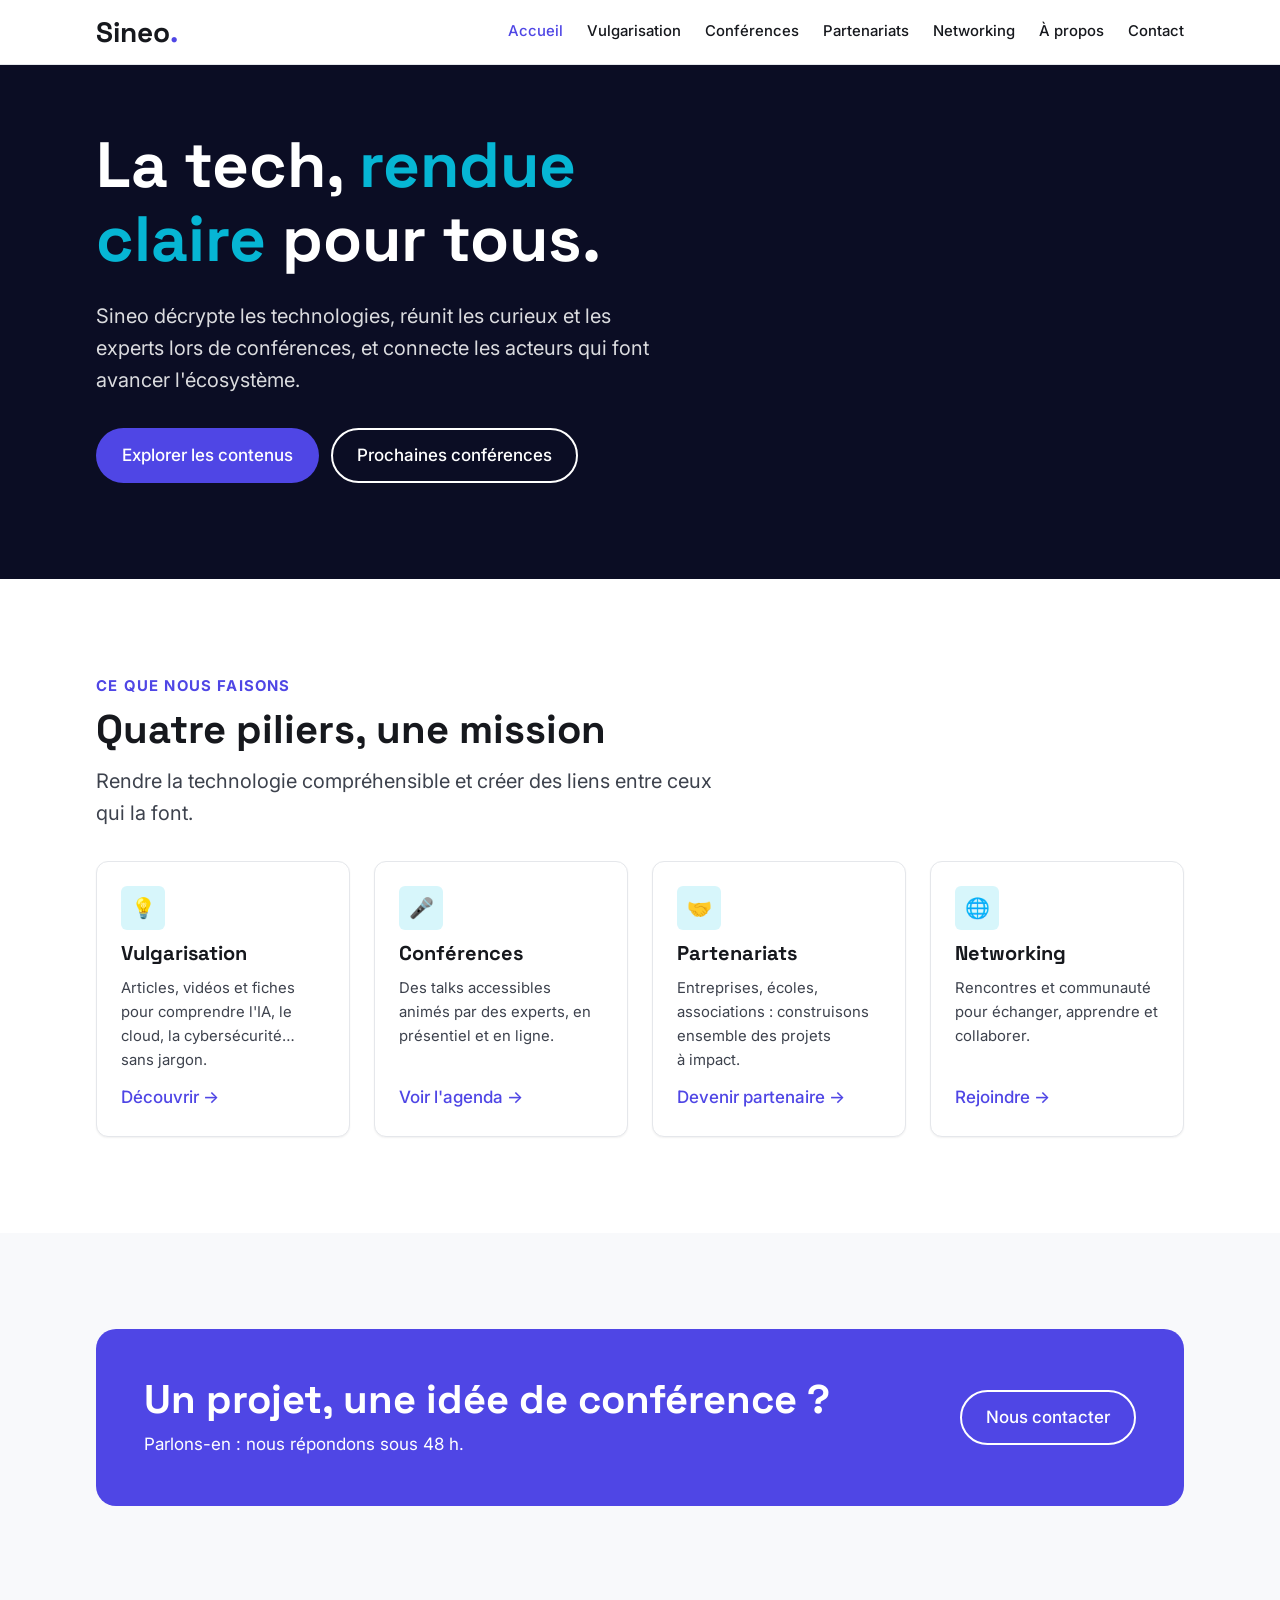
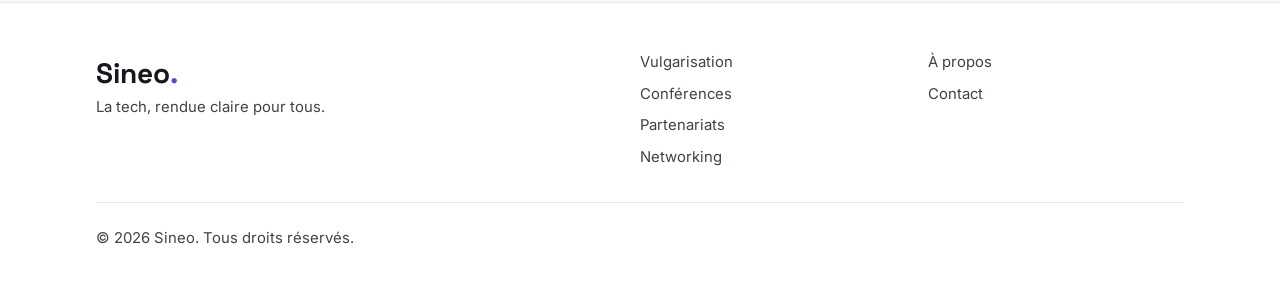
<file: index.html>
<!doctype html>
<html lang="fr">
<head>
  <meta charset="utf-8">
  <meta name="viewport" content="width=device-width, initial-scale=1">
  <title>Sineo — La tech, rendue claire</title>
  <meta name="description" content="Sineo rend la tech accessible : vulgarisation, conférences, partenariats et networking.">
  <meta name="theme-color" content="#0b0d24">
  <!-- i18n (plus tard) : <link rel="alternate" hreflang="en" href="/en/"> -->

  <link rel="preconnect" href="https://fonts.googleapis.com">
  <link rel="preconnect" href="https://fonts.gstatic.com" crossorigin>
  <link rel="stylesheet" href="https://fonts.googleapis.com/css2?family=Inter:wght@400;500;700&family=Space+Grotesk:wght@500;700&display=swap">

  <link rel="stylesheet" href="css/tokens.css">
  <link rel="stylesheet" href="css/base.css">
  <link rel="stylesheet" href="css/components.css">

  <script>document.documentElement.classList.add('js')</script>
  <script src="js/main.js" defer></script>
</head>
<body>
  <a class="skip-link" href="#contenu">Aller au contenu</a>

  <header class="site-header">
    <div class="container site-header__inner">
      <a class="logo" href="index.html">Sineo<span>.</span></a>

      <button class="nav-toggle" type="button" aria-expanded="false" aria-controls="site-nav">
        <span class="nav-toggle__bar" aria-hidden="true"></span>
        <span class="visually-hidden">Menu</span>
      </button>

      <nav id="site-nav" class="site-nav" aria-label="Navigation principale">
        <ul class="site-nav__list">
          <li><a class="site-nav__link" href="index.html" aria-current="page">Accueil</a></li>
          <li><a class="site-nav__link" href="vulgarisation.html">Vulgarisation</a></li>
          <li><a class="site-nav__link" href="conferences.html">Conférences</a></li>
          <li><a class="site-nav__link" href="partenariats.html">Partenariats</a></li>
          <li><a class="site-nav__link" href="networking.html">Networking</a></li>
          <li><a class="site-nav__link" href="a-propos.html">À propos</a></li>
          <li><a class="site-nav__link" href="contact.html">Contact</a></li>
        </ul>
      </nav>
    </div>
  </header>

  <main id="contenu">
    <!-- Hero -->
    <section class="hero">
      <div class="container">
        <h1 class="hero__title">La tech, <em>rendue claire</em> pour tous.</h1>
        <p class="hero__lead">
          Sineo décrypte les technologies, réunit les curieux et les experts
          lors de conférences, et connecte les acteurs qui font avancer l'écosystème.
        </p>
        <div class="hero__actions">
          <a class="btn btn--primary" href="vulgarisation.html">Explorer les contenus</a>
          <a class="btn btn--ghost" href="conferences.html">Prochaines conférences</a>
        </div>
      </div>
    </section>

    <!-- Piliers -->
    <section class="section" aria-labelledby="piliers-titre">
      <div class="container">
        <header class="section__header">
          <p class="section__eyebrow">Ce que nous faisons</p>
          <h2 id="piliers-titre" class="section__title">Quatre piliers, une mission</h2>
          <p class="section__lead">Rendre la technologie compréhensible et créer des liens entre ceux qui la font.</p>
        </header>

        <ul class="card-grid">
          <li>
            <article class="card">
              <div class="card__icon" aria-hidden="true">💡</div>
              <h3 class="card__title">Vulgarisation</h3>
              <p class="card__text">Articles, vidéos et fiches pour comprendre l'IA, le cloud, la cybersécurité… sans jargon.</p>
              <a class="card__link" href="vulgarisation.html">Découvrir →</a>
            </article>
          </li>
          <li>
            <article class="card">
              <div class="card__icon" aria-hidden="true">🎤</div>
              <h3 class="card__title">Conférences</h3>
              <p class="card__text">Des talks accessibles animés par des experts, en présentiel et en ligne.</p>
              <a class="card__link" href="conferences.html">Voir l'agenda →</a>
            </article>
          </li>
          <li>
            <article class="card">
              <div class="card__icon" aria-hidden="true">🤝</div>
              <h3 class="card__title">Partenariats</h3>
              <p class="card__text">Entreprises, écoles, associations : construisons ensemble des projets à impact.</p>
              <a class="card__link" href="partenariats.html">Devenir partenaire →</a>
            </article>
          </li>
          <li>
            <article class="card">
              <div class="card__icon" aria-hidden="true">🌐</div>
              <h3 class="card__title">Networking</h3>
              <p class="card__text">Rencontres et communauté pour échanger, apprendre et collaborer.</p>
              <a class="card__link" href="networking.html">Rejoindre →</a>
            </article>
          </li>
        </ul>
      </div>
    </section>

    <!-- À venir : chiffres clés, prochains événements, partenaires, témoignages (voir issue « Page : Accueil ») -->

    <!-- CTA -->
    <section class="section section--alt" aria-labelledby="cta-titre">
      <div class="container">
        <div class="cta">
          <div>
            <h2 id="cta-titre" class="cta__title">Un projet, une idée de conférence ?</h2>
            <p>Parlons-en : nous répondons sous 48 h.</p>
          </div>
          <a class="btn btn--ghost" href="contact.html">Nous contacter</a>
        </div>
      </div>
    </section>
  </main>

  <footer class="site-footer">
    <div class="container">
      <div class="site-footer__grid">
        <div>
          <a class="logo" href="index.html">Sineo<span>.</span></a>
          <p>La tech, rendue claire pour tous.</p>
        </div>
        <nav aria-label="Activités">
          <ul class="site-footer__list">
            <li><a href="vulgarisation.html">Vulgarisation</a></li>
            <li><a href="conferences.html">Conférences</a></li>
            <li><a href="partenariats.html">Partenariats</a></li>
            <li><a href="networking.html">Networking</a></li>
          </ul>
        </nav>
        <nav aria-label="Sineo">
          <ul class="site-footer__list">
            <li><a href="a-propos.html">À propos</a></li>
            <li><a href="contact.html">Contact</a></li>
          </ul>
        </nav>
      </div>
      <p class="site-footer__bottom">© <span id="year">2026</span> Sineo. Tous droits réservés.</p>
    </div>
  </footer>
</body>
</html>
</file>
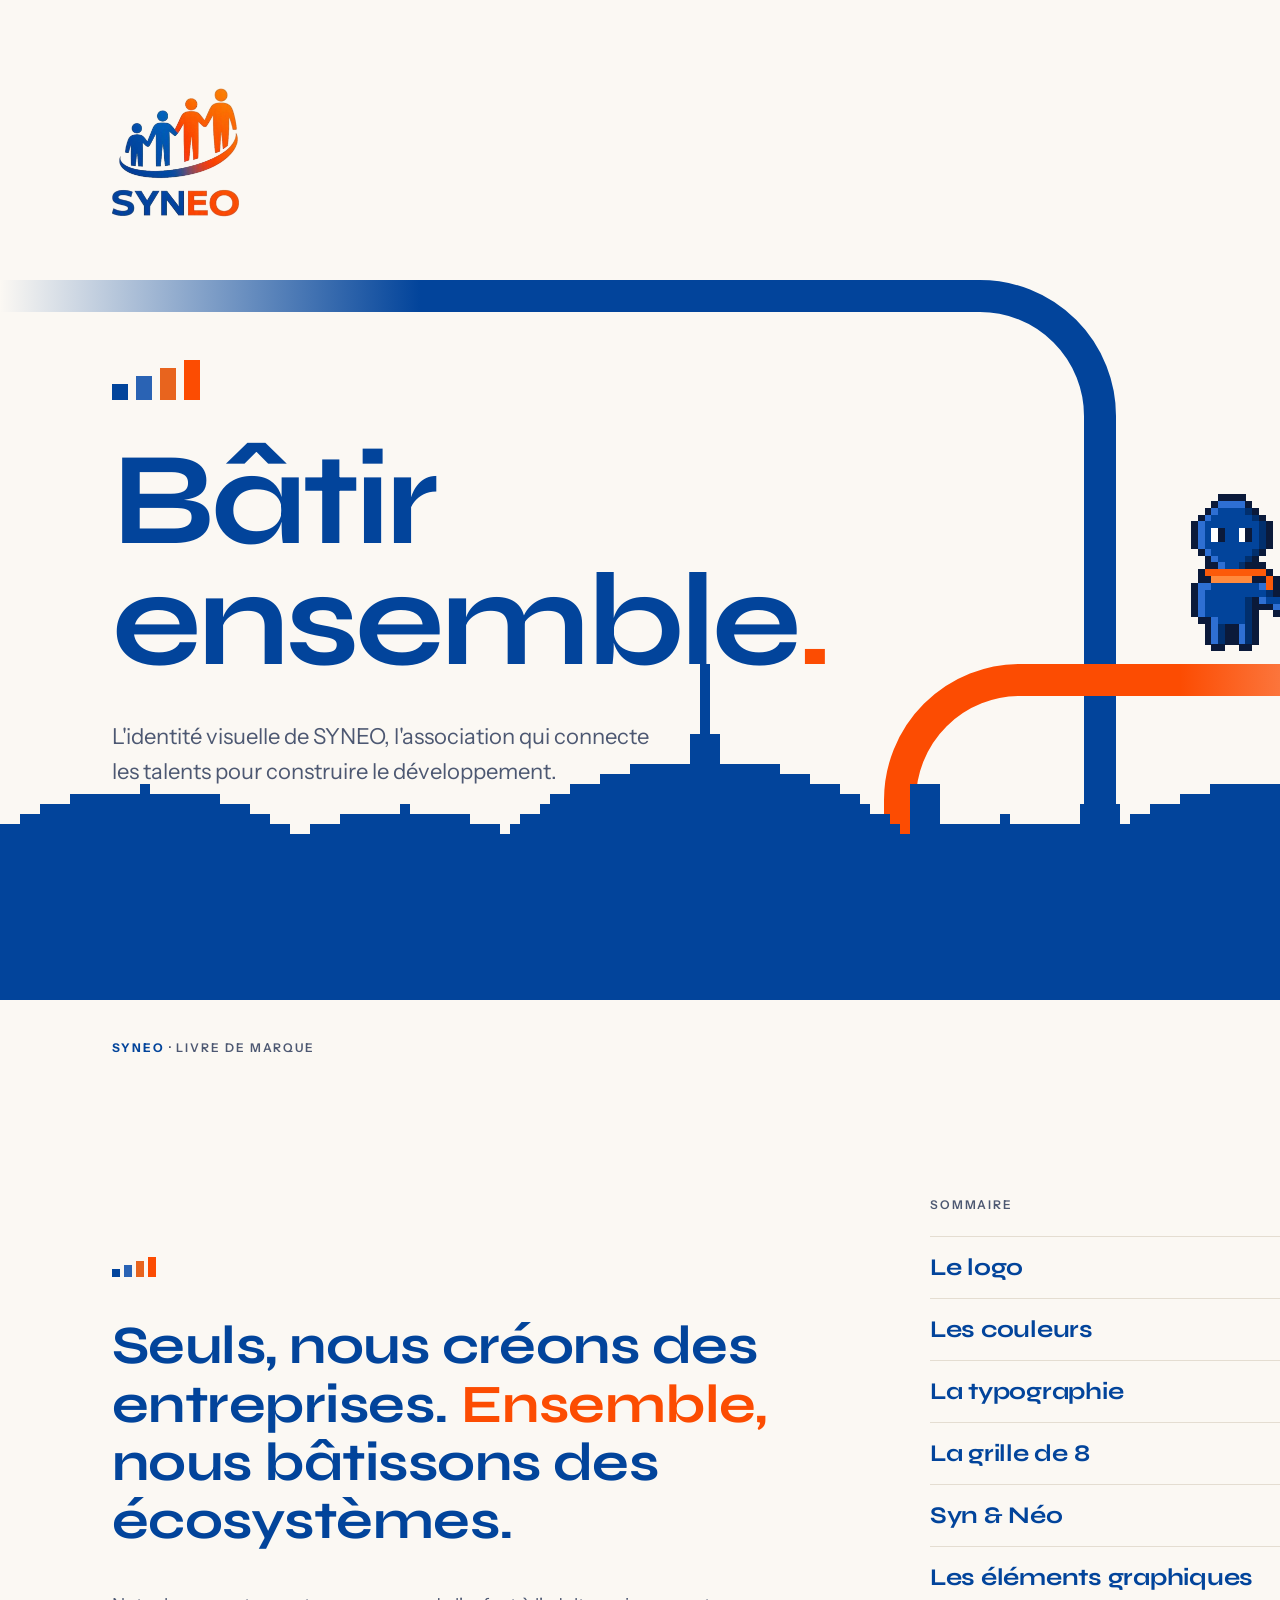
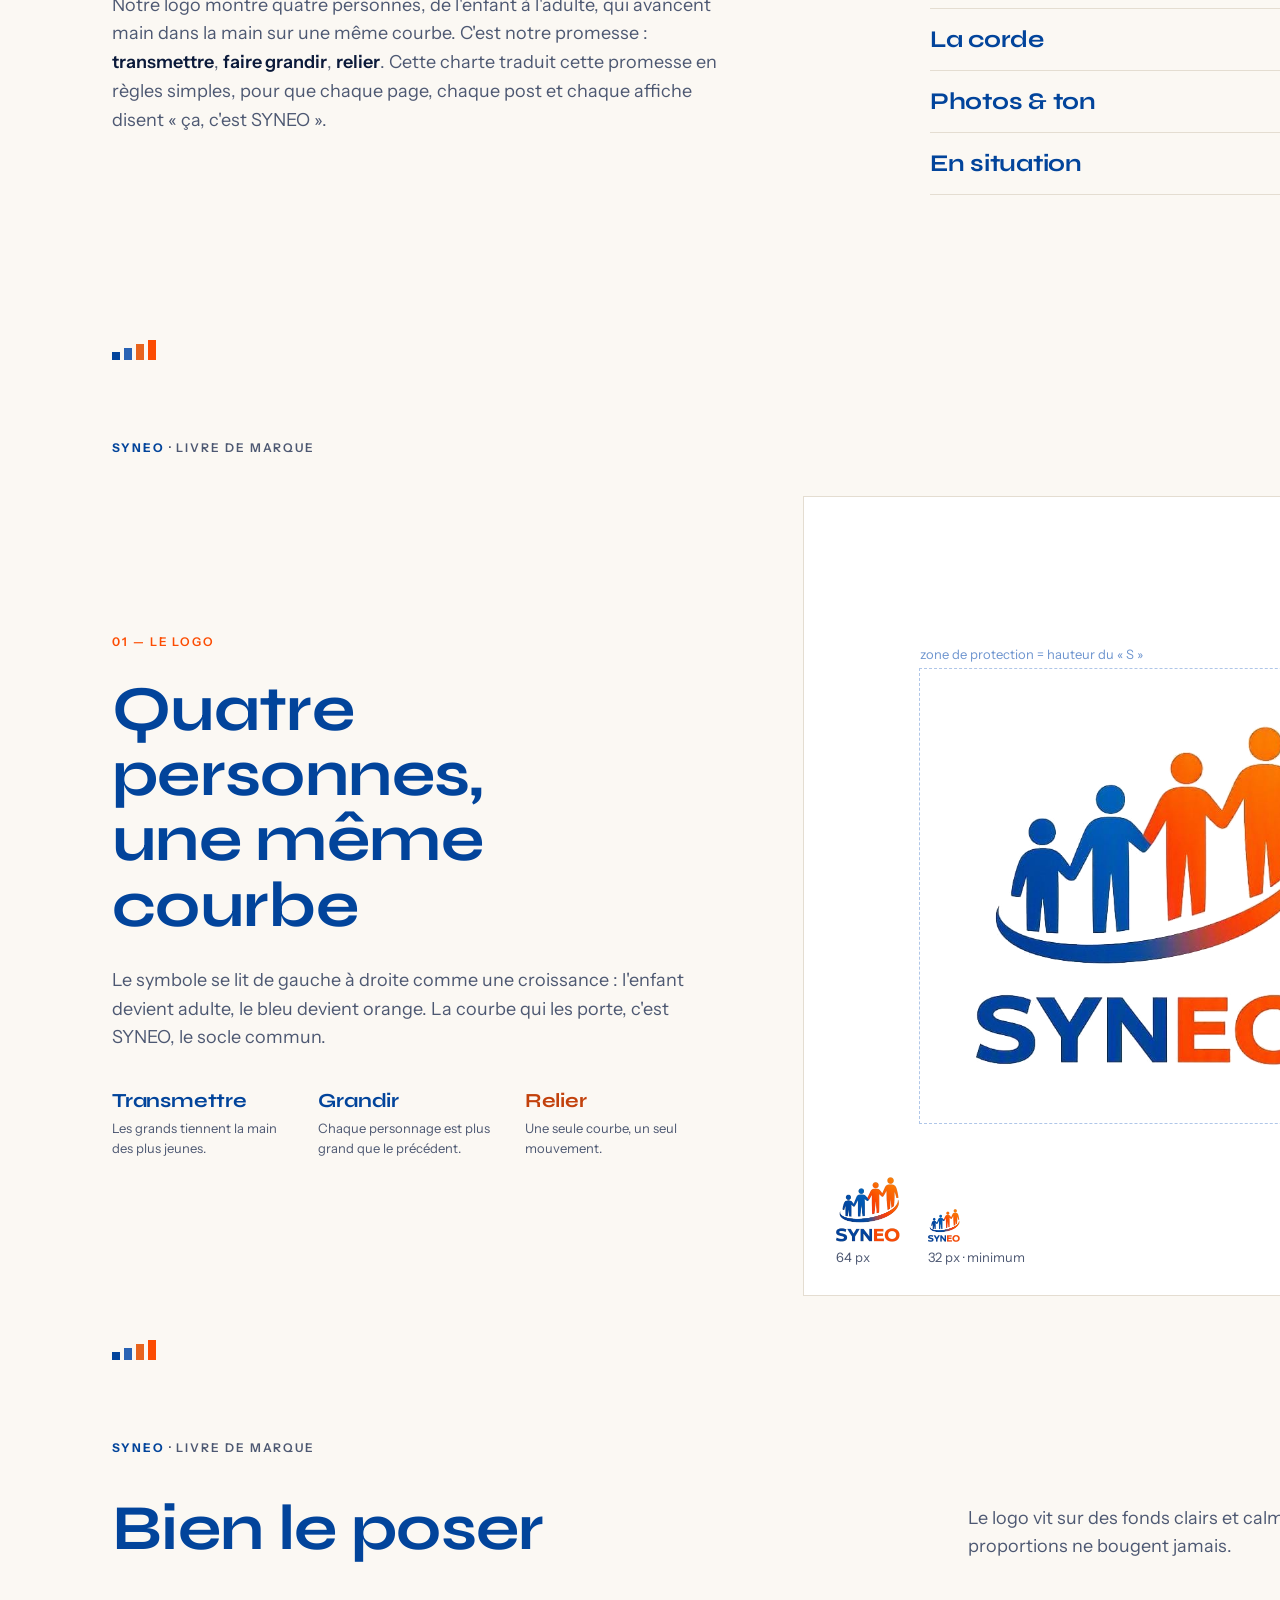
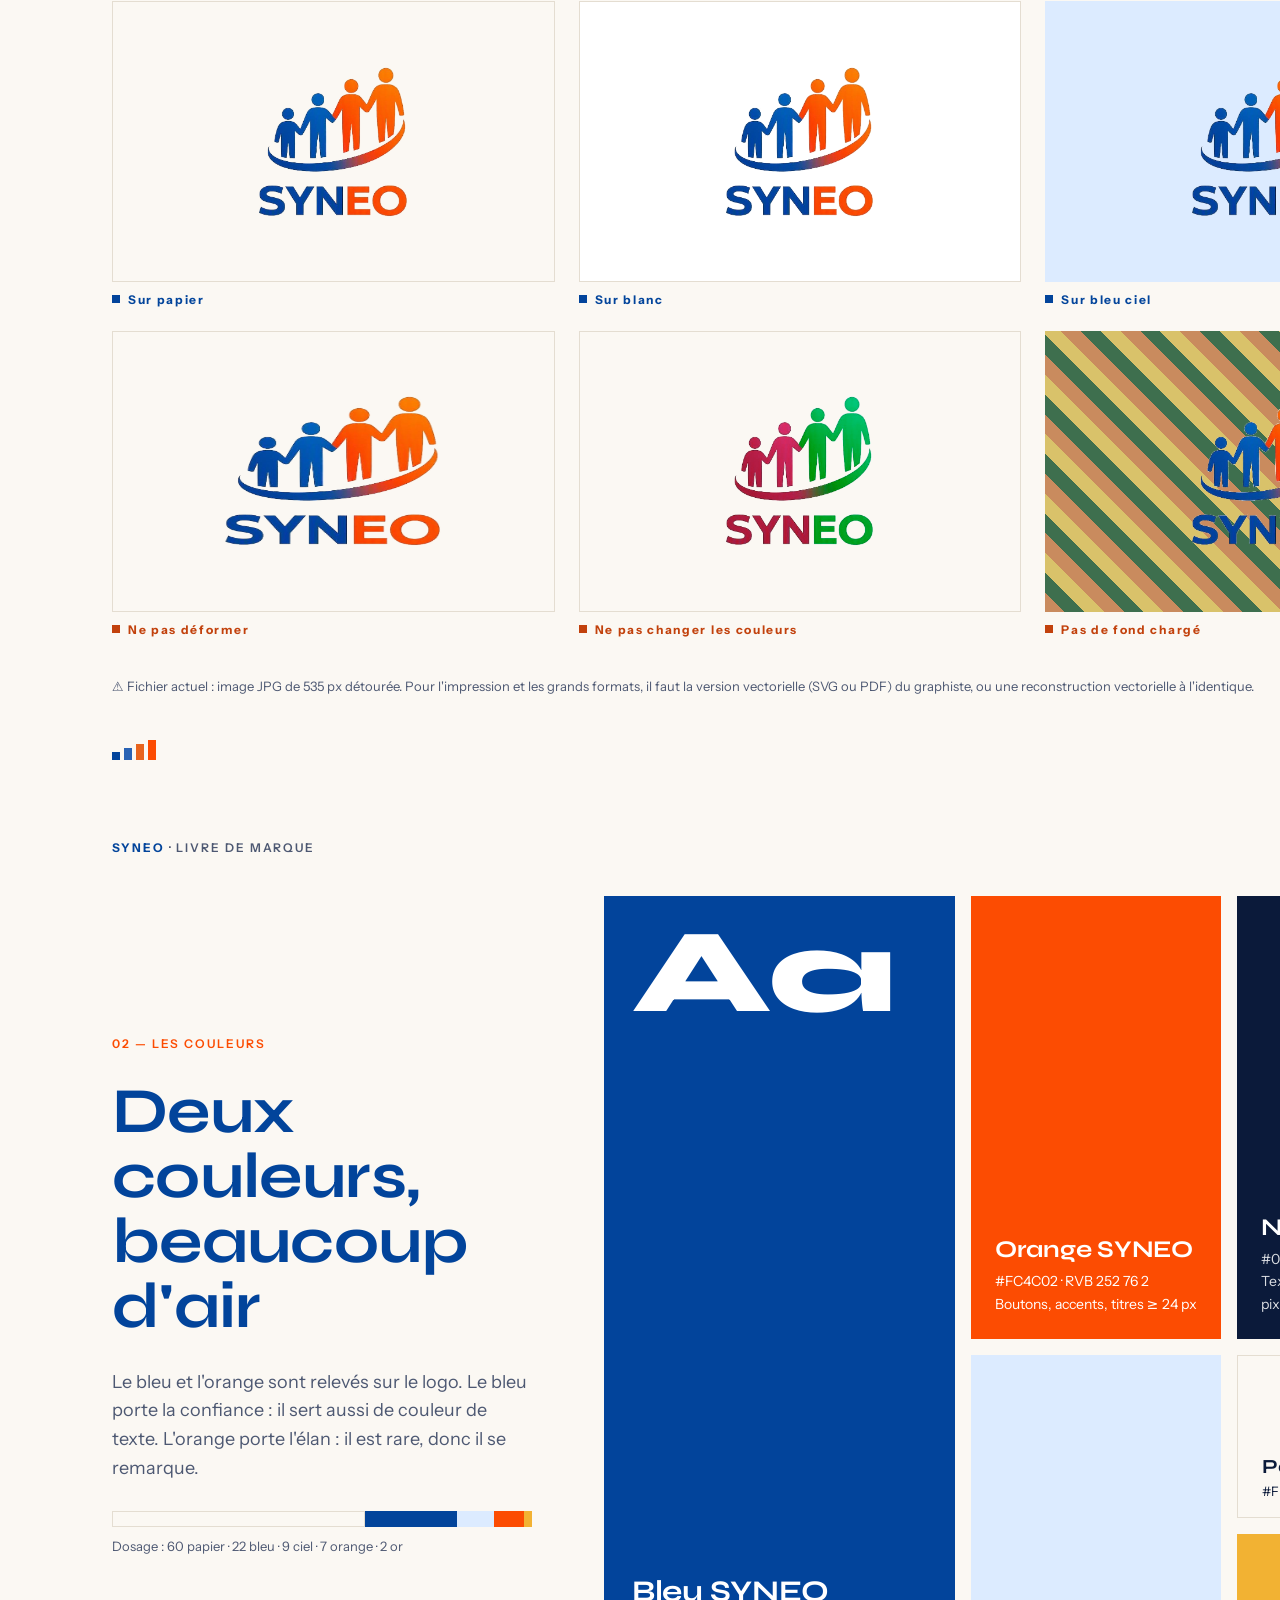
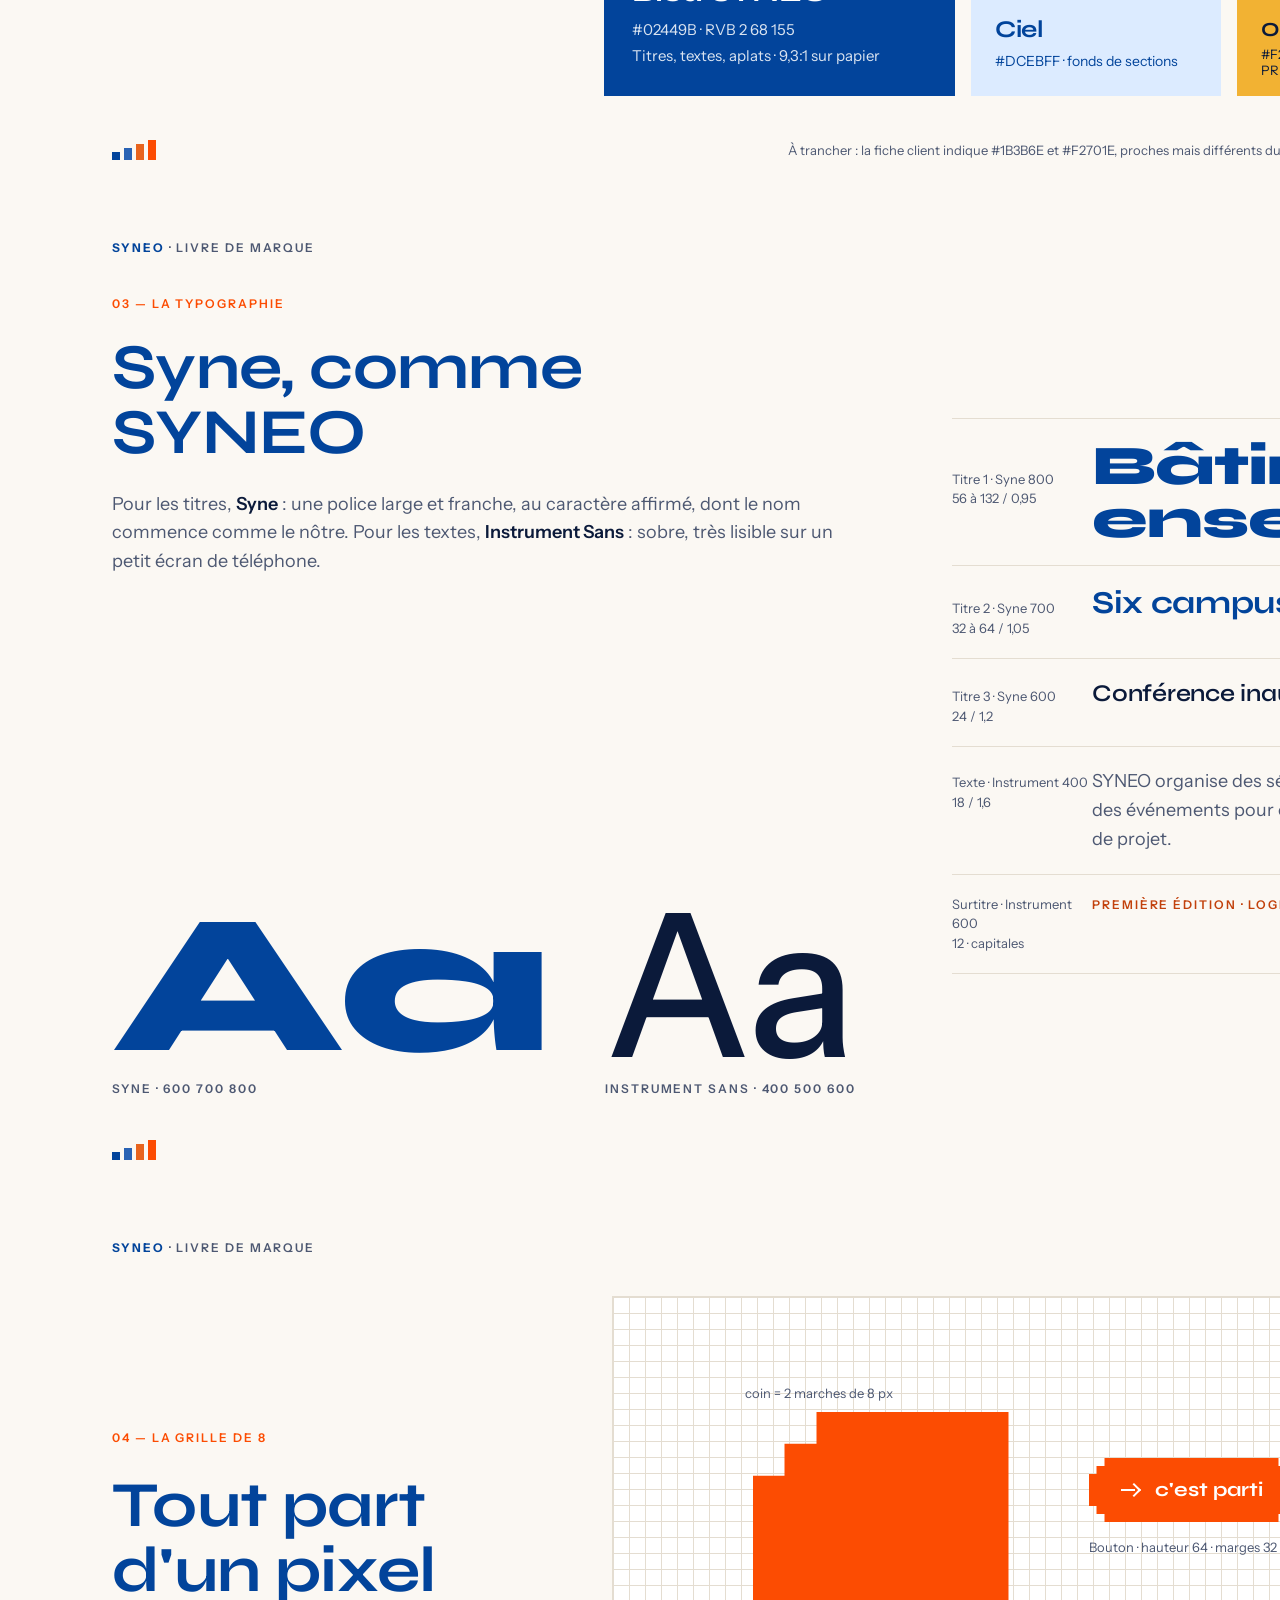
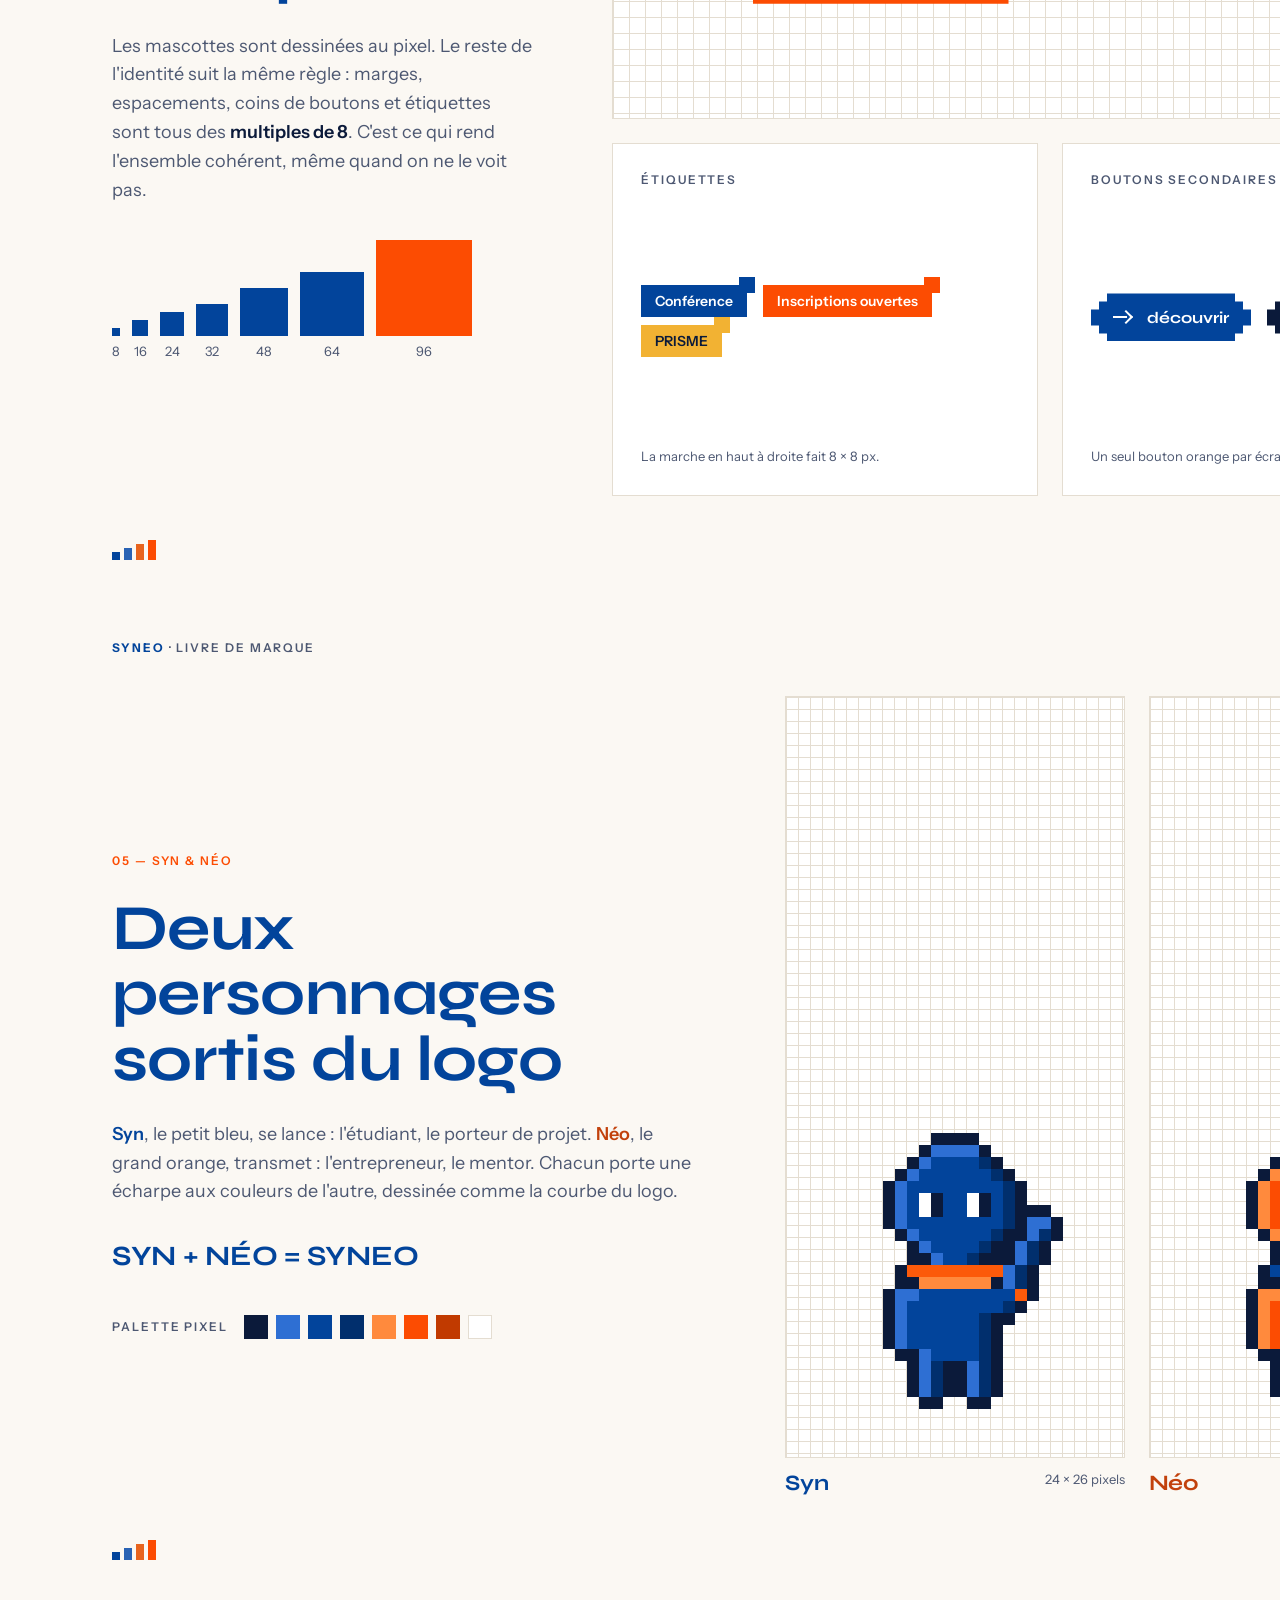
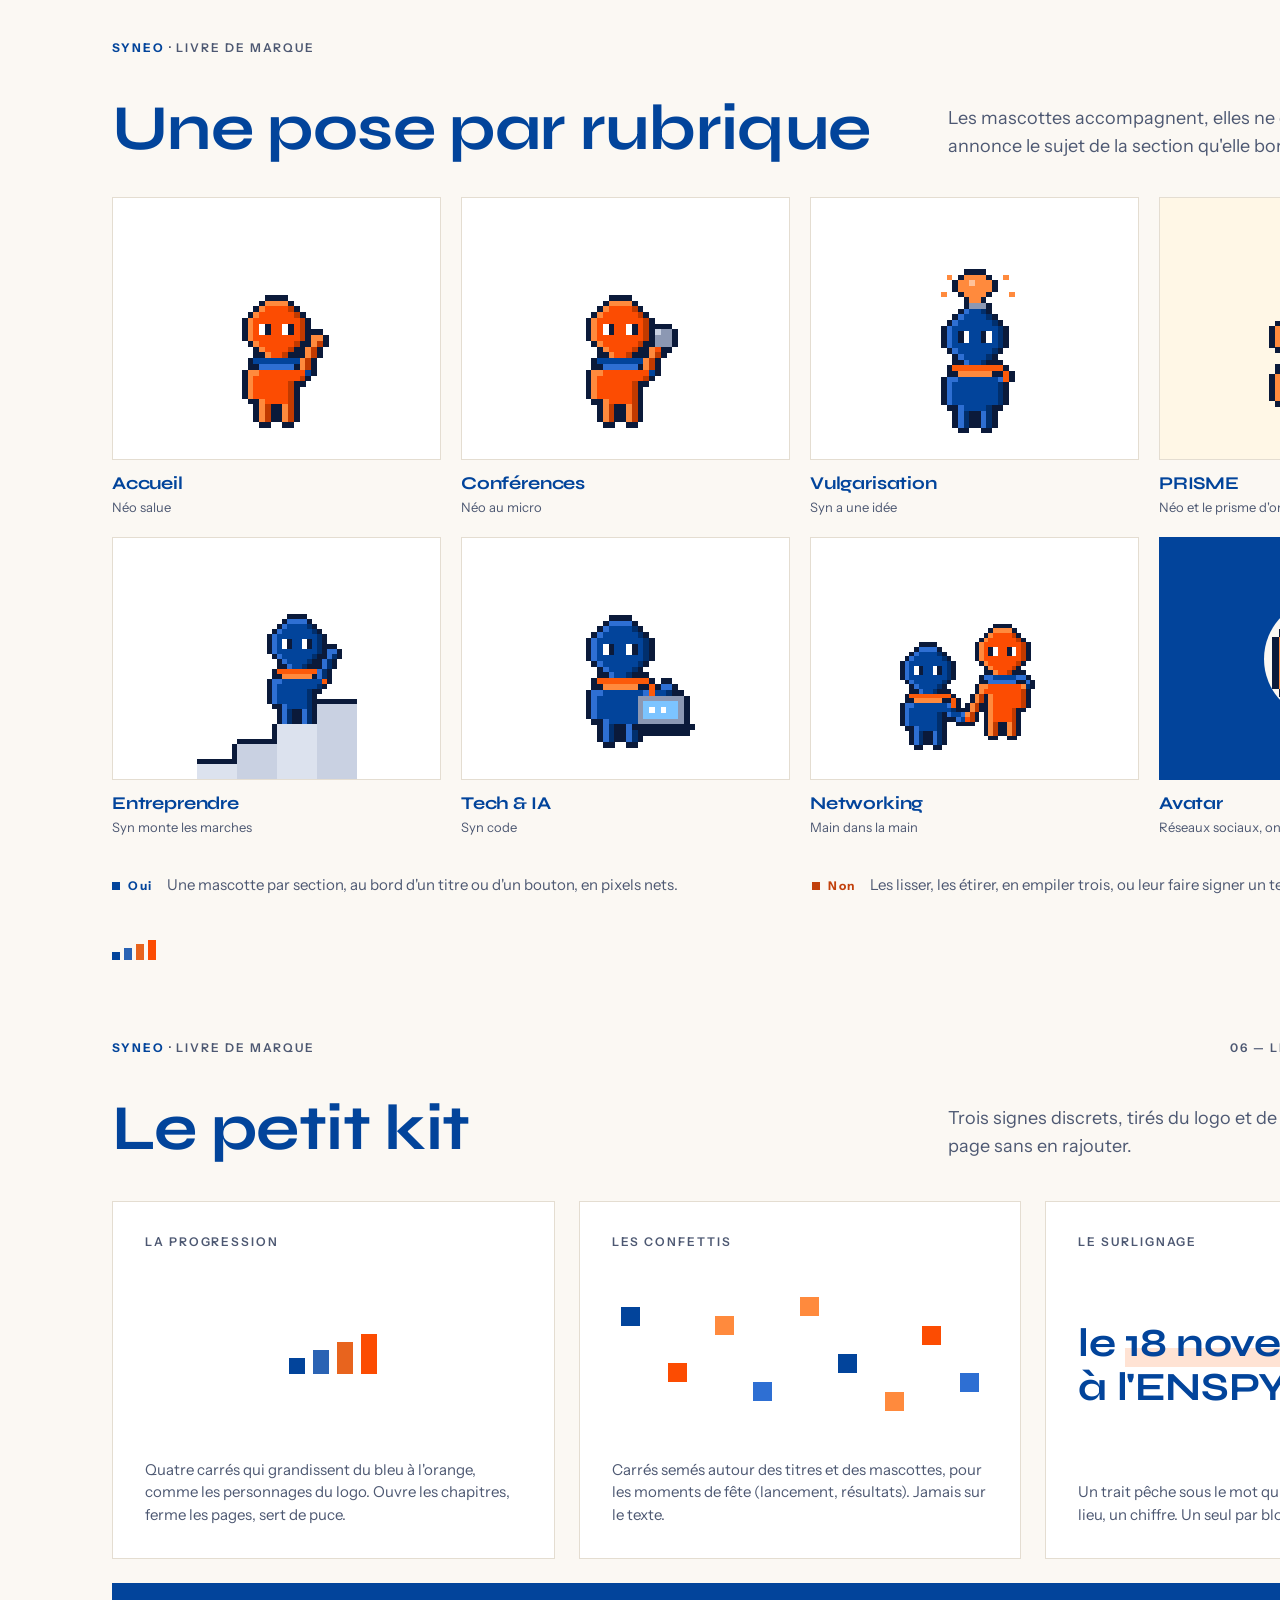
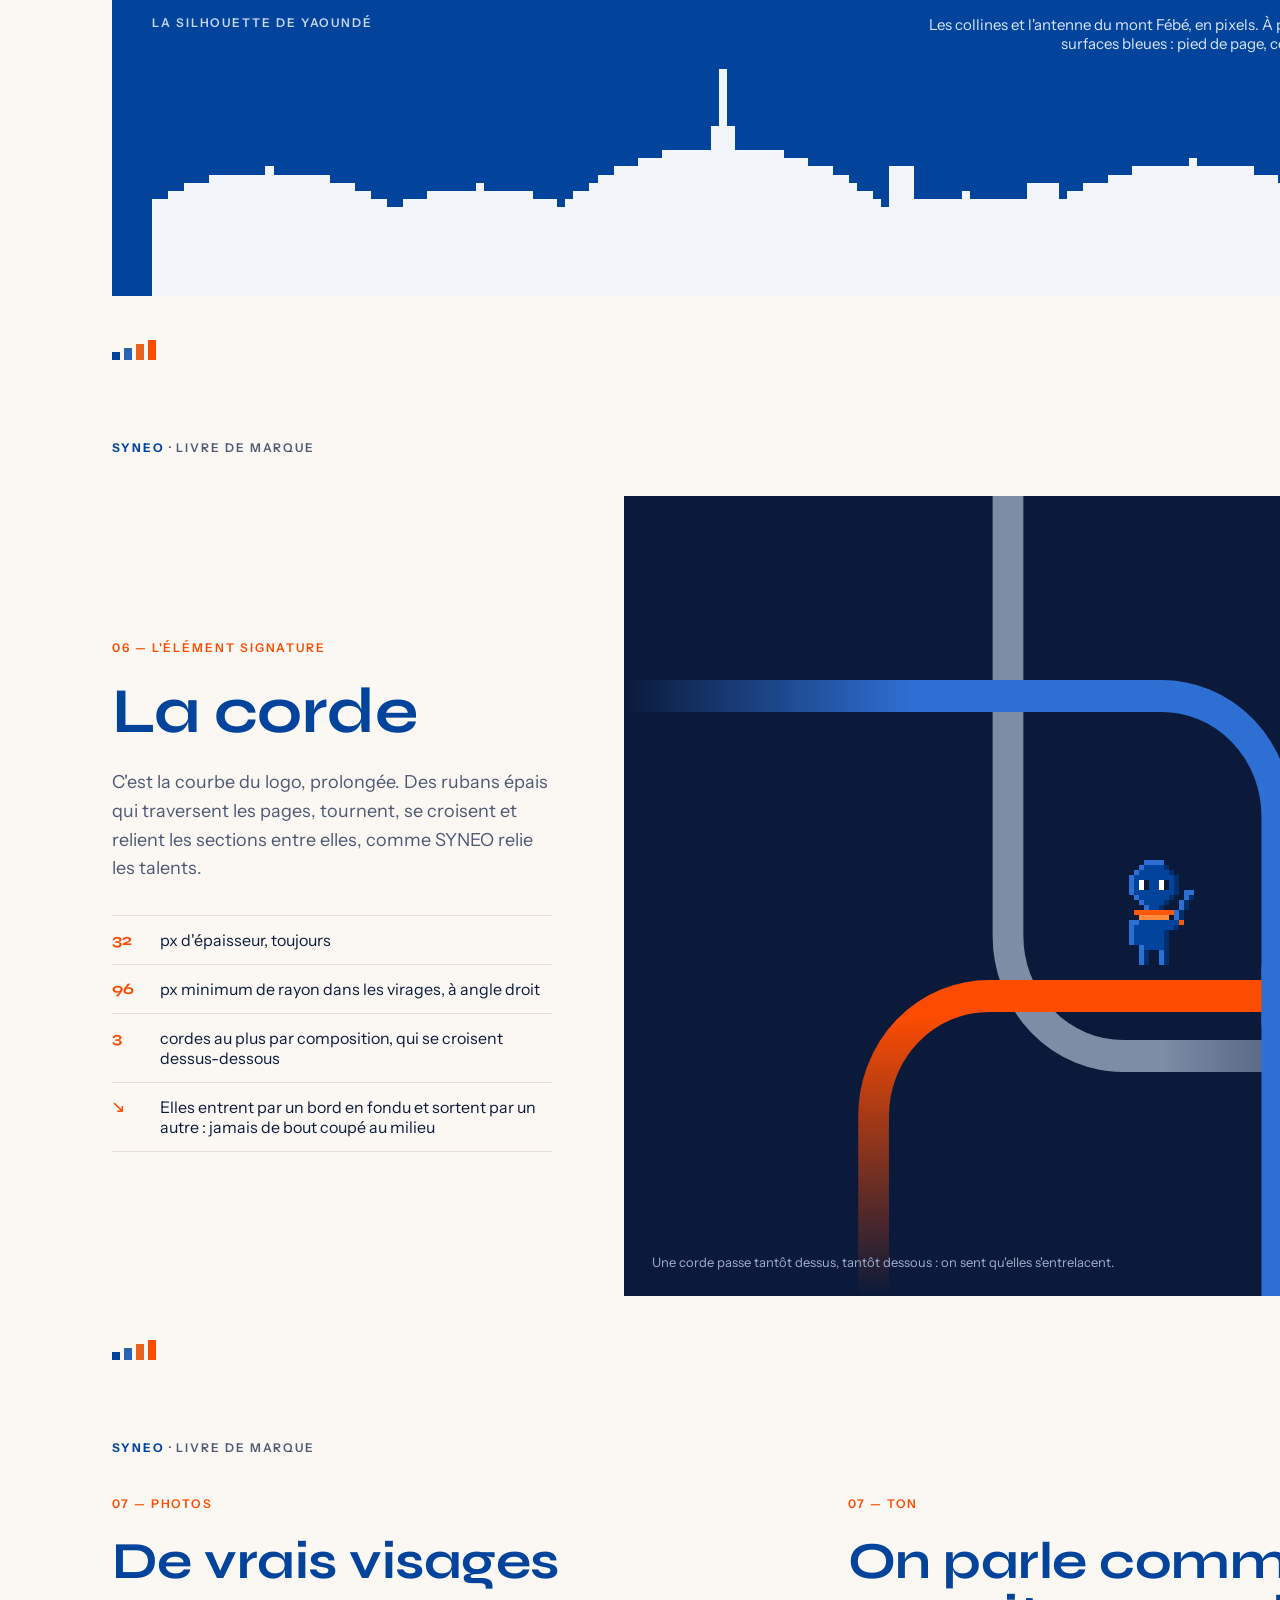
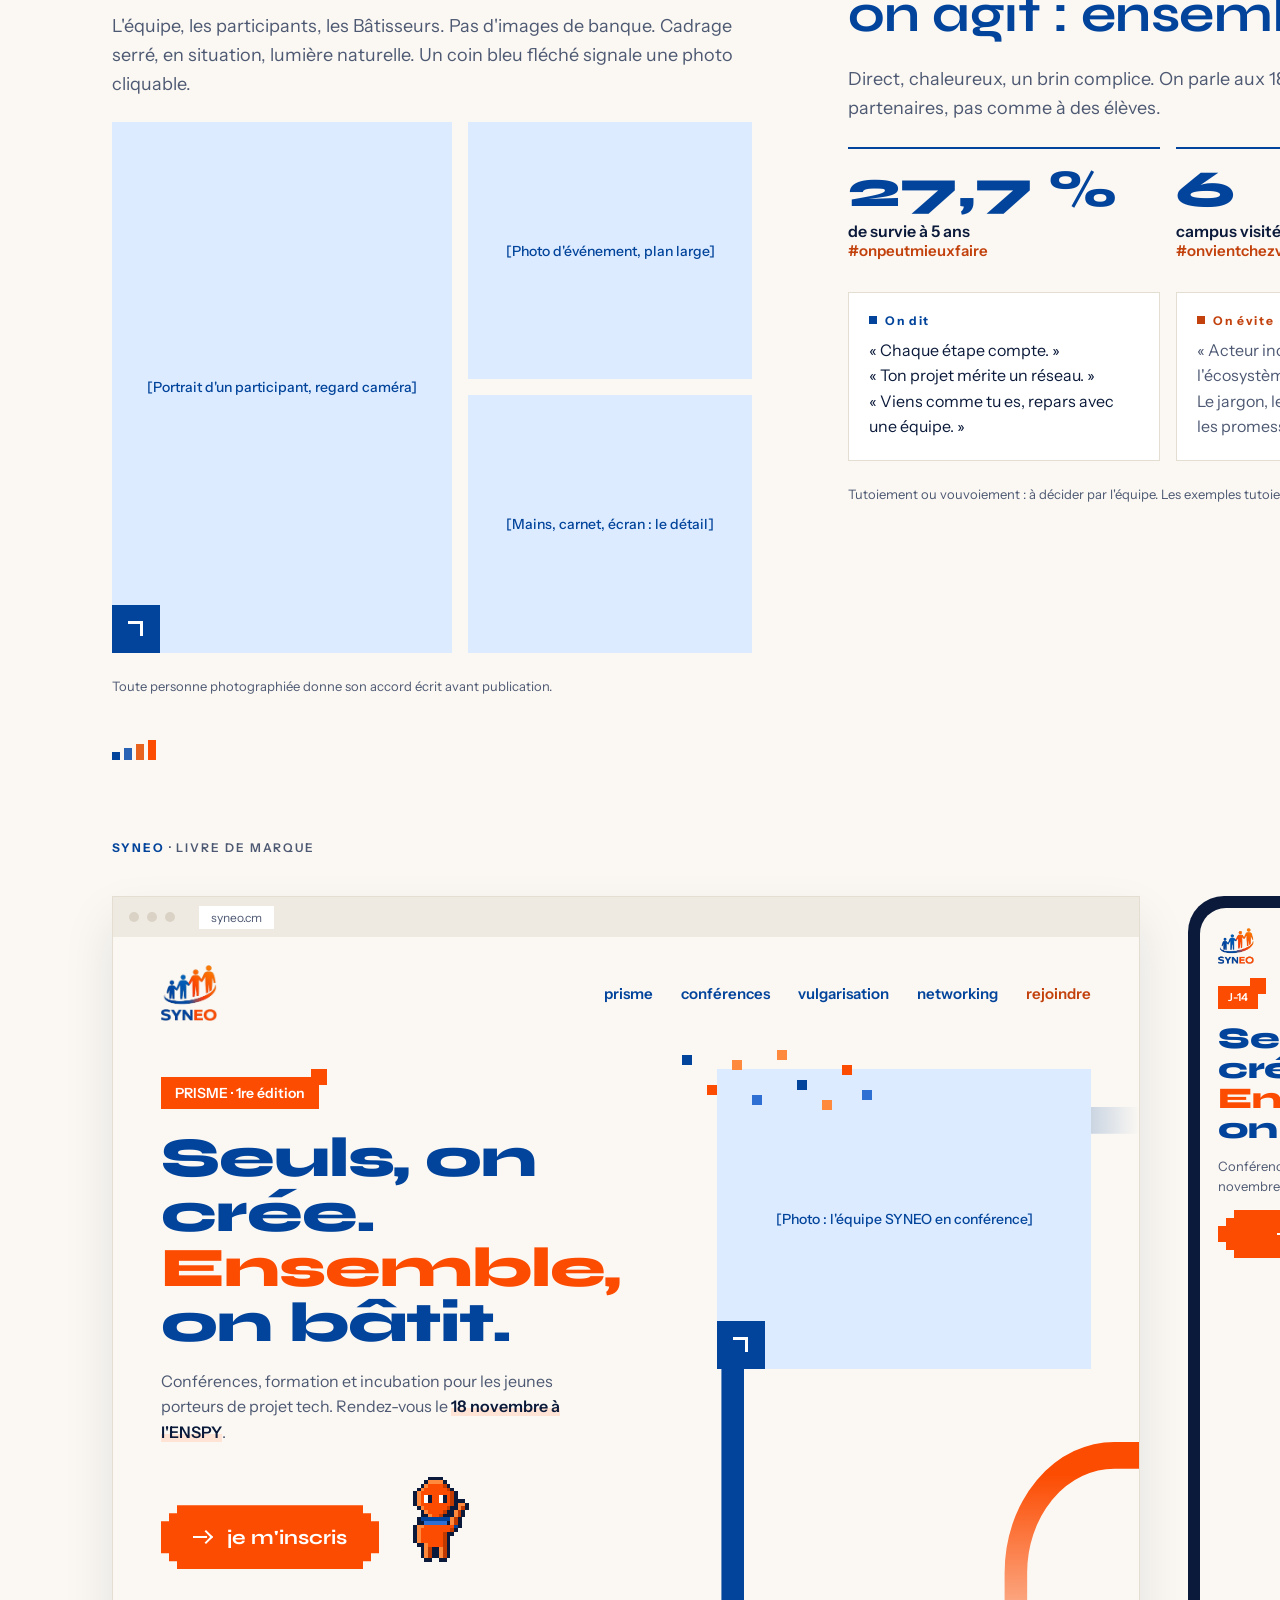
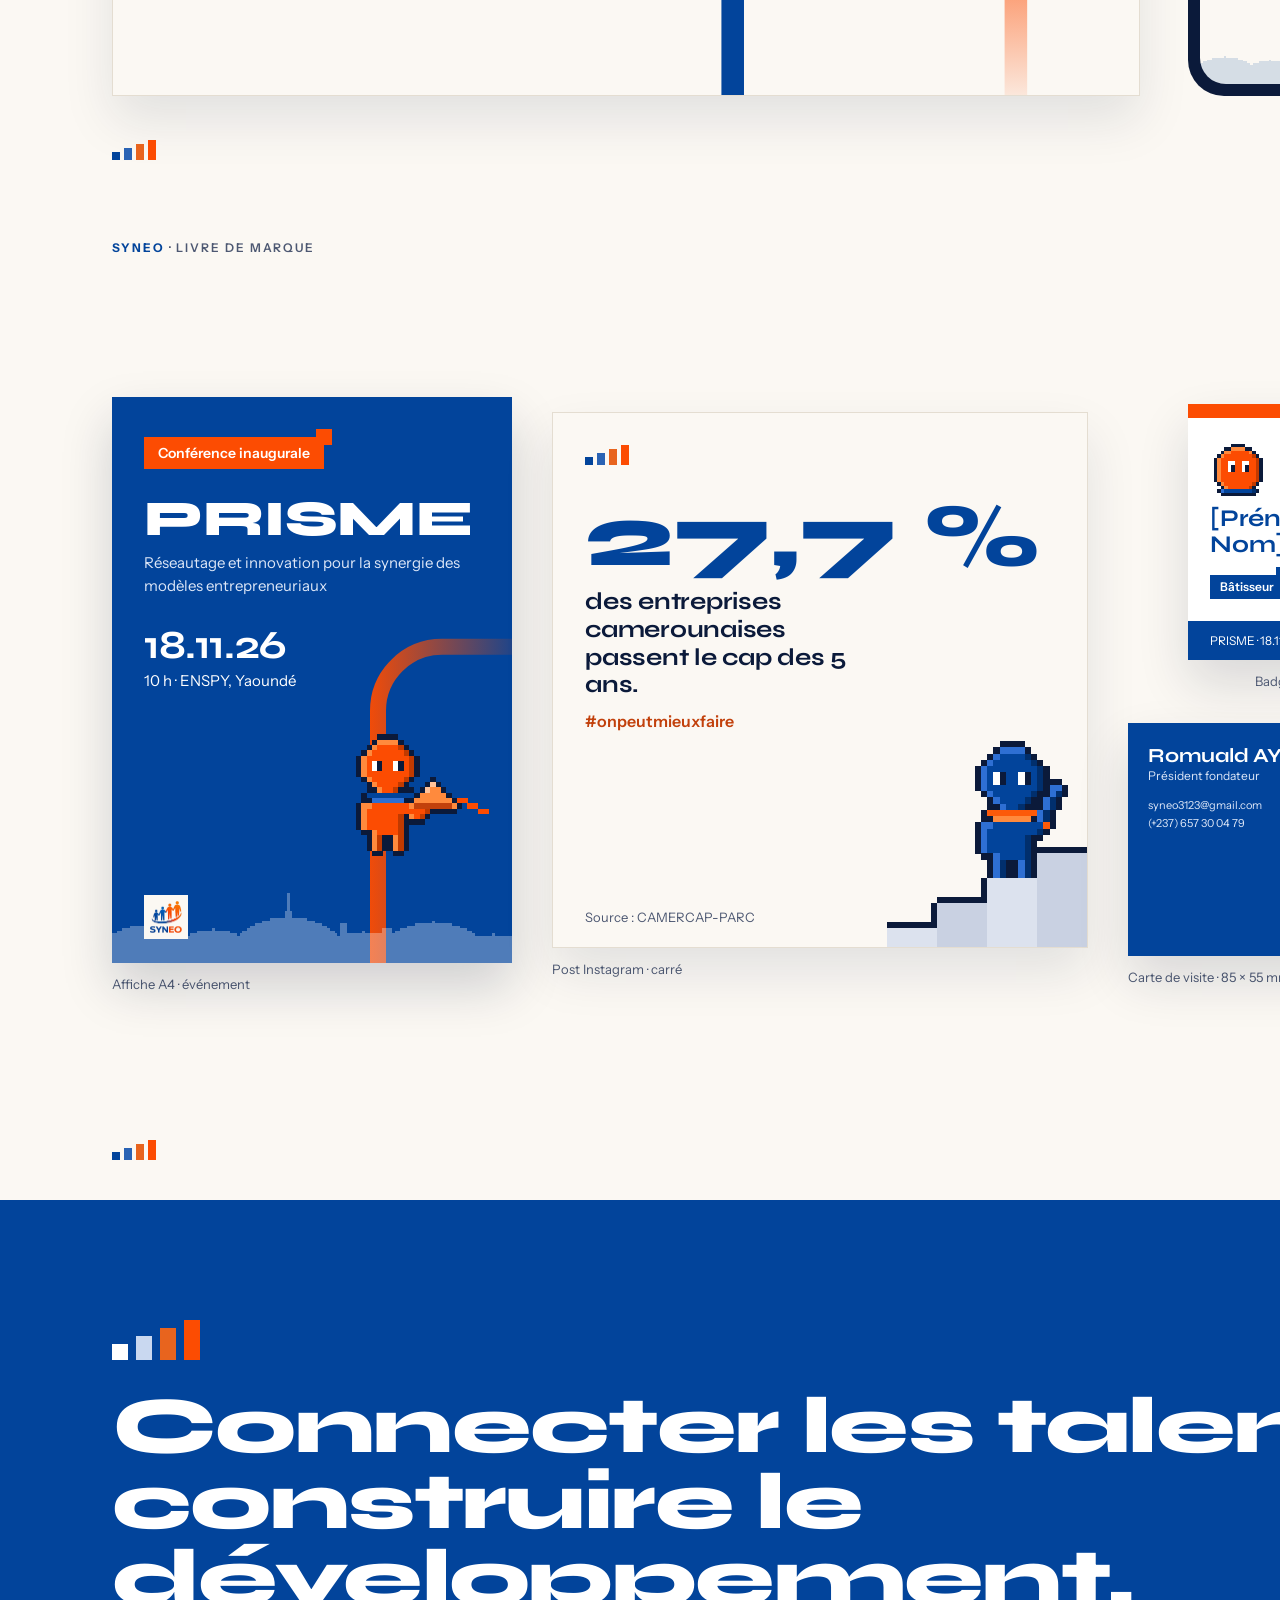
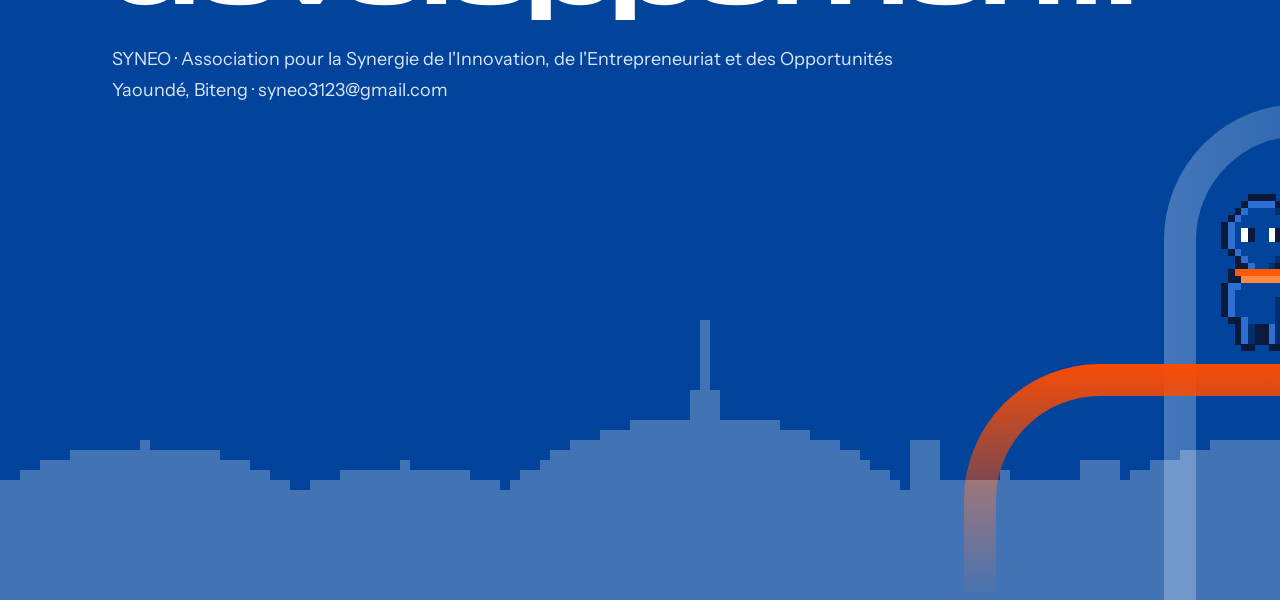
<file: docs/design/charte-v2.html>
<!doctype html>
<html lang="fr">
<head>
<meta charset="utf-8">
<title>SYNEO — Livre de marque v2</title>
<link rel="stylesheet" href="https://fonts.googleapis.com/css2?family=Syne:wght@500;600;700;800&amp;family=Instrument+Sans:ital,wght@0,400;0,500;0,600;0,700;1,400&amp;display=swap">
<style>
:root{
  --bleu:#02449B; --bleu-7:#2A63B4; --bleu-5:#6E95CF; --bleu-3:#AFC6E8; --ciel:#DCEBFF;
  --orange:#FC4C02; --orange-f:#C2410C; --peche:#FFE3D4;
  --nuit:#0B1A3A; --gris:#4D5872; --trait:#E4DDD1;
  --papier:#FBF8F3; --or:#F2B233; --blanc:#FFFFFF;
  --u:8px;
}
@page{size:1600px 1000px;margin:0}
*{box-sizing:border-box}
html,body{margin:0;background:#DAD5CC}
body{font-family:'Instrument Sans',system-ui,sans-serif;color:var(--nuit);-webkit-print-color-adjust:exact;print-color-adjust:exact}
.page{width:1600px;height:1000px;position:relative;overflow:hidden;background:var(--papier);page-break-after:always;break-after:page;margin:0 auto}
.in{position:absolute;inset:96px 112px 104px}
h1,h2,h3,.syne{font-family:Syne,sans-serif;font-weight:700;margin:0;letter-spacing:-.01em}
h2{font-size:64px;line-height:1.02;color:var(--bleu)}
h3{font-size:22px;color:var(--nuit)}
p{margin:0;font-size:18px;line-height:1.6;color:var(--gris)}
p strong{color:var(--nuit);font-weight:600}
img.px{image-rendering:pixelated;display:block}
.small{font-size:13px;line-height:1.5;color:var(--gris)}
.cap{font-size:12px;font-weight:600;letter-spacing:.16em;text-transform:uppercase;color:var(--gris)}
/* En-tête et pied de page courants */
.run{position:absolute;left:112px;right:112px;top:40px;display:flex;justify-content:space-between;align-items:center}
.run .cap b{color:var(--bleu)}
.foot{position:absolute;left:112px;right:112px;bottom:40px;display:flex;justify-content:space-between;align-items:flex-end}
/* La progression : 4 carrés qui grandissent, du bleu à l'orange */
.prog{display:inline-flex;align-items:flex-end;gap:4px}
.prog i{display:block}
.prog i:nth-child(1){width:8px;height:8px;background:var(--bleu)}
.prog i:nth-child(2){width:8px;height:12px;background:var(--bleu-7)}
.prog i:nth-child(3){width:8px;height:16px;background:#E8641E}
.prog i:nth-child(4){width:8px;height:20px;background:var(--orange)}
.prog.l i:nth-child(1){width:16px;height:16px}.prog.l i:nth-child(2){width:16px;height:24px}.prog.l i:nth-child(3){width:16px;height:32px}.prog.l i:nth-child(4){width:16px;height:40px}.prog.l{gap:8px}
/* Bouton : coins en escalier de 8 px */
.btn{display:inline-flex;align-items:center;gap:14px;height:64px;padding:0 32px;background:var(--orange);color:#fff;font-family:Syne,sans-serif;font-weight:700;font-size:20px;text-decoration:none;white-space:nowrap;
  clip-path:polygon(0 16px,8px 16px,8px 8px,16px 8px,16px 0,calc(100% - 16px) 0,calc(100% - 16px) 8px,calc(100% - 8px) 8px,calc(100% - 8px) 16px,100% 16px,100% calc(100% - 16px),calc(100% - 8px) calc(100% - 16px),calc(100% - 8px) calc(100% - 8px),calc(100% - 16px) calc(100% - 8px),calc(100% - 16px) 100%,16px 100%,16px calc(100% - 8px),8px calc(100% - 8px),8px calc(100% - 16px),0 calc(100% - 16px))}
.btn.b{background:var(--bleu)}
.btn.sm{height:48px;padding:0 22px;font-size:16px}
.arr{width:20px;height:14px;position:relative;display:inline-block}
.arr::before{content:"";position:absolute;left:0;top:6px;width:14px;height:2px;background:currentColor}
.arr::after{content:"";position:absolute;right:2px;top:2px;width:8px;height:8px;border-top:2px solid currentColor;border-right:2px solid currentColor;transform:rotate(45deg)}
/* Étiquette avec marche pixel */
.tag{position:relative;display:inline-block;background:var(--bleu);color:#fff;font-weight:600;font-size:14px;line-height:1;padding:9px 14px;margin:8px 16px 0 0}
.tag::before{content:"";position:absolute;right:-8px;top:-8px;width:8px;height:8px;background:inherit;box-shadow:-8px 0 0 0 var(--tc,var(--bleu))}
.tag::after{content:"";position:absolute;right:-8px;top:0;width:8px;height:8px;background:inherit}
.tag.o{background:var(--orange);--tc:var(--orange)}
.tag.g{background:var(--or);color:var(--nuit);--tc:var(--or)}
.rule{height:1px;background:var(--trait)}
.chip{width:100%;display:flex;flex-direction:column}
.grid-bg{background-image:linear-gradient(var(--trait) 1px,transparent 1px),linear-gradient(90deg,var(--trait) 1px,transparent 1px)}
.ok,.ko{font-size:12px;font-weight:700;letter-spacing:.14em;display:flex;align-items:center;gap:8px}
.ok{color:var(--bleu)}.ko{color:var(--orange-f)}
.ok::before,.ko::before{content:"";width:8px;height:8px;background:currentColor}
.corner-tab{position:absolute;left:0;bottom:0;width:48px;height:48px;background:var(--bleu)}
.corner-tab::after{content:"";position:absolute;left:16px;top:16px;width:12px;height:12px;border-top:3px solid #fff;border-right:3px solid #fff}
.ropes{position:absolute;inset:0;width:100%;height:100%;pointer-events:none}
.ropes path{fill:none;stroke-width:32}
.z{position:relative;z-index:1}
.ph{background:var(--ciel);position:relative;display:flex;align-items:center;justify-content:center;text-align:center;font-size:14px;font-weight:500;color:var(--bleu);padding:24px}
</style>
</head>
<body>

<!-- ================= 1. COUVERTURE ================= -->
<div class="page">
  <img src="../../assets/img/logo-syneo-transparent.png" alt="SYNEO" style="position:absolute;left:112px;top:88px;width:128px">
  <div class="cap" style="position:absolute;right:112px;top:104px;text-align:right">Livre de marque · v2<br><span style="color:var(--bleu)">Novembre 2026</span></div>
  <div class="z" style="position:absolute;left:112px;top:360px;width:820px">
    <div class="prog l" style="margin-bottom:40px"><i></i><i></i><i></i><i></i></div>
    <h1 style="font-size:132px;line-height:.92;color:var(--bleu);letter-spacing:-.03em">Bâtir<br>ensemble<span style="color:var(--orange)">.</span></h1>
    <p style="font-size:22px;margin-top:36px;max-width:560px">L'identité visuelle de SYNEO, l'association qui connecte les talents pour construire le développement.</p>
  </div>
  <svg class="ropes" viewBox="0 0 1600 1000" aria-hidden="true"><defs>
      <linearGradient id="fbc" gradientUnits="userSpaceOnUse" x1="0" y1="0" x2="420" y2="0"><stop offset="0" stop-color="#02449B" stop-opacity="0"/><stop offset="1" stop-color="#02449B"/></linearGradient>
      <linearGradient id="foc" gradientUnits="userSpaceOnUse" x1="1600" y1="0" x2="1180" y2="0"><stop offset="0" stop-color="#FC4C02" stop-opacity="0"/><stop offset="1" stop-color="#FC4C02"/></linearGradient>
      <linearGradient id="lgc" gradientUnits="userSpaceOnUse" x1="0" y1="0" x2="1600" y2="0"><stop offset="0" stop-color="#02449B"/><stop offset=".55" stop-color="#2A63B4"/><stop offset="1" stop-color="#FC4C02"/></linearGradient>
    </defs>
    <path d="M -20 296 H 980 A 120 120 0 0 1 1100 416 V 1040" stroke="url(#fbc)"/>
    <path d="M 1620 680 H 1020 A 120 120 0 0 0 900 800 V 1040" stroke="url(#foc)"/>
  </svg>
  <img class="px" src="../../assets/img/mascotte/duo-main-dans-la-main.svg" alt="Syn et Néo main dans la main, debout sur la corde" style="position:absolute;left:1150px;top:460px;width:300px">
  <div style="position:absolute;left:0;right:0;bottom:0">
    <img class="px" src="../../assets/img/mascotte/yaounde-bleu.svg" alt="" style="width:100%;height:auto">
    <div style="height:56px;background:var(--bleu)"></div>
  </div>
</div>

<!-- ================= 2. MANIFESTE ================= -->
<div class="page">
  <div class="run"><span class="cap"><b>SYNEO</b> · Livre de marque</span><span class="cap">Manifeste</span></div>
  <div class="in" style="display:grid;grid-template-columns:1.25fr 1fr;gap:120px">
    <div style="display:flex;flex-direction:column;justify-content:center;gap:40px">
      <div class="prog"><i></i><i></i><i></i><i></i></div>
      <p class="syne" style="font-size:54px;line-height:1.08;color:var(--bleu);font-weight:700">Seuls, nous créons des entreprises. <span style="color:var(--orange)">Ensemble,</span> nous bâtissons des écosystèmes.</p>
      <p style="max-width:620px">Notre logo montre quatre personnes, de l'enfant à l'adulte, qui avancent main dans la main sur une même courbe. C'est notre promesse : <strong>transmettre</strong>, <strong>faire grandir</strong>, <strong>relier</strong>. Cette charte traduit cette promesse en règles simples, pour que chaque page, chaque post et chaque affiche disent « ça, c'est SYNEO ».</p>
    </div>
    <div style="display:flex;flex-direction:column;justify-content:center">
      <div class="cap" style="margin-bottom:24px">Sommaire</div>
      <div style="display:flex;flex-direction:column">
        <div style="display:flex;justify-content:space-between;align-items:baseline;padding:16px 0;border-top:1px solid var(--trait)"><span class="syne" style="font-size:24px;color:var(--bleu)">Le logo</span><span class="cap">03</span></div>
        <div style="display:flex;justify-content:space-between;align-items:baseline;padding:16px 0;border-top:1px solid var(--trait)"><span class="syne" style="font-size:24px;color:var(--bleu)">Les couleurs</span><span class="cap">05</span></div>
        <div style="display:flex;justify-content:space-between;align-items:baseline;padding:16px 0;border-top:1px solid var(--trait)"><span class="syne" style="font-size:24px;color:var(--bleu)">La typographie</span><span class="cap">06</span></div>
        <div style="display:flex;justify-content:space-between;align-items:baseline;padding:16px 0;border-top:1px solid var(--trait)"><span class="syne" style="font-size:24px;color:var(--bleu)">La grille de 8</span><span class="cap">07</span></div>
        <div style="display:flex;justify-content:space-between;align-items:baseline;padding:16px 0;border-top:1px solid var(--trait)"><span class="syne" style="font-size:24px;color:var(--bleu)">Syn &amp; Néo</span><span class="cap">08</span></div>
        <div style="display:flex;justify-content:space-between;align-items:baseline;padding:16px 0;border-top:1px solid var(--trait)"><span class="syne" style="font-size:24px;color:var(--bleu)">Les éléments graphiques</span><span class="cap">10</span></div>
        <div style="display:flex;justify-content:space-between;align-items:baseline;padding:16px 0;border-top:1px solid var(--trait)"><span class="syne" style="font-size:24px;color:var(--bleu)">La corde</span><span class="cap">11</span></div>
        <div style="display:flex;justify-content:space-between;align-items:baseline;padding:16px 0;border-top:1px solid var(--trait)"><span class="syne" style="font-size:24px;color:var(--bleu)">Photos &amp; ton</span><span class="cap">12</span></div>
        <div style="display:flex;justify-content:space-between;align-items:baseline;padding:16px 0;border-top:1px solid var(--trait);border-bottom:1px solid var(--trait)"><span class="syne" style="font-size:24px;color:var(--bleu)">En situation</span><span class="cap">13</span></div>
      </div>
    </div>
  </div>
  <div class="foot"><div class="prog"><i></i><i></i><i></i><i></i></div><span class="cap">02</span></div>
</div>

<!-- ================= 3. LOGO ================= -->
<div class="page">
  <div class="run"><span class="cap"><b>SYNEO</b> · Livre de marque</span><span class="cap">01 — Le logo</span></div>
  <div class="in" style="display:grid;grid-template-columns:1fr 1.15fr;gap:96px">
    <div style="display:flex;flex-direction:column;justify-content:center;gap:28px">
      <span class="cap" style="color:var(--orange)">01 — Le logo</span>
      <h2>Quatre personnes,<br>une même courbe</h2>
      <p>Le symbole se lit de gauche à droite comme une croissance : l'enfant devient adulte, le bleu devient orange. La courbe qui les porte, c'est SYNEO, le socle commun.</p>
      <div style="display:grid;grid-template-columns:repeat(3,1fr);gap:24px;margin-top:8px">
        <div><div class="syne" style="font-size:20px;color:var(--bleu)">Transmettre</div><p class="small" style="margin-top:6px">Les grands tiennent la main des plus jeunes.</p></div>
        <div><div class="syne" style="font-size:20px;color:var(--bleu)">Grandir</div><p class="small" style="margin-top:6px">Chaque personnage est plus grand que le précédent.</p></div>
        <div><div class="syne" style="font-size:20px;color:var(--orange-f)">Relier</div><p class="small" style="margin-top:6px">Une seule courbe, un seul mouvement.</p></div>
      </div>
    </div>
    <div style="position:relative;display:flex;align-items:center;justify-content:center;background:var(--blanc);border:1px solid var(--trait)">
      <div style="position:relative;padding:56px;border:1px dashed var(--bleu-3)">
        <img src="../../assets/img/logo-syneo-transparent.png" alt="Logo SYNEO" style="width:340px;display:block">
        <span class="small" style="position:absolute;top:-24px;left:0;color:var(--bleu-5)">zone de protection = hauteur du « S »</span>
      </div>
      <div style="position:absolute;left:32px;bottom:28px;display:flex;align-items:flex-end;gap:28px">
        <div style="display:flex;flex-direction:column;gap:6px;align-items:flex-start"><img src="../../assets/img/logo-syneo-transparent.png" alt="" style="width:64px"><span class="small">64 px</span></div>
        <div style="display:flex;flex-direction:column;gap:6px;align-items:flex-start"><img src="../../assets/img/logo-syneo-transparent.png" alt="" style="width:32px"><span class="small">32 px · minimum</span></div>
      </div>
    </div>
  </div>
  <div class="foot"><div class="prog"><i></i><i></i><i></i><i></i></div><span class="cap">03</span></div>
</div>

<!-- ================= 4. LOGO USAGES ================= -->
<div class="page">
  <div class="run"><span class="cap"><b>SYNEO</b> · Livre de marque</span><span class="cap">01 — Le logo</span></div>
  <div class="in" style="display:flex;flex-direction:column;gap:40px">
    <div style="display:flex;justify-content:space-between;align-items:flex-end">
      <h2>Bien le poser</h2>
      <p style="max-width:520px">Le logo vit sur des fonds clairs et calmes. Ses couleurs et ses proportions ne bougent jamais.</p>
    </div>
    <div style="display:grid;grid-template-columns:repeat(3,1fr);grid-template-rows:1fr 1fr;gap:24px;flex:1">
      <div style="display:flex;flex-direction:column;gap:10px"><div style="flex:1;background:var(--papier);border:1px solid var(--trait);display:flex;align-items:center;justify-content:center"><img src="../../assets/img/logo-syneo-transparent.png" alt="" style="height:150px"></div><span class="ok">Sur papier</span></div>
      <div style="display:flex;flex-direction:column;gap:10px"><div style="flex:1;background:var(--blanc);border:1px solid var(--trait);display:flex;align-items:center;justify-content:center"><img src="../../assets/img/logo-syneo-transparent.png" alt="" style="height:150px"></div><span class="ok">Sur blanc</span></div>
      <div style="display:flex;flex-direction:column;gap:10px"><div style="flex:1;background:var(--ciel);display:flex;align-items:center;justify-content:center"><img src="../../assets/img/logo-syneo-transparent.png" alt="" style="height:150px"></div><span class="ok">Sur bleu ciel</span></div>
      <div style="display:flex;flex-direction:column;gap:10px"><div style="flex:1;background:var(--papier);border:1px solid var(--trait);display:flex;align-items:center;justify-content:center;overflow:hidden"><img src="../../assets/img/logo-syneo-transparent.png" alt="" style="height:150px;transform:scaleX(1.45)"></div><span class="ko">Ne pas déformer</span></div>
      <div style="display:flex;flex-direction:column;gap:10px"><div style="flex:1;background:var(--papier);border:1px solid var(--trait);display:flex;align-items:center;justify-content:center"><img src="../../assets/img/logo-syneo-transparent.png" alt="" style="height:150px;filter:hue-rotate(120deg)"></div><span class="ko">Ne pas changer les couleurs</span></div>
      <div style="display:flex;flex-direction:column;gap:10px"><div style="flex:1;background:repeating-linear-gradient(45deg,#C98B5E 0 14px,#3E6F4E 14px 28px,#D9C26A 28px 42px);display:flex;align-items:center;justify-content:center"><img src="../../assets/img/logo-syneo-transparent.png" alt="" style="height:150px"></div><span class="ko">Pas de fond chargé</span></div>
    </div>
    <p class="small">⚠ Fichier actuel : image JPG de 535 px détourée. Pour l'impression et les grands formats, il faut la version vectorielle (SVG ou PDF) du graphiste, ou une reconstruction vectorielle à l'identique.</p>
  </div>
  <div class="foot"><div class="prog"><i></i><i></i><i></i><i></i></div><span class="cap">04</span></div>
</div>

<!-- ================= 5. COULEURS ================= -->
<div class="page">
  <div class="run"><span class="cap"><b>SYNEO</b> · Livre de marque</span><span class="cap">02 — Les couleurs</span></div>
  <div class="in" style="display:grid;grid-template-columns:420px 1fr;gap:72px">
    <div style="display:flex;flex-direction:column;justify-content:center;gap:28px">
      <span class="cap" style="color:var(--orange)">02 — Les couleurs</span>
      <h2>Deux couleurs,<br>beaucoup d'air</h2>
      <p>Le bleu et l'orange sont relevés sur le logo. Le bleu porte la confiance : il sert aussi de couleur de texte. L'orange porte l'élan : il est rare, donc il se remarque.</p>
      <div>
        <div style="display:flex;height:16px"><div style="flex:60;background:var(--papier);border:1px solid var(--trait)"></div><div style="flex:22;background:var(--bleu)"></div><div style="flex:9;background:var(--ciel)"></div><div style="flex:7;background:var(--orange)"></div><div style="flex:2;background:var(--or)"></div></div>
        <p class="small" style="margin-top:10px">Dosage : 60 papier · 22 bleu · 9 ciel · 7 orange · 2 or</p>
      </div>
    </div>
    <div style="display:grid;grid-template-columns:1.4fr 1fr 1fr;grid-template-rows:1.3fr 1fr;gap:16px">
      <div style="grid-row:span 2;background:var(--bleu);color:#fff;padding:28px;display:flex;flex-direction:column;justify-content:space-between">
        <span class="syne" style="font-size:120px;line-height:.8;font-weight:800">Aa</span>
        <div><div class="syne" style="font-size:30px">Bleu SYNEO</div><div style="font-size:15px;opacity:.85;margin-top:8px;line-height:1.7">#02449B · RVB 2 68 155<br>Titres, textes, aplats · 9,3:1 sur papier</div></div>
      </div>
      <div style="background:var(--orange);color:#fff;padding:24px;display:flex;flex-direction:column;justify-content:flex-end"><div class="syne" style="font-size:24px">Orange SYNEO</div><div style="font-size:14px;margin-top:6px;line-height:1.6">#FC4C02 · RVB 252 76 2<br>Boutons, accents, titres ≥ 24 px</div></div>
      <div style="background:var(--nuit);color:#fff;padding:24px;display:flex;flex-direction:column;justify-content:flex-end"><div class="syne" style="font-size:24px">Nuit</div><div style="font-size:14px;margin-top:6px;line-height:1.6;opacity:.85">#0B1A3A · RVB 11 26 58<br>Texte courant, contour des pixels</div></div>
      <div style="background:var(--ciel);color:var(--bleu);padding:24px;display:flex;flex-direction:column;justify-content:flex-end"><div class="syne" style="font-size:24px">Ciel</div><div style="font-size:14px;margin-top:6px;line-height:1.6">#DCEBFF · fonds de sections</div></div>
      <div style="display:grid;grid-template-rows:1fr 1fr;gap:16px">
        <div style="background:var(--papier);border:1px solid var(--trait);color:var(--nuit);padding:18px 24px;display:flex;flex-direction:column;justify-content:flex-end"><div class="syne" style="font-size:20px">Papier</div><div style="font-size:13px;margin-top:4px">#FBF8F3 · fond principal</div></div>
        <div style="background:var(--or);color:var(--nuit);padding:18px 24px;display:flex;flex-direction:column;justify-content:flex-end"><div class="syne" style="font-size:20px">Or PRISME</div><div style="font-size:13px;margin-top:4px">#F2B233 · réservé au programme PRISME</div></div>
      </div>
    </div>
  </div>
  <div class="foot"><div class="prog"><i></i><i></i><i></i><i></i></div><span class="small">À trancher : la fiche client indique #1B3B6E et #F2701E, proches mais différents du logo. Cette charte suit le logo. · <span class="cap">05</span></span></div>
</div>

<!-- ================= 6. TYPOGRAPHIE ================= -->
<div class="page">
  <div class="run"><span class="cap"><b>SYNEO</b> · Livre de marque</span><span class="cap">03 — La typographie</span></div>
  <div class="in" style="display:grid;grid-template-columns:1fr 1fr;gap:96px">
    <div style="display:flex;flex-direction:column;justify-content:space-between">
      <div style="display:flex;flex-direction:column;gap:24px">
        <span class="cap" style="color:var(--orange)">03 — La typographie</span>
        <h2>Syne, comme<br>SYNEO</h2>
        <p>Pour les titres, <strong>Syne</strong> : une police large et franche, au caractère affirmé, dont le nom commence comme le nôtre. Pour les textes, <strong>Instrument Sans</strong> : sobre, très lisible sur un petit écran de téléphone.</p>
      </div>
      <div style="display:flex;gap:56px;align-items:flex-end">
        <div><div class="syne" style="font-size:200px;line-height:.8;color:var(--bleu);font-weight:800">Aa</div><div class="cap" style="margin-top:16px">Syne · 600 700 800</div></div>
        <div><div style="font-size:200px;line-height:.8;font-weight:500;color:var(--nuit)">Aa</div><div class="cap" style="margin-top:16px">Instrument Sans · 400 500 600</div></div>
      </div>
    </div>
    <div style="display:flex;flex-direction:column;justify-content:center;gap:0">
      <div style="padding:20px 0;border-top:1px solid var(--trait);display:grid;grid-template-columns:140px 1fr;align-items:baseline"><span class="small">Titre 1 · Syne 800<br>56 à 132 / 0,95</span><span class="syne" style="font-size:56px;line-height:.95;font-weight:800;color:var(--bleu);letter-spacing:-.02em">Bâtir ensemble</span></div>
      <div style="padding:20px 0;border-top:1px solid var(--trait);display:grid;grid-template-columns:140px 1fr;align-items:baseline"><span class="small">Titre 2 · Syne 700<br>32 à 64 / 1,05</span><span class="syne" style="font-size:32px;line-height:1.05;color:var(--bleu)">Six campus, une synergie</span></div>
      <div style="padding:20px 0;border-top:1px solid var(--trait);display:grid;grid-template-columns:140px 1fr;align-items:baseline"><span class="small">Titre 3 · Syne 600<br>24 / 1,2</span><span class="syne" style="font-size:24px;font-weight:600">Conférence inaugurale PRISME</span></div>
      <div style="padding:20px 0;border-top:1px solid var(--trait);display:grid;grid-template-columns:140px 1fr;align-items:baseline"><span class="small">Texte · Instrument 400<br>18 / 1,6</span><span style="font-size:18px;line-height:1.6;color:var(--gris)">SYNEO organise des séminaires, des formations et des événements pour équiper les jeunes porteurs de projet.</span></div>
      <div style="padding:20px 0;border-top:1px solid var(--trait);border-bottom:1px solid var(--trait);display:grid;grid-template-columns:140px 1fr;align-items:baseline"><span class="small">Surtitre · Instrument 600<br>12 · capitales</span><span class="cap" style="color:var(--orange-f)">Première édition · Logiciel &amp; IA</span></div>
    </div>
  </div>
  <div class="foot"><div class="prog"><i></i><i></i><i></i><i></i></div><span class="cap">06</span></div>
</div>

<!-- ================= 7. GRILLE DE 8 ================= -->
<div class="page">
  <div class="run"><span class="cap"><b>SYNEO</b> · Livre de marque</span><span class="cap">04 — La grille de 8</span></div>
  <div class="in" style="display:grid;grid-template-columns:420px 1fr;gap:80px">
    <div style="display:flex;flex-direction:column;justify-content:center;gap:28px">
      <span class="cap" style="color:var(--orange)">04 — La grille de 8</span>
      <h2>Tout part<br>d'un pixel</h2>
      <p>Les mascottes sont dessinées au pixel. Le reste de l'identité suit la même règle : marges, espacements, coins de boutons et étiquettes sont tous des <strong>multiples de 8</strong>. C'est ce qui rend l'ensemble cohérent, même quand on ne le voit pas.</p>
      <div style="display:flex;align-items:flex-end;gap:12px;margin-top:8px">
        <div style="display:flex;flex-direction:column;align-items:center;gap:6px"><div style="width:8px;height:8px;background:var(--bleu)"></div><span class="small">8</span></div>
        <div style="display:flex;flex-direction:column;align-items:center;gap:6px"><div style="width:16px;height:16px;background:var(--bleu)"></div><span class="small">16</span></div>
        <div style="display:flex;flex-direction:column;align-items:center;gap:6px"><div style="width:24px;height:24px;background:var(--bleu)"></div><span class="small">24</span></div>
        <div style="display:flex;flex-direction:column;align-items:center;gap:6px"><div style="width:32px;height:32px;background:var(--bleu)"></div><span class="small">32</span></div>
        <div style="display:flex;flex-direction:column;align-items:center;gap:6px"><div style="width:48px;height:48px;background:var(--bleu)"></div><span class="small">48</span></div>
        <div style="display:flex;flex-direction:column;align-items:center;gap:6px"><div style="width:64px;height:64px;background:var(--bleu)"></div><span class="small">64</span></div>
        <div style="display:flex;flex-direction:column;align-items:center;gap:6px"><div style="width:96px;height:96px;background:var(--orange)"></div><span class="small">96</span></div>
      </div>
    </div>
    <div style="display:grid;grid-template-columns:1fr 1fr;grid-template-rows:1.2fr 1fr;gap:24px">
      <div class="grid-bg" style="grid-column:span 2;background-size:16px 16px;background-color:var(--blanc);border:1px solid var(--trait);position:relative;display:flex;align-items:center;justify-content:center;gap:80px">
        <!-- coin en escalier agrandi -->
        <div style="position:relative;width:256px;height:192px">
          <div style="position:absolute;inset:0;background:var(--orange);clip-path:polygon(0 64px,32px 64px,32px 32px,64px 32px,64px 0,100% 0,100% 100%,0 100%)"></div>
          <span class="small" style="position:absolute;left:-8px;top:-28px">coin = 2 marches de 8 px</span>
        </div>
        <div style="display:flex;flex-direction:column;gap:16px;align-items:flex-start">
          <a class="btn" href="#"><span class="arr"></span>c'est parti</a>
          <span class="small">Bouton · hauteur 64 · marges 32 · coins 8 + 8</span>
        </div>
      </div>
      <div style="background:var(--blanc);border:1px solid var(--trait);padding:28px;display:flex;flex-direction:column;justify-content:space-between">
        <span class="cap">Étiquettes</span>
        <div><span class="tag">Conférence</span><span class="tag o">Inscriptions ouvertes</span><span class="tag g">PRISME</span></div>
        <span class="small">La marche en haut à droite fait 8 × 8 px.</span>
      </div>
      <div style="background:var(--blanc);border:1px solid var(--trait);padding:28px;display:flex;flex-direction:column;justify-content:space-between">
        <span class="cap">Boutons secondaires</span>
        <div style="display:flex;gap:16px;flex-wrap:wrap"><a class="btn b sm" href="#"><span class="arr"></span>découvrir</a><a class="btn sm" href="#" style="background:var(--nuit)">s'inscrire</a></div>
        <span class="small">Un seul bouton orange par écran.</span>
      </div>
    </div>
  </div>
  <div class="foot"><div class="prog"><i></i><i></i><i></i><i></i></div><span class="cap">07</span></div>
</div>

<!-- ================= 8. MASCOTTES : CONSTRUCTION ================= -->
<div class="page">
  <div class="run"><span class="cap"><b>SYNEO</b> · Livre de marque</span><span class="cap">05 — Syn &amp; Néo</span></div>
  <div class="in" style="display:grid;grid-template-columns:1fr 1.2fr;gap:88px">
    <div style="display:flex;flex-direction:column;justify-content:center;gap:28px">
      <span class="cap" style="color:var(--orange)">05 — Syn &amp; Néo</span>
      <h2>Deux personnages<br>sortis du logo</h2>
      <p><strong style="color:var(--bleu)">Syn</strong>, le petit bleu, se lance : l'étudiant, le porteur de projet. <strong style="color:var(--orange-f)">Néo</strong>, le grand orange, transmet : l'entrepreneur, le mentor. Chacun porte une écharpe aux couleurs de l'autre, dessinée comme la courbe du logo.</p>
      <p class="syne" style="font-size:28px;color:var(--bleu)">SYN + NÉO = SYNEO</p>
      <div style="display:flex;gap:8px;align-items:center;margin-top:8px">
        <span class="cap" style="margin-right:8px">Palette pixel</span>
        <i style="width:24px;height:24px;background:#0B1A3A"></i><i style="width:24px;height:24px;background:#2E6FD3"></i><i style="width:24px;height:24px;background:#02449B"></i><i style="width:24px;height:24px;background:#012F6D"></i><i style="width:24px;height:24px;background:#FF8A3D"></i><i style="width:24px;height:24px;background:#FC4C02"></i><i style="width:24px;height:24px;background:#C13A00"></i><i style="width:24px;height:24px;background:#FFFFFF;border:1px solid var(--trait)"></i>
      </div>
    </div>
    <div style="display:grid;grid-template-columns:1fr 1fr;gap:24px">
      <div style="display:flex;flex-direction:column;gap:12px">
        <div class="grid-bg" style="flex:1;background-size:12px 12px;background-color:var(--blanc);border:1px solid var(--trait);display:flex;align-items:flex-end;justify-content:center;padding-bottom:24px;position:relative">
          <img class="px" src="../../assets/img/mascotte/syn-salut.svg" alt="Syn" style="width:288px">
        </div>
        <div style="display:flex;justify-content:space-between"><span class="syne" style="font-size:22px;color:var(--bleu)">Syn</span><span class="small">24 × 26 pixels</span></div>
      </div>
      <div style="display:flex;flex-direction:column;gap:12px">
        <div class="grid-bg" style="flex:1;background-size:12px 12px;background-color:var(--blanc);border:1px solid var(--trait);display:flex;align-items:flex-end;justify-content:center;padding-bottom:24px">
          <img class="px" src="../../assets/img/mascotte/neo-salut.svg" alt="Néo" style="width:288px">
        </div>
        <div style="display:flex;justify-content:space-between"><span class="syne" style="font-size:22px;color:var(--orange-f)">Néo</span><span class="small">contour Nuit · 3 tons par couleur</span></div>
      </div>
    </div>
  </div>
  <div class="foot"><div class="prog"><i></i><i></i><i></i><i></i></div><span class="cap">08</span></div>
</div>

<!-- ================= 9. MASCOTTES : POSES ================= -->
<div class="page">
  <div class="run"><span class="cap"><b>SYNEO</b> · Livre de marque</span><span class="cap">05 — Syn &amp; Néo</span></div>
  <div class="in" style="display:flex;flex-direction:column;gap:36px">
    <div style="display:flex;justify-content:space-between;align-items:flex-end">
      <h2>Une pose par rubrique</h2>
      <p style="max-width:540px">Les mascottes accompagnent, elles ne décorent pas. Chacune annonce le sujet de la section qu'elle borde.</p>
    </div>
    <div style="display:grid;grid-template-columns:repeat(4,1fr);gap:20px;flex:1">
      <div style="display:flex;flex-direction:column;gap:12px"><div style="flex:1;background:var(--blanc);border:1px solid var(--trait);display:flex;align-items:flex-end;justify-content:center;padding-bottom:20px"><img class="px" src="../../assets/img/mascotte/neo-salut.svg" alt="" style="height:150px"></div><span class="syne" style="font-size:18px;color:var(--bleu)">Accueil</span><span class="small" style="margin-top:-8px">Néo salue</span></div>
      <div style="display:flex;flex-direction:column;gap:12px"><div style="flex:1;background:var(--blanc);border:1px solid var(--trait);display:flex;align-items:flex-end;justify-content:center;padding-bottom:20px"><img class="px" src="../../assets/img/mascotte/neo-micro.svg" alt="" style="height:150px"></div><span class="syne" style="font-size:18px;color:var(--bleu)">Conférences</span><span class="small" style="margin-top:-8px">Néo au micro</span></div>
      <div style="display:flex;flex-direction:column;gap:12px"><div style="flex:1;background:var(--blanc);border:1px solid var(--trait);display:flex;align-items:flex-end;justify-content:center;padding-bottom:20px"><img class="px" src="../../assets/img/mascotte/syn-idee.svg" alt="" style="height:170px"></div><span class="syne" style="font-size:18px;color:var(--bleu)">Vulgarisation</span><span class="small" style="margin-top:-8px">Syn a une idée</span></div>
      <div style="display:flex;flex-direction:column;gap:12px"><div style="flex:1;background:#FFF7E6;border:1px solid var(--trait);display:flex;align-items:flex-end;justify-content:center;padding-bottom:20px"><img class="px" src="../../assets/img/mascotte/neo-prisme.svg" alt="" style="height:140px"></div><span class="syne" style="font-size:18px;color:var(--bleu)">PRISME</span><span class="small" style="margin-top:-8px">Néo et le prisme d'or</span></div>
      <div style="display:flex;flex-direction:column;gap:12px"><div style="flex:1;background:var(--blanc);border:1px solid var(--trait);display:flex;align-items:flex-end;justify-content:center;padding-bottom:0"><img class="px" src="../../assets/img/mascotte/syn-escalier.svg" alt="" style="height:170px"></div><span class="syne" style="font-size:18px;color:var(--bleu)">Entreprendre</span><span class="small" style="margin-top:-8px">Syn monte les marches</span></div>
      <div style="display:flex;flex-direction:column;gap:12px"><div style="flex:1;background:var(--blanc);border:1px solid var(--trait);display:flex;align-items:flex-end;justify-content:center;padding-bottom:20px"><img class="px" src="../../assets/img/mascotte/syn-laptop.svg" alt="" style="height:150px"></div><span class="syne" style="font-size:18px;color:var(--bleu)">Tech &amp; IA</span><span class="small" style="margin-top:-8px">Syn code</span></div>
      <div style="display:flex;flex-direction:column;gap:12px"><div style="flex:1;background:var(--blanc);border:1px solid var(--trait);display:flex;align-items:flex-end;justify-content:center;padding-bottom:20px"><img class="px" src="../../assets/img/mascotte/duo-main-dans-la-main.svg" alt="" style="height:140px"></div><span class="syne" style="font-size:18px;color:var(--bleu)">Networking</span><span class="small" style="margin-top:-8px">Main dans la main</span></div>
      <div style="display:flex;flex-direction:column;gap:12px"><div style="flex:1;background:var(--bleu);display:flex;align-items:center;justify-content:center"><img class="px" src="../../assets/img/mascotte/avatar.svg" alt="" style="height:120px;background:var(--papier);border-radius:50%"></div><span class="syne" style="font-size:18px;color:var(--bleu)">Avatar</span><span class="small" style="margin-top:-8px">Réseaux sociaux, onglet</span></div>
    </div>
    <div style="display:grid;grid-template-columns:1fr 1fr;gap:24px">
      <div style="display:flex;gap:14px;align-items:baseline"><span class="ok">Oui</span><p class="small" style="font-size:15px">Une mascotte par section, au bord d'un titre ou d'un bouton, en pixels nets.</p></div>
      <div style="display:flex;gap:14px;align-items:baseline"><span class="ko">Non</span><p class="small" style="font-size:15px">Les lisser, les étirer, en empiler trois, ou leur faire signer un texte officiel.</p></div>
    </div>
  </div>
  <div class="foot"><div class="prog"><i></i><i></i><i></i><i></i></div><span class="cap">09</span></div>
</div>

<!-- ================= 10. ÉLÉMENTS ================= -->
<div class="page">
  <div class="run"><span class="cap"><b>SYNEO</b> · Livre de marque</span><span class="cap">06 — Les éléments graphiques</span></div>
  <div class="in" style="display:grid;grid-template-columns:1fr 1fr 1fr;grid-template-rows:auto 1fr;gap:24px">
    <div style="grid-column:span 3;display:flex;justify-content:space-between;align-items:flex-end;margin-bottom:16px">
      <h2>Le petit kit</h2>
      <p style="max-width:540px">Trois signes discrets, tirés du logo et de la ville, pour signer une page sans en rajouter.</p>
    </div>
    <div style="background:var(--blanc);border:1px solid var(--trait);padding:32px;display:flex;flex-direction:column;justify-content:space-between">
      <span class="cap">La progression</span>
      <div class="prog l" style="align-self:center"><i></i><i></i><i></i><i></i></div>
      <p class="small" style="font-size:15px">Quatre carrés qui grandissent du bleu à l'orange, comme les personnages du logo. Ouvre les chapitres, ferme les pages, sert de puce.</p>
    </div>
    <div style="background:var(--blanc);border:1px solid var(--trait);padding:32px;display:flex;flex-direction:column;justify-content:space-between">
      <span class="cap">Les confettis</span>
      <img class="px" src="../../assets/img/mascotte/confettis.svg" alt="" style="width:100%">
      <p class="small" style="font-size:15px">Carrés semés autour des titres et des mascottes, pour les moments de fête (lancement, résultats). Jamais sur le texte.</p>
    </div>
    <div style="background:var(--blanc);border:1px solid var(--trait);padding:32px;display:flex;flex-direction:column;justify-content:space-between">
      <span class="cap">Le surlignage</span>
      <div class="syne" style="font-size:40px;color:var(--bleu);line-height:1.1">le <span style="background:linear-gradient(transparent 60%,var(--peche) 60%)">18 novembre</span><br>à l'ENSPY</div>
      <p class="small" style="font-size:15px">Un trait pêche sous le mot qui compte : une date, un lieu, un chiffre. Un seul par bloc de texte.</p>
    </div>
    <div style="grid-column:span 3;background:var(--bleu);position:relative;overflow:hidden;display:flex;flex-direction:column;justify-content:space-between;padding:32px 40px 0;min-height:250px">
      <div style="display:flex;justify-content:space-between;color:#fff"><span class="cap" style="color:#C9D8F0">La silhouette de Yaoundé</span><span style="font-size:15px;color:#DCE6F7;max-width:560px;text-align:right">Les collines et l'antenne du mont Fébé, en pixels. À poser en bas des grandes surfaces bleues : pied de page, couverture, fin de section.</span></div>
      <img class="px" src="../../assets/img/mascotte/yaounde-clair.svg" alt="Silhouette de Yaoundé" style="width:100%;opacity:.95">
    </div>
  </div>
  <div class="foot"><div class="prog"><i></i><i></i><i></i><i></i></div><span class="cap">10</span></div>
</div>

<!-- ================= 11. LA CORDE ================= -->
<div class="page">
  <div class="run"><span class="cap"><b>SYNEO</b> · Livre de marque</span><span class="cap">06 — La corde</span></div>
  <div class="in" style="display:grid;grid-template-columns:440px 1fr;gap:72px">
    <div class="z" style="display:flex;flex-direction:column;justify-content:center;gap:24px">
      <span class="cap" style="color:var(--orange)">06 — L'élément signature</span>
      <h2>La corde</h2>
      <p>C'est la courbe du logo, prolongée. Des rubans épais qui traversent les pages, tournent, se croisent et relient les sections entre elles, comme SYNEO relie les talents.</p>
      <div style="display:flex;flex-direction:column;gap:0;margin-top:8px">
        <div style="display:grid;grid-template-columns:48px 1fr;padding:14px 0;border-top:1px solid var(--trait)"><span class="syne" style="color:var(--orange)">32</span><span style="font-size:16px">px d'épaisseur, toujours</span></div>
        <div style="display:grid;grid-template-columns:48px 1fr;padding:14px 0;border-top:1px solid var(--trait)"><span class="syne" style="color:var(--orange)">96</span><span style="font-size:16px">px minimum de rayon dans les virages, à angle droit</span></div>
        <div style="display:grid;grid-template-columns:48px 1fr;padding:14px 0;border-top:1px solid var(--trait)"><span class="syne" style="color:var(--orange)">3</span><span style="font-size:16px">cordes au plus par composition, qui se croisent dessus-dessous</span></div>
        <div style="display:grid;grid-template-columns:48px 1fr;padding:14px 0;border-top:1px solid var(--trait);border-bottom:1px solid var(--trait)"><span class="syne" style="color:var(--orange)">↘</span><span style="font-size:16px">Elles entrent par un bord en fondu et sortent par un autre : jamais de bout coupé au milieu</span></div>
      </div>
    </div>
    <div style="position:relative;background:var(--nuit);overflow:hidden">
      <svg class="ropes" viewBox="0 0 900 800" preserveAspectRatio="none" aria-hidden="true">
        <defs>
          <linearGradient id="r1" gradientUnits="userSpaceOnUse" x1="0" y1="0" x2="300" y2="0"><stop offset="0" stop-color="#2E6FD3" stop-opacity="0"/><stop offset="1" stop-color="#2E6FD3"/></linearGradient>
          <linearGradient id="r2" gradientUnits="userSpaceOnUse" x1="0" y1="800" x2="0" y2="520"><stop offset="0" stop-color="#FC4C02" stop-opacity="0"/><stop offset="1" stop-color="#FC4C02"/></linearGradient>
          <linearGradient id="r3" gradientUnits="userSpaceOnUse" x1="900" y1="0" x2="560" y2="0"><stop offset="0" stop-color="#DCEBFF" stop-opacity="0"/><stop offset="1" stop-color="#DCEBFF" stop-opacity=".55"/></linearGradient>
        </defs>
        <path d="M 900 560 H 520 A 120 120 0 0 1 400 440 V -20" stroke="url(#r3)"/>
        <path d="M -20 200 H 560 A 120 120 0 0 1 680 320 V 820" stroke="url(#r1)"/>
        <path d="M 260 820 V 620 A 120 120 0 0 1 380 500 H 920" stroke="url(#r2)"/>
        <path d="M 680 470 V 530" stroke="#2E6FD3"/>
      </svg>
      <img class="px" src="../../assets/img/mascotte/syn-salut.svg" alt="Syn marche sur la corde" style="position:absolute;left:470px;top:354px;width:120px">
      <span class="small" style="position:absolute;left:28px;bottom:24px;color:#9FB0CF">Une corde passe tantôt dessus, tantôt dessous : on sent qu'elles s'entrelacent.</span>
    </div>
  </div>
  <div class="foot"><div class="prog"><i></i><i></i><i></i><i></i></div><span class="cap">11</span></div>
</div>

<!-- ================= 12. PHOTOS & TON ================= -->
<div class="page">
  <div class="run"><span class="cap"><b>SYNEO</b> · Livre de marque</span><span class="cap">07 — Photos &amp; ton</span></div>
  <div class="in" style="display:grid;grid-template-columns:1fr 1fr;gap:96px">
    <div style="display:flex;flex-direction:column;gap:24px">
      <span class="cap" style="color:var(--orange)">07 — Photos</span>
      <h2 style="font-size:52px">De vrais visages</h2>
      <p>L'équipe, les participants, les Bâtisseurs. Pas d'images de banque. Cadrage serré, en situation, lumière naturelle. Un coin bleu fléché signale une photo cliquable.</p>
      <div style="display:grid;grid-template-columns:1.2fr 1fr;gap:16px;flex:1">
        <div class="ph" style="height:100%">[Portrait d'un participant, regard caméra]<span class="corner-tab"></span></div>
        <div style="display:grid;grid-template-rows:1fr 1fr;gap:16px"><div class="ph">[Photo d'événement, plan large]</div><div class="ph">[Mains, carnet, écran : le détail]</div></div>
      </div>
      <p class="small">Toute personne photographiée donne son accord écrit avant publication.</p>
    </div>
    <div style="display:flex;flex-direction:column;gap:24px">
      <span class="cap" style="color:var(--orange)">07 — Ton</span>
      <h2 style="font-size:52px">On parle comme<br>on agit : ensemble</h2>
      <p>Direct, chaleureux, un brin complice. On parle aux 18–40 ans comme à des partenaires, pas comme à des élèves.</p>
      <div style="display:grid;grid-template-columns:1fr 1fr;gap:16px">
        <div style="border-top:2px solid var(--bleu);padding-top:14px"><div class="syne" style="font-size:52px;line-height:1;color:var(--bleu);font-weight:800">27,7 %</div><div style="font-weight:600;margin-top:6px">de survie à 5 ans</div><div style="color:var(--orange-f);font-weight:600;font-size:15px">#onpeutmieuxfaire</div></div>
        <div style="border-top:2px solid var(--bleu);padding-top:14px"><div class="syne" style="font-size:52px;line-height:1;color:var(--bleu);font-weight:800">6</div><div style="font-weight:600;margin-top:6px">campus visités</div><div style="color:var(--orange-f);font-weight:600;font-size:15px">#onvientchezvous</div></div>
      </div>
      <div style="display:grid;grid-template-columns:1fr 1fr;gap:16px;margin-top:8px">
        <div style="background:var(--blanc);border:1px solid var(--trait);padding:20px"><span class="ok" style="margin-bottom:10px">On dit</span><p style="font-size:16px;color:var(--nuit)">« Chaque étape compte. »<br>« Ton projet mérite un réseau. »<br>« Viens comme tu es, repars avec une équipe. »</p></div>
        <div style="background:var(--blanc);border:1px solid var(--trait);padding:20px"><span class="ko" style="margin-bottom:10px">On évite</span><p style="font-size:16px">« Acteur incontournable de l'écosystème… »<br>Le jargon, les phrases de trois lignes, les promesses vides.</p></div>
      </div>
      <p class="small">Tutoiement ou vouvoiement : à décider par l'équipe. Les exemples tutoient.</p>
    </div>
  </div>
  <div class="foot"><div class="prog"><i></i><i></i><i></i><i></i></div><span class="cap">13</span></div>
</div>

<!-- ================= 13. EN SITUATION : WEB ================= -->
<div class="page">
  <div class="run"><span class="cap"><b>SYNEO</b> · Livre de marque</span><span class="cap">08 — En situation</span></div>
  <div class="in" style="display:grid;grid-template-columns:1fr 300px;gap:48px">
    <!-- Navigateur -->
    <div style="background:var(--blanc);border:1px solid var(--trait);box-shadow:0 24px 48px rgba(11,26,58,.10);display:flex;flex-direction:column;overflow:hidden">
      <div style="height:40px;background:#EFEAE1;display:flex;align-items:center;gap:8px;padding:0 16px"><i style="width:10px;height:10px;border-radius:50%;background:#D9D2C5"></i><i style="width:10px;height:10px;border-radius:50%;background:#D9D2C5"></i><i style="width:10px;height:10px;border-radius:50%;background:#D9D2C5"></i><span style="margin-left:16px;font-size:12px;color:var(--gris);background:#fff;padding:4px 12px">syneo.cm</span></div>
      <div style="flex:1;background:var(--papier);position:relative;padding:28px 48px;overflow:hidden">
        <svg class="ropes" viewBox="0 0 1000 620" preserveAspectRatio="none" aria-hidden="true">
          <defs><linearGradient id="wb" gradientUnits="userSpaceOnUse" x1="1000" y1="0" x2="760" y2="0"><stop offset="0" stop-color="#02449B" stop-opacity="0"/><stop offset="1" stop-color="#02449B"/></linearGradient>
          <linearGradient id="wo" gradientUnits="userSpaceOnUse" x1="0" y1="640" x2="0" y2="440"><stop offset="0" stop-color="#FC4C02" stop-opacity="0"/><stop offset="1" stop-color="#FC4C02"/></linearGradient></defs>
          <path d="M 1020 150 H 700 A 96 96 0 0 0 604 246 V 640" stroke="url(#wb)" style="stroke-width:22"/>
          <path d="M 880 640 V 520 A 96 96 0 0 1 976 424 H 1020" stroke="url(#wo)" style="stroke-width:22"/>
        </svg>
        <div class="z" style="display:flex;justify-content:space-between;align-items:center">
          <img src="../../assets/img/logo-syneo-transparent.png" alt="" style="height:56px">
          <div style="display:flex;gap:28px;font-weight:600;font-size:15px;color:var(--bleu)"><span>prisme</span><span>conférences</span><span>vulgarisation</span><span>networking</span><span style="color:var(--orange-f)">rejoindre</span></div>
        </div>
        <div class="z" style="display:grid;grid-template-columns:1.15fr 1fr;gap:40px;margin-top:48px;align-items:start">
          <div>
            <span class="tag o">PRISME · 1re édition</span>
            <div class="syne" style="font-size:56px;line-height:.98;color:var(--bleu);font-weight:800;letter-spacing:-.02em;margin:22px 0 18px">Seuls, on crée.<br><span style="color:var(--orange)">Ensemble,</span> on bâtit.</div>
            <p style="font-size:16px;max-width:400px">Conférences, formation et incubation pour les jeunes porteurs de projet tech. Rendez-vous le <span style="background:linear-gradient(transparent 60%,var(--peche) 60%);color:var(--nuit);font-weight:600">18 novembre à l'ENSPY</span>.</p>
            <div style="display:flex;align-items:flex-end;gap:12px;margin-top:28px"><a class="btn" href="#"><span class="arr"></span>je m'inscris</a><img class="px" src="../../assets/img/mascotte/neo-salut.svg" alt="" style="height:96px"></div>
          </div>
          <div style="position:relative;height:340px">
            <div class="ph" style="position:absolute;inset:0 0 40px 40px">[Photo : l'équipe SYNEO en conférence]<span class="corner-tab"></span></div>
            <img class="px" src="../../assets/img/mascotte/confettis.svg" alt="" style="position:absolute;left:0;top:-24px;width:200px">
          </div>
        </div>
      </div>
    </div>
    <!-- Téléphone -->
    <div style="background:var(--nuit);padding:12px;border-radius:36px;display:flex">
      <div style="flex:1;background:var(--papier);border-radius:26px;overflow:hidden;padding:20px 18px;display:flex;flex-direction:column;gap:14px;position:relative">
        <div style="display:flex;justify-content:space-between;align-items:center"><img src="../../assets/img/logo-syneo-transparent.png" alt="" style="height:36px"><div style="width:36px;height:36px;background:var(--bleu);display:flex;flex-direction:column;justify-content:center;gap:4px;padding:9px"><i style="height:2px;background:#fff"></i><i style="height:2px;background:#fff"></i><i style="height:2px;background:#fff"></i></div></div>
        <span class="tag o" style="align-self:flex-start;font-size:11px;padding:6px 10px">J-14</span>
        <div class="syne" style="font-size:30px;line-height:1;color:var(--bleu);font-weight:800">Seuls, on crée. <span style="color:var(--orange)">Ensemble,</span> on bâtit.</div>
        <p style="font-size:13px;line-height:1.5">Conférence inaugurale PRISME, le 18 novembre à l'ENSPY.</p>
        <a class="btn sm" href="#" style="align-self:stretch;justify-content:center;font-size:15px"><span class="arr"></span>je m'inscris</a>
        <img class="px" src="../../assets/img/mascotte/syn-salut.svg" alt="" style="height:90px;align-self:flex-end;margin-top:auto">
        <img class="px" src="../../assets/img/mascotte/yaounde-bleu.svg" alt="" style="position:absolute;left:0;bottom:0;width:100%;opacity:.15">
      </div>
    </div>
  </div>
  <div class="foot"><div class="prog"><i></i><i></i><i></i><i></i></div><span class="cap">12</span></div>
</div>

<!-- ================= 13. EN SITUATION : PRINT & SOCIAL ================= -->
<div class="page">
  <div class="run"><span class="cap"><b>SYNEO</b> · Livre de marque</span><span class="cap">08 — En situation</span></div>
  <div class="in" style="display:grid;grid-template-columns:400px 1fr 360px;gap:40px;align-items:center">
    <!-- Affiche A4 -->
    <div style="display:flex;flex-direction:column;gap:12px">
      <div style="aspect-ratio:1/1.414;background:var(--bleu);color:#fff;padding:32px;position:relative;overflow:hidden;box-shadow:0 24px 48px rgba(11,26,58,.18);display:flex;flex-direction:column">
        <svg class="ropes" viewBox="0 0 400 566" preserveAspectRatio="none" aria-hidden="true">
          <defs><linearGradient id="ao" gradientUnits="userSpaceOnUse" x1="420" y1="0" x2="250" y2="0"><stop offset="0" stop-color="#FC4C02" stop-opacity="0"/><stop offset="1" stop-color="#FC4C02"/></linearGradient></defs>
          <path d="M 420 250 H 330 A 64 64 0 0 0 266 314 V 600" stroke="url(#ao)" style="stroke-width:16"/>
        </svg>
        <span class="tag o z" style="align-self:flex-start">Conférence inaugurale</span>
        <div class="syne z" style="font-size:50px;line-height:.9;font-weight:800;margin-top:28px">PRISME</div>
        <div style="font-size:15px;color:#DCE6F7;margin-top:10px;line-height:1.5">Réseautage et innovation pour la synergie des modèles entrepreneuriaux</div>
        <div class="syne" style="font-size:40px;line-height:1;margin-top:28px">18.11.26</div>
        <div style="font-size:15px;margin-top:6px">10 h · ENSPY, Yaoundé</div>
        <img class="px" src="../../assets/img/mascotte/neo-prisme.svg" alt="" style="position:absolute;right:18px;bottom:96px;width:170px">
        <img class="px" src="../../assets/img/mascotte/yaounde-clair.svg" alt="" style="position:absolute;left:0;bottom:0;width:100%;opacity:.3">
        <img src="../../assets/img/logo-syneo-transparent.png" alt="" style="position:absolute;left:32px;bottom:24px;height:44px;background:var(--papier);padding:6px">
      </div>
      <span class="small">Affiche A4 · événement</span>
    </div>
    <!-- Post + badge -->
    <div style="display:flex;flex-direction:column;gap:32px">
      <div style="display:flex;flex-direction:column;gap:12px">
        <div style="aspect-ratio:1/1;background:var(--papier);border:1px solid var(--trait);padding:32px;position:relative;overflow:hidden;box-shadow:0 24px 48px rgba(11,26,58,.10)">
          <div class="prog"><i></i><i></i><i></i><i></i></div>
          <div class="syne" style="font-size:88px;line-height:.9;color:var(--bleu);font-weight:800;margin-top:28px">27,7 %</div>
          <div class="syne" style="font-size:24px;line-height:1.15;color:var(--nuit);margin-top:12px;max-width:300px">des entreprises camerounaises passent le cap des 5 ans.</div>
          <div style="color:var(--orange-f);font-weight:600;margin-top:12px">#onpeutmieuxfaire</div>
          <img class="px" src="../../assets/img/mascotte/syn-escalier.svg" alt="" style="position:absolute;right:0;bottom:0;width:200px">
          <span class="small" style="position:absolute;left:32px;bottom:20px">Source : CAMERCAP-PARC</span>
        </div>
        <span class="small">Post Instagram · carré</span>
      </div>
    </div>
    <!-- Badge + carte -->
    <div style="display:flex;flex-direction:column;gap:32px">
      <div style="display:flex;flex-direction:column;gap:12px">
        <div style="width:240px;align-self:center;background:var(--blanc);box-shadow:0 24px 48px rgba(11,26,58,.14);display:flex;flex-direction:column;overflow:hidden">
          <div style="height:14px;background:var(--orange)"></div>
          <div style="padding:22px;display:flex;flex-direction:column;gap:10px;align-items:flex-start">
            <img class="px" src="../../assets/img/mascotte/avatar.svg" alt="" style="width:56px">
            <div class="syne" style="font-size:24px;color:var(--bleu);line-height:1.05">[Prénom<br>Nom]</div>
            <span class="tag" style="font-size:12px;padding:6px 10px">Bâtisseur</span>
          </div>
          <div style="background:var(--bleu);padding:12px 22px;color:#fff;font-size:12px;display:flex;justify-content:space-between"><span>PRISME · 18.11.26</span><span>ENSPY</span></div>
        </div>
        <span class="small" style="text-align:center">Badge participant</span>
      </div>
      <div style="display:flex;flex-direction:column;gap:12px">
        <div style="aspect-ratio:85/55;background:var(--bleu);color:#fff;padding:20px;position:relative;overflow:hidden;box-shadow:0 24px 48px rgba(11,26,58,.14)">
          <div class="syne" style="font-size:20px">Romuald AYOGO</div>
          <div style="font-size:12px;color:#DCE6F7">Président fondateur</div>
          <div style="font-size:11px;margin-top:14px;line-height:1.6;color:#DCE6F7">syneo3123@gmail.com<br>(+237) 657 30 04 79</div>
          <img class="px" src="../../assets/img/mascotte/duo-main-dans-la-main.svg" alt="" style="position:absolute;right:12px;bottom:12px;width:110px">
        </div>
        <span class="small">Carte de visite · 85 × 55 mm</span>
      </div>
    </div>
  </div>
  <div class="foot"><div class="prog"><i></i><i></i><i></i><i></i></div><span class="cap">13</span></div>
</div>

<!-- ================= 14. DOS ================= -->
<div class="page" style="background:var(--bleu)">
  <svg class="ropes" viewBox="0 0 1600 1000" aria-hidden="true">
    <defs><linearGradient id="dw" gradientUnits="userSpaceOnUse" x1="1600" y1="0" x2="1100" y2="0"><stop offset="0" stop-color="#DCEBFF" stop-opacity="0"/><stop offset="1" stop-color="#DCEBFF" stop-opacity=".35"/></linearGradient>
    <linearGradient id="do" gradientUnits="userSpaceOnUse" x1="0" y1="1000" x2="0" y2="760"><stop offset="0" stop-color="#FC4C02" stop-opacity="0"/><stop offset="1" stop-color="#FC4C02"/></linearGradient></defs>
    <path d="M 1620 520 H 1300 A 120 120 0 0 0 1180 640 V 1040" stroke="url(#dw)"/>
    <path d="M 980 1040 V 900 A 120 120 0 0 1 1100 780 H 1620" stroke="url(#do)"/>
  </svg>
  <div class="z" style="position:absolute;left:112px;top:120px;color:#fff;display:flex;flex-direction:column;gap:28px">
    <div class="prog l"><i style="background:#fff"></i><i style="background:#C9D8F0"></i><i></i><i></i></div>
    <div class="syne" style="font-size:80px;line-height:.95;font-weight:800;letter-spacing:-.02em">Connecter les talents,<br>construire le<br>développement.</div>
    <div style="font-size:18px;color:#DCE6F7;line-height:1.7">SYNEO · Association pour la Synergie de l'Innovation, de l'Entrepreneuriat et des Opportunités<br>Yaoundé, Biteng · syneo3123@gmail.com</div>
  </div>
  <img class="px" src="../../assets/img/mascotte/duo-main-dans-la-main.svg" alt="" style="position:absolute;left:1180px;top:560px;width:300px">
  <img class="px" src="../../assets/img/mascotte/yaounde-clair.svg" alt="" style="position:absolute;left:0;bottom:0;width:100%;opacity:.25">
</div>

</body>
</html>
</file>
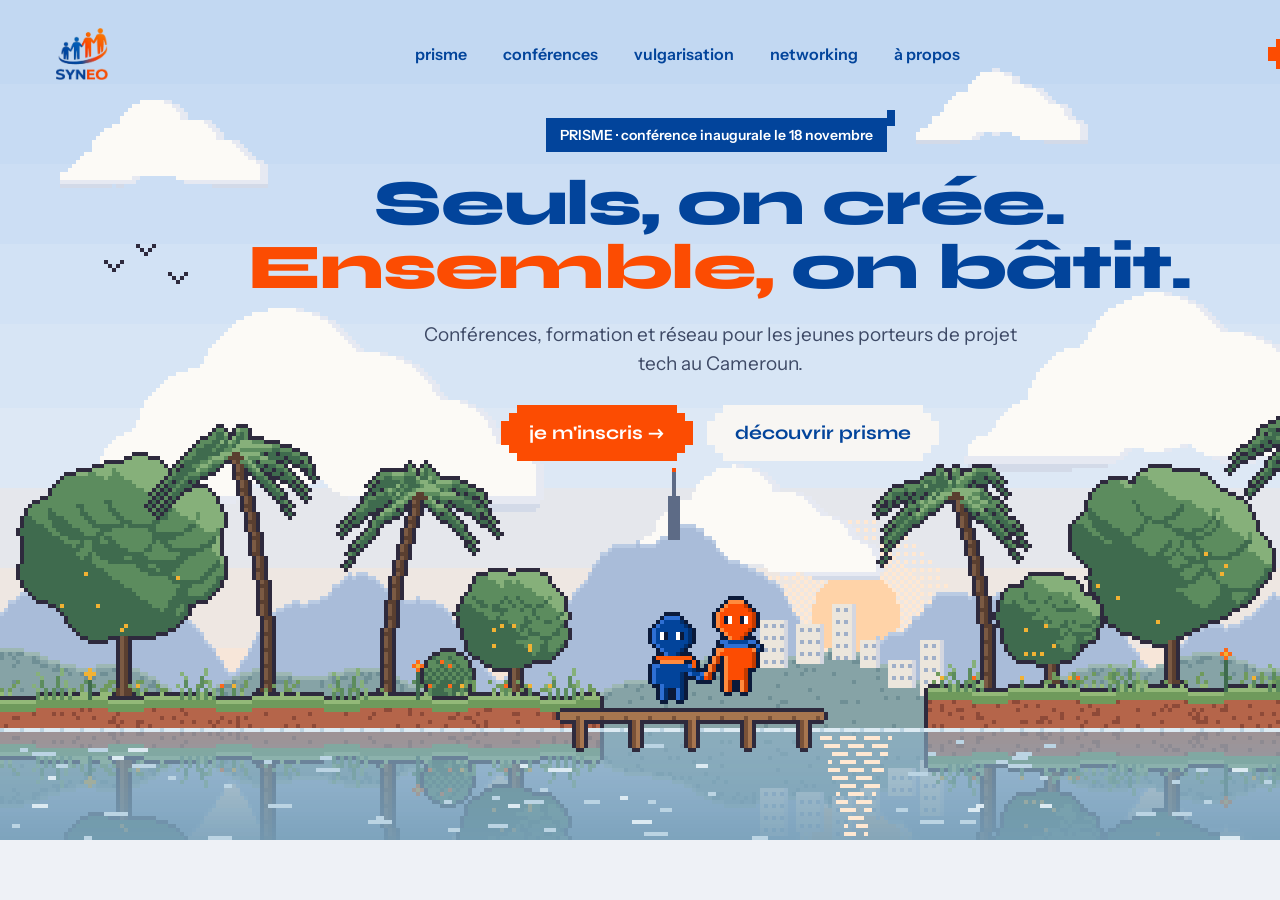
<file: docs/design/hero-scene.html>
<!doctype html>
<html lang="fr">
<head>
<meta charset="utf-8">
<meta name="viewport" content="width=device-width, initial-scale=1">
<title>SYNEO — haut de page avec scène pixel</title>
<link rel="stylesheet" href="https://fonts.googleapis.com/css2?family=Syne:wght@600;700;800&amp;family=Instrument+Sans:wght@400;500;600&amp;display=swap">
<style>
:root{--bleu:#02449B;--orange:#FC4C02;--nuit:#0B1A3A;--gris:#3E4A66}
*{box-sizing:border-box}
body{margin:0;background:#EEF1F6;font-family:'Instrument Sans',system-ui,sans-serif;color:var(--nuit)}
.frame{width:1440px;margin:0 auto}
.hero{position:relative;width:1440px;height:840px;overflow:hidden;
  background:url(../../assets/img/scenes/lac-yaounde.png) center bottom / 1440px 840px no-repeat;image-rendering:pixelated}
nav{position:absolute;left:56px;right:56px;top:28px;display:flex;align-items:center;justify-content:space-between}
nav img{height:52px;image-rendering:auto}
nav ul{list-style:none;margin:0;padding:0;display:flex;gap:36px;font-weight:600;font-size:16px}
nav a{color:var(--bleu);text-decoration:none}
.btn{display:inline-flex;align-items:center;gap:12px;height:56px;padding:0 28px;background:var(--orange);color:#fff;font-family:Syne,sans-serif;font-weight:700;font-size:19px;text-decoration:none;
  clip-path:polygon(0 16px,8px 16px,8px 8px,16px 8px,16px 0,calc(100% - 16px) 0,calc(100% - 16px) 8px,calc(100% - 8px) 8px,calc(100% - 8px) 16px,100% 16px,100% calc(100% - 16px),calc(100% - 8px) calc(100% - 16px),calc(100% - 8px) calc(100% - 8px),calc(100% - 16px) calc(100% - 8px),calc(100% - 16px) 100%,16px 100%,16px calc(100% - 8px),8px calc(100% - 8px),8px calc(100% - 16px),0 calc(100% - 16px))}
.btn.ghost{background:rgba(251,248,243,.92);color:var(--bleu)}
.btn.sm{height:46px;padding:0 20px;font-size:16px}
.center{position:absolute;left:0;right:0;top:118px;display:flex;flex-direction:column;align-items:center;text-align:center;gap:20px}
h1{margin:0;font-family:Syne,sans-serif;font-weight:800;font-size:64px;line-height:1;letter-spacing:-.02em;color:var(--bleu)}
h1 span{color:var(--orange)}
p{margin:0;max-width:600px;font-size:19px;line-height:1.55;color:var(--gris)}
.tag{display:inline-block;background:var(--bleu);color:#fff;font-weight:600;font-size:14px;padding:8px 14px;position:relative;margin-right:8px}
.tag::before{content:"";position:absolute;right:-8px;top:-8px;width:8px;height:8px;background:var(--bleu)}
.tag::after{content:"";position:absolute;right:-8px;top:0;width:8px;height:8px;background:var(--bleu)}
.row{display:flex;gap:14px;margin-top:6px}
</style>
</head>
<body>
<div class="frame">
  <section class="hero" aria-label="Accueil SYNEO : Syn et Néo au bord du lac municipal de Yaoundé">
    <nav>
      <img src="../../assets/img/logo-syneo-transparent.png" alt="SYNEO">
      <ul><li><a href="#">prisme</a></li><li><a href="#">conférences</a></li><li><a href="#">vulgarisation</a></li><li><a href="#">networking</a></li><li><a href="#">à propos</a></li></ul>
      <a class="btn sm" href="#">rejoindre</a>
    </nav>
    <div class="center">
      <span class="tag">PRISME · conférence inaugurale le 18 novembre</span>
      <h1>Seuls, on crée.<br><span>Ensemble,</span> on bâtit.</h1>
      <p>Conférences, formation et réseau pour les jeunes porteurs de projet tech au Cameroun.</p>
      <div class="row">
        <a class="btn" href="#">je m'inscris →</a>
        <a class="btn ghost" href="#">découvrir prisme</a>
      </div>
    </div>
  </section>
</div>
</body>
</html>
</file>
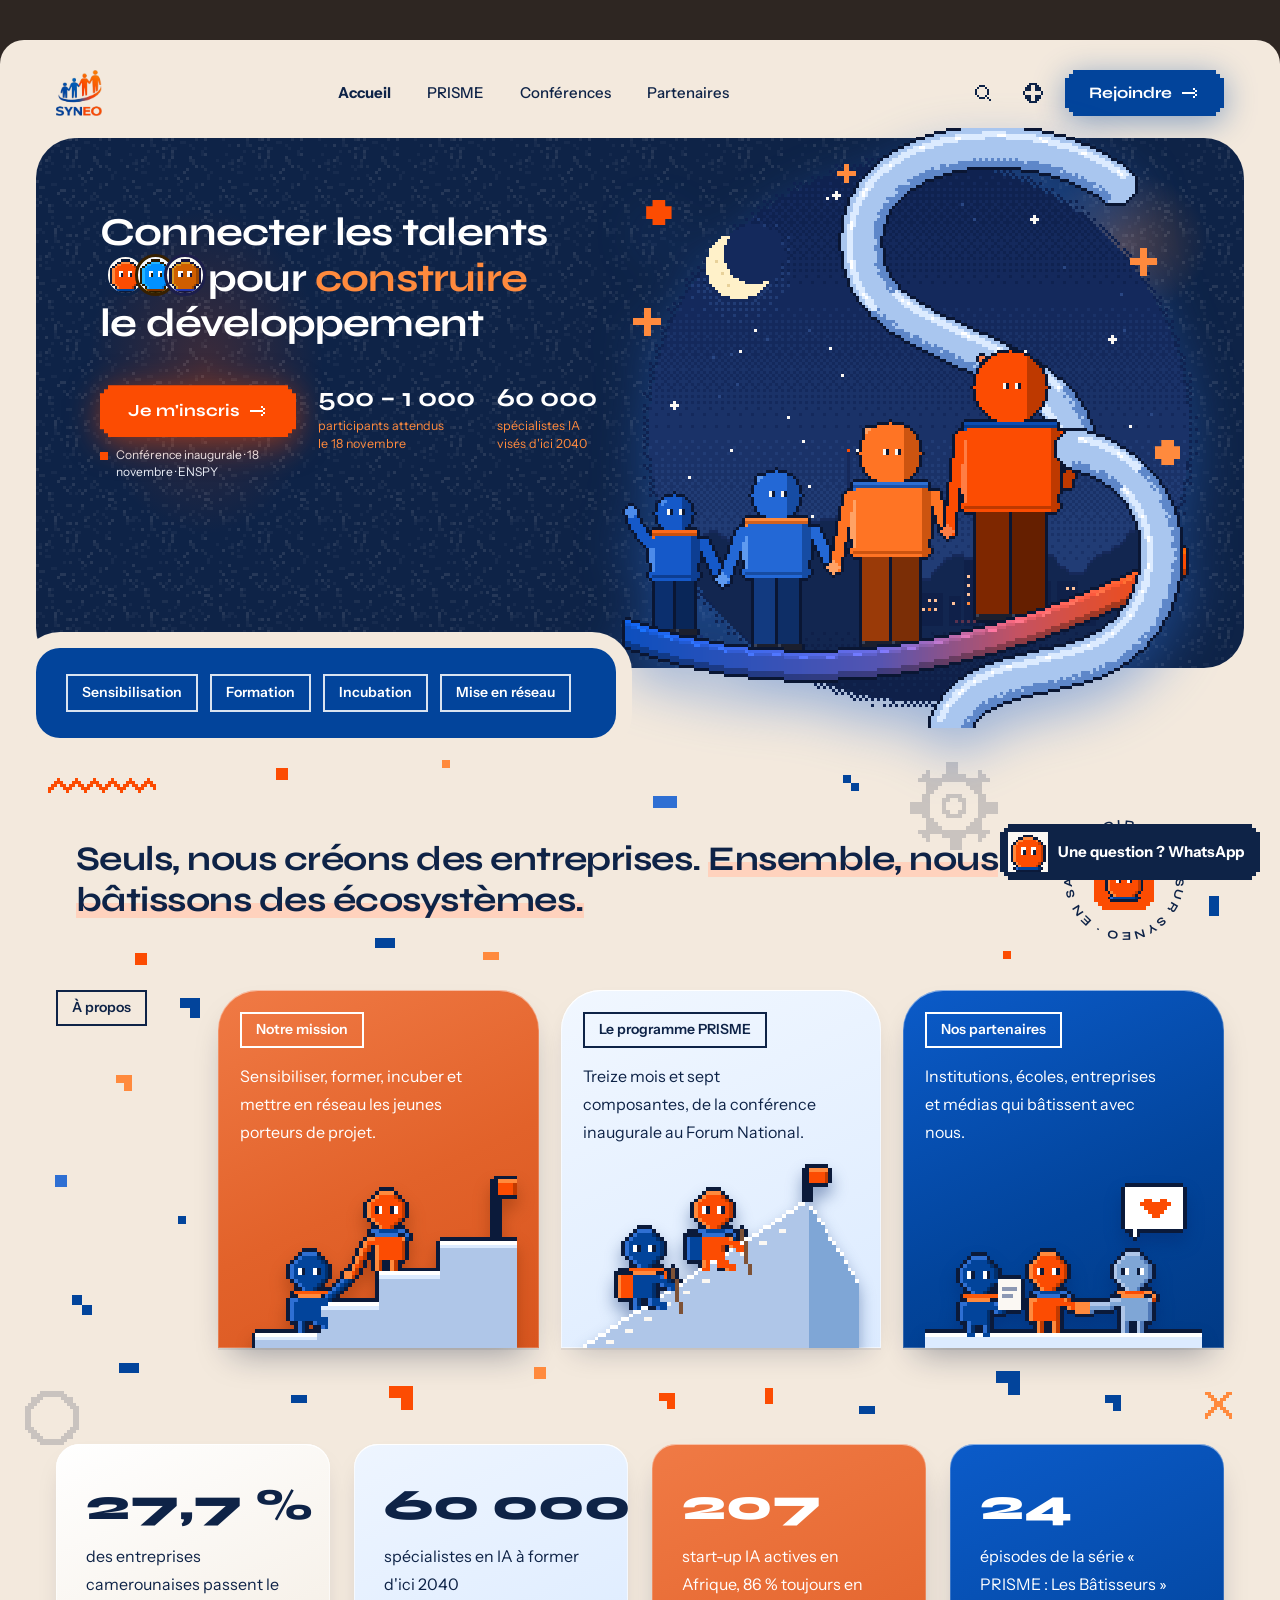
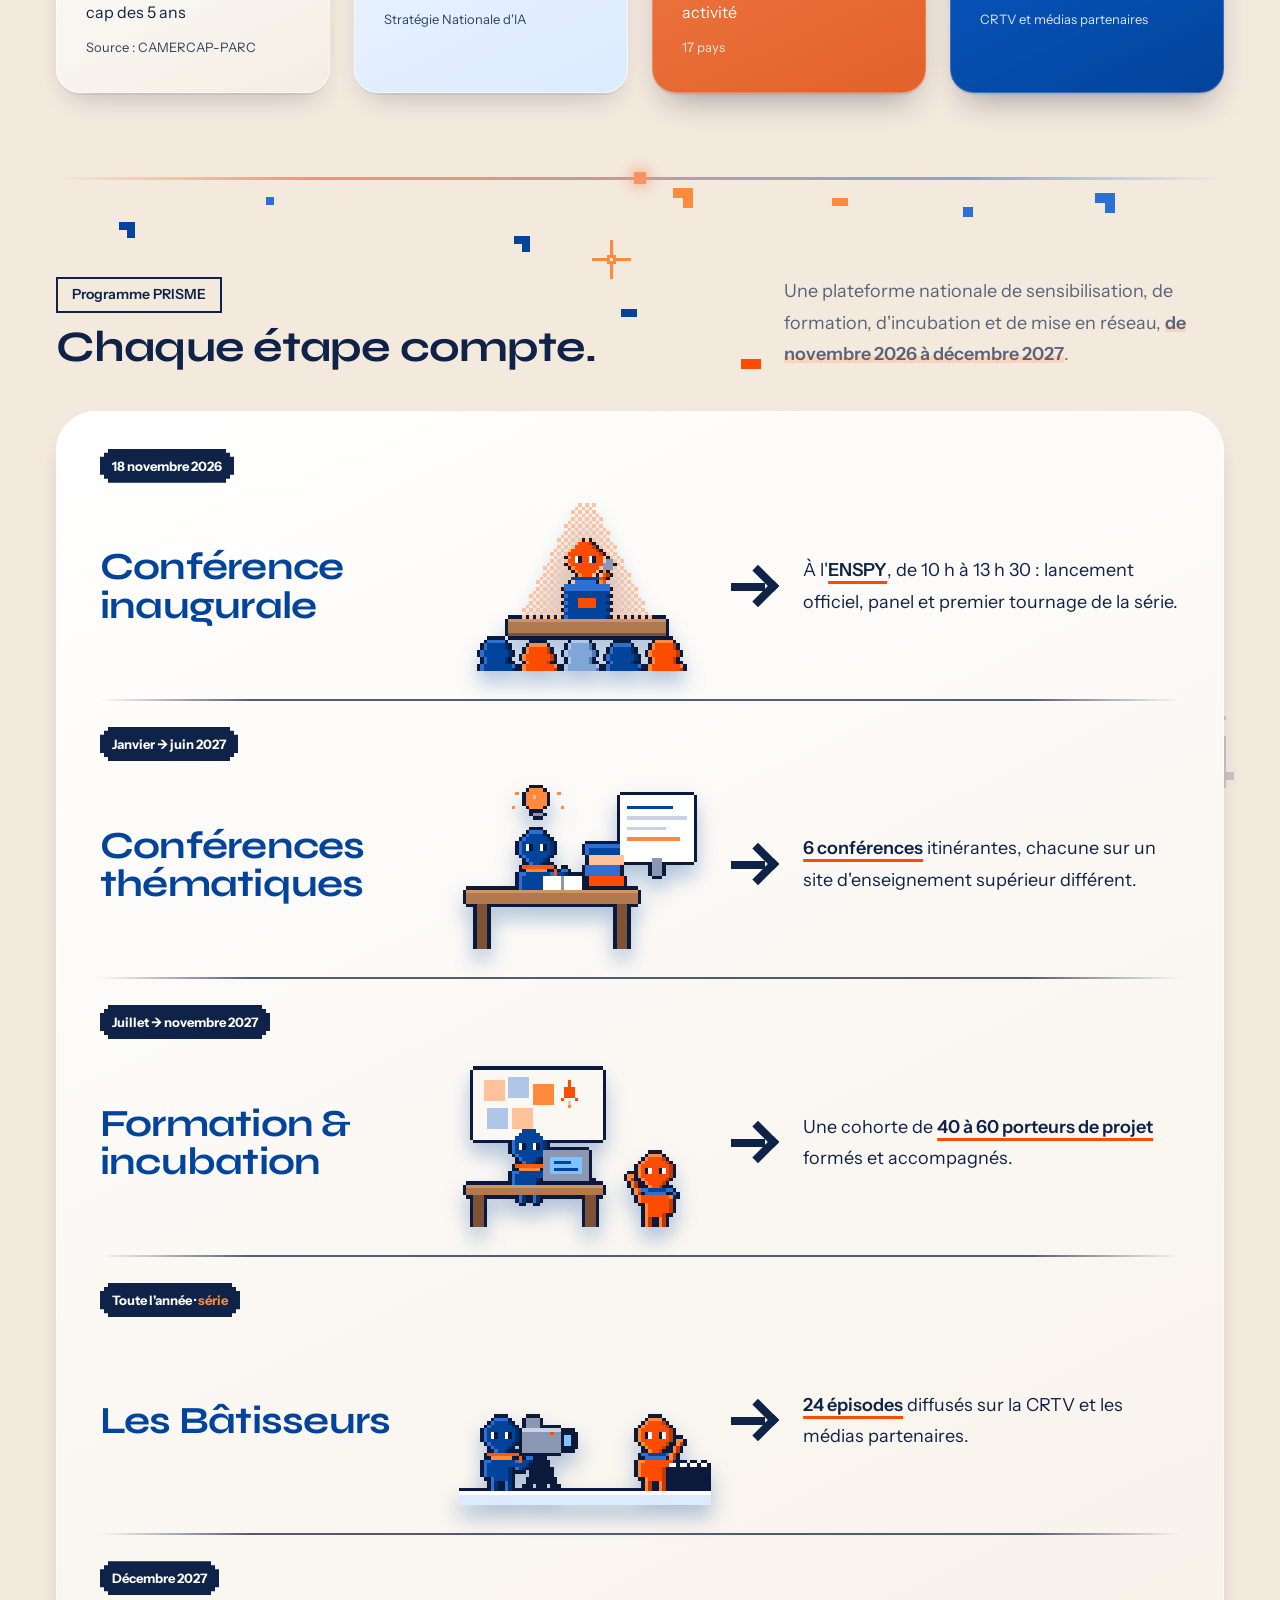
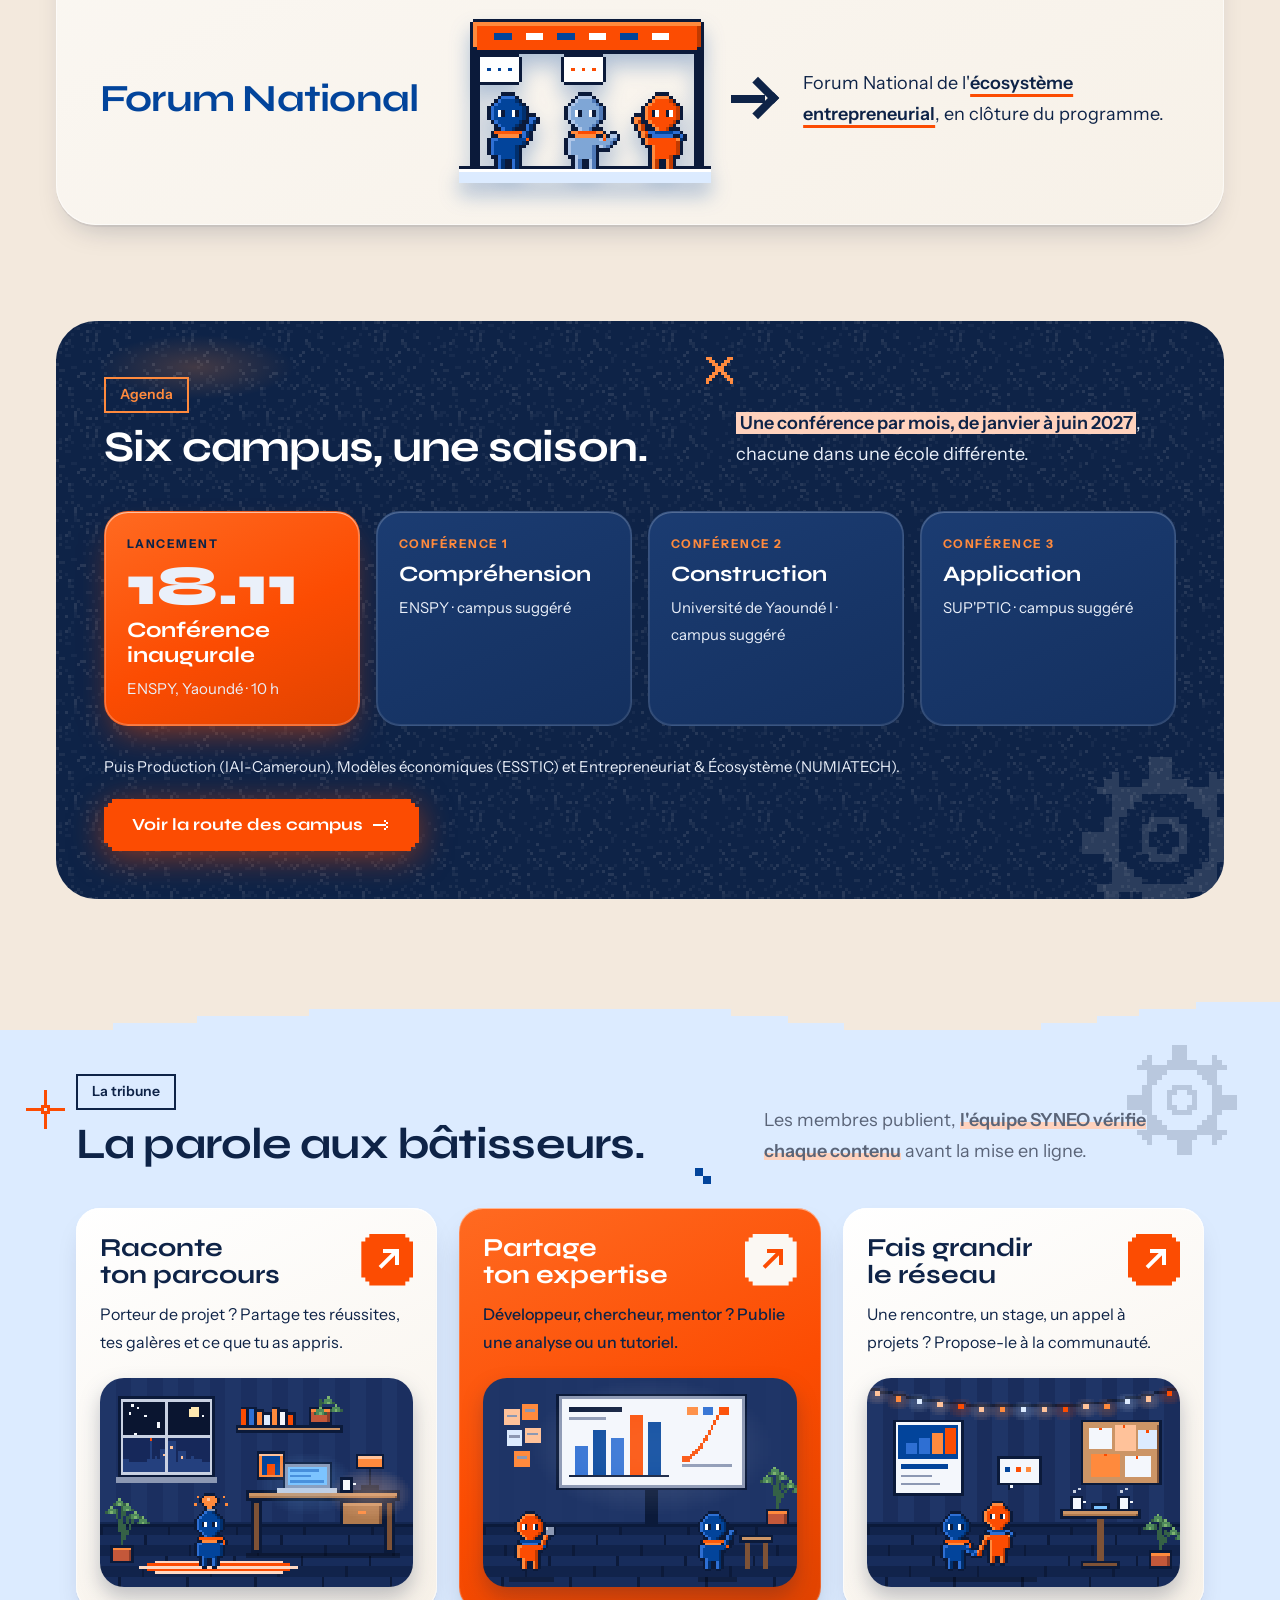
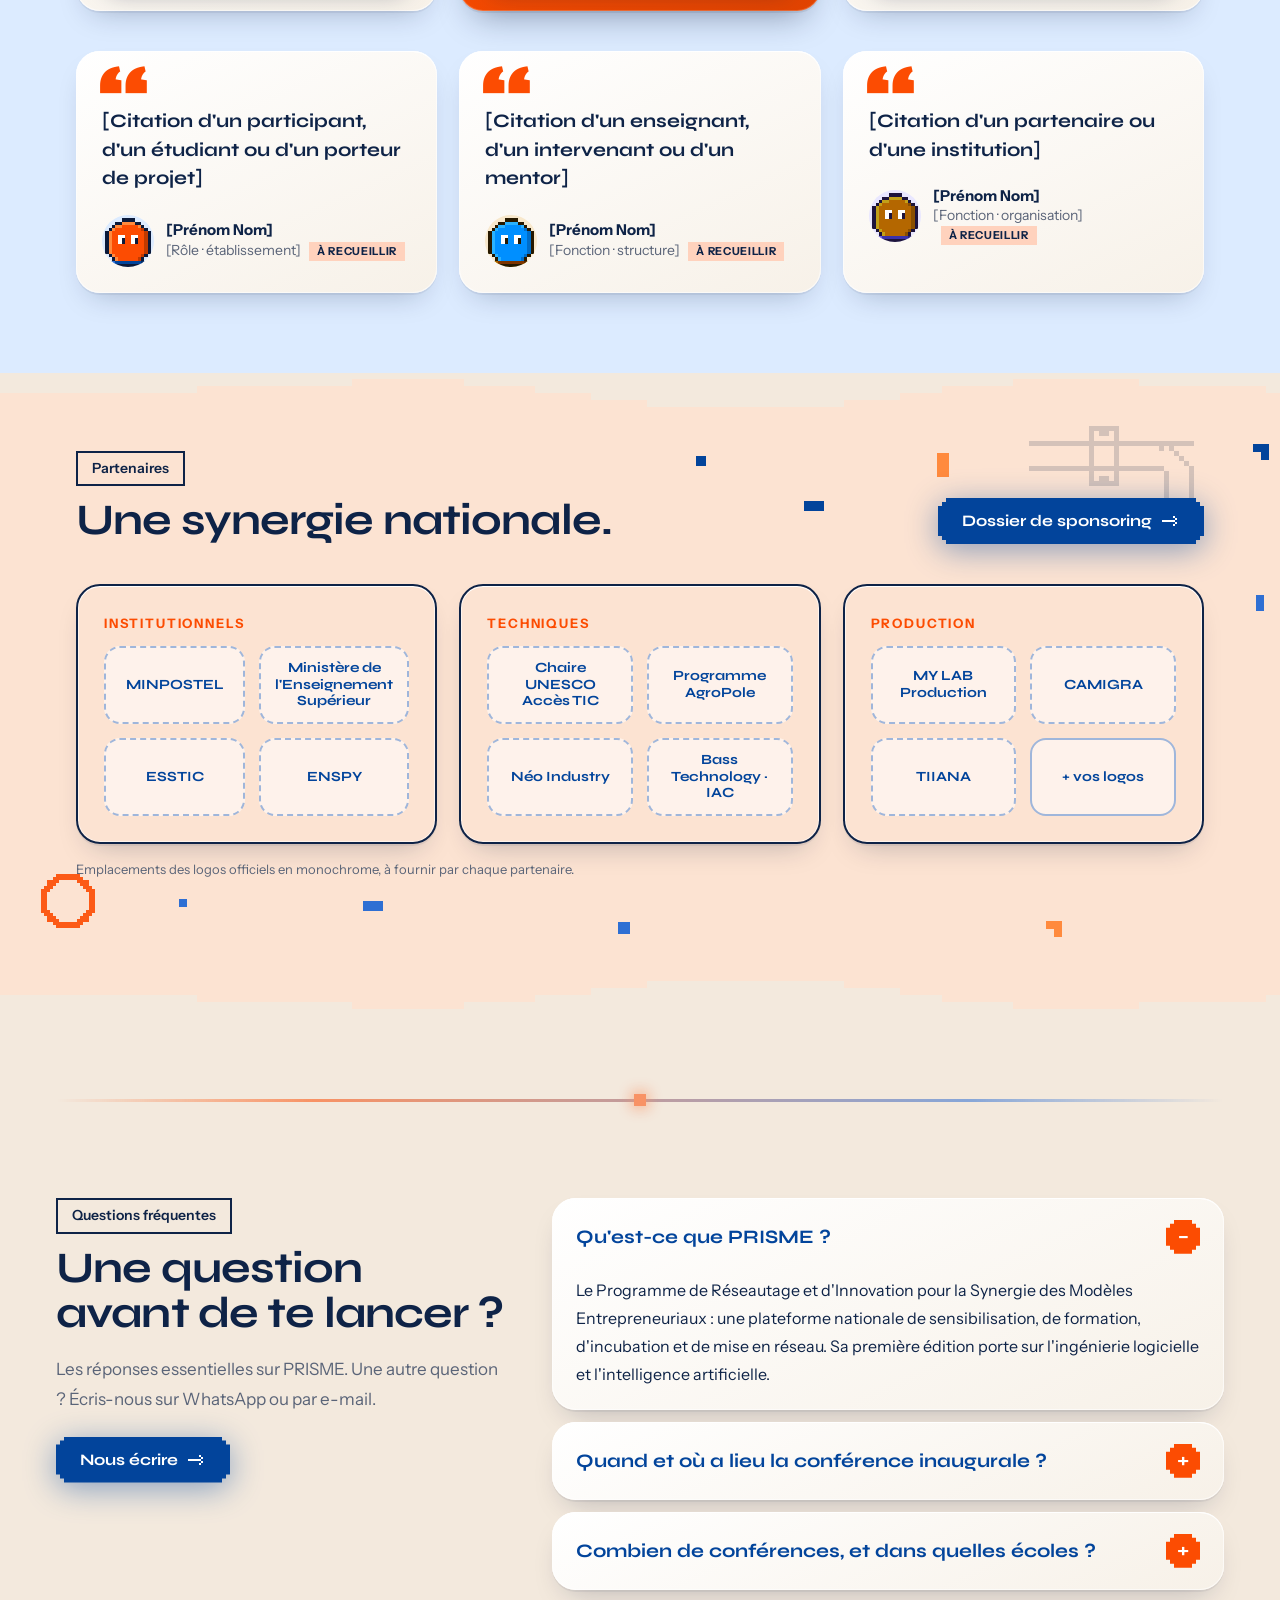
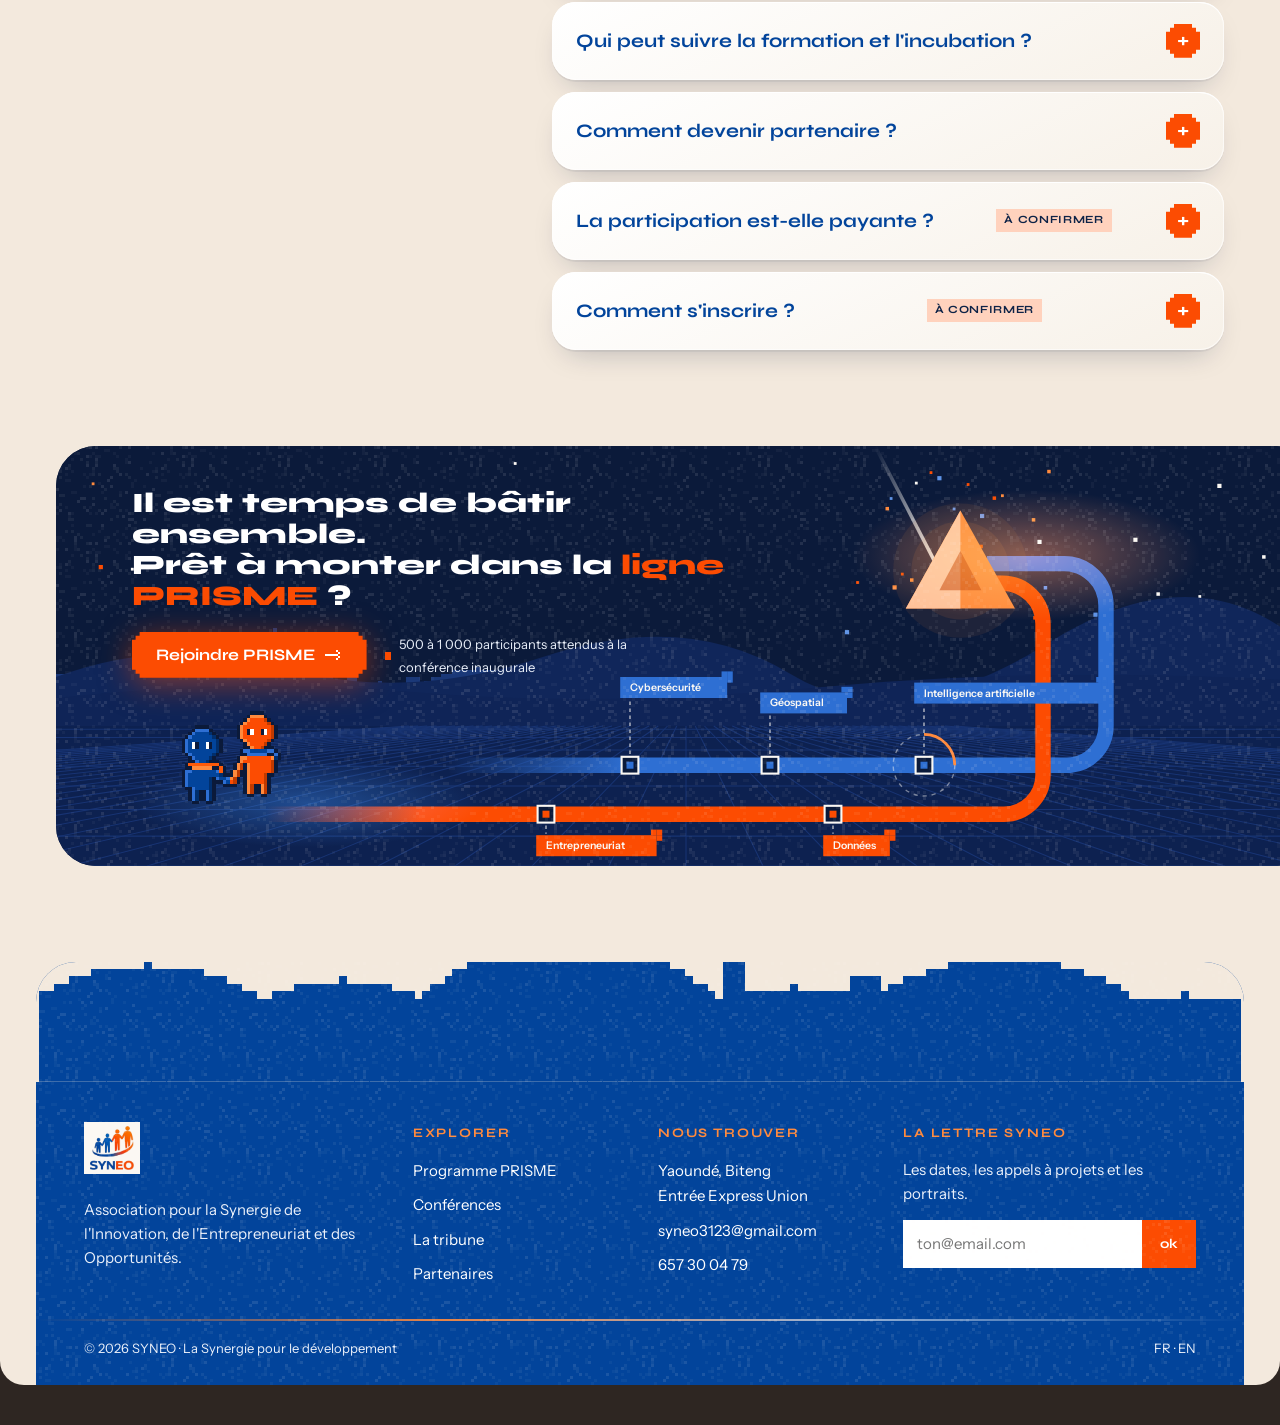
<file: docs/design/maquette-accueil-v2.html>
<!doctype html>
<html lang="fr">
<head>
<meta charset="utf-8">
<meta name="viewport" content="width=device-width, initial-scale=1">
<title>SYNEO — Connecter les talents, construire le développement</title>
<link rel="icon" href="../../assets/img/mascotte/avatar.svg">
<link rel="stylesheet" href="https://fonts.googleapis.com/css2?family=Syne:wght@600;700;800&amp;family=Instrument+Sans:wght@400;500;600;700&amp;display=swap">
<style>
:root{--bg:#F3E9DD;--nuit:#0E2347;--bleu:#02449B;--orange:#FC4C02;--or:#FF8A3D;--creme:#FBF8F3;--gris:#5A6478;
  --px:polygon(0 8px,4px 8px,4px 4px,8px 4px,8px 0,calc(100% - 8px) 0,calc(100% - 8px) 4px,calc(100% - 4px) 4px,calc(100% - 4px) 8px,100% 8px,100% calc(100% - 8px),calc(100% - 4px) calc(100% - 8px),calc(100% - 4px) calc(100% - 4px),calc(100% - 8px) calc(100% - 4px),calc(100% - 8px) 100%,8px 100%,8px calc(100% - 4px),4px calc(100% - 4px),4px calc(100% - 8px),0 calc(100% - 8px))}
*{box-sizing:border-box}
body{margin:0;background:#2E2622;font-family:'Instrument Sans',system-ui,sans-serif;color:var(--nuit)}
img.px{image-rendering:pixelated;display:block}
.page{max-width:1360px;margin:40px auto;background:var(--bg);border-radius:24px;padding:26px 36px 0;overflow:hidden}
nav{display:flex;align-items:center;justify-content:space-between;padding:4px 20px 22px}
.brand img{height:46px;display:block}
nav ul{display:flex;gap:36px;list-style:none;margin:0;padding:0;font-size:15px;font-weight:500}
nav a{color:var(--nuit);text-decoration:none}
nav a[aria-current]{font-weight:700}
.tools{display:flex;align-items:center;gap:14px}
.ico{width:36px;height:36px;display:flex;align-items:center;justify-content:center;background:transparent;border:0;padding:0}
.btn{display:inline-flex;align-items:center;justify-content:center;gap:10px;white-space:nowrap;height:46px;padding:0 24px;font-family:Syne,sans-serif;font-weight:700;font-size:16px;text-decoration:none;clip-path:var(--px)}
.btn.dark{background:var(--bleu);color:#fff}
.btn.gold{background:var(--or);color:var(--nuit);height:52px;padding:0 28px;font-size:17px}

/* ---------- Haut de page ---------- */
.hero{position:relative;display:grid;grid-template-columns:1fr 1fr;min-height:600px}
.card{position:absolute;inset:0 0 70px 0;background:var(--nuit);border-radius:40px;overflow:hidden}
.card::after{content:"";position:absolute;inset:0;pointer-events:none}
.copy{position:relative;padding:72px 0 0 64px;color:#fff;z-index:3}
h1{margin:0;font-family:Syne,sans-serif;font-weight:700;font-size:clamp(30px,3.1vw,44px);line-height:1.12;letter-spacing:-.02em}
h1 em{font-style:normal;color:var(--or)}
.chip{display:inline-flex;vertical-align:-.12em;margin:0 .12em}
.chip img{width:1.05em;height:1.05em;margin-right:-.3em;background:var(--creme);border:3px solid var(--nuit);border-radius:50%;image-rendering:pixelated}
.row{display:flex;align-items:center;gap:28px;margin-top:40px;flex-wrap:wrap}
.stat b{display:block;font-family:Syne,sans-serif;font-size:30px;font-weight:700;line-height:1}
.stat span{display:block;font-size:13px;color:var(--or);margin-top:6px;max-width:170px}

/* Scène pixel : 3 couches superposées, personnages animés */
.scene{position:relative;z-index:2;width:636px;max-width:110%;aspect-ratio:636/600;margin:-10px 0 0 -4%}
.scene > .layer,.scene > .group{position:absolute;inset:0;width:100%;height:100%;display:block}
.layer{image-rendering:pixelated}
.group{background:url(../../assets/img/hero-pixel/hp-groupe.png) 0 0/400% 100% no-repeat;image-rendering:pixelated;animation:walk 1.4s steps(4) infinite}
@keyframes walk{to{background-position:133.333% 0}}
.spark{position:absolute;width:4.4%;aspect-ratio:1;animation:blink 1.8s steps(2) infinite}
.spark::before,.spark::after{content:"";position:absolute;background:var(--or)}
.spark::before{left:37.5%;top:0;width:25%;height:100%}
.spark::after{top:37.5%;left:0;height:25%;width:100%}
@keyframes blink{50%{opacity:0;transform:scale(.6)}}
.coin{position:absolute;width:4%;aspect-ratio:1;background:var(--orange);clip-path:polygon(25% 0,75% 0,75% 25%,100% 25%,100% 75%,75% 75%,75% 100%,25% 100%,25% 75%,0 75%,0 25%,25% 25%);animation:bob 2.4s steps(3) infinite}
@keyframes bob{50%{transform:translateY(-10px)}}
.tags{position:absolute;left:0;bottom:0;width:48%;background:var(--bleu);border-radius:24px;padding:26px 30px;display:flex;flex-wrap:wrap;gap:12px;z-index:3;box-shadow:0 0 0 16px var(--bg)}
.tags span{border:2px solid rgba(255,255,255,.85);color:#fff;padding:5px 14px;font-size:14px;font-weight:600}

/* ---------- Mission ---------- */
.mission{display:grid;grid-template-columns:1fr 150px;align-items:center;gap:40px;padding:72px 40px 40px}
.mission h2{margin:0;font-family:Syne,sans-serif;font-weight:700;font-size:clamp(26px,2.7vw,38px);line-height:1.2;letter-spacing:-.015em}
.mission mark{background:linear-gradient(transparent 58%,#FFD2BD 58% 92%,transparent 92%);color:inherit}
.badge{position:relative;width:140px;height:140px;display:block}
.badge svg{position:absolute;inset:0;animation:spin 18s linear infinite}
.badge img{position:absolute;inset:40px;width:60px;height:60px;background:var(--orange);padding:8px;clip-path:var(--px)}
@keyframes spin{to{transform:rotate(360deg)}}

/* ---------- Cartes ---------- */
.cards{display:grid;grid-template-columns:140px repeat(3,1fr);gap:22px;padding:0 20px;align-items:start}
.outline{display:inline-block;padding:4px 14px;font-size:14px;font-weight:600;border:2px solid currentColor}
.c{border-radius:40px 40px 0 0;height:210px;padding:20px 24px;position:relative;overflow:hidden;color:#fff;text-decoration:none;display:block}
.c.o{background:#E2622A}.c.g{background:var(--or);color:var(--nuit)}.c.b{background:var(--bleu)}
.c img{position:absolute;left:50%;bottom:-6px;height:150px;transform:translateX(-50%);transition:transform .25s steps(3)}
.c:hover img{transform:translate(-50%,-10px)}

@media (prefers-reduced-motion:reduce){.group,.spark,.coin,.badge svg{animation:none}}
@media (max-width:900px){
  .page{margin:0;border-radius:0;padding:16px 16px 0}
  nav ul,.tools .ico{display:none}
  .hero{grid-template-columns:1fr}
  .card{inset:0}
  .copy{padding:44px 26px 0}
  .scene{width:100%;max-width:100%;margin:10px 0 0}
  .tags{position:relative;width:100%;margin-top:16px;box-shadow:none}
  .mission{grid-template-columns:1fr;padding:48px 8px 24px}
  .cards{grid-template-columns:1fr}
}

/* ======== Sections v2 ======== */
.sec{padding:96px 20px 0}
.sec-head{display:flex;justify-content:space-between;align-items:flex-end;gap:32px;flex-wrap:wrap;margin-bottom:40px}
.sec-head h2{margin:12px 0 0;font-family:Syne,sans-serif;font-weight:700;font-size:clamp(30px,3.4vw,48px);line-height:1.05;letter-spacing:-.02em}
.sec-head p{max-width:440px;color:var(--gris);font-size:17px;line-height:1.6;margin:0}
.hl{background:linear-gradient(transparent 58%,#FFD2BD 58% 92%,transparent 92%)}

/* Cartes « à propos » remplies */
.c p{position:relative;z-index:1;margin:14px 0 0;font-size:15px;line-height:1.5;max-width:240px}
.c{height:auto;min-height:300px;padding-bottom:150px}

/* Programme : liste dans un bloc blanc arrondi */
.prog-box{background:var(--creme);border-radius:40px;padding:12px 44px}
.prow{position:relative;display:grid;grid-template-columns:minmax(0,1.15fr) 140px 56px minmax(0,1fr);align-items:center;gap:20px;padding:26px 0 30px;border-bottom:2px solid var(--nuit);text-decoration:none;color:inherit}
.prow:last-child{border-bottom:0}
.prow .tagp{grid-column:1/-1;justify-self:start;background:var(--nuit);color:#fff;font-size:13px;font-weight:700;padding:6px 12px;clip-path:var(--px)}
.prow .tagp em{font-style:normal;color:var(--or)}
.prow h3{margin:0;font-family:Syne,sans-serif;font-weight:700;font-size:clamp(26px,3vw,42px);line-height:1;letter-spacing:-.02em;color:var(--bleu)}
.prow .mas{justify-self:center;align-self:end;margin-bottom:-32px;height:100px}
.arw{width:48px;height:40px;position:relative;transition:transform .2s steps(2)}
.arw::before{content:"";position:absolute;left:0;top:16px;width:34px;height:8px;background:var(--nuit)}
.arw::after{content:"";position:absolute;right:6px;top:4px;width:22px;height:22px;border-top:8px solid var(--nuit);border-right:8px solid var(--nuit);transform:rotate(45deg)}
.prow:hover .arw{transform:translateX(8px)}
.prow .desc{margin:0;font-weight:600;font-size:17px;line-height:1.55}
.prow .desc u{text-decoration-color:var(--orange);text-decoration-thickness:3px;text-underline-offset:5px}

/* Agenda : bloc nuit arrondi, tuiles dates */
.agenda{background:var(--nuit);border-radius:40px;padding:56px 48px 48px;color:#fff;position:relative;overflow:hidden}
.agenda::after{content:"";position:absolute;inset:0;background-image:radial-gradient(rgba(255,255,255,.05) 1px,transparent 1px);background-size:8px 8px;pointer-events:none}
.agenda .sec-head p{color:#C9D3E6}
.agenda .hl{background:var(--or);color:var(--nuit);padding:0 .2em;-webkit-box-decoration-break:clone;box-decoration-break:clone}
.tiles{display:grid;grid-template-columns:repeat(4,minmax(0,1fr));gap:16px;position:relative;z-index:1}
.tile{background:#14305F;border-radius:24px;padding:22px;display:flex;flex-direction:column;gap:8px;text-decoration:none;color:#fff;transition:transform .2s steps(2)}
.tile:hover{transform:translateY(-6px)}
.tile.hot{background:var(--orange)}
.tile small{font-size:12px;font-weight:700;letter-spacing:.12em;text-transform:uppercase;color:var(--or)}
.tile.hot small{color:var(--nuit)}
.tile b{font-family:Syne,sans-serif;font-size:22px;line-height:1.15}
.tile span{font-size:14px;color:#C9D3E6}
.tile.hot span{color:#fff}
.tile .big{font-family:Syne,sans-serif;font-weight:800;font-size:56px;line-height:.85}
.agenda .more{position:relative;z-index:1;margin-top:28px;display:flex;justify-content:space-between;align-items:center;gap:20px;flex-wrap:wrap}
.agenda .more p{margin:0;color:#C9D3E6;font-size:15px}

/* Tribune */
.trib{display:grid;grid-template-columns:repeat(3,minmax(0,1fr));gap:22px}
.tc{border-radius:24px;padding:26px 24px 24px;display:flex;flex-direction:column;gap:12px;text-decoration:none;color:var(--nuit);background:var(--creme);transition:transform .2s steps(2)}
.tc:hover{transform:translateY(-6px)}
.tc.hot{background:var(--orange);color:#fff}
.tc .top{display:flex;justify-content:space-between;align-items:flex-start;gap:12px}
.tc h3{margin:0;font-family:Syne,sans-serif;font-weight:700;font-size:26px;line-height:1.05}
.tc p{margin:0;font-size:15px;line-height:1.5;min-height:66px}
.tc.hot p{color:var(--nuit);font-weight:500}
.go{flex-shrink:0;width:52px;height:52px;background:var(--orange);clip-path:var(--px);position:relative}
.tc.hot .go{background:var(--creme)}
.go::before{content:"";position:absolute;left:16px;top:24px;width:21px;height:4px;background:#fff;transform:rotate(-45deg)}
.go::after{content:"";position:absolute;left:22px;top:15px;width:12px;height:12px;border-top:4px solid #fff;border-right:4px solid #fff}
.tc.hot .go::before{background:var(--orange)}.tc.hot .go::after{border-color:var(--orange)}
.tc img{width:100%;aspect-ratio:3/2;object-fit:cover;border-radius:24px;image-rendering:pixelated}

/* Chiffres */
.stats{display:grid;grid-template-columns:repeat(4,minmax(0,1fr));gap:16px}
.st{border-radius:24px;padding:28px 24px;background:var(--creme)}
.st:nth-child(2){background:var(--or)}.st:nth-child(3){background:#E2622A;color:#fff}.st:nth-child(4){background:var(--bleu);color:#fff}
.st b{display:block;font-family:Syne,sans-serif;font-weight:800;font-size:clamp(34px,3.4vw,50px);line-height:1;white-space:nowrap}
.st span{display:block;margin-top:10px;font-size:15px;line-height:1.45}
.st small{display:block;margin-top:8px;font-size:12px;opacity:.75}

/* Partenaires */
.partners{display:grid;grid-template-columns:repeat(3,minmax(0,1fr));gap:22px}
.pt{border-radius:24px;border:2px solid var(--nuit);padding:26px}
.pt strong{display:block;font-size:13px;letter-spacing:.14em;text-transform:uppercase;color:var(--orange);margin-bottom:12px}
.pt span{display:block;font-family:Syne,sans-serif;font-weight:700;font-size:19px;line-height:1.5;color:var(--bleu)}

/* Ligne PRISME */
.ligne{position:relative;border-radius:40px;overflow:hidden;background:#0B1A3A;aspect-ratio:3/1;min-height:420px}
.ligne-svg{position:absolute;inset:0;width:100%;height:100%}
.ligne .txt{position:absolute;left:6%;top:10%;max-width:640px;color:#fff;z-index:2}
.ligne h2{margin:0 0 20px;font-family:Syne,sans-serif;font-weight:800;font-size:clamp(22px,2.2vw,32px);line-height:1.1}
.ligne h2 em{font-style:normal;color:var(--orange)}
.ligne .btn{background:var(--orange);color:#fff}
.ligne .duo{position:absolute;left:8.3%;bottom:13%;width:12%;z-index:2;image-rendering:pixelated}

/* Pied de page */
.foot{margin-top:96px;background:var(--bleu);color:#fff;border-radius:40px 40px 0 0;position:relative;overflow:hidden}
.foot .sky{display:block;width:100%;height:120px;object-fit:cover;object-position:bottom;background:var(--bg);image-rendering:pixelated}
.foot .cols{display:grid;grid-template-columns:1.4fr 1fr 1fr 1.4fr;gap:36px;padding:40px 48px 32px}
.foot h4{margin:0 0 14px;font-family:Syne,sans-serif;font-size:13px;letter-spacing:.14em;text-transform:uppercase;color:var(--or)}
.foot ul{list-style:none;margin:0;padding:0;display:flex;flex-direction:column;gap:9px;font-size:15px}
.foot a{color:#fff;text-decoration:none}
.foot p{margin:0;color:#DCE6F7;font-size:15px;line-height:1.6}
.nl{display:flex;margin-top:14px}
.nl input{flex:1;min-width:0;height:48px;border:0;padding:0 14px;font:inherit;font-size:15px}
.nl button{height:48px;border:0;background:var(--orange);color:#fff;font-family:Syne,sans-serif;font-weight:700;padding:0 18px;cursor:pointer}
.legal{border-top:1px solid rgba(255,255,255,.2);padding:18px 48px 26px;display:flex;justify-content:space-between;font-size:13px;color:#C9D8F0}
.wa{position:fixed;right:20px;bottom:20px;z-index:30;display:flex;align-items:center;gap:10px;background:var(--nuit);color:#fff;text-decoration:none;font-weight:700;font-size:15px;padding:8px 16px 8px 8px;clip-path:var(--px)}
.wa img{width:40px;height:40px;background:var(--creme);image-rendering:pixelated}

@media (max-width:1000px){
  .tiles,.stats{grid-template-columns:repeat(2,minmax(0,1fr))}
  .prow{grid-template-columns:1fr 110px minmax(0,1fr)}.arw{display:none}
  .foot .cols{grid-template-columns:1fr 1fr}
}
@media (max-width:900px){
  .sec{padding:64px 0 0}
  .prog-box{padding:8px 22px}
  .prow{grid-template-columns:1fr;gap:10px}.prow .mas{display:none}
  .agenda{padding:40px 22px}
  .tiles,.trib,.partners,.stats{grid-template-columns:1fr}
  .ligne{aspect-ratio:auto;min-height:0;display:flex;flex-direction:column}
  .ligne .txt{position:relative;left:auto;top:auto;padding:40px 22px 8px}
  .ligne-svg{position:relative;height:330px;width:990px;max-width:none;align-self:flex-end}
  .ligne .duo{width:100px;left:16px;bottom:22px}
  .foot{border-radius:24px 24px 0 0}
  .foot .cols{grid-template-columns:1fr;padding:32px 22px}
  .legal{padding:16px 22px 80px;flex-direction:column;gap:6px}
  .wa span{display:none}.wa{padding:8px}
}

/* ======== Grain 8 bits ======== */
body::after{content:"";position:fixed;inset:0;pointer-events:none;z-index:60;background:url(../../assets/img/deco/grain-clair.png) 0 0/96px 96px;image-rendering:pixelated}
.card::after,.agenda::after{background:url(../../assets/img/deco/grain-sombre.png) 0 0/96px 96px!important;image-rendering:pixelated}
.ligne::after,.foot::after,.band.bleu::after{content:"";position:absolute;inset:0;pointer-events:none;background:url(../../assets/img/deco/grain-sombre.png) 0 0/96px 96px;image-rendering:pixelated;z-index:1}
.ligne .txt,.ligne .duo{z-index:3}
/* ======== Formes ======== */
.sec,.mission,.cards,.hero,.band{position:relative}
.deco{position:absolute;image-rendering:pixelated;pointer-events:none;z-index:0;opacity:.18}
.deco.vif{opacity:1}
.mission > *, .sec > *{position:relative;z-index:1}
.mission > .deco,.sec > .deco,.band > .deco{position:absolute;z-index:0}
.wave{display:block;width:calc(100% + 72px);height:56px;margin:96px -36px -1px}
.band{margin:0 -36px;padding:24px 56px 80px;background:var(--bc)}
.band .sec{padding-top:0}
.band.ciel{--bc:#DCEBFF}
.band.peche{--bc:#FCE3D2}
.wave + .band + .wave{margin-top:-1px}
@media (max-width:900px){
  .wave{width:calc(100% + 32px);margin:64px -16px -1px;height:36px}
  .band{margin:0 -16px;padding:16px 16px 56px}
  .deco{display:none}
}

/* Bits tech visibles sur les zones claires (remplacent le grain fin) */
body::after{display:none}
.bits{position:absolute;inset:0;pointer-events:none;z-index:0}
.bit{position:absolute;display:block}
.bit.blink{animation:led 3.2s steps(1) infinite}
@keyframes led{0%,70%{opacity:1}71%,85%{opacity:.15}86%,100%{opacity:1}}
@media (prefers-reduced-motion:reduce){.bit.blink{animation:none}}


:root{--or:#FF8A3D;--ciel:#DCEBFF;--peche:#FFD2BD}
.btn.gold{background:var(--orange);color:#fff}
.c.g{background:var(--ciel);color:var(--nuit)}
.st:nth-child(2){background:var(--ciel)}
.hl,.mission mark{background:linear-gradient(transparent 58%,var(--peche) 58% 92%,transparent 92%)!important}
.agenda .hl{background:var(--peche)!important}
/* Cartes à propos : la scène occupe tout le bas */
.c{display:flex;flex-direction:column;min-height:0;padding:22px 22px 0}
.c .outline{align-self:flex-start}
.c img.vig{position:static;transform:none;display:block;width:100%;height:auto;margin-top:18px;image-rendering:pixelated}
.c:hover img.vig{transform:translateY(-6px)}
/* Programme : grande scène entre le titre et le texte */
.prow{grid-template-columns:minmax(0,.9fr) 252px 52px minmax(0,1fr)}
.prow .mas{width:252px;height:auto;margin:0;align-self:center;image-rendering:pixelated}
@media (max-width:1000px){.prow{grid-template-columns:1fr 200px minmax(0,1fr)}.prow .mas{width:200px}}
@media (max-width:900px){.prow .mas{display:block;width:100%;max-width:300px}}

/* Contraste et aération */
.agenda .sec-head p,.agenda .more p,.tile span,.foot p,.legal,.ligne p{color:#EAF0FA!important}
.tile span{font-size:15px}
.stats{gap:24px}
.st{padding:40px 30px 36px}
.st b{margin-bottom:6px}
.st span{margin-top:14px;font-size:16px}
.st small{margin-top:12px;font-size:13px;opacity:.85}
/* Profondeur : ombres douces, survol relevé */
.c,.st,.tc,.tile,.pt,.prog-box{box-shadow:0 2px 0 rgba(11,26,58,.06),0 14px 30px -14px rgba(11,26,58,.28);transition:transform .2s steps(3),box-shadow .2s steps(3)}
.st:hover,.pt:hover,.c:hover{transform:translateY(-4px);box-shadow:0 2px 0 rgba(11,26,58,.08),0 22px 38px -14px rgba(11,26,58,.38)}
.agenda .tile{box-shadow:none;border:1px solid rgba(255,255,255,.14)}
.agenda .tile:hover{border-color:rgba(255,255,255,.4)}
/* Micro-textes sous les boutons */
.cta{display:flex;flex-direction:column;align-items:flex-start;gap:10px}
.micro{font-size:13px;color:#EAF0FA;display:flex;align-items:center;gap:8px}
.micro::before{content:"";width:8px;height:8px;background:var(--orange)}
.ligne .micro{margin-top:14px}
/* Témoignages */
.quotes{display:grid;grid-template-columns:repeat(3,minmax(0,1fr));gap:22px;margin-top:40px}
.q{position:relative;background:var(--creme);border-radius:24px;padding:56px 26px 26px;box-shadow:0 2px 0 rgba(11,26,58,.06),0 14px 30px -14px rgba(11,26,58,.28)}
.q::before{content:"\201C";position:absolute;left:22px;top:6px;font-family:Syne,sans-serif;font-weight:800;font-size:84px;line-height:1;color:var(--orange)}
.q blockquote{margin:0;font-family:Syne,sans-serif;font-weight:600;font-size:19px;line-height:1.35;color:var(--nuit)}
.q .who{display:flex;align-items:center;gap:12px;margin-top:22px;font-size:14px;line-height:1.35;color:var(--gris)}
.q .who img{width:52px;height:52px;background:var(--ciel);border-radius:50%;image-rendering:pixelated;flex-shrink:0}
.q .who b{display:block;color:var(--nuit);font-size:15px}
.todo{display:inline-block;margin-left:8px;font-size:11px;font-weight:700;letter-spacing:.06em;text-transform:uppercase;background:var(--peche);color:var(--nuit);padding:2px 8px;vertical-align:middle}
/* Logos partenaires */
.logos{display:grid;grid-template-columns:repeat(4,minmax(0,1fr));gap:14px;margin-top:22px}
.logo-slot{height:88px;border:2px dashed #9FB6DB;border-radius:16px;display:flex;align-items:center;justify-content:center;text-align:center;padding:8px 14px;font-family:Syne,sans-serif;font-weight:700;font-size:15px;line-height:1.2;color:var(--bleu);background:rgba(255,255,255,.55)}
.logo-note{margin:14px 0 0;font-size:13px;color:var(--gris)}
/* FAQ */
.faq{display:grid;grid-template-columns:minmax(0,.8fr) minmax(0,1.2fr);gap:48px;align-items:start}
.faq-list{display:flex;flex-direction:column;gap:12px}
.faq details{background:var(--creme);border-radius:24px;padding:0 24px;box-shadow:0 2px 0 rgba(11,26,58,.06),0 14px 30px -14px rgba(11,26,58,.22)}
.faq summary{list-style:none;cursor:pointer;display:flex;justify-content:space-between;align-items:center;gap:16px;padding:22px 0;font-family:Syne,sans-serif;font-weight:700;font-size:19px;color:var(--bleu)}
.faq summary::-webkit-details-marker{display:none}
.faq summary::after{content:"+";flex-shrink:0;width:34px;height:34px;display:flex;align-items:center;justify-content:center;background:var(--orange);color:#fff;font-size:22px;clip-path:var(--px);transition:transform .2s steps(3)}
.faq details[open] summary::after{content:"\2212"}
.faq details p{margin:0;padding:0 0 22px;font-size:16px;line-height:1.6;color:var(--nuit)}
.faq-side p{color:var(--gris);font-size:17px;line-height:1.6;margin:18px 0 22px}
@media (max-width:900px){.quotes,.logos{grid-template-columns:1fr 1fr}.faq{grid-template-columns:1fr;gap:24px}}
@media (max-width:600px){.quotes,.logos{grid-template-columns:1fr}.st{padding:30px 24px}}

.partners{grid-template-columns:repeat(3,minmax(0,1fr));gap:22px}
.pt .logos{grid-template-columns:1fr 1fr;margin-top:6px}
.pt .logo-slot{height:78px;font-size:14px}
@media (max-width:900px){.partners{grid-template-columns:1fr}}
/* micro-texte du bandeau à côté du bouton, pour ne pas toucher les personnages */
.ligne .micro{display:inline-flex;margin:0 0 0 18px;vertical-align:middle;max-width:300px}

/* rangée du haut de page : boutons et chiffres sur une seule ligne */
.hero .row{gap:22px;flex-wrap:nowrap;align-items:flex-start}
.hero .stat b{font-size:26px;white-space:nowrap}
.hero .stat span{max-width:128px;font-size:12.5px;line-height:1.45}
.hero .micro{max-width:178px;font-size:12px;line-height:1.4;align-items:flex-start}
.hero .micro::before{margin-top:5px;flex-shrink:0}
@media (max-width:900px){.hero .row{flex-wrap:wrap}.hero .micro{max-width:none}}
/* ---- Hiérarchie typographique : titres 800, textes 400, interlignes aérés ---- */
body{font-weight:400;line-height:1.7}
h1,h2,h3,.sec-head h2,.prow h3,.tc h3,.tile b,.agenda h2,.mission h2,.faq summary{font-weight:700}
.st b,.tile .big{font-weight:800}
.prow .desc{font-weight:400;font-size:18px;line-height:1.75}
.prow .desc u,.sec-head p .hl,p strong{font-weight:600}
.c p,.tc p,.st span,.tile span,.faq details p,.sec-head p,.faq-side p,.logo-note,.micro{line-height:1.75;font-weight:400}
.c p,.tc p{font-size:16px}
.st small{line-height:1.5}
.q blockquote{font-weight:700;line-height:1.5}
.sec-head p{font-size:18px}

/* ---- Micro-relief : dégradés légers + filet lumineux ---- */
.c.o{background:linear-gradient(155deg,#F07A45 0%,#E2622A 55%,#D9561F 100%)}
.c.b{background:linear-gradient(155deg,#0B5BC9 0%,#02449B 60%,#013A85 100%)}
.c.g{background:linear-gradient(155deg,#F1F7FF,#DCEBFF)}
.st:nth-child(1){background:linear-gradient(155deg,#FFFFFF,#F4EDE3)}
.st:nth-child(2){background:linear-gradient(155deg,#EEF5FF,#DCEBFF)}
.st:nth-child(3){background:linear-gradient(155deg,#F07A45,#E2622A)}
.st:nth-child(4){background:linear-gradient(155deg,#0B5BC9,#02449B)}
.tc,.q,.faq details,.prog-box{background:linear-gradient(155deg,#FFFFFF,#F7F1E8)}
.tc.hot,.tile.hot{background:linear-gradient(155deg,#FF6A21,#FC4C02 55%,#E04300)}
.agenda .tile:not(.hot){background:linear-gradient(155deg,#1B3C72,#14305F)}
.tc,.q,.faq details,.prog-box,.st:nth-child(1),.st:nth-child(2),.c.g,.pt{box-shadow:inset 0 1px 0 rgba(255,255,255,.95),inset 0 0 0 1px rgba(255,255,255,.6),0 2px 0 rgba(11,26,58,.06),0 14px 30px -14px rgba(11,26,58,.28)}
.c.o,.c.b,.st:nth-child(3),.st:nth-child(4),.tc.hot{box-shadow:inset 0 1px 0 rgba(255,255,255,.4),inset 0 0 0 1px rgba(255,255,255,.2),0 2px 0 rgba(11,26,58,.08),0 18px 34px -14px rgba(11,26,58,.4)}
.agenda .tile{box-shadow:inset 0 1px 0 rgba(255,255,255,.16),inset 0 0 0 1px rgba(255,255,255,.1)}
.agenda .tile.hot{box-shadow:inset 0 1px 0 rgba(255,255,255,.45),inset 0 0 0 1px rgba(255,255,255,.25),0 16px 34px -12px rgba(252,76,2,.6)}

/* ---- Lueurs d'ambiance ---- */
.card::before{content:"";position:absolute;inset:0;pointer-events:none;background:
  radial-gradient(closest-side at 74% 52%,rgba(46,111,211,.55),rgba(46,111,211,0) 70%),
  radial-gradient(closest-side at 90% 20%,rgba(255,138,61,.28),rgba(255,138,61,0) 70%),
  radial-gradient(closest-side at 14% 44%,rgba(252,76,2,.2),rgba(252,76,2,0) 70%)}
.agenda::before{content:"";position:absolute;inset:0;pointer-events:none;background:
  radial-gradient(closest-side at 12% 8%,rgba(255,138,61,.22),rgba(255,138,61,0) 70%),
  radial-gradient(closest-side at 92% 100%,rgba(46,111,211,.5),rgba(46,111,211,0) 70%)}
.ligne::before{content:"";position:absolute;inset:0;z-index:1;pointer-events:none;mix-blend-mode:screen;background:
  radial-gradient(closest-side at 77% 26%,rgba(255,138,61,.5),rgba(255,138,61,0) 60%),
  radial-gradient(closest-side at 20% 85%,rgba(46,111,211,.45),rgba(46,111,211,0) 70%)}
.foot::before{content:"";position:absolute;left:0;right:0;top:120px;height:220px;pointer-events:none;background:radial-gradient(closest-side at 80% 0,rgba(255,138,61,.28),rgba(255,138,61,0) 70%)}
/* ombres colorées sous les dessins : effet de lévitation */
.scene{filter:drop-shadow(0 22px 26px rgba(46,111,211,.45))}
.c.o img.vig{filter:drop-shadow(0 10px 8px rgba(120,40,0,.4))}
.c.g img.vig,.c.b img.vig{filter:drop-shadow(0 10px 8px rgba(2,40,110,.4))}
.prow .mas{filter:drop-shadow(0 12px 10px rgba(2,68,155,.3));animation:float 4.2s steps(4) infinite}
.prow:nth-child(even) .mas{animation-delay:1.1s}
.tc img{filter:drop-shadow(0 10px 10px rgba(11,26,58,.25))}
@keyframes float{50%{transform:translateY(-6px)}}
@media (prefers-reduced-motion:reduce){.prow .mas{animation:none}}

/* ---- Séparateurs en dégradé de lumière ---- */
.prow{border-bottom:0;background:linear-gradient(90deg,rgba(11,26,58,0),rgba(11,26,58,.7) 14%,rgba(11,26,58,.7) 86%,rgba(11,26,58,0)) bottom/100% 2px no-repeat}
.prow:last-child{background:none}
.divider{height:3px;margin:84px 20px 0;background:linear-gradient(90deg,rgba(252,76,2,0),#FC4C02 22%,#2E6FD3 78%,rgba(46,111,211,0));opacity:.55;position:relative}
.divider::after{content:"";position:absolute;left:50%;top:-5px;width:12px;height:12px;margin-left:-6px;background:var(--orange);box-shadow:0 0 14px 3px rgba(252,76,2,.6)}
.legal{position:relative;border-top:0}
.legal::before{content:"";position:absolute;left:0;right:0;top:0;height:2px;background:linear-gradient(90deg,rgba(255,255,255,0),rgba(255,138,61,.9),rgba(255,255,255,.6),rgba(255,255,255,0))}
@media (max-width:900px){.divider{margin:56px 0 0}}

/* ---- Boutons : lueur + flèche animée ---- */
.glow{display:inline-block;filter:drop-shadow(0 6px 16px rgba(252,76,2,.5));transition:filter .2s steps(3)}
.glow.b{filter:drop-shadow(0 6px 16px rgba(2,68,155,.45))}
.glow:hover{filter:drop-shadow(0 8px 22px rgba(252,76,2,.75))}
.glow.b:hover{filter:drop-shadow(0 8px 22px rgba(46,111,211,.7))}
.btn::after{content:"";flex-shrink:0;width:18px;height:12px;background:currentColor;-webkit-mask:url("data:image/svg+xml,%3Csvg xmlns='http://www.w3.org/2000/svg' viewBox='0 0 18 12' shape-rendering='crispEdges'%3E%3Cpath d='M0 5h13v2H0zM11 1h2v2h2v2h-2V3h-2zM11 11h2V9h2V7h-2v2h-2z'/%3E%3C/svg%3E") center/contain no-repeat;mask:url("data:image/svg+xml,%3Csvg xmlns='http://www.w3.org/2000/svg' viewBox='0 0 18 12' shape-rendering='crispEdges'%3E%3Cpath d='M0 5h13v2H0zM11 1h2v2h2v2h-2V3h-2zM11 11h2V9h2V7h-2v2h-2z'/%3E%3C/svg%3E") center/contain no-repeat;transition:transform .2s steps(3)}
.btn:hover::after{transform:translateX(5px)}
.btn.sm::after{width:14px;height:10px}
@media (prefers-reduced-motion:reduce){.btn:hover::after{transform:none}}
</style>
</head>
<body>
<div class="page">
  <nav>
    <a class="brand" href="#"><img src="../../assets/img/logo-syneo-transparent.png" alt="SYNEO"></a>
    <ul><li><a href="#" aria-current="page">Accueil</a></li><li><a href="#">PRISME</a></li><li><a href="maquette-conferences.html">Conférences</a></li><li><a href="#">Partenaires</a></li></ul>
    <div class="tools">
      <button class="ico" type="button" aria-label="Rechercher"><svg width="20" height="20" viewBox="0 0 10 10" shape-rendering="crispEdges" aria-hidden="true"><path d="M3 1h3v1h1v1h1v3h-1v1h-1v1h-3v-1h-1v-1h-1v-3h1v-1h1zM3 2v1h-1v3h1v1h3v-1h1v-3h-1v-1z M7 7h1v1h1v1h-1v-1h-1z" fill="#0E2347"/></svg></button>
      <button class="ico" type="button" aria-label="Changer de langue"><svg width="20" height="20" viewBox="0 0 10 10" shape-rendering="crispEdges" aria-hidden="true"><path d="M3 0h4v1h1v1h1v2h1v2h-1v2h-1v1h-1v1h-4v-1h-1v-1h-1v-2h-1v-2h1v-2h1v-1h1z" fill="#0E2347"/><path d="M4 1h2v8h-2zM1 4h8v2h-8z" fill="#F3E9DD"/></svg></button>
      <span class="glow b"><a class="btn dark" href="#">Rejoindre</a></span>
    </div>
  </nav>

  <section class="hero">
    <div class="card" aria-hidden="true"></div>
    <div class="copy">
      <h1>Connecter les talents<br><span class="chip" aria-hidden="true"><img src="../../assets/img/mascotte/avatar.svg" alt=""><img src="../../assets/img/mascotte/avatar.svg" alt="" style="filter:hue-rotate(185deg) saturate(1.4)"><img src="../../assets/img/mascotte/avatar.svg" alt="" style="filter:hue-rotate(20deg)"></span> pour <em>construire</em><br>le développement</h1>
      <div class="row">
        <div class="cta"><span class="glow"><a class="btn gold" href="#">Je m'inscris</a></span><small class="micro">Conférence inaugurale · 18 novembre · ENSPY</small></div>
        <div class="stat"><b>500 – 1 000</b><span>participants attendus le 18 novembre</span></div>
        <div class="stat"><b>60 000</b><span>spécialistes IA visés d'ici 2040</span></div>
      </div>
    </div>
    <div class="scene" role="img" aria-label="En pixel art, les quatre personnages du logo SYNEO, du plus petit en bleu au plus grand en orange, se tiennent la main sur la courbe du logo ; un grand ruban doré en forme de S s'enroule autour d'eux et le plus petit fait signe de la main">
      <img class="layer" src="../../assets/img/hero-pixel/hp-fond.png" alt="">
      <span class="group"></span>
      <img class="layer" src="../../assets/img/hero-pixel/hp-avant.png" alt="">
      <span class="spark" style="left:8%;top:30%"></span>
      <span class="spark" style="left:86%;top:20%;animation-delay:.6s"></span>
      <span class="spark" style="left:40%;top:6%;animation-delay:1.1s;width:3%"></span>
      <span class="coin" style="left:10%;top:12%"></span>
      <span class="coin" style="left:90%;top:52%;animation-delay:.8s;background:#FF8A3D"></span>
    </div>
    <div class="tags"><span>Sensibilisation</span><span>Formation</span><span>Incubation</span><span>Mise en réseau</span></div>
  </section>

  <section class="mission"><div class="bits" data-seed="11" data-n="9" aria-hidden="true"></div><img class="deco" src="../../assets/img/deco/engrenage.svg" alt="" style="right:20%;top:20px;width:96px"><img class="deco" src="../../assets/img/deco/zigzag-orange.svg" alt="" style="left:1%;top:28px;width:108px;opacity:1">
    <h2>Seuls, nous créons des entreprises. <mark>Ensemble, nous bâtissons des écosystèmes.</mark></h2>
    <a class="badge" href="#" aria-label="En savoir plus sur SYNEO">
      <svg viewBox="0 0 140 140" aria-hidden="true"><defs><path id="circ" d="M 70 70 m -52 0 a 52 52 0 1 1 104 0 a 52 52 0 1 1 -104 0"/></defs>
        <text font-family="Syne" font-size="12" font-weight="700" letter-spacing="2.4" fill="#0E2347"><textPath href="#circ">EN SAVOIR PLUS · SUR SYNEO · EN SAVOIR PLUS ·</textPath></text></svg>
      <img src="../../assets/img/mascotte/avatar.svg" alt="" style="image-rendering:pixelated">
    </a>
  </section>

  <section class="cards"><div class="bits" data-seed="12" data-n="9" aria-hidden="true"></div>
    <div><span class="outline">À propos</span></div>
    <a class="c o" href="#"><span class="outline">Notre mission</span><p>Sensibiliser, former, incuber et mettre en réseau les jeunes porteurs de projet.</p><img class="vig" src="../../assets/img/vignettes/escalier.png" alt="Néo tend la main à Syn pour l'aider à monter les marches"></a>
    <a class="c g" href="#programme"><span class="outline">Le programme PRISME</span><p>Treize mois et sept composantes, de la conférence inaugurale au Forum National.</p><img class="vig" src="../../assets/img/vignettes/randonnee.png" alt="Syn et Néo, sacs au dos, montent vers le drapeau au sommet"></a>
    <a class="c b" href="#partenaires"><span class="outline">Nos partenaires</span><p>Institutions, écoles, entreprises et médias qui bâtissent avec nous.</p><img class="vig" src="../../assets/img/vignettes/poignee.png" alt="Néo serre la main d'un partenaire, Syn tient le dossier"></a>
  </section>

  <!-- Chiffres -->
  <section class="sec"><div class="bits" data-seed="13" data-n="9" aria-hidden="true"></div><img class="deco" src="../../assets/img/deco/croix-or.svg" alt="" style="right:1%;top:44px;width:27px;opacity:1"><img class="deco" src="../../assets/img/deco/anneau.svg" alt="" style="left:-14px;top:40px;width:60px">
    <div class="stats">
      <div class="st"><b>27,7 %</b><span>des entreprises camerounaises passent le cap des 5 ans</span><small>Source : CAMERCAP-PARC</small></div>
      <div class="st"><b>60 000</b><span>spécialistes en IA à former d'ici 2040</span><small>Stratégie Nationale d'IA</small></div>
      <div class="st"><b>207</b><span>start-up IA actives en Afrique, 86 % toujours en activité</span><small>17 pays</small></div>
      <div class="st"><b>24</b><span>épisodes de la série « PRISME : Les Bâtisseurs »</span><small>CRTV et médias partenaires</small></div>
    </div>
  </section>

  <div class="divider" aria-hidden="true"></div>
  <!-- Programme PRISME -->
  <section class="sec" id="programme"><div class="bits" data-seed="14" data-n="14" aria-hidden="true"></div><img class="deco" src="../../assets/img/deco/etincelle-or.svg" alt="" style="left:46%;top:60px;width:39px;opacity:1"><img class="deco" src="../../assets/img/deco/tuyau.svg" alt="" style="right:-10px;top:520px;width:160px">
    <div class="sec-head">
      <div><span class="outline">Programme PRISME</span><h2>Chaque étape compte.</h2></div>
      <p>Une plateforme nationale de sensibilisation, de formation, d'incubation et de mise en réseau, <span class="hl">de novembre 2026 à décembre 2027</span>.</p>
    </div>
    <div class="prog-box">
      <a class="prow" href="#"><span class="tagp">18 novembre 2026</span><h3>Conférence inaugurale</h3><img class="mas" src="../../assets/img/vignettes/conference.png" alt="Néo au pupitre devant le public"><span class="arw" aria-hidden="true"></span><p class="desc">À l'<u>ENSPY</u>, de 10 h à 13 h 30 : lancement officiel, panel et premier tournage de la série.</p></a>
      <a class="prow" href="maquette-conferences.html"><span class="tagp">Janvier → juin 2027</span><h3>Conférences thématiques</h3><img class="mas" src="../../assets/img/vignettes/etudier.png" alt="Syn révise au bureau, l'idée s'allume"><span class="arw" aria-hidden="true"></span><p class="desc"><u>6 conférences</u> itinérantes, chacune sur un site d'enseignement supérieur différent.</p></a>
      <a class="prow" href="#"><span class="tagp">Juillet → novembre 2027</span><h3>Formation &amp; incubation</h3><img class="mas" src="../../assets/img/vignettes/atelier.png" alt="Syn code, Néo le guide"><span class="arw" aria-hidden="true"></span><p class="desc">Une cohorte de <u>40 à 60 porteurs de projet</u> formés et accompagnés.</p></a>
      <a class="prow" href="#"><span class="tagp">Toute l'année · <em>série</em></span><h3>Les Bâtisseurs</h3><img class="mas" src="../../assets/img/vignettes/tournage.png" alt="Syn filme Néo qui salue"><span class="arw" aria-hidden="true"></span><p class="desc"><u>24 épisodes</u> diffusés sur la CRTV et les médias partenaires.</p></a>
      <a class="prow" href="#"><span class="tagp">Décembre 2027</span><h3>Forum National</h3><img class="mas" src="../../assets/img/vignettes/forum.png" alt="Trois personnages échangent sous une banderole"><span class="arw" aria-hidden="true"></span><p class="desc">Forum National de l'<u>écosystème entrepreneurial</u>, en clôture du programme.</p></a>
    </div>
  </section>

  <!-- Agenda -->
  <section class="sec">
    <div class="agenda"><img class="deco" src="../../assets/img/deco/engrenage-clair.svg" alt="" style="right:-30px;bottom:-30px;width:180px;opacity:.12"><img class="deco" src="../../assets/img/deco/croix-or.svg" alt="" style="right:42%;top:36px;width:27px;opacity:1">
      <div class="sec-head" style="position:relative;z-index:1">
        <div><span class="outline" style="color:#FF8A3D">Agenda</span><h2>Six campus, une saison.</h2></div>
        <p><span class="hl">Une conférence par mois, de janvier à juin 2027</span>, chacune dans une école différente.</p>
      </div>
      <div class="tiles">
        <a class="tile hot" href="#"><small>Lancement</small><span class="big">18.11</span><b>Conférence inaugurale</b><span>ENSPY, Yaoundé · 10 h</span></a>
        <a class="tile" href="maquette-conferences.html"><small>Conférence 1</small><b>Compréhension</b><span>ENSPY · campus suggéré</span></a>
        <a class="tile" href="maquette-conferences.html"><small>Conférence 2</small><b>Construction</b><span>Université de Yaoundé I · campus suggéré</span></a>
        <a class="tile" href="maquette-conferences.html"><small>Conférence 3</small><b>Application</b><span>SUP'PTIC · campus suggéré</span></a>
      </div>
      <div class="more"><p>Puis Production (IAI-Cameroun), Modèles économiques (ESSTIC) et Entrepreneuriat &amp; Écosystème (NUMIATECH).</p><span class="glow"><a class="btn gold" href="maquette-conferences.html">Voir la route des campus</a></span></div>
    </div>
  </section>

  <!-- Tribune -->
  <svg class="wave" viewBox="0 0 1456 64" preserveAspectRatio="none" shape-rendering="crispEdges" aria-hidden="true"><path d="M0 64 V40 H16 V40 H32 V40 H48 V40 H64 V40 H80 V40 H96 V40 H112 V40 H128 V32 H144 V32 H160 V32 H176 V32 H192 V32 H208 V32 H224 V24 H240 V24 H256 V24 H272 V24 H288 V24 H304 V24 H320 V24 H336 V24 H352 V16 H368 V16 H384 V16 H400 V16 H416 V16 H432 V16 H448 V16 H464 V16 H480 V16 H496 V16 H512 V16 H528 V16 H544 V16 H560 V16 H576 V16 H592 V16 H608 V16 H624 V16 H640 V16 H656 V16 H672 V16 H688 V16 H704 V16 H720 V16 H736 V16 H752 V16 H768 V16 H784 V16 H800 V16 H816 V16 H832 V24 H848 V24 H864 V24 H880 V24 H896 V32 H912 V32 H928 V32 H944 V32 H960 V40 H976 V40 H992 V40 H1008 V40 H1024 V40 H1040 V40 H1056 V40 H1072 V40 H1088 V40 H1104 V40 H1120 V40 H1136 V40 H1152 V40 H1168 V40 H1184 V32 H1200 V32 H1216 V32 H1232 V32 H1248 V24 H1264 V24 H1280 V24 H1296 V16 H1312 V16 H1328 V16 H1344 V16 H1360 V8 H1376 V8 H1392 V8 H1408 V8 H1424 V8 H1440 V8 H1456 V64 Z" fill="#DCEBFF"/></svg>
  <div class="band ciel">
  <img class="deco" src="../../assets/img/deco/engrenage.svg" alt="" style="right:3%;top:-10px;width:120px;opacity:.16"><img class="deco" src="../../assets/img/deco/etincelle-orange.svg" alt="" style="left:2%;top:40px;width:39px;opacity:1">
  <section class="sec" id="tribune"><div class="bits" data-seed="15" data-n="9" aria-hidden="true"></div>
    <div class="sec-head">
      <div><span class="outline">La tribune</span><h2>La parole aux bâtisseurs.</h2></div>
      <p>Les membres publient, <span class="hl">l'équipe SYNEO vérifie chaque contenu</span> avant la mise en ligne.</p>
    </div>
    <div class="trib">
      <a class="tc" href="#"><div class="top"><h3>Raconte<br>ton parcours</h3><span class="go" aria-hidden="true"></span></div><p>Porteur de projet ? Partage tes réussites, tes galères et ce que tu as appris.</p><img src="../../assets/img/scenes/tribune-parcours.png" alt="Syn dans son bureau, la nuit, avec vue sur Yaoundé"></a>
      <a class="tc hot" href="#"><div class="top"><h3>Partage<br>ton expertise</h3><span class="go" aria-hidden="true"></span></div><p>Développeur, chercheur, mentor ? Publie une analyse ou un tutoriel.</p><img src="../../assets/img/scenes/tribune-expertise.png" alt="Néo présente des graphiques, Syn lève la main"></a>
      <a class="tc" href="#"><div class="top"><h3>Fais grandir<br>le réseau</h3><span class="go" aria-hidden="true"></span></div><p>Une rencontre, un stage, un appel à projets ? Propose-le à la communauté.</p><img src="../../assets/img/scenes/tribune-reseau.png" alt="Syn et Néo dans un espace de rencontre"></a>
    </div>
    <div class="quotes">
      <figure class="q" style="margin:0"><blockquote>[Citation d'un participant, d'un étudiant ou d'un porteur de projet]</blockquote><figcaption class="who"><img src="../../assets/img/mascotte/avatar.svg" alt=""><span><b>[Prénom Nom]</b>[Rôle · établissement]<span class="todo">à recueillir</span></span></figcaption></figure>
      <figure class="q" style="margin:0"><blockquote>[Citation d'un enseignant, d'un intervenant ou d'un mentor]</blockquote><figcaption class="who"><img src="../../assets/img/mascotte/avatar.svg" alt="" style="filter:hue-rotate(185deg) saturate(1.3)"><span><b>[Prénom Nom]</b>[Fonction · structure]<span class="todo">à recueillir</span></span></figcaption></figure>
      <figure class="q" style="margin:0"><blockquote>[Citation d'un partenaire ou d'une institution]</blockquote><figcaption class="who"><img src="../../assets/img/mascotte/avatar.svg" alt="" style="filter:hue-rotate(30deg)"><span><b>[Prénom Nom]</b>[Fonction · organisation]<span class="todo">à recueillir</span></span></figcaption></figure>
    </div>
  </section>

  </div>
  <svg class="wave" viewBox="0 0 1456 64" preserveAspectRatio="none" shape-rendering="crispEdges" aria-hidden="true"><path d="M0 64 V24 H16 V24 H32 V24 H48 V24 H64 V24 H80 V24 H96 V24 H112 V24 H128 V24 H144 V24 H160 V24 H176 V24 H192 V24 H208 V24 H224 V16 H240 V16 H256 V16 H272 V16 H288 V16 H304 V16 H320 V16 H336 V16 H352 V16 H368 V16 H384 V16 H400 V8 H416 V8 H432 V8 H448 V8 H464 V8 H480 V8 H496 V8 H512 V8 H528 V16 H544 V16 H560 V16 H576 V16 H592 V16 H608 V24 H624 V24 H640 V24 H656 V24 H672 V32 H688 V32 H704 V32 H720 V32 H736 V40 H752 V40 H768 V40 H784 V40 H800 V40 H816 V40 H832 V40 H848 V40 H864 V40 H880 V40 H896 V40 H912 V40 H928 V40 H944 V40 H960 V32 H976 V32 H992 V32 H1008 V32 H1024 V24 H1040 V24 H1056 V24 H1072 V16 H1088 V16 H1104 V16 H1120 V16 H1136 V16 H1152 V8 H1168 V8 H1184 V8 H1200 V8 H1216 V8 H1232 V8 H1248 V8 H1264 V8 H1280 V8 H1296 V16 H1312 V16 H1328 V16 H1344 V16 H1360 V16 H1376 V16 H1392 V16 H1408 V16 H1424 V16 H1440 V24 H1456 V64 Z" fill="#FCE3D2"/></svg>
  <div class="band peche"><div class="bits" data-seed="16" data-n="9" aria-hidden="true"></div>
  <img class="deco" src="../../assets/img/deco/tuyau.svg" alt="" style="right:4%;top:-6px;width:200px;opacity:.16"><img class="deco" src="../../assets/img/deco/anneau-orange.svg" alt="" style="left:3%;bottom:30px;width:60px;opacity:.9">
  <!-- Partenaires -->
  <section class="sec" id="partenaires">
    <div class="sec-head">
      <div><span class="outline">Partenaires</span><h2>Une synergie nationale.</h2></div>
      <span class="glow b"><a class="btn dark" href="#">Dossier de sponsoring</a></span>
    </div>
    <div class="partners">
      <div class="pt"><strong>Institutionnels</strong><div class="logos"><div class="logo-slot">MINPOSTEL</div><div class="logo-slot">Ministère de l'Enseignement Supérieur</div><div class="logo-slot">ESSTIC</div><div class="logo-slot">ENSPY</div></div></div>
      <div class="pt"><strong>Techniques</strong><div class="logos"><div class="logo-slot">Chaire UNESCO Accès TIC</div><div class="logo-slot">Programme AgroPole</div><div class="logo-slot">Néo Industry</div><div class="logo-slot">Bass Technology · IAC</div></div></div>
      <div class="pt"><strong>Production</strong><div class="logos"><div class="logo-slot">MY LAB Production</div><div class="logo-slot">CAMIGRA</div><div class="logo-slot">TIIANA</div><div class="logo-slot" style="border-style:solid">+ vos logos</div></div></div>
    </div>
    <p class="logo-note">Emplacements des logos officiels en monochrome, à fournir par chaque partenaire.</p>
  </section>

  </div>
  <svg class="wave" viewBox="0 0 1456 64" preserveAspectRatio="none" shape-rendering="crispEdges" aria-hidden="true" style="transform:scaleY(-1)"><path d="M0 64 V24 H16 V24 H32 V24 H48 V24 H64 V24 H80 V24 H96 V24 H112 V24 H128 V24 H144 V24 H160 V24 H176 V24 H192 V24 H208 V24 H224 V16 H240 V16 H256 V16 H272 V16 H288 V16 H304 V16 H320 V16 H336 V16 H352 V16 H368 V16 H384 V16 H400 V8 H416 V8 H432 V8 H448 V8 H464 V8 H480 V8 H496 V8 H512 V8 H528 V16 H544 V16 H560 V16 H576 V16 H592 V16 H608 V24 H624 V24 H640 V24 H656 V24 H672 V32 H688 V32 H704 V32 H720 V32 H736 V40 H752 V40 H768 V40 H784 V40 H800 V40 H816 V40 H832 V40 H848 V40 H864 V40 H880 V40 H896 V40 H912 V40 H928 V40 H944 V40 H960 V32 H976 V32 H992 V32 H1008 V32 H1024 V24 H1040 V24 H1056 V24 H1072 V16 H1088 V16 H1104 V16 H1120 V16 H1136 V16 H1152 V8 H1168 V8 H1184 V8 H1200 V8 H1216 V8 H1232 V8 H1248 V8 H1264 V8 H1280 V8 H1296 V16 H1312 V16 H1328 V16 H1344 V16 H1360 V16 H1376 V16 H1392 V16 H1408 V16 H1424 V16 H1440 V24 H1456 V64 Z" fill="#FCE3D2"/></svg>
  <div class="divider" aria-hidden="true"></div>
  <!-- FAQ -->
  <section class="sec" id="faq">
    <div class="faq">
      <div class="faq-side"><span class="outline">Questions fréquentes</span><h2 style="margin:12px 0 0;font-family:Syne,sans-serif;font-weight:700;font-size:clamp(30px,3.4vw,48px);line-height:1.05;letter-spacing:-.02em">Une question avant de te lancer&nbsp;?</h2><p>Les réponses essentielles sur PRISME. Une autre question ? Écris-nous sur WhatsApp ou par e-mail.</p><span class="glow b"><a class="btn dark" href="mailto:syneo3123@gmail.com">Nous écrire</a></span></div>
      <div class="faq-list">
        <details open><summary>Qu'est-ce que PRISME ?</summary><p>Le Programme de Réseautage et d'Innovation pour la Synergie des Modèles Entrepreneuriaux : une plateforme nationale de sensibilisation, de formation, d'incubation et de mise en réseau. Sa première édition porte sur l'ingénierie logicielle et l'intelligence artificielle.</p></details>
        <details><summary>Quand et où a lieu la conférence inaugurale ?</summary><p>Le 18 novembre 2026 à l'ENSPY, à Yaoundé, de 10 h à 13 h 30. Entre 500 et 1 000 participants sont attendus.</p></details>
        <details><summary>Combien de conférences, et dans quelles écoles ?</summary><p>Six conférences thématiques, une par mois de janvier à juin 2027, chacune sur un site d'enseignement supérieur différent. Les campus hôtes (ENSPY, Université de Yaoundé I, SUP'PTIC, IAI-Cameroun, ESSTIC, NUMIATECH) sont suggérés et à confirmer.</p></details>
        <details><summary>Qui peut suivre la formation et l'incubation ?</summary><p>Une cohorte de 40 à 60 porteurs de projet, de juillet à novembre 2027.</p></details>
        <details><summary>Comment devenir partenaire ?</summary><p>Le dossier de sponsoring présente quatre niveaux de partenariat, de 5 à 30 millions de FCFA et plus. Écris-nous pour le recevoir.</p></details>
        <details><summary>La participation est-elle payante ?<span class="todo">à confirmer</span></summary><p>Cette information ne figure pas dans les documents reçus. L'équipe SYNEO doit la confirmer avant la mise en ligne.</p></details>
        <details><summary>Comment s'inscrire ?<span class="todo">à confirmer</span></summary><p>Le mode d'inscription (formulaire, WhatsApp, e-mail) reste à définir par l'équipe.</p></details>
      </div>
    </div>
  </section>

  <!-- Ligne PRISME -->
  <section class="sec">
    <div class="ligne">
      <svg viewBox="0 0 1800 600" preserveAspectRatio="xMidYMid slice" class="ligne-svg" xmlns="http://www.w3.org/2000/svg" role="img" aria-label="La ligne PRISME : le prisme doré sépare la lumière en deux cordes, bleue et orange, dont les stations sont les filières du programme ; Syn et Néo attendent au départ, devant Yaoundé"><rect width="1800" height="400" fill="#0B1A3A"/><rect x="1301" y="53" width="4" height="4" fill="#FC4C02"/><rect x="1127" y="263" width="6" height="6" fill="#5E93E6"/><rect x="1320" y="97" width="6" height="6" fill="#5E93E6"/><rect x="51" y="52" width="4" height="4" fill="#FF8A3D"/><rect x="107" y="174" width="4" height="4" fill="#FBF8F3"/><rect x="1482" y="238" width="6" height="6" fill="#5E93E6"/><rect x="1660" y="247" width="4" height="4" fill="#FBF8F3"/><rect x="1396" y="243" width="5" height="5" fill="#FC4C02"/><rect x="1195" y="199" width="6" height="6" fill="#FF8A3D"/><rect x="1416" y="34" width="5" height="5" fill="#FF8A3D"/><rect x="1394" y="103" width="5" height="5" fill="#FF8A3D"/><rect x="1191" y="73" width="4" height="4" fill="#5E93E6"/><rect x="1723" y="156" width="5" height="5" fill="#FBF8F3"/><rect x="1768" y="267" width="4" height="4" fill="#FBF8F3"/><rect x="1659" y="54" width="6" height="6" fill="#FBF8F3"/><rect x="61" y="170" width="6" height="6" fill="#FC4C02"/><rect x="1259" y="43" width="6" height="6" fill="#5E93E6"/><rect x="1220" y="189" width="5" height="5" fill="#FF8A3D"/><rect x="654" y="23" width="4" height="4" fill="#FBF8F3"/><rect x="1248" y="36" width="4" height="4" fill="#FC4C02"/><rect x="1338" y="72" width="5" height="5" fill="#FC4C02"/><rect x="1319" y="141" width="5" height="5" fill="#FC4C02"/><rect x="1143" y="193" width="4" height="4" fill="#FC4C02"/><rect x="1207" y="181" width="4" height="4" fill="#FC4C02"/><rect x="1281" y="88" width="4" height="4" fill="#5E93E6"/><rect x="1304" y="190" width="6" height="6" fill="#FBF8F3"/><rect x="1411" y="200" width="5" height="5" fill="#5E93E6"/><rect x="1227" y="51" width="4" height="4" fill="#FBF8F3"/><rect x="1572" y="209" width="5" height="5" fill="#FBF8F3"/><rect x="1632" y="213" width="4" height="4" fill="#FBF8F3"/><rect x="1185" y="87" width="5" height="5" fill="#FF8A3D"/><rect x="1350" y="69" width="4" height="4" fill="#FF8A3D"/><rect x="1402" y="134" width="6" height="6" fill="#FBF8F3"/><rect x="1539" y="131" width="6" height="6" fill="#FBF8F3"/><image href="../../assets/img/mascotte/yaounde-nuit.svg" x="-40" y="250" width="800" height="150" style="image-rendering:pixelated"/><path d="M0 400 L0 330 Q 160 270 330 318 T 700 300 T 1050 326 T 1420 280 T 1800 300 L1800 400 Z" fill="#10265A"/><path d="M0 400 L0 360 Q 260 330 520 352 T 1100 344 T 1800 336 L1800 400 Z" fill="#0F2457"/><rect y="400" width="1800" height="200" fill="#0D2150"/><g stroke="#1D3C82" stroke-width="1.5" opacity=".7"><line x1="504.0" y1="400" x2="-2400" y2="600"/><line x1="517.2" y1="400" x2="-2290" y2="600"/><line x1="530.4" y1="400" x2="-2180" y2="600"/><line x1="543.6" y1="400" x2="-2070" y2="600"/><line x1="556.8" y1="400" x2="-1960" y2="600"/><line x1="570.0" y1="400" x2="-1850" y2="600"/><line x1="583.2" y1="400" x2="-1740" y2="600"/><line x1="596.4" y1="400" x2="-1630" y2="600"/><line x1="609.6" y1="400" x2="-1520" y2="600"/><line x1="622.8" y1="400" x2="-1410" y2="600"/><line x1="636.0" y1="400" x2="-1300" y2="600"/><line x1="649.2" y1="400" x2="-1190" y2="600"/><line x1="662.4" y1="400" x2="-1080" y2="600"/><line x1="675.6" y1="400" x2="-970" y2="600"/><line x1="688.8" y1="400" x2="-860" y2="600"/><line x1="702.0" y1="400" x2="-750" y2="600"/><line x1="715.2" y1="400" x2="-640" y2="600"/><line x1="728.4" y1="400" x2="-530" y2="600"/><line x1="741.6" y1="400" x2="-420" y2="600"/><line x1="754.8" y1="400" x2="-310" y2="600"/><line x1="768.0" y1="400" x2="-200" y2="600"/><line x1="781.2" y1="400" x2="-90" y2="600"/><line x1="794.4" y1="400" x2="20" y2="600"/><line x1="807.6" y1="400" x2="130" y2="600"/><line x1="820.8" y1="400" x2="240" y2="600"/><line x1="834.0" y1="400" x2="350" y2="600"/><line x1="847.2" y1="400" x2="460" y2="600"/><line x1="860.4" y1="400" x2="570" y2="600"/><line x1="873.6" y1="400" x2="680" y2="600"/><line x1="886.8" y1="400" x2="790" y2="600"/><line x1="900.0" y1="400" x2="900" y2="600"/><line x1="913.2" y1="400" x2="1010" y2="600"/><line x1="926.4" y1="400" x2="1120" y2="600"/><line x1="939.6" y1="400" x2="1230" y2="600"/><line x1="952.8" y1="400" x2="1340" y2="600"/><line x1="966.0" y1="400" x2="1450" y2="600"/><line x1="979.2" y1="400" x2="1560" y2="600"/><line x1="992.4" y1="400" x2="1670" y2="600"/><line x1="1005.6" y1="400" x2="1780" y2="600"/><line x1="1018.8" y1="400" x2="1890" y2="600"/><line x1="1032.0" y1="400" x2="2000" y2="600"/><line x1="1045.2" y1="400" x2="2110" y2="600"/><line x1="1058.4" y1="400" x2="2220" y2="600"/><line x1="1071.6" y1="400" x2="2330" y2="600"/><line x1="1084.8" y1="400" x2="2440" y2="600"/><line x1="1098.0" y1="400" x2="2550" y2="600"/><line x1="1111.2" y1="400" x2="2660" y2="600"/><line x1="1124.4" y1="400" x2="2770" y2="600"/><line x1="1137.6" y1="400" x2="2880" y2="600"/><line x1="1150.8" y1="400" x2="2990" y2="600"/><line x1="1164.0" y1="400" x2="3100" y2="600"/><line x1="1177.2" y1="400" x2="3210" y2="600"/><line x1="1190.4" y1="400" x2="3320" y2="600"/><line x1="1203.6" y1="400" x2="3430" y2="600"/><line x1="1216.8" y1="400" x2="3540" y2="600"/><line x1="1230.0" y1="400" x2="3650" y2="600"/><line x1="1243.2" y1="400" x2="3760" y2="600"/><line x1="1256.4" y1="400" x2="3870" y2="600"/><line x1="1269.6" y1="400" x2="3980" y2="600"/><line x1="1282.8" y1="400" x2="4090" y2="600"/><line x1="0" y1="404.7" x2="1800" y2="404.7"/><line x1="0" y1="416.5" x2="1800" y2="416.5"/><line x1="0" y1="434.2" x2="1800" y2="434.2"/><line x1="0" y1="457.4" x2="1800" y2="457.4"/><line x1="0" y1="485.8" x2="1800" y2="485.8"/><line x1="0" y1="519.2" x2="1800" y2="519.2"/><line x1="0" y1="557.3" x2="1800" y2="557.3"/><line x1="0" y1="600.0" x2="1800" y2="600.0"/></g>
    <defs>
      <linearGradient id="fb" gradientUnits="userSpaceOnUse" x1="560" y1="0" x2="820" y2="0"><stop offset="0" stop-color="#2E6FD3" stop-opacity="0"/><stop offset="1" stop-color="#2E6FD3"/></linearGradient>
      <linearGradient id="fo" gradientUnits="userSpaceOnUse" x1="300" y1="0" x2="520" y2="0"><stop offset="0" stop-color="#FC4C02" stop-opacity="0"/><stop offset="1" stop-color="#FC4C02"/></linearGradient>
      <linearGradient id="beam" x1="0" y1="0" x2="1" y2="1"><stop offset="0" stop-color="#FBF8F3" stop-opacity="0"/><stop offset="1" stop-color="#FBF8F3"/></linearGradient>
    </defs>
    <!-- lumière qui entre dans le prisme -->
    <path d="M 1170 0 L 1262 178" stroke="url(#beam)" stroke-width="5" fill="none"/>
    <!-- corde bleue : sort du prisme, descend, file vers la gauche -->
    <path d="M 1330 168 H 1440 A 60 60 0 0 1 1500 228 V 400 A 56 56 0 0 1 1444 456 H 560" stroke="url(#fb)" stroke-width="22" fill="none"/>
    <!-- corde orange : passe par-dessus la bleue -->
    <path d="M 1334 196 H 1352 A 58 58 0 0 1 1410 254 V 470 A 56 56 0 0 1 1354 526 H 300" stroke="url(#fo)" stroke-width="22" fill="none"/>
    <g>
      <circle cx="1292" cy="178" r="96" fill="#FF8A3D" opacity=".08"/>
      <circle cx="1292" cy="178" r="70" fill="#FF8A3D" opacity=".1"/>
      <polygon points="1292,92 1214,232 1370,232" fill="#FF8A3D"/>
      <polygon points="1292,92 1214,232 1292,232" fill="#FFC29A"/>
      <polygon points="1292,150 1262,206 1322,206" fill="#C2410C" opacity=".55"/>
    </g><circle cx="1240" cy="456" r="44" fill="none" stroke="#FBF8F3" stroke-width="2" stroke-dasharray="6 7" opacity=".45"/><path d="M 1240 412 A 44 44 0 0 1 1284 456" fill="none" stroke="#FF8A3D" stroke-width="4"/>
    <line x1="1240" y1="440.0" x2="1240" y2="370" stroke="#FBF8F3" stroke-width="2" stroke-dasharray="5 5" opacity=".7"/>
    <rect x="1228.0" y="444.0" width="24" height="24" fill="#0B1A3A" stroke="#FBF8F3" stroke-width="3"/>
    <rect x="1235.0" y="451.0" width="10" height="10" fill="#2E6FD3"/>
    <g transform="translate(1226,338)">
      <rect width="268.0" height="30" fill="#2E6FD3"/>
      <rect x="268.0" y="0" width="8" height="8" fill="#2E6FD3"/>
      <rect x="268.0" y="-8" width="8" height="8" fill="#2E6FD3"/>
      <rect x="260.0" y="-8" width="8" height="8" fill="#2E6FD3"/>
      <text x="14" y="20" fill="#FBF8F3" font-family="Instrument Sans" font-weight="600" font-size="15">Intelligence artificielle</text>
    </g>
    <line x1="1020" y1="440.0" x2="1020" y2="384" stroke="#FBF8F3" stroke-width="2" stroke-dasharray="5 5" opacity=".7"/>
    <rect x="1008.0" y="444.0" width="24" height="24" fill="#0B1A3A" stroke="#FBF8F3" stroke-width="3"/>
    <rect x="1015.0" y="451.0" width="10" height="10" fill="#2E6FD3"/>
    <g transform="translate(1006,352)">
      <rect width="124.0" height="30" fill="#2E6FD3"/>
      <rect x="124.0" y="0" width="8" height="8" fill="#2E6FD3"/>
      <rect x="124.0" y="-8" width="8" height="8" fill="#2E6FD3"/>
      <rect x="116.0" y="-8" width="8" height="8" fill="#2E6FD3"/>
      <text x="14" y="20" fill="#FBF8F3" font-family="Instrument Sans" font-weight="600" font-size="15">Géospatial</text>
    </g>
    <line x1="820" y1="440.0" x2="820" y2="362" stroke="#FBF8F3" stroke-width="2" stroke-dasharray="5 5" opacity=".7"/>
    <rect x="808.0" y="444.0" width="24" height="24" fill="#0B1A3A" stroke="#FBF8F3" stroke-width="3"/>
    <rect x="815.0" y="451.0" width="10" height="10" fill="#2E6FD3"/>
    <g transform="translate(806,330)">
      <rect width="152.8" height="30" fill="#2E6FD3"/>
      <rect x="152.8" y="0" width="8" height="8" fill="#2E6FD3"/>
      <rect x="152.8" y="-8" width="8" height="8" fill="#2E6FD3"/>
      <rect x="144.8" y="-8" width="8" height="8" fill="#2E6FD3"/>
      <text x="14" y="20" fill="#FBF8F3" font-family="Instrument Sans" font-weight="600" font-size="15">Cybersécurité</text>
    </g>
    <line x1="1110" y1="542.0" x2="1110" y2="554" stroke="#FBF8F3" stroke-width="2" stroke-dasharray="5 5" opacity=".7"/>
    <rect x="1098.0" y="514.0" width="24" height="24" fill="#0B1A3A" stroke="#FBF8F3" stroke-width="3"/>
    <rect x="1105.0" y="521.0" width="10" height="10" fill="#FC4C02"/>
    <g transform="translate(1096,556)">
      <rect width="95.2" height="30" fill="#FC4C02"/>
      <rect x="95.2" y="0" width="8" height="8" fill="#FC4C02"/>
      <rect x="95.2" y="-8" width="8" height="8" fill="#FC4C02"/>
      <rect x="87.2" y="-8" width="8" height="8" fill="#FC4C02"/>
      <text x="14" y="20" fill="#FBF8F3" font-family="Instrument Sans" font-weight="600" font-size="15">Données</text>
    </g>
    <line x1="700" y1="542.0" x2="700" y2="554" stroke="#FBF8F3" stroke-width="2" stroke-dasharray="5 5" opacity=".7"/>
    <rect x="688.0" y="514.0" width="24" height="24" fill="#0B1A3A" stroke="#FBF8F3" stroke-width="3"/>
    <rect x="695.0" y="521.0" width="10" height="10" fill="#FC4C02"/>
    <g transform="translate(686,556)">
      <rect width="172.0" height="30" fill="#FC4C02"/>
      <rect x="172.0" y="0" width="8" height="8" fill="#FC4C02"/>
      <rect x="172.0" y="-8" width="8" height="8" fill="#FC4C02"/>
      <rect x="164.0" y="-8" width="8" height="8" fill="#FC4C02"/>
      <text x="14" y="20" fill="#FBF8F3" font-family="Instrument Sans" font-weight="600" font-size="15">Entrepreneuriat</text>
    </g></svg>
      <div class="txt"><h2>Il est temps de bâtir ensemble.<br>Prêt à monter dans la <em>ligne PRISME</em> ?</h2><span class="glow"><a class="btn" href="#">Rejoindre PRISME</a></span><small class="micro">500 à 1 000 participants attendus à la conférence inaugurale</small></div>
      <img class="duo" src="../../assets/img/mascotte/duo-main-dans-la-main.svg" alt="">
    </div>
  </section>

  <footer class="foot">
    <img class="sky" src="../../assets/img/mascotte/yaounde-bleu.svg" alt="">
    <div class="cols">
      <div><img src="../../assets/img/logo-syneo-transparent.png" alt="SYNEO" style="height:52px;background:var(--creme);padding:4px 6px"><p style="margin-top:16px">Association pour la Synergie de l'Innovation, de l'Entrepreneuriat et des Opportunités.</p></div>
      <div><h4>Explorer</h4><ul><li><a href="#programme">Programme PRISME</a></li><li><a href="maquette-conferences.html">Conférences</a></li><li><a href="#tribune">La tribune</a></li><li><a href="#partenaires">Partenaires</a></li></ul></div>
      <div><h4>Nous trouver</h4><ul><li>Yaoundé, Biteng<br>Entrée Express Union</li><li><a href="mailto:syneo3123@gmail.com">syneo3123@gmail.com</a></li><li>657 30 04 79</li></ul></div>
      <div><h4>La lettre SYNEO</h4><p>Les dates, les appels à projets et les portraits.</p><form class="nl" onsubmit="return false"><label for="nlm" style="position:absolute;left:-999px">Adresse e-mail</label><input id="nlm" type="email" placeholder="ton@email.com"><button type="submit">ok</button></form></div>
    </div>
    <div class="legal"><span>© 2026 SYNEO · La Synergie pour le développement</span><span>FR · EN</span></div>
  </footer>
</div>
<a class="wa" href="#" aria-label="Écrire à SYNEO sur WhatsApp"><img src="../../assets/img/mascotte/avatar.svg" alt=""><span>Une question ? WhatsApp</span></a>

<script>
/* Bits tech : placés au hasard (graine fixe) dans les espaces vides, jamais sur du texte ni sur une carte */
(function () {
  const COLS = ['#02449B', '#02449B', '#2E6FD3', '#FC4C02', '#FF8A3D'];
  const SHAPES = [[[0,0]], [[0,0]], [[0,0],[1,0]], [[0,0],[0,1]], [[0,0],[1,1]], [[0,0],[1,0],[1,1]]];
  const OBST = 'h2,h3,p,a,img,.outline,.st,.c,.prog-box,.tc,.pt,.tiles,.badge,.btn,.sec-head > *, .q, .logo-slot, .faq details, .logo-note, figure';
  function rng(a) { return () => { a |= 0; a = a + 0x6D2B79F5 | 0; let t = Math.imul(a ^ a >>> 15, 1 | a); t = t + Math.imul(t ^ t >>> 7, 61 | t) ^ t; return ((t ^ t >>> 14) >>> 0) / 4294967296; }; }
  function place() {
    const small = innerWidth < 900;
    document.querySelectorAll('.bits').forEach(box => {
      box.innerHTML = '';
      const host = box.parentElement, hr = host.getBoundingClientRect();
      const r = rng(+box.dataset.seed), n = small ? Math.ceil(+box.dataset.n / 2) : +box.dataset.n;
      const obs = [...host.querySelectorAll(OBST)].filter(e => !box.contains(e)).map(e => { const b = e.getBoundingClientRect(); return [b.left - hr.left - 14, b.top - hr.top - 14, b.right - hr.left + 14, b.bottom - hr.top + 14]; });
      const placed = [];
      for (let k = 0, tries = 0; k < n && tries < 600; tries++) {
        const u = [8, 8, 10, 12][Math.floor(r() * 4)], sh = SHAPES[Math.floor(r() * SHAPES.length)];
        const x = r() * (hr.width - 3 * u), y = r() * (hr.height - 3 * u);
        const box2 = [x, y, x + 2 * u, y + 2 * u];
        const hit = q => !(box2[2] < q[0] || box2[0] > q[2] || box2[3] < q[1] || box2[1] > q[3]);
        if (obs.some(hit) || placed.some(q => Math.hypot(q[0] - x, q[1] - y) < 90)) continue;
        placed.push(box2); k++;
        const c = COLS[Math.floor(r() * COLS.length)];
        const i = document.createElement('i');
        i.className = 'bit' + (r() < .35 ? ' blink' : '');
        i.style.cssText = `left:${x}px;top:${y}px;width:${u}px;height:${u}px;background:${c};animation-delay:${(r() * 2.4).toFixed(1)}s;` +
          (sh.length > 1 ? 'box-shadow:' + sh.slice(1).map(([dx, dy]) => `${dx * u}px ${dy * u}px 0 ${c}`).join(',') : '');
        box.appendChild(i);
      }
    });
  }
  let t; addEventListener('resize', () => { clearTimeout(t); t = setTimeout(place, 150); });
  (document.fonts ? document.fonts.ready : Promise.resolve()).then(() => requestAnimationFrame(place));
})();
</script>
</body>
</html>
</file>
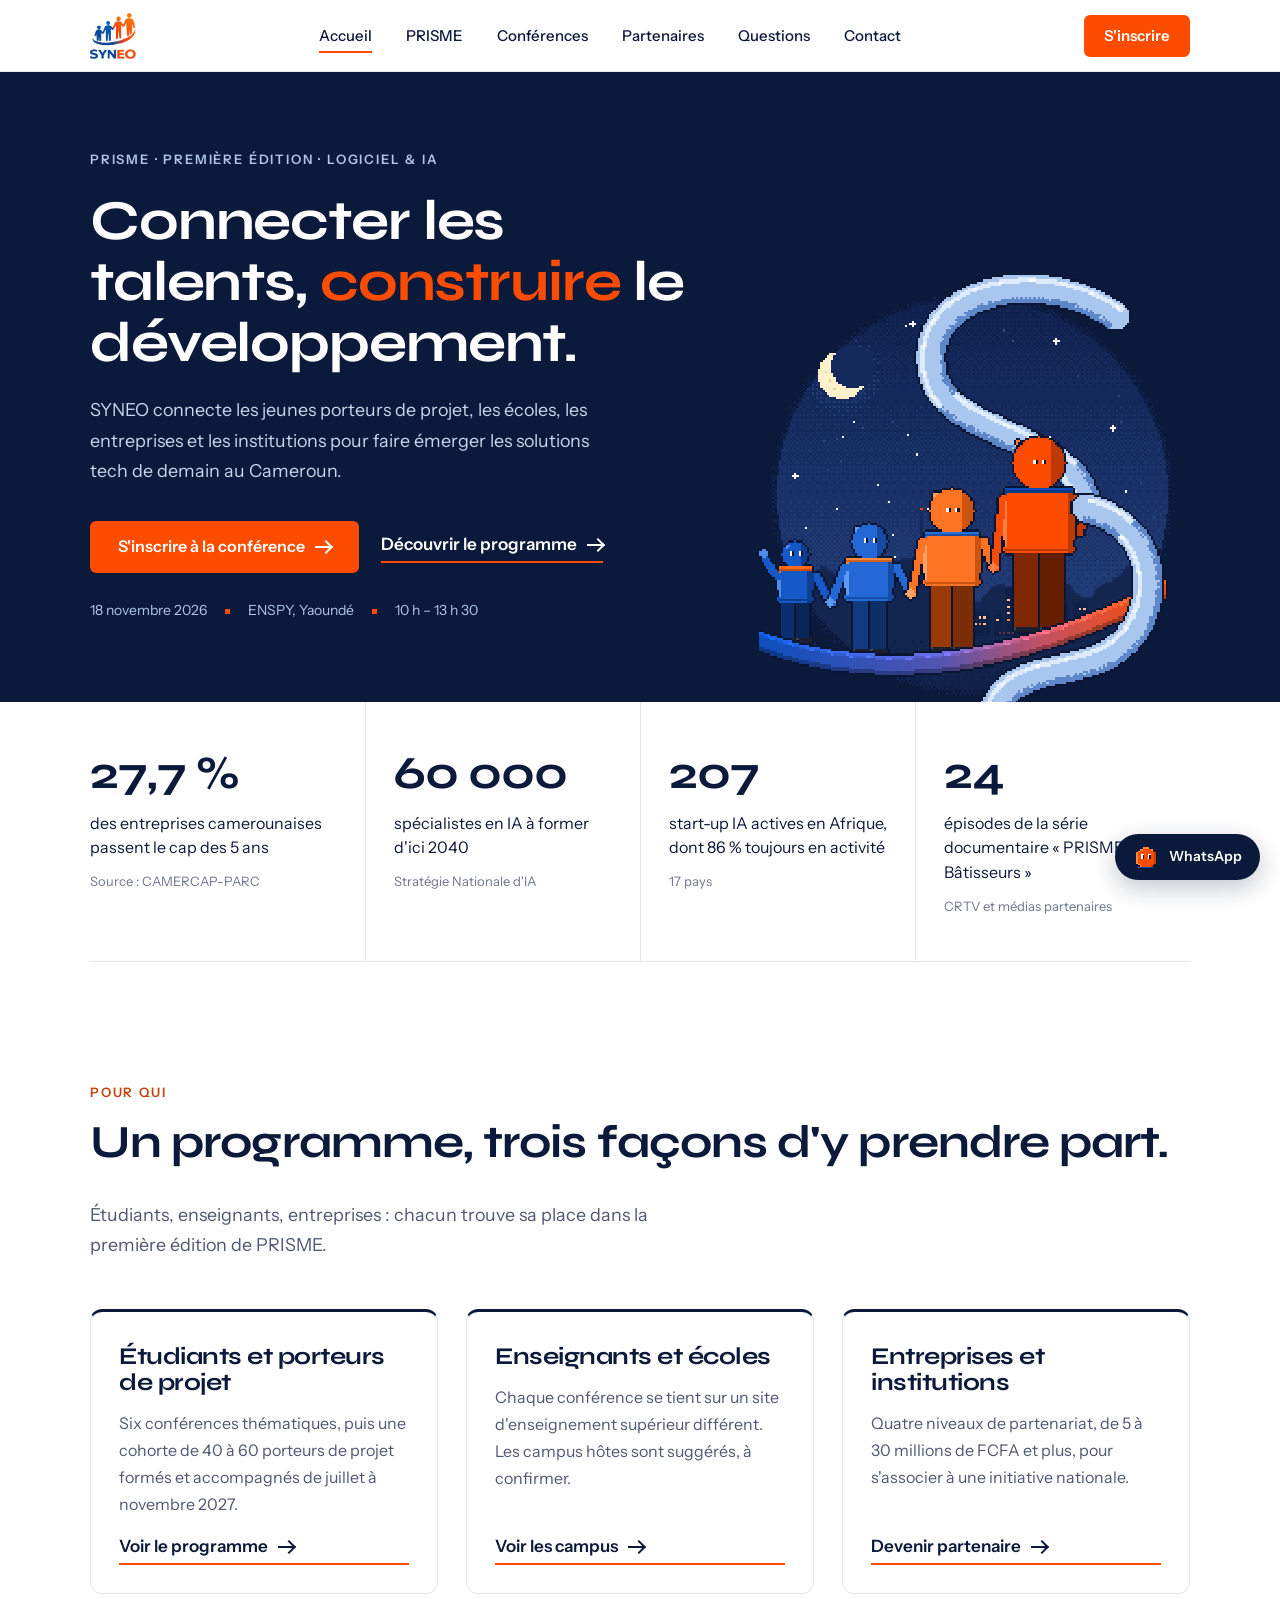
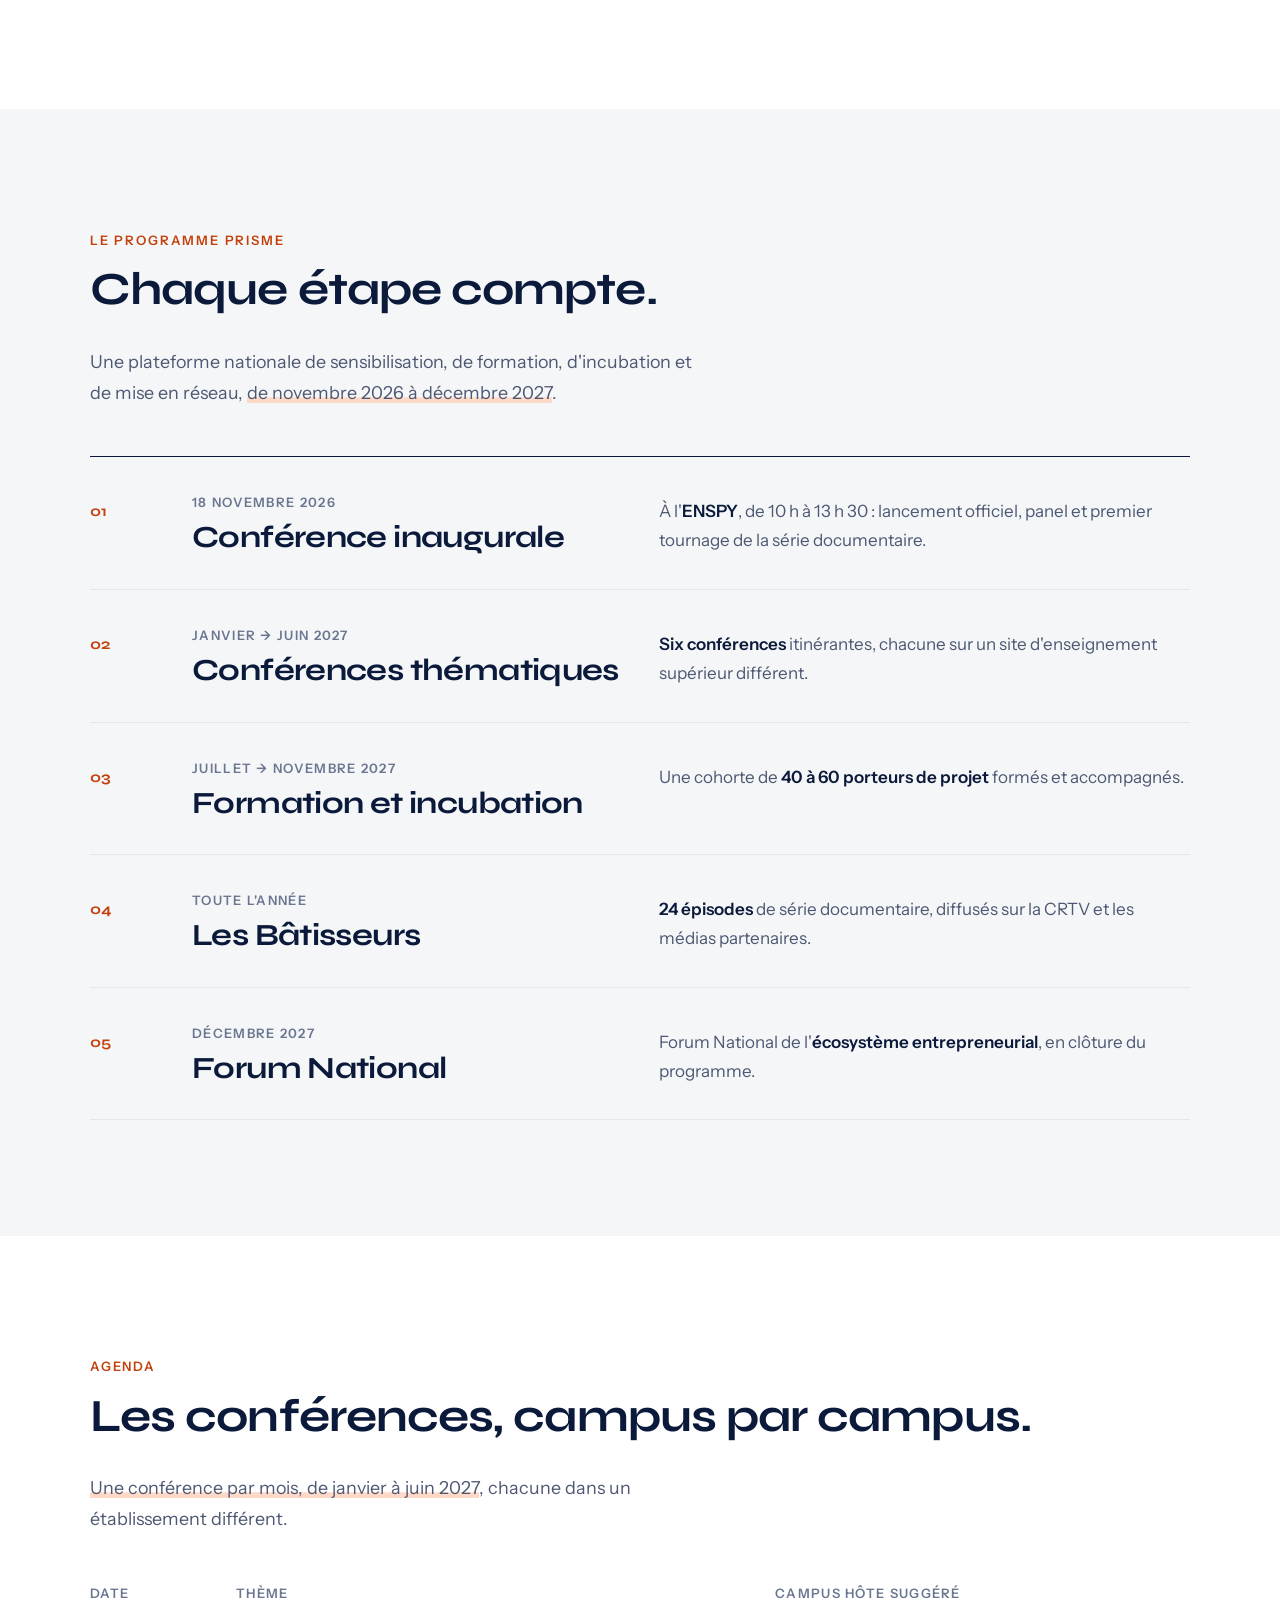
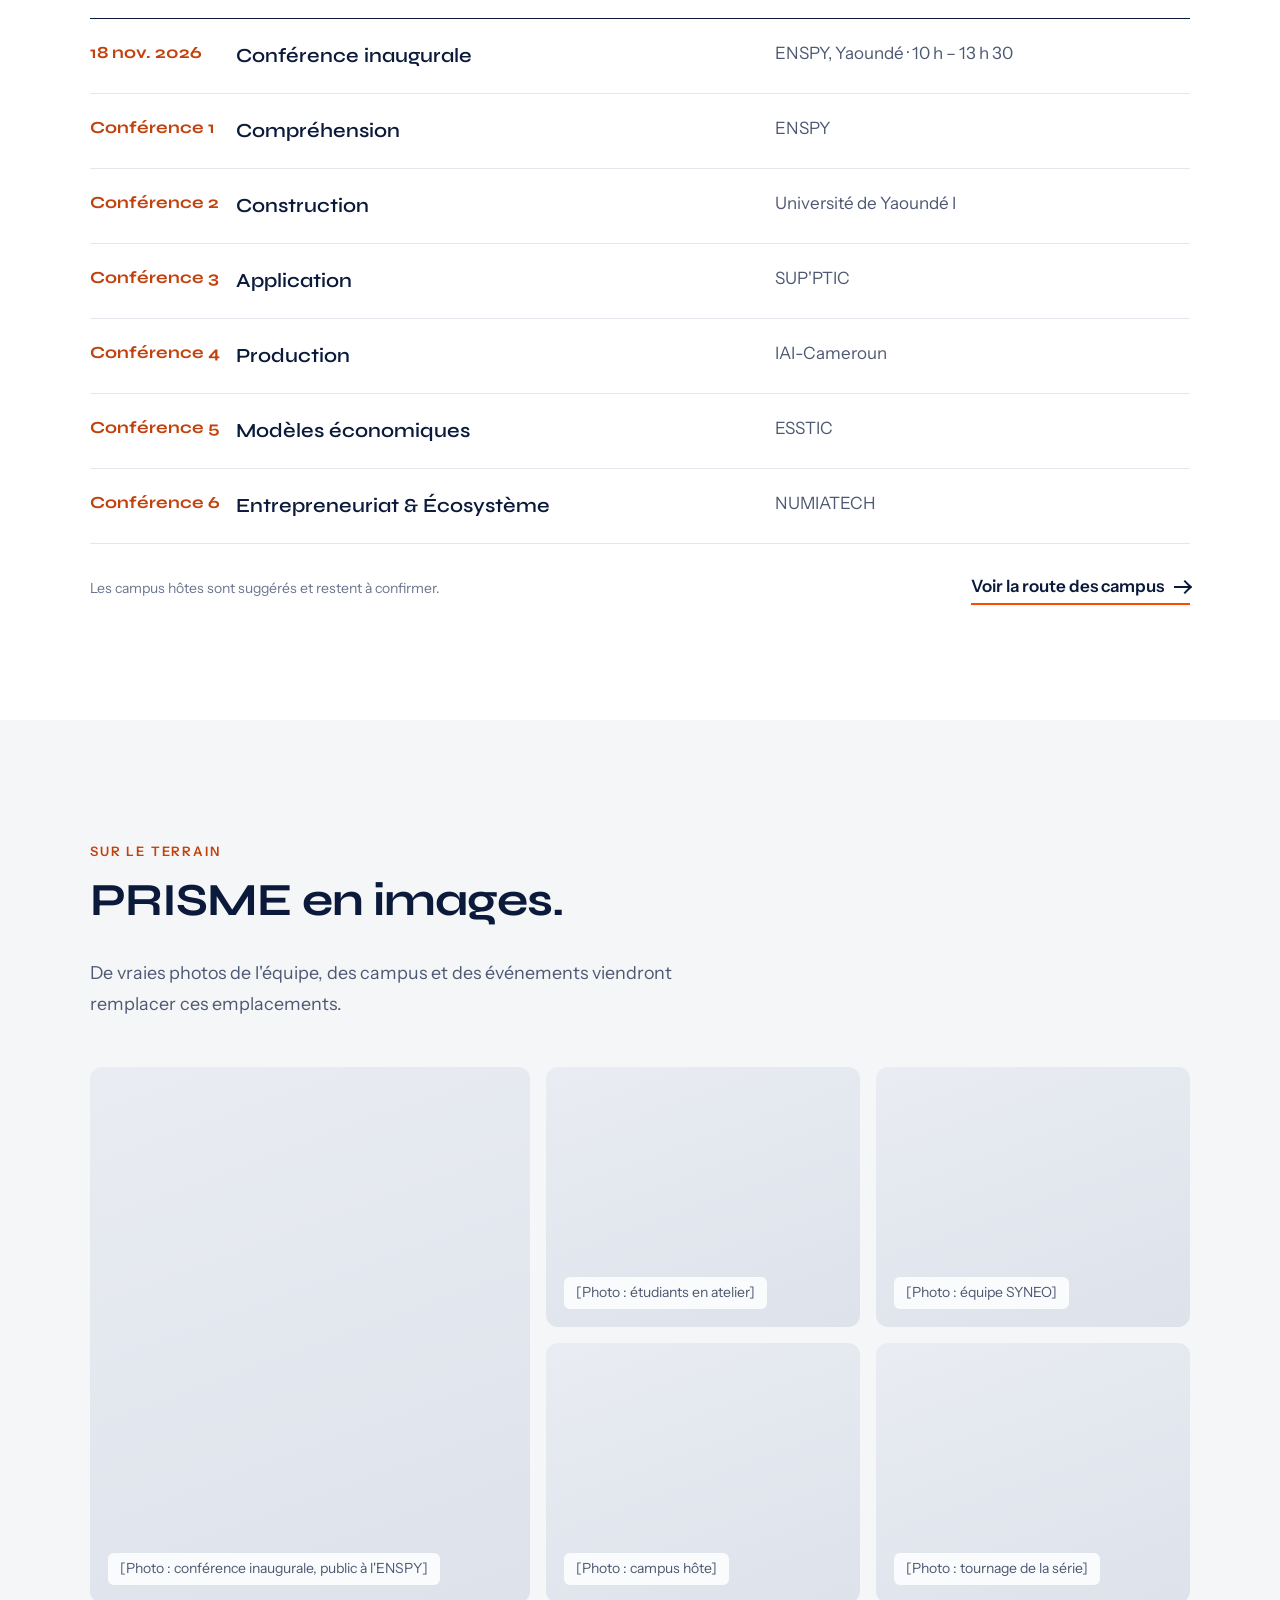
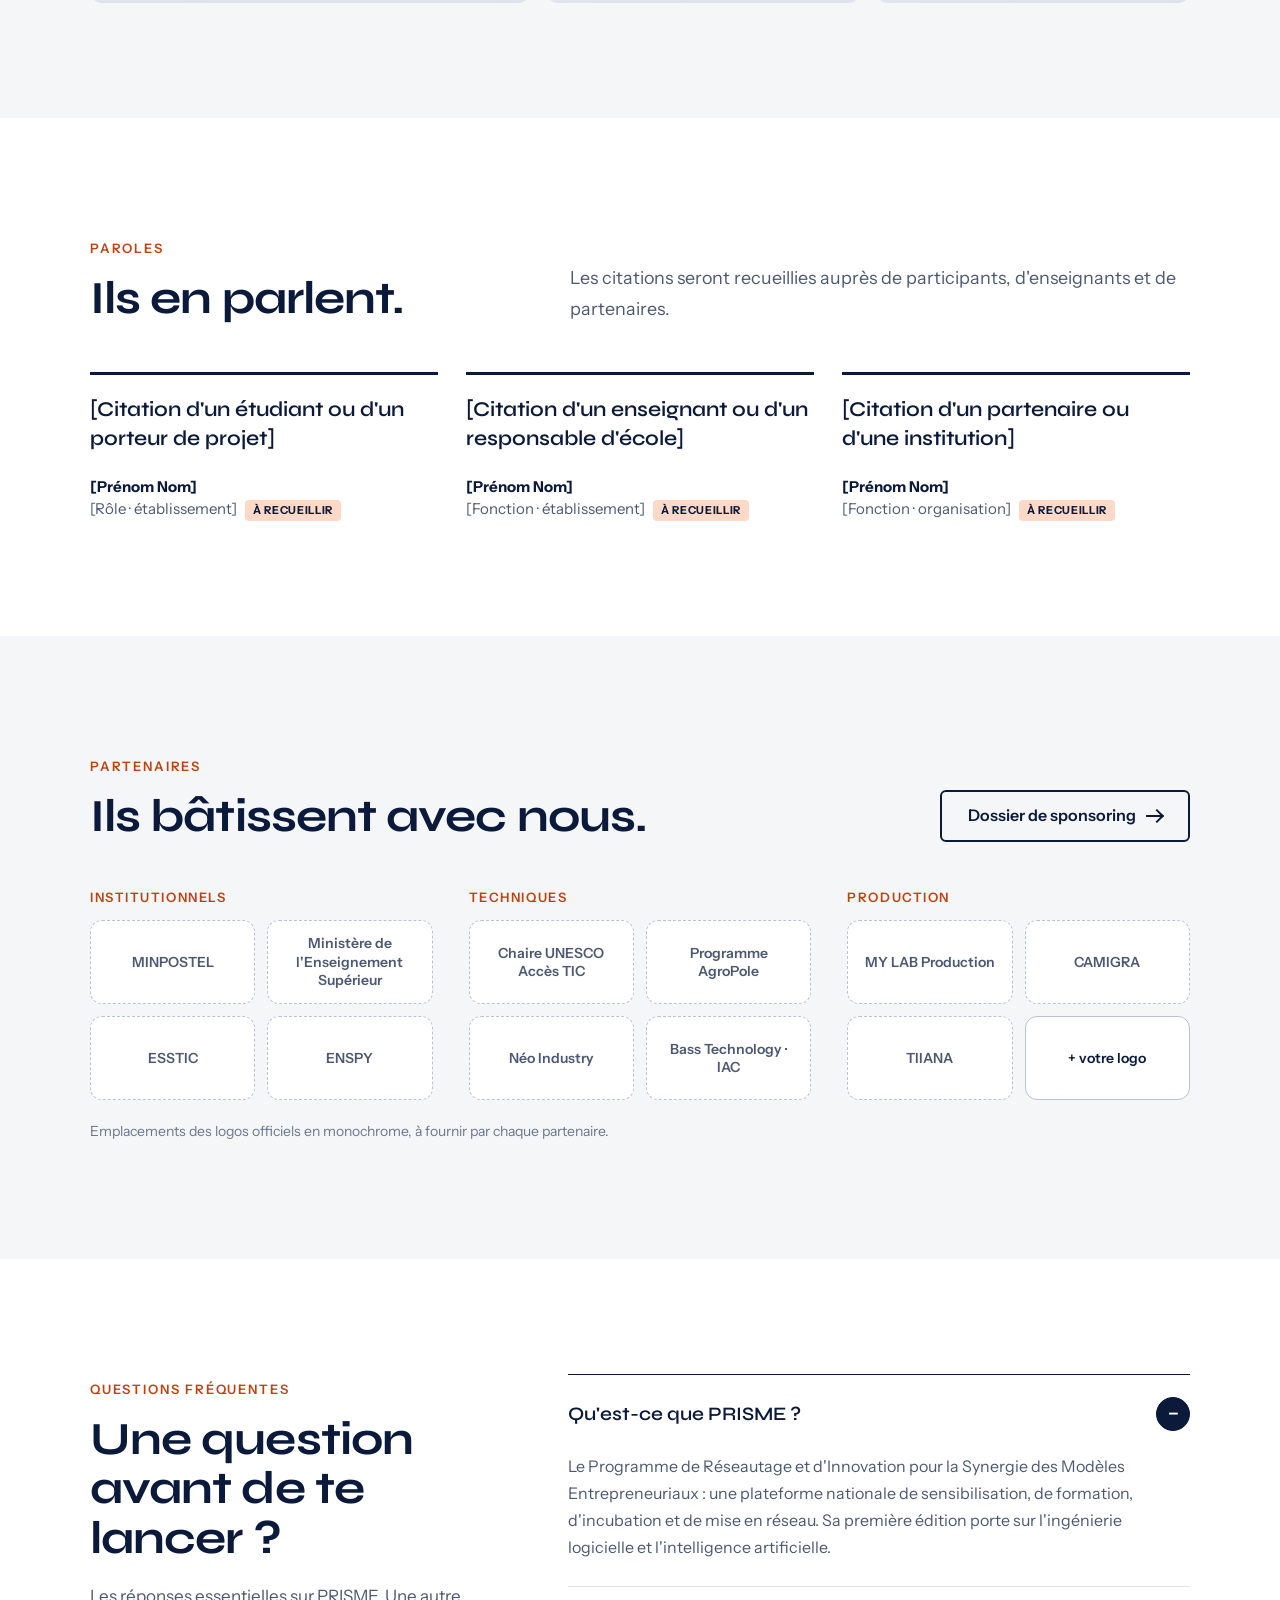
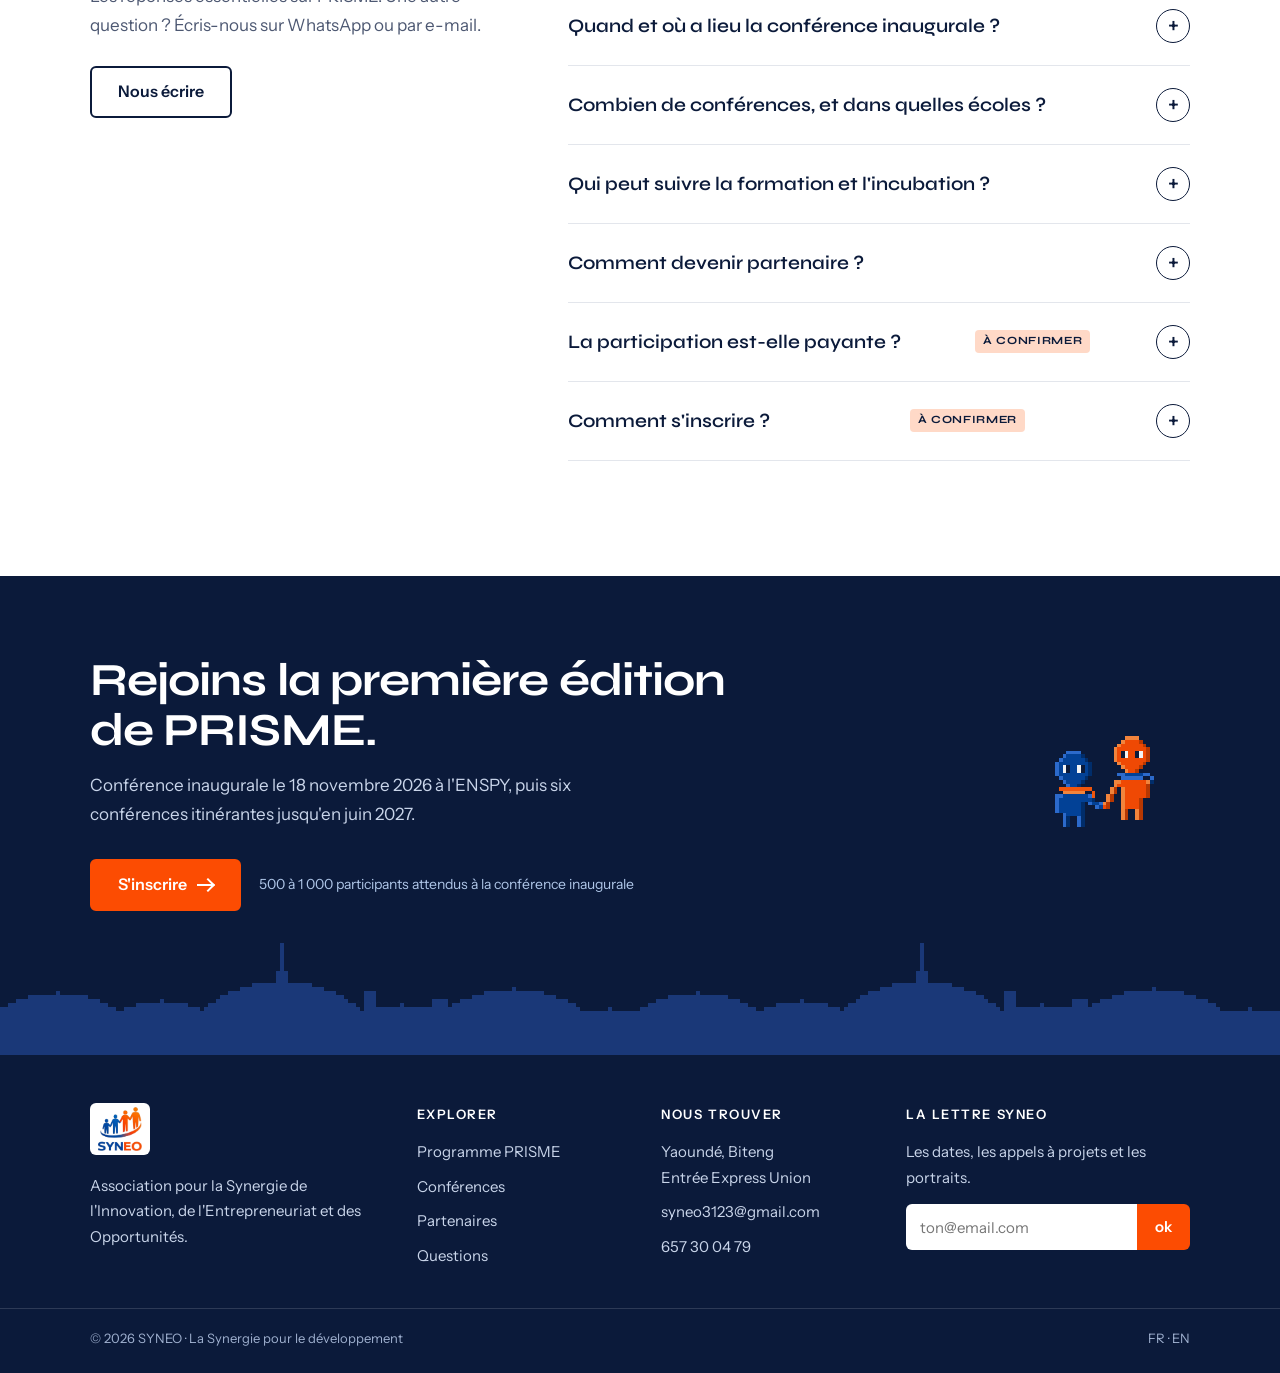
<file: docs/design/maquette-accueil-v3.html>
<!doctype html>
<html lang="fr">
<head>
<meta charset="utf-8">
<meta name="viewport" content="width=device-width, initial-scale=1">
<title>SYNEO — Connecter les talents, construire le développement</title>
<meta name="description" content="SYNEO accompagne les jeunes porteurs de projet tech au Cameroun : conférences, formation, incubation et réseau avec le programme PRISME.">
<link rel="icon" href="../../assets/img/mascotte/avatar.svg">
<link rel="stylesheet" href="https://fonts.googleapis.com/css2?family=Syne:wght@600;700;800&amp;family=Instrument+Sans:wght@400;500;600;700&amp;display=swap">
<style>
:root{
  --nuit:#0B1A3A; --bleu:#02449B; --orange:#FC4C02; --orange-f:#C2410C;
  --gris:#4D5872; --gris-c:#6B7690; --trait:#E3E6EC; --fond:#FFFFFF; --fond2:#F5F6F8;
  --wrap:1180px; --gut:clamp(20px,4vw,40px); --nav:72px; --r:12px; --rb:6px;
}
*{box-sizing:border-box}
html{scroll-behavior:smooth;scroll-padding-top:calc(var(--nav) + 12px)}
body{margin:0;background:var(--fond);color:var(--nuit);font-family:'Instrument Sans',system-ui,sans-serif;font-size:17px;line-height:1.7;font-weight:400;-webkit-font-smoothing:antialiased}
img{display:block;max-width:100%}
img.px{image-rendering:pixelated}
a{color:inherit}
h1,h2,h3{font-family:Syne,sans-serif;margin:0;letter-spacing:-.02em;line-height:1.08}
p{margin:0}
.wrap{max-width:var(--wrap);margin:0 auto;padding:0 var(--gut)}
.sec{padding:clamp(72px,9vw,120px) 0}
.sec.alt{background:var(--fond2)}
:focus-visible{outline:3px solid var(--orange);outline-offset:3px}
.skip{position:absolute;left:-999px;top:8px;background:var(--nuit);color:#fff;padding:10px 16px;z-index:100}
.skip:focus{left:8px}
.eyebrow{font-size:13px;font-weight:600;letter-spacing:.14em;text-transform:uppercase;color:var(--orange-f)}
.h2{font-size:clamp(30px,3.6vw,46px);font-weight:700;color:var(--nuit)}
.lead{font-size:clamp(17px,1.4vw,19px);color:var(--gris);max-width:620px}
.head{display:flex;justify-content:space-between;align-items:flex-end;gap:32px;flex-wrap:wrap;margin-bottom:48px}
.head .h2{margin-top:12px}
mark{background:none;color:inherit;box-shadow:inset 0 -.32em 0 #FFD9C7}

/* Boutons */
.btn{display:inline-flex;align-items:center;justify-content:center;gap:10px;height:52px;padding:0 26px;border-radius:var(--rb);background:var(--orange);color:#fff;font-weight:600;font-size:16px;text-decoration:none;border:2px solid var(--orange);transition:background .2s,color .2s,border-color .2s}
.btn:hover{background:#E04300;border-color:#E04300}
.btn.sm{height:42px;padding:0 18px;font-size:15px}
.btn.ghost{background:transparent;color:var(--nuit);border-color:var(--nuit)}
.btn.ghost:hover{background:var(--nuit);color:#fff}
.btn.light{background:transparent;color:#fff;border-color:rgba(255,255,255,.55)}
.btn.light:hover{background:#fff;color:var(--nuit);border-color:#fff}
.arr{display:inline-block;width:16px;height:2px;background:currentColor;position:relative;transition:transform .2s}
.arr::after{content:"";position:absolute;right:0;top:-4px;width:8px;height:8px;border-top:2px solid currentColor;border-right:2px solid currentColor;transform:rotate(45deg)}
.btn:hover .arr,.link:hover .arr{transform:translateX(4px)}
.link{display:inline-flex;align-items:center;gap:10px;font-weight:600;text-decoration:none;color:var(--nuit);border-bottom:2px solid var(--orange);padding-bottom:2px}
.link.w{color:#fff}

/* Navigation */
.nav{position:sticky;top:0;z-index:50;height:var(--nav);background:rgba(255,255,255,.96);border-bottom:1px solid var(--trait);backdrop-filter:blur(6px)}
.nav .wrap{height:100%;display:flex;align-items:center;justify-content:space-between;gap:24px}
.logo img{height:46px}
.menu{display:flex;gap:34px;list-style:none;margin:0;padding:0}
.menu a{text-decoration:none;font-weight:500;font-size:15px;color:var(--nuit);padding:6px 0;border-bottom:2px solid transparent}
.menu a:hover,.menu a[aria-current]{border-bottom-color:var(--orange)}
.burger{display:none;width:44px;height:44px;border:1px solid var(--trait);background:#fff;border-radius:var(--rb);flex-direction:column;justify-content:center;gap:5px;padding:12px;cursor:pointer}
.burger i{display:block;height:2px;background:var(--nuit)}

/* Haut de page : le seul moment pixel art fort */
.hero{background:var(--nuit);color:#fff;position:relative;overflow:hidden}
.hero .wrap{display:grid;grid-template-columns:minmax(0,1.2fr) minmax(0,.9fr);gap:24px;align-items:center;min-height:600px}
.hero .copy{padding:72px 0 80px;position:relative;z-index:2}
.hero .eyebrow{color:#AFC6E8}
.hero h1{font-size:clamp(36px,4.4vw,60px);font-weight:700;margin:18px 0 22px;color:#fff}
.hero h1 em{font-style:normal;color:var(--orange)}
.hero .lead{color:#C9D5EA;max-width:520px}
.hero .ctas{display:flex;flex-wrap:wrap;align-items:center;gap:22px;margin-top:34px}
.hero .meta{margin-top:26px;font-size:14px;color:#AFC6E8;display:flex;flex-wrap:wrap;gap:6px 18px}
.hero .meta span+span::before{content:"";display:inline-block;width:5px;height:5px;background:var(--orange);margin-right:18px;vertical-align:middle}
.scene{position:relative;width:min(100%,600px);aspect-ratio:636/600;justify-self:end;align-self:end;margin-bottom:-8px}
.scene > *{position:absolute;inset:0;width:100%;height:100%;display:block}
.scene .layer{image-rendering:pixelated}
.scene .group{background:url(../../assets/img/hero-pixel/hp-groupe.png) 0 0/400% 100% no-repeat;image-rendering:pixelated}

/* Chiffres */
.stats{display:grid;grid-template-columns:repeat(4,minmax(0,1fr));border-bottom:1px solid var(--trait)}
.stat{padding:48px 28px 44px;border-left:1px solid var(--trait)}
.stat:first-child{border-left:0;padding-left:0}
.stat b{display:block;font-family:Syne,sans-serif;font-weight:700;font-size:clamp(34px,3.6vw,48px);line-height:1;letter-spacing:-.02em;color:var(--nuit);white-space:nowrap}
.stat span{display:block;margin-top:14px;font-size:16px;line-height:1.55;color:var(--nuit)}
.stat small{display:block;margin-top:10px;font-size:13px;color:var(--gris-c)}

/* Pour qui */
.who{display:grid;grid-template-columns:repeat(3,minmax(0,1fr));gap:28px}
.who article{background:#fff;border:1px solid var(--trait);border-top:3px solid var(--nuit);border-radius:var(--r);padding:32px 28px 28px;display:flex;flex-direction:column;gap:14px}
.who h3{font-size:24px;font-weight:700}
.who p{color:var(--gris);font-size:16px;flex:1}

/* Programme */
.prog{border-top:1px solid var(--nuit)}
.step{display:grid;grid-template-columns:70px minmax(0,.9fr) minmax(0,1.1fr);gap:32px;padding:34px 0;border-bottom:1px solid var(--trait);align-items:start}
.step .n{font-family:Syne,sans-serif;font-weight:700;font-size:15px;color:var(--orange-f);padding-top:8px}
.step small{display:block;font-size:13px;font-weight:600;letter-spacing:.1em;text-transform:uppercase;color:var(--gris-c);margin-bottom:8px}
.step h3{font-size:clamp(24px,2.4vw,32px);font-weight:700}
.step p{color:var(--gris);font-size:17px;padding-top:6px}
.step p strong{color:var(--nuit);font-weight:600}

/* Conférences */
.table{width:100%;border-collapse:collapse}
.table th{text-align:left;font-size:13px;font-weight:600;letter-spacing:.1em;text-transform:uppercase;color:var(--gris-c);padding:0 16px 14px 0;border-bottom:1px solid var(--nuit)}
.table td{padding:20px 16px 20px 0;border-bottom:1px solid var(--trait);vertical-align:top}
.table td:first-child{font-family:Syne,sans-serif;font-weight:700;color:var(--orange-f);width:110px;white-space:nowrap}
.table td:nth-child(2){font-family:Syne,sans-serif;font-weight:600;font-size:20px;color:var(--nuit)}
.table td:last-child{color:var(--gris)}
.note{margin-top:20px;font-size:14px;color:var(--gris-c)}
.agenda-foot{display:flex;justify-content:space-between;align-items:center;gap:24px;flex-wrap:wrap;margin-top:28px}

/* Photos */
.photos{display:grid;grid-template-columns:1.4fr 1fr 1fr;grid-template-rows:260px 260px;gap:16px}
.ph{background:linear-gradient(160deg,#E9ECF2,#DDE2EB);border-radius:var(--r);display:flex;align-items:flex-end;padding:18px;color:var(--gris);font-size:14px;line-height:1.4}
.ph:first-child{grid-row:span 2}
.ph span{background:rgba(255,255,255,.85);padding:6px 12px;border-radius:var(--rb)}

/* Témoignages */
.quotes{display:grid;grid-template-columns:repeat(3,minmax(0,1fr));gap:28px}
.q{margin:0;padding-top:20px;border-top:3px solid var(--nuit)}
.q blockquote{margin:0 0 22px;font-family:Syne,sans-serif;font-weight:600;font-size:21px;line-height:1.4;color:var(--nuit)}
.q figcaption{font-size:15px;color:var(--gris);line-height:1.5}
.q figcaption b{display:block;color:var(--nuit)}
.todo{display:inline-block;margin-left:8px;font-size:11px;font-weight:700;letter-spacing:.06em;text-transform:uppercase;background:#FFD9C7;color:var(--nuit);padding:2px 8px;border-radius:4px;vertical-align:middle}

/* Partenaires */
.pgroups{display:grid;grid-template-columns:repeat(3,minmax(0,1fr));gap:36px}
.pgroups h3{font-size:13px;font-weight:600;letter-spacing:.12em;text-transform:uppercase;color:var(--orange-f);font-family:'Instrument Sans',sans-serif;margin-bottom:16px}
.slots{display:grid;grid-template-columns:1fr 1fr;gap:12px}
.slot{height:84px;border:1px dashed #B9C2D3;border-radius:var(--r);display:flex;align-items:center;justify-content:center;text-align:center;padding:8px 12px;font-weight:600;font-size:14px;line-height:1.3;color:var(--gris);background:#fff}
.slot.add{border-style:solid;color:var(--nuit)}

/* FAQ */
.faq{display:grid;grid-template-columns:minmax(0,.8fr) minmax(0,1.2fr);gap:64px;align-items:start}
.faq-side p{color:var(--gris);margin:18px 0 26px}
.faq-list{border-top:1px solid var(--nuit)}
.faq details{border-bottom:1px solid var(--trait)}
.faq summary{list-style:none;cursor:pointer;display:flex;justify-content:space-between;align-items:center;gap:16px;padding:22px 0;font-family:Syne,sans-serif;font-weight:600;font-size:19px;color:var(--nuit)}
.faq summary::-webkit-details-marker{display:none}
.faq summary::after{content:"+";flex-shrink:0;width:32px;height:32px;display:flex;align-items:center;justify-content:center;border:1px solid var(--nuit);border-radius:50%;font-size:20px;line-height:1;font-family:'Instrument Sans',sans-serif}
.faq details[open] summary::after{content:"\2212";background:var(--nuit);color:#fff}
.faq details p{padding:0 40px 24px 0;color:var(--gris);font-size:16px}

/* Appel à l'action final */
.final{background:var(--nuit);color:#fff;position:relative;overflow:hidden}
.final .wrap{display:grid;grid-template-columns:minmax(0,1fr) auto;gap:40px;align-items:center;padding-top:80px;padding-bottom:24px}
.final h2{font-size:clamp(30px,3.6vw,46px);font-weight:700;color:#fff;max-width:640px}
.final p{color:#C9D5EA;margin-top:16px;max-width:560px}
.final .ctas{display:flex;flex-wrap:wrap;gap:18px;margin-top:30px;align-items:center}
.final .sig{width:160px;opacity:.95}

/* Pied de page */
.sky{display:block;width:100%;height:120px;background:var(--nuit) url(../../assets/img/mascotte/yaounde-nuit.svg) repeat-x left bottom/640px 120px;image-rendering:pixelated}
footer{background:var(--nuit);color:#C9D5EA;font-size:15px}
footer .cols{display:grid;grid-template-columns:1.4fr 1fr 1fr 1.3fr;gap:40px;padding:48px var(--gut) 40px;max-width:var(--wrap);margin:0 auto}
footer h4{margin:0 0 14px;font-size:13px;font-weight:600;letter-spacing:.12em;text-transform:uppercase;color:#fff}
footer ul{list-style:none;margin:0;padding:0;display:flex;flex-direction:column;gap:9px}
footer a{color:#C9D5EA;text-decoration:none}
footer a:hover{color:#fff;text-decoration:underline}
.nl{display:flex;margin-top:14px}
.nl input{flex:1;min-width:0;height:46px;border:0;border-radius:var(--rb) 0 0 var(--rb);padding:0 14px;font:inherit}
.nl button{height:46px;border:0;background:var(--orange);color:#fff;font:inherit;font-weight:600;padding:0 18px;border-radius:0 var(--rb) var(--rb) 0;cursor:pointer}
.legal{border-top:1px solid rgba(255,255,255,.14)}
.legal .wrap{display:flex;justify-content:space-between;flex-wrap:wrap;gap:8px;padding-top:18px;padding-bottom:24px;font-size:13px;color:#9FB0CF}

/* WhatsApp */
.wa{position:fixed;right:20px;bottom:20px;z-index:40;display:flex;align-items:center;gap:10px;background:var(--nuit);color:#fff;text-decoration:none;font-weight:600;font-size:14px;padding:10px 18px;border-radius:999px;box-shadow:0 8px 24px rgba(11,26,58,.25)}

/* Apparition douce */
.rv{opacity:0;transform:translateY(14px);transition:opacity .6s ease,transform .6s ease}
.rv.in{opacity:1;transform:none}
@media (prefers-reduced-motion:reduce){.rv{opacity:1;transform:none;transition:none}html{scroll-behavior:auto}}

/* Responsive */
@media (max-width:1000px){
  .menu{display:none}.burger{display:flex}
  .who,.quotes,.pgroups{grid-template-columns:1fr}
  .stats{grid-template-columns:1fr 1fr}
  .stat:nth-child(3){border-left:0;padding-left:0}
  .stat:nth-child(n+3){border-top:1px solid var(--trait)}
  .step{grid-template-columns:50px 1fr;gap:12px 20px}
  .step p{grid-column:2}
  .photos{grid-template-columns:1fr 1fr;grid-template-rows:auto}
  .photos .ph{min-height:200px}.ph:first-child{grid-row:auto;grid-column:span 2;min-height:260px}
  .faq{grid-template-columns:1fr;gap:32px}
  footer .cols{grid-template-columns:1fr 1fr}
}
@media (max-width:760px){
  :root{--nav:64px}
  .logo img{height:38px}
  .sky{height:90px;background-size:480px 90px}
  .nav .btn{display:none}
  .hero .wrap{grid-template-columns:1fr;min-height:0}
  .hero .copy{padding:48px 0 12px}
  .scene{width:min(100%,420px);margin:0 auto -6px;justify-self:center}
  .stats{grid-template-columns:1fr}
  .stat,.stat:nth-child(3){border-left:0;padding-left:0;border-top:1px solid var(--trait)}
  .stat:first-child{border-top:0}
  .table th:nth-child(3),.table td:nth-child(3){display:none}
  .table td:first-child{width:auto}
  .final .wrap{grid-template-columns:1fr}.final .sig{width:110px}
  footer .cols{grid-template-columns:1fr}
  .wa{padding:10px 14px}.wa span{display:none}
}
</style>
</head>
<body>
<a class="skip" href="#contenu">Aller au contenu</a>

<header class="nav">
  <div class="wrap">
    <a class="logo" href="#" aria-label="SYNEO, accueil"><img src="../../assets/img/logo-syneo-transparent.png" alt="SYNEO"></a>
    <nav aria-label="Navigation principale"><ul class="menu">
      <li><a href="#" aria-current="page">Accueil</a></li>
      <li><a href="#programme">PRISME</a></li>
      <li><a href="#conferences">Conférences</a></li>
      <li><a href="#partenaires">Partenaires</a></li>
      <li><a href="#faq">Questions</a></li>
      <li><a href="#contact">Contact</a></li>
    </ul></nav>
    <a class="btn sm" href="#conferences">S'inscrire</a>
    <button class="burger" type="button" aria-label="Ouvrir le menu"><i></i><i></i><i></i></button>
  </div>
</header>

<main id="contenu">

<!-- ============ HAUT DE PAGE ============ -->
<section class="hero">
  <div class="wrap">
    <div class="copy">
      <span class="eyebrow">PRISME · Première édition · Logiciel &amp; IA</span>
      <h1>Connecter les talents, <em>construire</em> le développement.</h1>
      <p class="lead">SYNEO connecte les jeunes porteurs de projet, les écoles, les entreprises et les institutions pour faire émerger les solutions tech de demain au Cameroun.</p>
      <div class="ctas">
        <a class="btn" href="#conferences">S'inscrire à la conférence<span class="arr" aria-hidden="true"></span></a>
        <a class="link w" href="#programme">Découvrir le programme<span class="arr" aria-hidden="true"></span></a>
      </div>
      <p class="meta"><span>18 novembre 2026</span><span>ENSPY, Yaoundé</span><span>10 h – 13 h 30</span></p>
    </div>
    <div class="scene" role="img" aria-label="Illustration en pixel art : les quatre personnages du logo SYNEO, du plus petit en bleu au plus grand en orange, se tiennent la main sur la courbe du logo, la nuit sur Yaoundé">
      <img class="layer" src="../../assets/img/hero-pixel/hp-fond.png" alt="">
      <span class="group"></span>
      <img class="layer" src="../../assets/img/hero-pixel/hp-avant.png" alt="">
    </div>
  </div>
</section>

<!-- ============ CHIFFRES ============ -->
<section class="wrap">
  <div class="stats rv">
    <div class="stat"><b>27,7 %</b><span>des entreprises camerounaises passent le cap des 5 ans</span><small>Source : CAMERCAP-PARC</small></div>
    <div class="stat"><b>60 000</b><span>spécialistes en IA à former d'ici 2040</span><small>Stratégie Nationale d'IA</small></div>
    <div class="stat"><b>207</b><span>start-up IA actives en Afrique, dont 86 % toujours en activité</span><small>17 pays</small></div>
    <div class="stat"><b>24</b><span>épisodes de la série documentaire « PRISME : Les Bâtisseurs »</span><small>CRTV et médias partenaires</small></div>
  </div>
</section>

<!-- ============ POUR QUI ============ -->
<section class="sec">
  <div class="wrap">
    <div class="head rv">
      <div><span class="eyebrow">Pour qui</span><h2 class="h2">Un programme, trois façons d'y prendre part.</h2></div>
      <p class="lead">Étudiants, enseignants, entreprises : chacun trouve sa place dans la première édition de PRISME.</p>
    </div>
    <div class="who">
      <article class="rv"><h3>Étudiants et porteurs de projet</h3><p>Six conférences thématiques, puis une cohorte de 40 à 60 porteurs de projet formés et accompagnés de juillet à novembre 2027.</p><a class="link" href="#programme">Voir le programme<span class="arr" aria-hidden="true"></span></a></article>
      <article class="rv"><h3>Enseignants et écoles</h3><p>Chaque conférence se tient sur un site d'enseignement supérieur différent. Les campus hôtes sont suggérés, à confirmer.</p><a class="link" href="#conferences">Voir les campus<span class="arr" aria-hidden="true"></span></a></article>
      <article class="rv"><h3>Entreprises et institutions</h3><p>Quatre niveaux de partenariat, de 5 à 30 millions de FCFA et plus, pour s'associer à une initiative nationale.</p><a class="link" href="#partenaires">Devenir partenaire<span class="arr" aria-hidden="true"></span></a></article>
    </div>
  </div>
</section>

<!-- ============ PROGRAMME ============ -->
<section class="sec alt" id="programme">
  <div class="wrap">
    <div class="head rv">
      <div><span class="eyebrow">Le programme PRISME</span><h2 class="h2">Chaque étape compte.</h2></div>
      <p class="lead">Une plateforme nationale de sensibilisation, de formation, d'incubation et de mise en réseau, <mark>de novembre 2026 à décembre 2027</mark>.</p>
    </div>
    <div class="prog">
      <div class="step rv"><span class="n">01</span><div><small>18 novembre 2026</small><h3>Conférence inaugurale</h3></div><p>À l'<strong>ENSPY</strong>, de 10 h à 13 h 30 : lancement officiel, panel et premier tournage de la série documentaire.</p></div>
      <div class="step rv"><span class="n">02</span><div><small>Janvier → juin 2027</small><h3>Conférences thématiques</h3></div><p><strong>Six conférences</strong> itinérantes, chacune sur un site d'enseignement supérieur différent.</p></div>
      <div class="step rv"><span class="n">03</span><div><small>Juillet → novembre 2027</small><h3>Formation et incubation</h3></div><p>Une cohorte de <strong>40 à 60 porteurs de projet</strong> formés et accompagnés.</p></div>
      <div class="step rv"><span class="n">04</span><div><small>Toute l'année</small><h3>Les Bâtisseurs</h3></div><p><strong>24 épisodes</strong> de série documentaire, diffusés sur la CRTV et les médias partenaires.</p></div>
      <div class="step rv"><span class="n">05</span><div><small>Décembre 2027</small><h3>Forum National</h3></div><p>Forum National de l'<strong>écosystème entrepreneurial</strong>, en clôture du programme.</p></div>
    </div>
  </div>
</section>

<!-- ============ CONFÉRENCES ============ -->
<section class="sec" id="conferences">
  <div class="wrap">
    <div class="head rv">
      <div><span class="eyebrow">Agenda</span><h2 class="h2">Les conférences, campus par campus.</h2></div>
      <p class="lead"><mark>Une conférence par mois, de janvier à juin 2027</mark>, chacune dans un établissement différent.</p>
    </div>
    <table class="table rv">
      <thead><tr><th scope="col">Date</th><th scope="col">Thème</th><th scope="col">Campus hôte suggéré</th></tr></thead>
      <tbody>
        <tr><td>18 nov. 2026</td><td>Conférence inaugurale</td><td>ENSPY, Yaoundé · 10 h – 13 h 30</td></tr>
        <tr><td>Conférence 1</td><td>Compréhension</td><td>ENSPY</td></tr>
        <tr><td>Conférence 2</td><td>Construction</td><td>Université de Yaoundé I</td></tr>
        <tr><td>Conférence 3</td><td>Application</td><td>SUP'PTIC</td></tr>
        <tr><td>Conférence 4</td><td>Production</td><td>IAI-Cameroun</td></tr>
        <tr><td>Conférence 5</td><td>Modèles économiques</td><td>ESSTIC</td></tr>
        <tr><td>Conférence 6</td><td>Entrepreneuriat &amp; Écosystème</td><td>NUMIATECH</td></tr>
      </tbody>
    </table>
    <div class="agenda-foot"><p class="note" style="margin:0">Les campus hôtes sont suggérés et restent à confirmer.</p><a class="link" href="maquette-conferences.html">Voir la route des campus<span class="arr" aria-hidden="true"></span></a></div>
  </div>
</section>

<!-- ============ PHOTOS ============ -->
<section class="sec alt">
  <div class="wrap">
    <div class="head rv">
      <div><span class="eyebrow">Sur le terrain</span><h2 class="h2">PRISME en images.</h2></div>
      <p class="lead">De vraies photos de l'équipe, des campus et des événements viendront remplacer ces emplacements.</p>
    </div>
    <div class="photos rv">
      <div class="ph"><span>[Photo : conférence inaugurale, public à l'ENSPY]</span></div>
      <div class="ph"><span>[Photo : étudiants en atelier]</span></div>
      <div class="ph"><span>[Photo : équipe SYNEO]</span></div>
      <div class="ph"><span>[Photo : campus hôte]</span></div>
      <div class="ph"><span>[Photo : tournage de la série]</span></div>
    </div>
  </div>
</section>

<!-- ============ TÉMOIGNAGES ============ -->
<section class="sec">
  <div class="wrap">
    <div class="head rv"><div><span class="eyebrow">Paroles</span><h2 class="h2">Ils en parlent.</h2></div><p class="lead">Les citations seront recueillies auprès de participants, d'enseignants et de partenaires.</p></div>
    <div class="quotes">
      <figure class="q rv"><blockquote>[Citation d'un étudiant ou d'un porteur de projet]</blockquote><figcaption><b>[Prénom Nom]</b>[Rôle · établissement]<span class="todo">à recueillir</span></figcaption></figure>
      <figure class="q rv"><blockquote>[Citation d'un enseignant ou d'un responsable d'école]</blockquote><figcaption><b>[Prénom Nom]</b>[Fonction · établissement]<span class="todo">à recueillir</span></figcaption></figure>
      <figure class="q rv"><blockquote>[Citation d'un partenaire ou d'une institution]</blockquote><figcaption><b>[Prénom Nom]</b>[Fonction · organisation]<span class="todo">à recueillir</span></figcaption></figure>
    </div>
  </div>
</section>

<!-- ============ PARTENAIRES ============ -->
<section class="sec alt" id="partenaires">
  <div class="wrap">
    <div class="head rv">
      <div><span class="eyebrow">Partenaires</span><h2 class="h2">Ils bâtissent avec nous.</h2></div>
      <a class="btn ghost" href="#">Dossier de sponsoring<span class="arr" aria-hidden="true"></span></a>
    </div>
    <div class="pgroups rv">
      <div><h3>Institutionnels</h3><div class="slots"><div class="slot">MINPOSTEL</div><div class="slot">Ministère de l'Enseignement Supérieur</div><div class="slot">ESSTIC</div><div class="slot">ENSPY</div></div></div>
      <div><h3>Techniques</h3><div class="slots"><div class="slot">Chaire UNESCO Accès TIC</div><div class="slot">Programme AgroPole</div><div class="slot">Néo Industry</div><div class="slot">Bass Technology · IAC</div></div></div>
      <div><h3>Production</h3><div class="slots"><div class="slot">MY LAB Production</div><div class="slot">CAMIGRA</div><div class="slot">TIIANA</div><div class="slot add">+ votre logo</div></div></div>
    </div>
    <p class="note">Emplacements des logos officiels en monochrome, à fournir par chaque partenaire.</p>
  </div>
</section>

<!-- ============ FAQ ============ -->
<section class="sec" id="faq">
  <div class="wrap faq">
    <div class="faq-side rv"><span class="eyebrow">Questions fréquentes</span><h2 class="h2" style="margin-top:12px">Une question avant de te lancer&nbsp;?</h2><p>Les réponses essentielles sur PRISME. Une autre question ? Écris-nous sur WhatsApp ou par e-mail.</p><a class="btn ghost" href="mailto:syneo3123@gmail.com">Nous écrire</a></div>
    <div class="faq-list rv">
      <details open><summary>Qu'est-ce que PRISME ?</summary><p>Le Programme de Réseautage et d'Innovation pour la Synergie des Modèles Entrepreneuriaux : une plateforme nationale de sensibilisation, de formation, d'incubation et de mise en réseau. Sa première édition porte sur l'ingénierie logicielle et l'intelligence artificielle.</p></details>
      <details><summary>Quand et où a lieu la conférence inaugurale ?</summary><p>Le 18 novembre 2026 à l'ENSPY, à Yaoundé, de 10 h à 13 h 30. Entre 500 et 1 000 participants sont attendus.</p></details>
      <details><summary>Combien de conférences, et dans quelles écoles ?</summary><p>Six conférences thématiques, une par mois de janvier à juin 2027, chacune sur un site d'enseignement supérieur différent. Les campus hôtes (ENSPY, Université de Yaoundé I, SUP'PTIC, IAI-Cameroun, ESSTIC, NUMIATECH) sont suggérés et à confirmer.</p></details>
      <details><summary>Qui peut suivre la formation et l'incubation ?</summary><p>Une cohorte de 40 à 60 porteurs de projet, de juillet à novembre 2027.</p></details>
      <details><summary>Comment devenir partenaire ?</summary><p>Le dossier de sponsoring présente quatre niveaux de partenariat, de 5 à 30 millions de FCFA et plus. Écris-nous pour le recevoir.</p></details>
      <details><summary>La participation est-elle payante ?<span class="todo">à confirmer</span></summary><p>Cette information ne figure pas dans les documents reçus. L'équipe SYNEO doit la confirmer avant la mise en ligne.</p></details>
      <details><summary>Comment s'inscrire ?<span class="todo">à confirmer</span></summary><p>Le mode d'inscription (formulaire, WhatsApp, e-mail) reste à définir par l'équipe.</p></details>
    </div>
  </div>
</section>

<!-- ============ APPEL FINAL ============ -->
<section class="final">
  <div class="wrap">
    <div class="rv">
      <h2>Rejoins la première édition de PRISME.</h2>
      <p>Conférence inaugurale le 18 novembre 2026 à l'ENSPY, puis six conférences itinérantes jusqu'en juin 2027.</p>
      <div class="ctas"><a class="btn" href="#conferences">S'inscrire<span class="arr" aria-hidden="true"></span></a><span style="font-size:14px;color:#AFC6E8">500 à 1 000 participants attendus à la conférence inaugurale</span></div>
    </div>
    <img class="px sig" src="../../assets/img/mascotte/duo-main-dans-la-main.svg" alt="Syn et Néo, les mascottes de SYNEO, main dans la main">
  </div>
</section>
</main>

<footer id="contact">
  <div class="sky" aria-hidden="true"></div>
  <div class="cols">
    <div><img src="../../assets/img/logo-syneo-transparent.png" alt="SYNEO" style="height:52px;background:#fff;padding:4px 8px;border-radius:6px"><p style="margin-top:18px;max-width:340px">Association pour la Synergie de l'Innovation, de l'Entrepreneuriat et des Opportunités.</p></div>
    <div><h4>Explorer</h4><ul><li><a href="#programme">Programme PRISME</a></li><li><a href="#conferences">Conférences</a></li><li><a href="#partenaires">Partenaires</a></li><li><a href="#faq">Questions</a></li></ul></div>
    <div><h4>Nous trouver</h4><ul><li>Yaoundé, Biteng<br>Entrée Express Union</li><li><a href="mailto:syneo3123@gmail.com">syneo3123@gmail.com</a></li><li>657 30 04 79</li></ul></div>
    <div><h4>La lettre SYNEO</h4><p>Les dates, les appels à projets et les portraits.</p><form class="nl" onsubmit="return false"><label for="nlm" style="position:absolute;left:-999px">Adresse e-mail</label><input id="nlm" type="email" placeholder="ton@email.com"><button type="submit">ok</button></form></div>
  </div>
  <div class="legal"><div class="wrap"><span>© 2026 SYNEO · La Synergie pour le développement</span><span>FR · EN</span></div></div>
</footer>

<a class="wa" href="#" aria-label="Écrire à SYNEO sur WhatsApp"><img class="px" src="../../assets/img/mascotte/avatar.svg" alt="" style="width:26px;height:26px"><span>WhatsApp</span></a>

<script>
/* Apparition douce au défilement (aucune autre animation) */
(function () {
  const els = document.querySelectorAll('.rv');
  if (!('IntersectionObserver' in window)) { els.forEach(e => e.classList.add('in')); return; }
  const io = new IntersectionObserver(es => es.forEach(e => { if (e.isIntersecting) { e.target.classList.add('in'); io.unobserve(e.target); } }), { rootMargin: '0px 0px -8% 0px' });
  els.forEach(e => io.observe(e));
})();
</script>
</body>
</html>
</file>
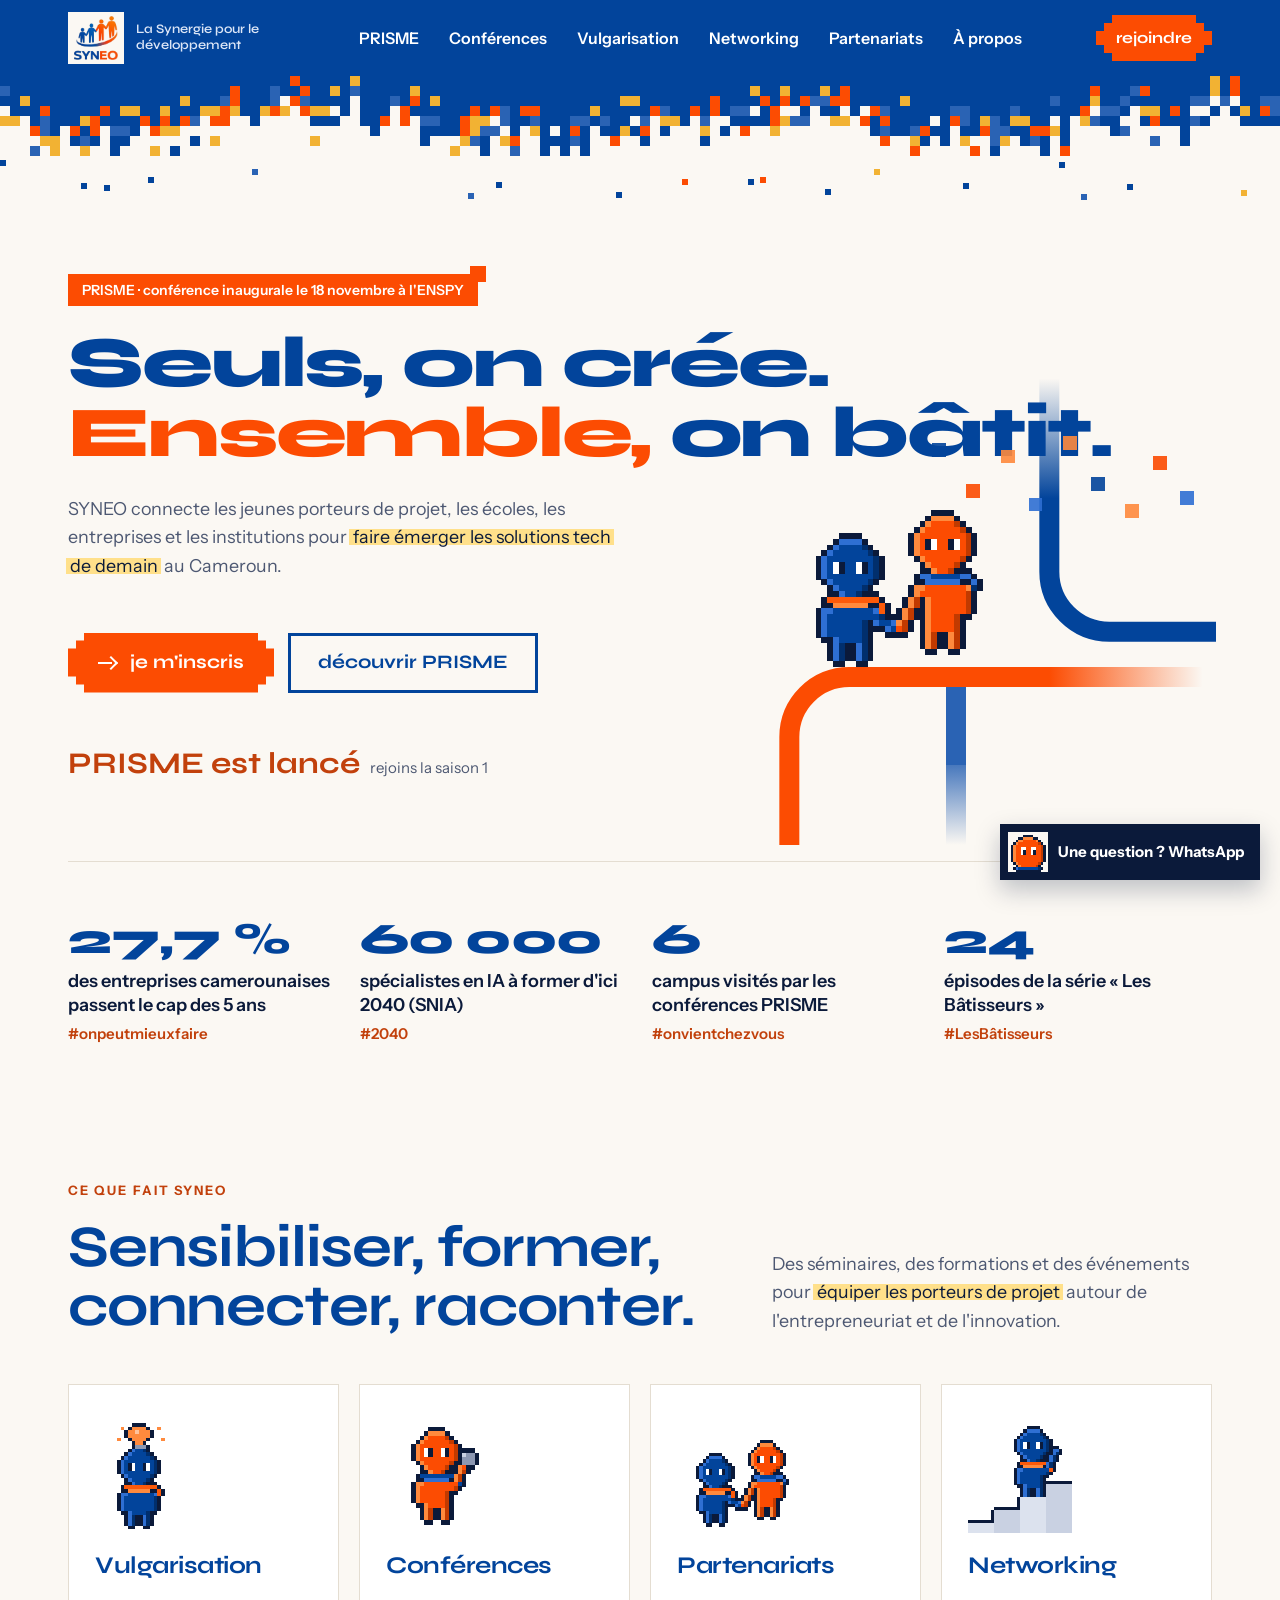
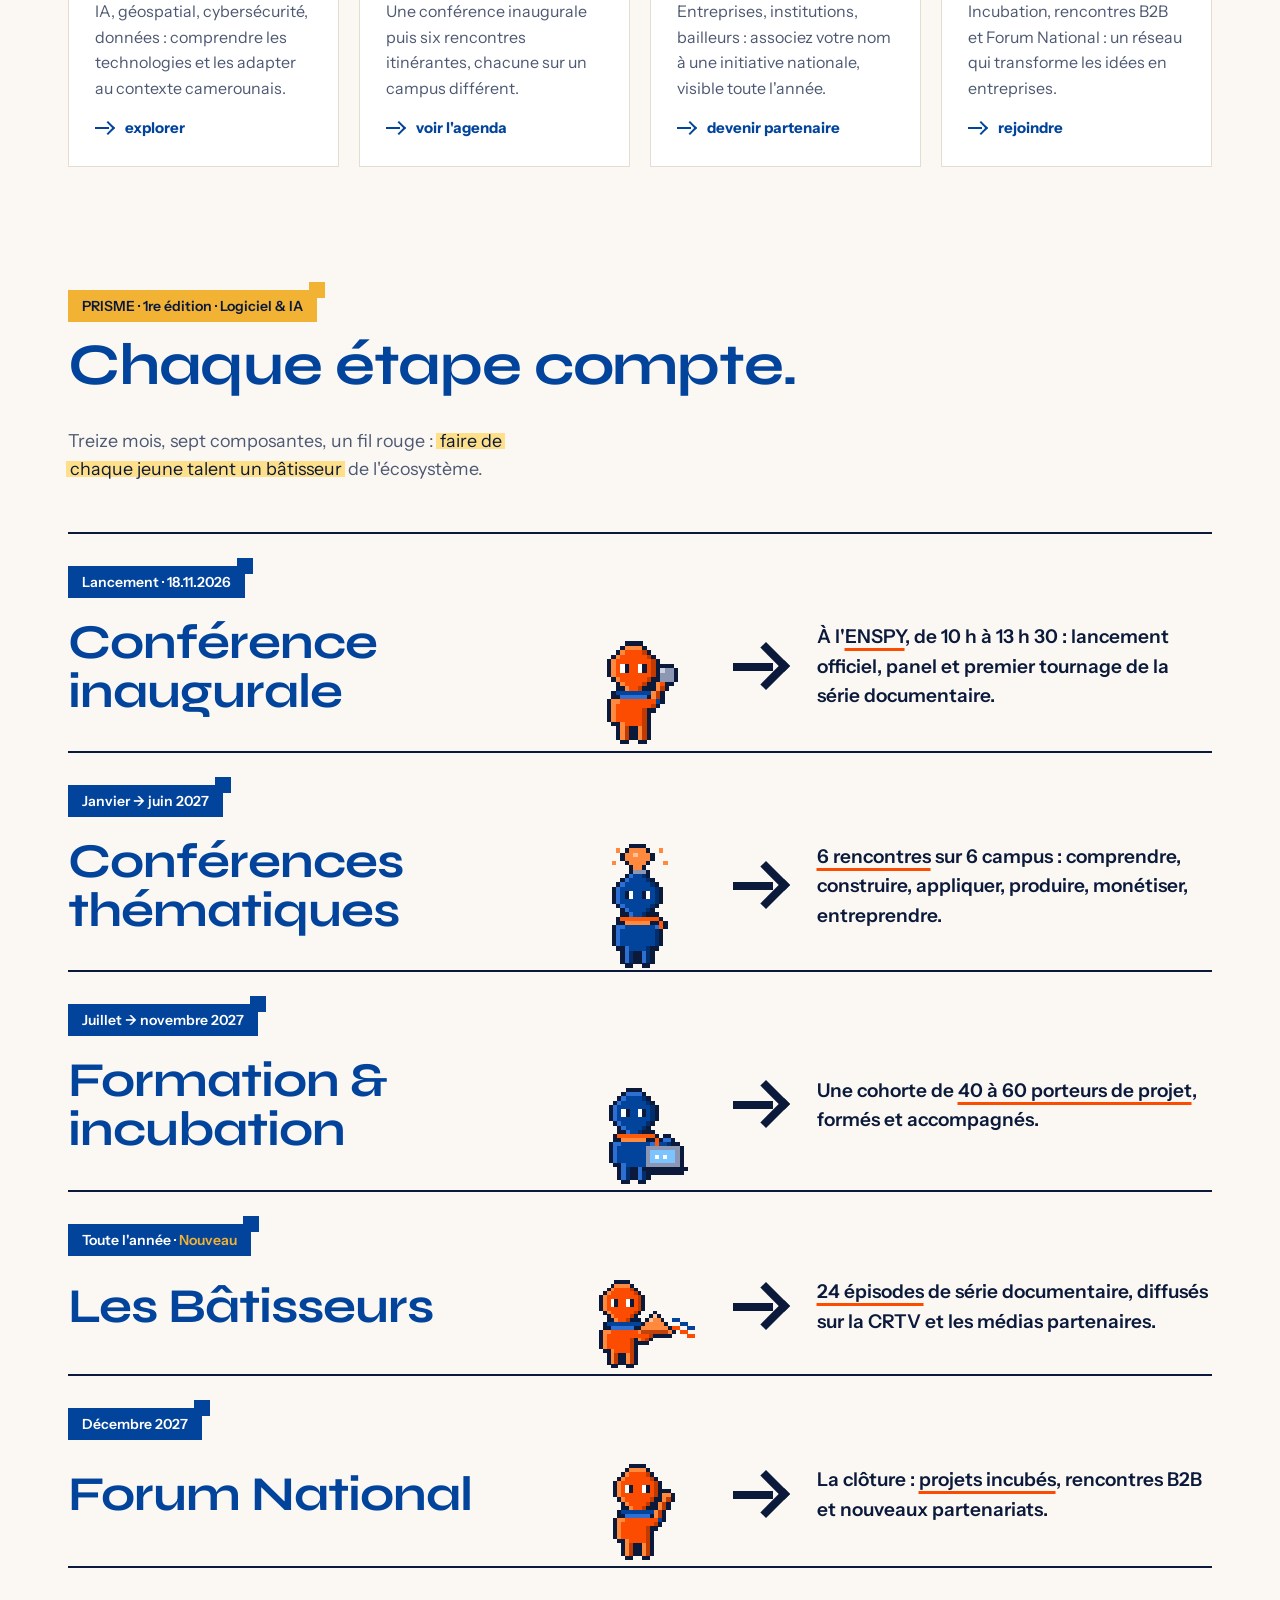
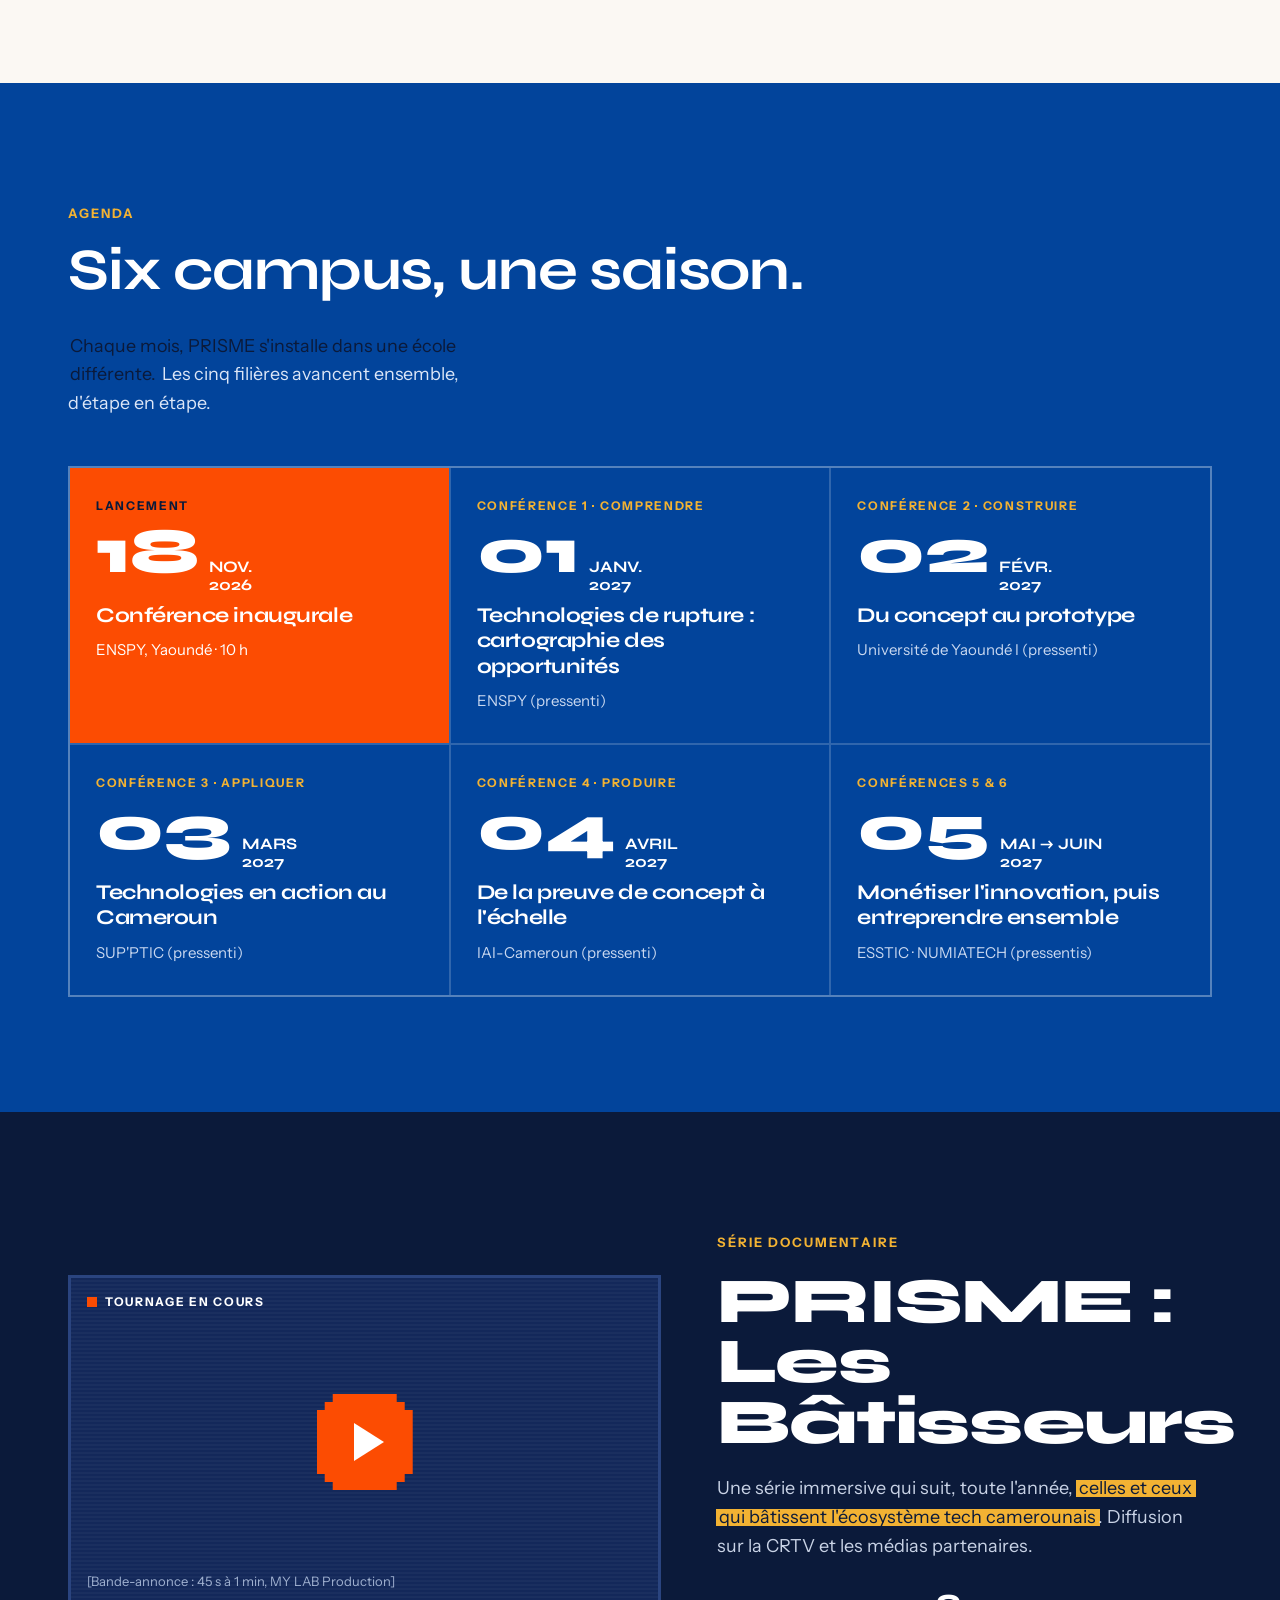
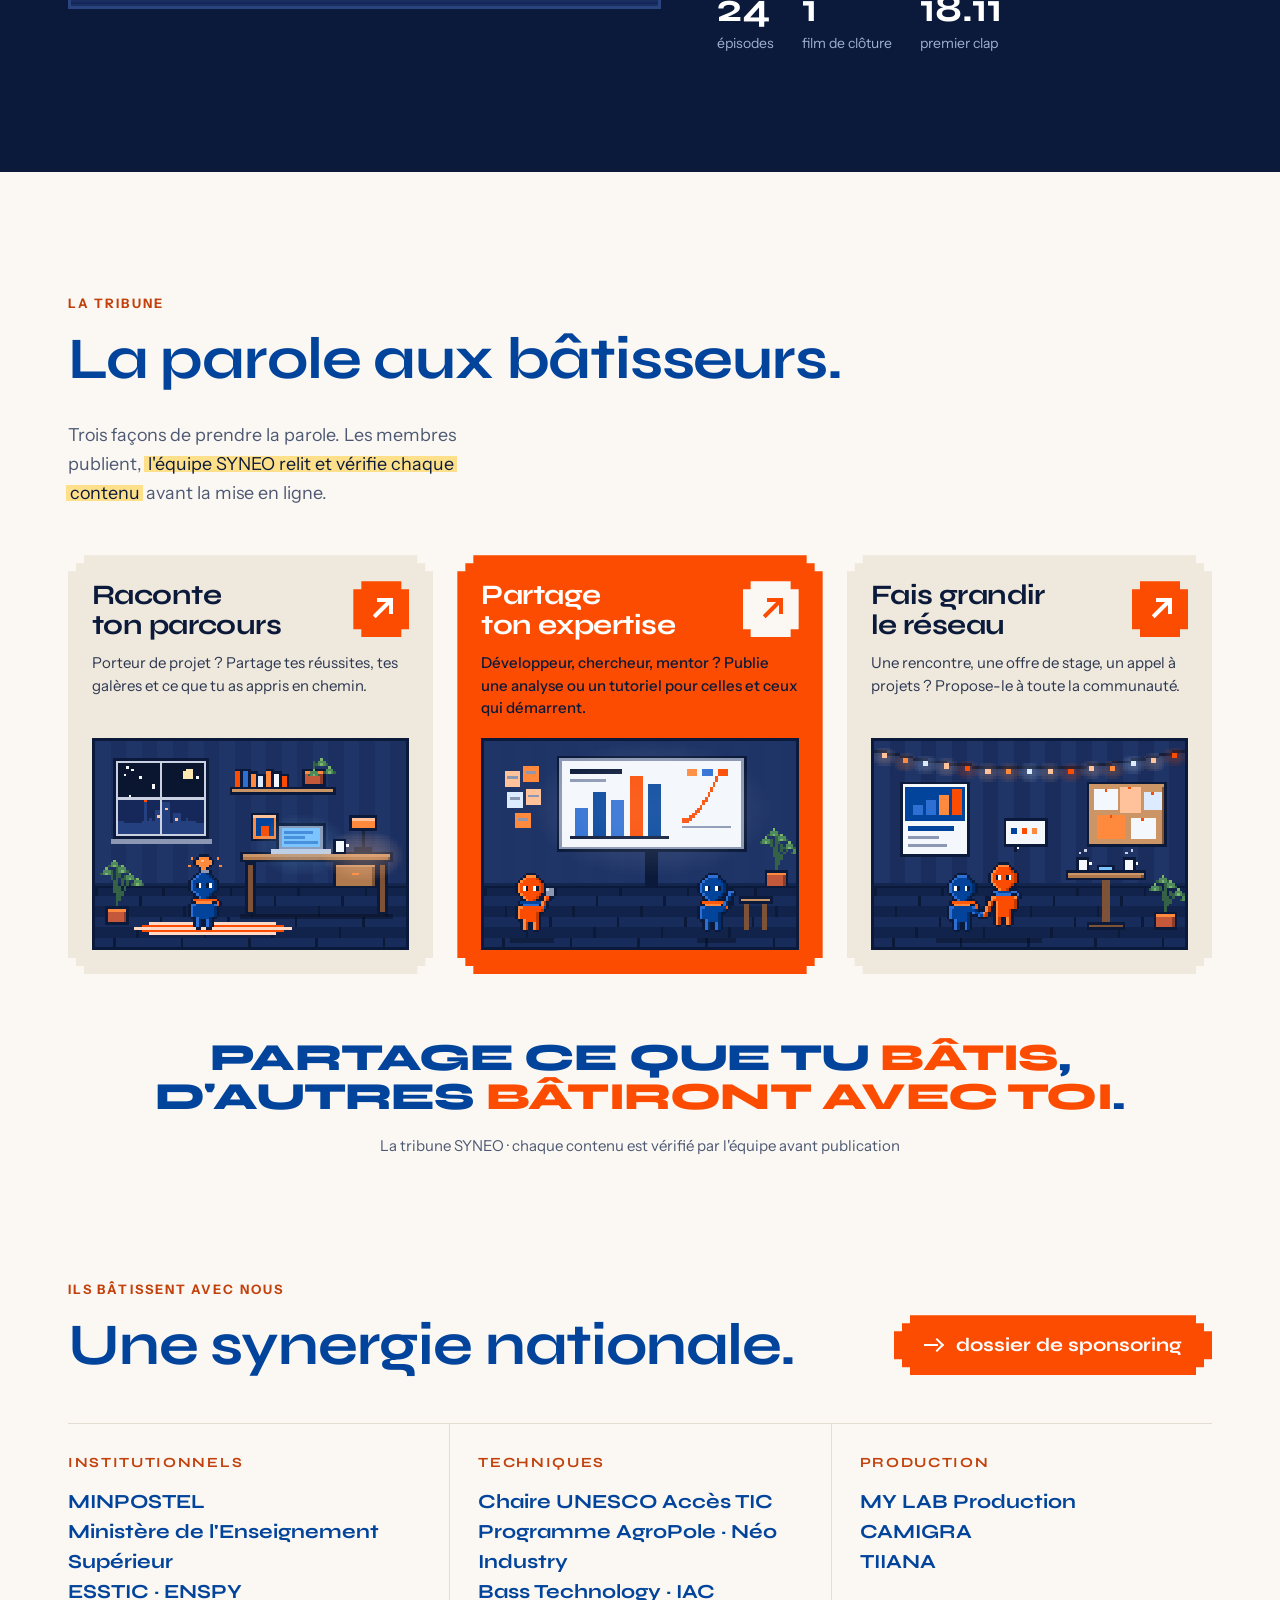
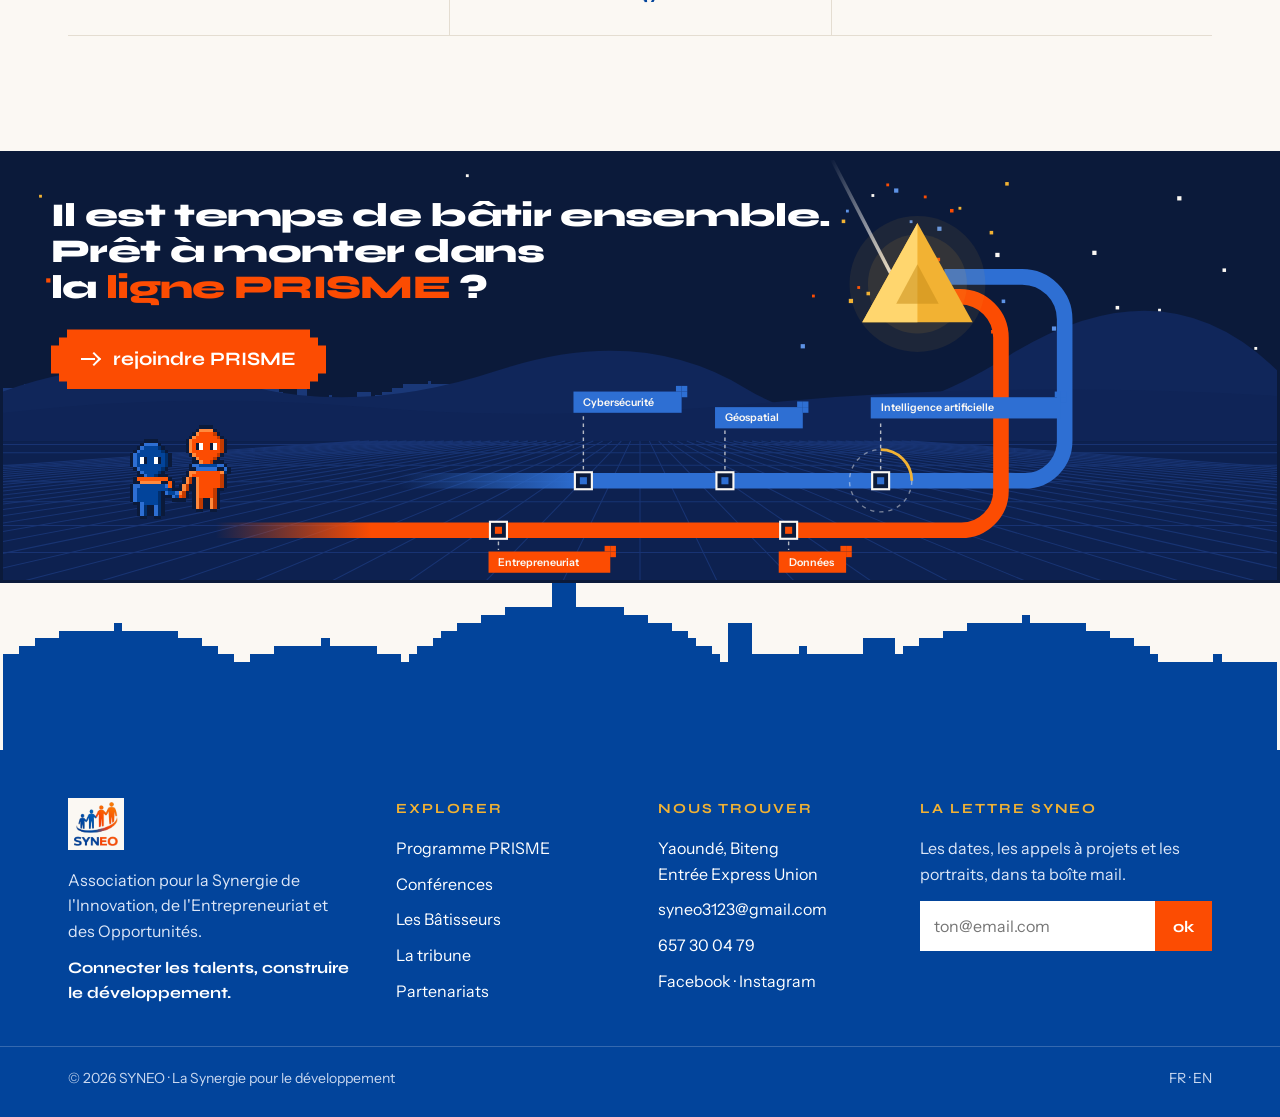
<file: docs/design/maquette-accueil.html>
<!doctype html>
<html lang="fr">
<head>
<meta charset="utf-8">
<meta name="viewport" content="width=device-width, initial-scale=1">
<title>SYNEO — Connecter les talents, construire le développement</title>
<meta name="description" content="SYNEO accompagne les jeunes porteurs de projet tech au Cameroun : conférences, formation, incubation et réseau avec le programme PRISME.">
<link rel="icon" href="../../assets/img/mascotte/avatar.svg">
<link rel="stylesheet" href="https://fonts.googleapis.com/css2?family=Syne:wght@600;700;800&amp;family=Instrument+Sans:wght@400;500;600;700&amp;display=swap">
<style>
:root{
  --bleu:#02449B; --bleu-7:#2A63B4; --bleu-3:#AFC6E8; --ciel:#DCEBFF;
  --orange:#FC4C02; --orange-f:#C2410C; --peche:#FFE3D4;
  --nuit:#0B1A3A; --gris:#4D5872; --trait:#E4DDD1; --papier:#FBF8F3; --or:#F2B233;
  --wrap:1240px; --gut:clamp(20px,4vw,48px); --nav:76px;
}
*{box-sizing:border-box}
html{scroll-behavior:smooth;scroll-padding-top:calc(var(--nav) + 16px)}
@media (prefers-reduced-motion:reduce){html{scroll-behavior:auto}}
body{margin:0;background:var(--papier);color:var(--nuit);font-family:'Instrument Sans',system-ui,sans-serif;font-size:18px;line-height:1.6;overflow-x:hidden}
img{display:block;max-width:100%}
img.px{image-rendering:pixelated}
a{color:var(--bleu)}
h1,h2,h3{font-family:Syne,sans-serif;margin:0;letter-spacing:-.02em;color:var(--bleu)}
p{margin:0}
.wrap{max-width:var(--wrap);margin:0 auto;padding:0 var(--gut)}
.sec{padding:clamp(72px,9vw,128px) 0;position:relative}
.cap{font-size:13px;font-weight:700;letter-spacing:.16em;text-transform:uppercase;color:var(--orange-f)}
.lead{font-size:clamp(17px,1.4vw,20px);color:var(--gris);max-width:600px}
.u{background:linear-gradient(transparent 60%,var(--peche) 60%);color:var(--nuit);font-weight:600}
.skip{position:absolute;left:-999px;top:8px;background:var(--nuit);color:#fff;padding:10px 16px;z-index:100}
.skip:focus{left:8px}
:focus-visible{outline:3px solid var(--orange);outline-offset:3px}

/* Progression : 4 carrés du bleu à l'orange */
.prog{display:inline-flex;align-items:flex-end;gap:4px}
.prog i{display:block;width:8px}
.prog i:nth-child(1){height:8px;background:var(--bleu)}.prog i:nth-child(2){height:12px;background:var(--bleu-7)}
.prog i:nth-child(3){height:16px;background:#E8641E}.prog i:nth-child(4){height:20px;background:var(--orange)}

/* Boutons à coins en escalier */
.btn{display:inline-flex;align-items:center;justify-content:center;gap:12px;height:60px;padding:0 30px;background:var(--orange);color:#fff;font-family:Syne,sans-serif;font-weight:700;font-size:19px;text-decoration:none;white-space:nowrap;transition:transform .15s ease,filter .15s ease;
  clip-path:polygon(0 16px,8px 16px,8px 8px,16px 8px,16px 0,calc(100% - 16px) 0,calc(100% - 16px) 8px,calc(100% - 8px) 8px,calc(100% - 8px) 16px,100% 16px,100% calc(100% - 16px),calc(100% - 8px) calc(100% - 16px),calc(100% - 8px) calc(100% - 8px),calc(100% - 16px) calc(100% - 8px),calc(100% - 16px) 100%,16px 100%,16px calc(100% - 8px),8px calc(100% - 8px),8px calc(100% - 16px),0 calc(100% - 16px))}
.btn:hover{transform:translateY(-2px);filter:brightness(1.06)}
.btn.b{background:var(--bleu)}
.btn.ghost{background:transparent;color:var(--bleu);box-shadow:inset 0 0 0 3px var(--bleu);clip-path:none}
.btn.sm{height:46px;padding:0 20px;font-size:16px}
.arr{width:20px;height:14px;position:relative;display:inline-block;flex-shrink:0}
.arr::before{content:"";position:absolute;left:0;top:6px;width:14px;height:2px;background:currentColor}
.arr::after{content:"";position:absolute;right:2px;top:2px;width:8px;height:8px;border-top:2px solid currentColor;border-right:2px solid currentColor;transform:rotate(45deg)}

/* Étiquette avec marche pixel */
.tag{position:relative;display:inline-block;background:var(--bleu);color:#fff;font-weight:600;font-size:14px;line-height:1;padding:9px 14px;margin:8px 16px 0 0}
.tag::before{content:"";position:absolute;right:-8px;top:-8px;width:8px;height:8px;background:inherit;box-shadow:-8px 0 0 var(--tc,var(--bleu))}
.tag::after{content:"";position:absolute;right:-8px;top:0;width:8px;height:8px;background:inherit}
.tag.o{background:var(--orange);--tc:var(--orange)}
.tag.g{background:var(--or);color:var(--nuit);--tc:var(--or)}

/* ---------- Navigation ---------- */
.nav{position:sticky;top:0;z-index:20;height:var(--nav);background:var(--bleu)}
.nav .wrap{height:100%;display:flex;align-items:center;justify-content:space-between;gap:24px}
.logo{display:flex;align-items:center;gap:12px;text-decoration:none}
.logo span{background:var(--papier);padding:4px 6px;display:block}
.logo img{height:44px}
.logo b{font-family:Syne,sans-serif;font-size:13px;line-height:1.2;color:#DCE6F7;font-weight:600;max-width:150px}
.menu{display:flex;gap:30px;list-style:none;margin:0;padding:0}
.menu a{color:#fff;text-decoration:none;font-weight:600;font-size:16px}
.menu a:hover{color:var(--or)}
.burger{display:none;width:46px;height:46px;background:var(--papier);border:0;cursor:pointer;flex-direction:column;justify-content:center;gap:5px;padding:12px}
.burger i{display:block;height:3px;background:var(--bleu)}

/* ---------- Rideau de pixels ---------- */
.curtain{position:fixed;top:var(--nav);left:0;right:0;height:120px;pointer-events:none;z-index:15}
.curtain i{position:absolute;display:block;will-change:transform,opacity}

/* ---------- Haut de page ---------- */
.hero{padding:clamp(150px,15vw,190px) 0 40px;position:relative;overflow:hidden}
.hero-grid{display:grid;grid-template-columns:minmax(0,1fr) minmax(0,1fr);column-gap:40px;align-items:start}
.hero-grid > .txt{display:contents}
.hero-grid .tag,.hero-grid h1{grid-column:1/-1}
.hero-grid .tag{justify-self:start}
.hero-grid .lead,.hero-grid .ctas,.hero-grid .count{grid-column:1}
.hero-grid .stage{grid-column:2;grid-row:3/6;align-self:center;aspect-ratio:auto;height:400px;margin-top:-90px}
.hero h1{font-size:clamp(38px,5.6vw,76px);line-height:.98;font-weight:800;letter-spacing:-.03em;margin:22px 0 26px}
.hero h1 em{font-style:normal;color:var(--orange)}
.hero .ctas{display:flex;flex-wrap:wrap;gap:14px;margin-top:34px;align-items:center}
.count{display:inline-flex;align-items:baseline;gap:10px;margin-top:28px;font-size:15px;color:var(--gris)}
.count b{font-family:Syne,sans-serif;font-size:30px;color:var(--orange-f)}
.stage{position:relative;width:100%}
.stage svg{position:absolute;inset:0;width:100%;height:100%;overflow:visible}
.stage svg path{fill:none}
.stage .duo{position:absolute;left:22%;width:46%;bottom:calc(32% - 1px)}
.stage .conf{position:absolute;right:2%;top:6%;width:50%;opacity:.9}

/* ---------- Chiffres ---------- */
.stats{display:grid;grid-template-columns:repeat(4,minmax(0,1fr));gap:24px;padding-top:56px;margin-top:56px;border-top:1px solid var(--trait)}
.stat b{display:block;white-space:nowrap;font-family:Syne,sans-serif;font-weight:800;font-size:clamp(32px,3.4vw,48px);line-height:1;color:var(--bleu);letter-spacing:-.02em}
.stat span{display:block;font-weight:600;margin-top:8px;line-height:1.35}
.stat small{display:block;color:var(--orange-f);font-weight:600;font-size:15px;margin-top:4px}

/* ---------- Ce que fait SYNEO ---------- */
.head{display:flex;justify-content:space-between;align-items:flex-end;gap:32px;flex-wrap:wrap;margin-bottom:48px}
.head h2{font-size:clamp(36px,4.6vw,64px);line-height:1;font-weight:700;margin-top:14px}
.pillars{display:grid;grid-template-columns:repeat(4,minmax(0,1fr));gap:20px}
.pillar{background:#fff;border:1px solid var(--trait);padding:28px 26px 26px;display:flex;flex-direction:column;gap:14px;text-decoration:none;color:inherit;position:relative;transition:transform .2s ease,box-shadow .2s ease}
.pillar:hover{transform:translateY(-4px);box-shadow:0 18px 36px rgba(11,26,58,.08)}
.pillar .ill{height:120px;display:flex;align-items:flex-end}
.pillar .ill img{height:110px}
.pillar h3{font-size:24px;font-weight:700}
.pillar p{font-size:16px;color:var(--gris);flex:1}
.pillar .more{display:flex;align-items:center;gap:10px;font-weight:700;color:var(--bleu);font-size:15px}

/* ---------- Programmes (liste) ---------- */
.list{border-top:2px solid var(--nuit)}
.row{position:relative;display:grid;grid-template-columns:minmax(0,1.2fr) 150px 64px minmax(0,1fr);align-items:center;gap:20px;padding:24px 0 36px;border-bottom:2px solid var(--nuit);text-decoration:none;color:inherit}
.row .tag{grid-column:1/-1;justify-self:start}
.row .tag em{font-style:normal;color:var(--or)}
.row h3{font-size:clamp(30px,3.8vw,54px);line-height:1;font-weight:700}
.big-arr{width:56px;height:44px;position:relative;transition:transform .25s ease}
.big-arr::before{content:"";position:absolute;left:0;top:18px;width:40px;height:8px;background:var(--nuit)}
.big-arr::after{content:"";position:absolute;right:6px;top:4px;width:26px;height:26px;border-top:8px solid var(--nuit);border-right:8px solid var(--nuit);transform:rotate(45deg)}
.row:hover .big-arr{transform:translateX(10px)}
.row .desc{font-size:19px;line-height:1.55;font-weight:600}
.row .desc u{text-decoration-color:var(--orange);text-decoration-thickness:3px;text-underline-offset:5px}
.row .mascot{align-self:end;justify-self:center;margin-bottom:-38px}

/* ---------- Agenda ---------- */
.agenda{background:var(--bleu);color:#fff;overflow:hidden}
.agenda h2{color:#fff}
.agenda .cap{color:var(--or)}
.agenda .lead{color:#DCE6F7}
.events{display:grid;grid-template-columns:repeat(3,minmax(0,1fr));gap:2px;background:rgba(255,255,255,.18);border:2px solid rgba(255,255,255,.18)}
.ev{background:var(--bleu);padding:28px 26px 30px;display:flex;flex-direction:column;gap:10px;text-decoration:none;color:#fff;transition:background .2s ease;position:relative}
.ev:hover{background:#0A4FAE}
.ev .d{display:flex;align-items:baseline;gap:10px}
.ev .d b{font-family:Syne,sans-serif;font-weight:800;font-size:64px;line-height:.85}
.ev .d span{font-family:Syne,sans-serif;font-weight:700;font-size:16px;line-height:1.1;text-transform:uppercase}
.ev .st{font-size:12px;font-weight:700;letter-spacing:.14em;text-transform:uppercase;color:var(--or)}
.ev h3{color:#fff;font-size:21px;line-height:1.2;font-weight:700}
.ev p{font-size:15px;color:#C9D8F0}
.ev.featured{background:var(--orange)}
.ev.featured .st{color:var(--nuit)}
.ev.featured p{color:#fff}

/* ---------- Série ---------- */
.serie{background:var(--nuit);color:#fff;overflow:hidden}
.serie .wrap{display:grid;grid-template-columns:minmax(0,1.2fr) minmax(0,1fr);gap:56px;align-items:center}
.serie h2{color:#fff;font-size:clamp(40px,5vw,72px);line-height:.95;font-weight:800;margin:16px 0 20px}
.serie .cap{color:var(--or)}
.serie p{color:#C9D3E6}
.screen{position:relative;aspect-ratio:16/9;background:#13285A;border:3px solid #2A447F;display:flex;align-items:center;justify-content:center;overflow:hidden}
.screen .scan{position:absolute;inset:0;background:repeating-linear-gradient(0deg,rgba(255,255,255,.03) 0 2px,transparent 2px 4px)}
.play{position:relative;width:96px;height:96px;background:var(--orange);display:flex;align-items:center;justify-content:center;border:0;cursor:pointer;
  clip-path:polygon(0 16px,8px 16px,8px 8px,16px 8px,16px 0,calc(100% - 16px) 0,calc(100% - 16px) 8px,calc(100% - 8px) 8px,calc(100% - 8px) 16px,100% 16px,100% calc(100% - 16px),calc(100% - 8px) calc(100% - 16px),calc(100% - 8px) calc(100% - 8px),calc(100% - 16px) calc(100% - 8px),calc(100% - 16px) 100%,16px 100%,16px calc(100% - 8px),8px calc(100% - 8px),8px calc(100% - 16px),0 calc(100% - 16px))}
.play::after{content:"";margin-left:8px;border-left:30px solid #fff;border-top:19px solid transparent;border-bottom:19px solid transparent}
.screen .lbl{position:absolute;left:16px;bottom:14px;font-size:13px;color:#9FB0CF}
.screen .rec{position:absolute;left:16px;top:14px;display:flex;align-items:center;gap:8px;font-size:12px;font-weight:700;letter-spacing:.14em;color:#fff}
.screen .rec i{width:10px;height:10px;background:var(--orange)}
.ep{display:flex;gap:28px;margin-top:28px}
.ep div b{display:block;font-family:Syne,sans-serif;font-size:40px;line-height:1;color:#fff}
.ep div span{font-size:14px;color:#9FB0CF}

/* ---------- Tribune ---------- */
.cards{display:grid;grid-template-columns:repeat(3,minmax(0,1fr));gap:24px}
.card{--bg:#EFE8DC;--fg:var(--nuit);background:var(--bg);color:var(--fg);text-decoration:none;padding:26px 24px 24px;display:flex;flex-direction:column;gap:12px;transition:transform .2s ease;
  clip-path:polygon(0 16px,8px 16px,8px 8px,16px 8px,16px 0,calc(100% - 16px) 0,calc(100% - 16px) 8px,calc(100% - 8px) 8px,calc(100% - 8px) 16px,100% 16px,100% calc(100% - 16px),calc(100% - 8px) calc(100% - 16px),calc(100% - 8px) calc(100% - 8px),calc(100% - 16px) calc(100% - 8px),calc(100% - 16px) 100%,16px 100%,16px calc(100% - 8px),8px calc(100% - 8px),8px calc(100% - 16px),0 calc(100% - 16px))}
.card:hover{transform:translateY(-6px)}
.card.hot{--bg:var(--orange);--fg:#fff}
.card .ct{display:flex;justify-content:space-between;align-items:flex-start;gap:16px}
.card h3{font-size:clamp(24px,2.2vw,30px);line-height:1.05;font-weight:700;color:var(--fg)}
.card.hot h3{color:#fff}
.card.hot p{color:var(--nuit);opacity:1;font-weight:500}
.card p{font-size:15px;line-height:1.5;color:var(--fg);opacity:.85;min-height:68px}
.go{flex-shrink:0;width:56px;height:56px;background:var(--orange);position:relative;transition:transform .2s ease;
  clip-path:polygon(0 8px,8px 8px,8px 0,calc(100% - 8px) 0,calc(100% - 8px) 8px,100% 8px,100% calc(100% - 8px),calc(100% - 8px) calc(100% - 8px),calc(100% - 8px) 100%,8px 100%,8px calc(100% - 8px),0 calc(100% - 8px))}
.card.hot .go{background:var(--papier)}
.go::before{content:"";position:absolute;left:18px;top:26px;width:22px;height:4px;background:#fff;transform:rotate(-45deg)}
.go::after{content:"";position:absolute;left:24px;top:17px;width:12px;height:12px;border-top:4px solid #fff;border-right:4px solid #fff}
.card.hot .go::before{background:var(--orange)}.card.hot .go::after{border-color:var(--orange)}
.card:hover .go{transform:rotate(45deg)}
.scene{width:100%;aspect-ratio:3/2;object-fit:cover;margin-top:6px;border:3px solid var(--nuit)}
.motto{text-align:center;margin-top:64px}
.motto .big{font-family:Syne,sans-serif;font-weight:800;font-size:clamp(24px,3vw,42px);line-height:1.02;letter-spacing:-.02em;text-transform:uppercase;color:var(--bleu)}
.motto .big em{font-style:normal;color:var(--orange)}
.motto .sig{margin-top:18px;font-size:15px;color:var(--gris)}
.tribune{display:grid;grid-template-columns:repeat(3,minmax(0,1fr));gap:20px}
.post{background:#fff;border:1px solid var(--trait);display:flex;flex-direction:column}
.post .ph{aspect-ratio:16/10;background:var(--ciel);display:flex;align-items:center;justify-content:center;text-align:center;padding:16px;color:var(--bleu);font-size:14px;font-weight:600;position:relative}
.post .ph::after{content:"";position:absolute;left:0;bottom:0;width:40px;height:40px;background:var(--bleu)}
.post .bd{padding:22px 24px 24px;display:flex;flex-direction:column;gap:12px;flex:1}
.post .who{display:flex;align-items:center;gap:10px;font-size:14px;color:var(--gris)}
.post .who i{width:36px;height:36px;background:var(--orange);display:block}
.post h3{font-size:21px;line-height:1.2;font-weight:700}
.ok{align-self:flex-start;margin-top:auto;display:inline-flex;align-items:center;gap:8px;background:#E8F4EC;color:#14532D;font-size:13px;font-weight:700;padding:6px 10px}
.ok::before{content:"";width:8px;height:8px;background:#1F8A4C}
.contrib{margin-top:28px;display:flex;align-items:center;justify-content:space-between;gap:24px;flex-wrap:wrap;background:var(--ciel);padding:28px 32px}
.contrib p{font-weight:600;color:var(--bleu);max-width:620px}

/* ---------- Partenaires ---------- */
.partners{display:grid;grid-template-columns:repeat(3,minmax(0,1fr));gap:0;border-top:1px solid var(--trait)}
.partners div{padding:28px 28px 28px 0;border-bottom:1px solid var(--trait)}
.partners div + div{padding-left:28px;border-left:1px solid var(--trait)}
.partners strong{display:block;font-family:Syne,sans-serif;font-size:14px;letter-spacing:.12em;text-transform:uppercase;color:var(--orange-f);margin-bottom:12px}
.partners span{display:block;font-family:Syne,sans-serif;font-weight:700;font-size:20px;line-height:1.5;color:var(--bleu)}

/* ---------- Ligne PRISME ---------- */
.ligne{position:relative;background:#0B1A3A;overflow:hidden}
.ligne .scene{position:relative;width:100%;aspect-ratio:3/1;min-height:420px}
.ligne .scene svg{position:absolute;inset:0;width:100%;height:100%}
.ligne .txt{position:absolute;left:var(--gut);top:9%;max-width:820px;color:#fff;z-index:2}
.ligne h2{color:#fff;font-size:clamp(26px,2.6vw,40px);line-height:1.08;font-weight:800}
.ligne h2 em{font-style:normal;color:var(--orange)}
.ligne .btn{margin-top:24px}
.ligne .duo{position:absolute;left:8.3%;bottom:13%;width:12%;z-index:2}

/* ---------- Pied de page ---------- */
footer{background:var(--bleu);color:#fff;position:relative}
.sky{display:block;width:100%;height:clamp(90px,13vw,190px);object-fit:cover;object-position:center bottom;background:var(--papier)}
footer .wrap{display:grid;grid-template-columns:1.3fr 1fr 1fr 1.3fr;gap:40px;padding-top:48px;padding-bottom:40px}
footer h4{font-family:Syne,sans-serif;font-size:14px;letter-spacing:.14em;text-transform:uppercase;color:var(--or);margin:0 0 16px}
footer a{color:#fff;text-decoration:none}
footer a:hover{color:var(--or)}
footer ul{list-style:none;margin:0;padding:0;display:flex;flex-direction:column;gap:10px;font-size:16px}
footer p{color:#DCE6F7;font-size:16px}
.nl{display:flex;margin-top:14px}
.nl input{flex:1;min-width:0;height:50px;border:0;padding:0 14px;font:inherit;font-size:16px}
.nl button{height:50px;border:0;background:var(--orange);color:#fff;font-family:Syne,sans-serif;font-weight:700;font-size:16px;padding:0 18px;cursor:pointer}
.legal{border-top:1px solid rgba(255,255,255,.2);padding:20px 0 28px}
.legal .wrap{display:flex;justify-content:space-between;flex-wrap:wrap;gap:12px;padding-top:0;padding-bottom:0;font-size:14px;color:#C9D8F0}

/* Bouton WhatsApp flottant */
.wa{position:fixed;right:20px;bottom:20px;z-index:30;display:flex;align-items:center;gap:10px;background:var(--nuit);color:#fff;text-decoration:none;font-weight:700;font-size:15px;padding:8px 16px 8px 8px;box-shadow:0 10px 24px rgba(11,26,58,.25)}
.wa img{width:40px;height:40px;background:var(--papier)}

/* ---------- Responsive ---------- */
@media (max-width:1080px){
  .menu{display:none}.burger{display:flex}
  .logo b{display:none}
  .pillars{grid-template-columns:repeat(2,minmax(0,1fr))}
  .events{grid-template-columns:repeat(2,minmax(0,1fr))}
  .cards{grid-template-columns:repeat(2,minmax(0,1fr))}
  .row{grid-template-columns:minmax(0,1fr) 110px minmax(0,1fr)}
  .row .big-arr{display:none}
  footer .wrap{grid-template-columns:1fr 1fr}
}
@media (max-width:760px){
  :root{--nav:64px}
  .logo img{height:36px}
  .curtain{height:72px}
  .hero{padding-top:110px}
  .hero-grid,.serie .wrap{grid-template-columns:1fr}
  .hero-grid .stage{grid-column:1;grid-row:auto;height:300px;margin:24px 0 0}
  .stats{grid-template-columns:repeat(2,minmax(0,1fr))}
  .pillars,.events,.tribune,.cards,.partners{grid-template-columns:1fr}
  .partners div + div{padding-left:0;border-left:0}
  .row{grid-template-columns:1fr;gap:12px;padding-bottom:28px}
  .row .mascot{display:none}
  .ligne .scene{aspect-ratio:auto;min-height:0;display:flex;flex-direction:column}
  .ligne .txt{position:relative;top:auto;left:auto;padding:52px 20px 8px;max-width:none;order:-1}
  .ligne .scene svg{position:relative;inset:auto;height:330px;width:990px;max-width:none;align-self:flex-end;flex-shrink:0}
  .ligne .duo{width:104px;left:16px;bottom:22px}
  footer .wrap{grid-template-columns:1fr}
  .wa span{display:none}.wa{padding:8px}
  .nav .btn.sm{display:none}
}

/* Surlignage au marqueur : se dessine quand le texte entre à l'écran */
.hl{background-image:linear-gradient(transparent 14%,var(--hl,#FFE08A) 14%,var(--hl,#FFE08A) 90%,transparent 90%);background-repeat:no-repeat;background-size:0% 100%;-webkit-box-decoration-break:clone;box-decoration-break:clone;padding:0 .2em;margin:0 -.1em;color:var(--nuit);transition:background-size .9s cubic-bezier(.6,.1,.3,1)}
.hl.in{background-size:100% 100%}
.hl.on-dark{--hl:#F2B233;color:var(--nuit)}
@media (prefers-reduced-motion:reduce){.hl{background-size:100% 100%;transition:none}}
</style>
</head>
<body>
<a class="skip" href="#contenu">Aller au contenu</a>

<header class="nav">
  <div class="wrap">
    <a class="logo" href="#" aria-label="SYNEO, accueil"><span><img src="../../assets/img/logo-syneo-transparent.png" alt=""></span><b>La Synergie pour le développement</b></a>
    <ul class="menu">
      <li><a href="#programme">PRISME</a></li>
      <li><a href="#agenda">Conférences</a></li>
      <li><a href="#actions">Vulgarisation</a></li>
      <li><a href="#tribune">Networking</a></li>
      <li><a href="#partenaires">Partenariats</a></li>
      <li><a href="#contact">À propos</a></li>
    </ul>
    <a class="btn sm" href="#agenda">rejoindre</a>
    <button class="burger" type="button" aria-label="Ouvrir le menu"><i></i><i></i><i></i></button>
  </div>
</header>

<div class="curtain" id="curtain" aria-hidden="true"></div>

<main id="contenu">

<!-- ============ HAUT DE PAGE ============ -->
<section class="hero">
  <div class="wrap hero-grid">
    <div class="txt">
      <span class="tag o">PRISME · conférence inaugurale le 18 novembre à l'ENSPY</span>
      <h1>Seuls, on crée.<br><em>Ensemble,</em> on bâtit.</h1>
      <p class="lead">SYNEO connecte les jeunes porteurs de projet, les écoles, les entreprises et les institutions pour <span class="hl">faire émerger les solutions tech de demain</span> au Cameroun.</p>
      <div class="ctas">
        <a class="btn" href="#agenda"><span class="arr"></span>je m'inscris</a>
        <a class="btn ghost" href="#programme">découvrir PRISME</a>
      </div>
      <p class="count" id="count"><b>J-14</b> avant le lancement de PRISME</p>
    </div>
    <div class="stage" aria-hidden="true">
      <svg viewBox="0 0 600 600" preserveAspectRatio="xMidYMid meet">
        <defs>
          <linearGradient id="hb" gradientUnits="userSpaceOnUse" x1="0" y1="-40" x2="0" y2="140"><stop offset="0" stop-color="#02449B" stop-opacity="0"/><stop offset="1" stop-color="#02449B"/></linearGradient>
          <linearGradient id="ho" gradientUnits="userSpaceOnUse" x1="700" y1="0" x2="470" y2="0"><stop offset="0" stop-color="#FC4C02" stop-opacity="0"/><stop offset="1" stop-color="#FC4C02"/></linearGradient>
          <linearGradient id="hb2" gradientUnits="userSpaceOnUse" x1="0" y1="660" x2="0" y2="520"><stop offset="0" stop-color="#2A63B4" stop-opacity="0"/><stop offset="1" stop-color="#2A63B4"/></linearGradient>
        </defs>
        <path d="M 470 -40 V 250 A 90 90 0 0 0 560 340 H 720" stroke="url(#hb)" stroke-width="30"/>
        <path d="M 720 408 H 170 A 90 90 0 0 0 80 498 V 660" stroke="url(#ho)" stroke-width="30"/>
        <path d="M 330 660 V 520" stroke="url(#hb2)" stroke-width="30"/>
        <path d="M 330 540 V 423" stroke="#2A63B4" stroke-width="30"/>
      </svg>
      <img class="px conf" src="../../assets/img/mascotte/confettis.svg" alt="">
      <img class="px duo" src="../../assets/img/mascotte/duo-main-dans-la-main.svg" alt="">
    </div>
  </div>
  <div class="wrap">
    <div class="stats">
      <div class="stat"><b>27,7 %</b><span>des entreprises camerounaises passent le cap des 5 ans</span><small>#onpeutmieuxfaire</small></div>
      <div class="stat"><b>60 000</b><span>spécialistes en IA à former d'ici 2040 (SNIA)</span><small>#2040</small></div>
      <div class="stat"><b>6</b><span>campus visités par les conférences PRISME</span><small>#onvientchezvous</small></div>
      <div class="stat"><b>24</b><span>épisodes de la série « Les Bâtisseurs »</span><small>#LesBâtisseurs</small></div>
    </div>
  </div>
</section>

<!-- ============ CE QUE FAIT SYNEO ============ -->
<section class="sec" id="actions" style="padding-top:clamp(56px,7vw,96px)">
  <div class="wrap">
    <div class="head">
      <div><span class="cap">Ce que fait SYNEO</span><h2>Sensibiliser, former,<br>connecter, raconter.</h2></div>
      <p class="lead" style="max-width:440px">Des séminaires, des formations et des événements pour <span class="hl">équiper les porteurs de projet</span> autour de l'entrepreneuriat et de l'innovation.</p>
    </div>
    <div class="pillars">
      <a class="pillar" href="#"><div class="ill"><img class="px" src="../../assets/img/mascotte/syn-idee.svg" alt=""></div><h3>Vulgarisation</h3><p>IA, géospatial, cybersécurité, données : comprendre les technologies et les adapter au contexte camerounais.</p><span class="more"><span class="arr"></span>explorer</span></a>
      <a class="pillar" href="#agenda"><div class="ill"><img class="px" src="../../assets/img/mascotte/neo-micro.svg" alt=""></div><h3>Conférences</h3><p>Une conférence inaugurale puis six rencontres itinérantes, chacune sur un campus différent.</p><span class="more"><span class="arr"></span>voir l'agenda</span></a>
      <a class="pillar" href="#partenaires"><div class="ill"><img class="px" src="../../assets/img/mascotte/duo-main-dans-la-main.svg" alt="" style="height:96px"></div><h3>Partenariats</h3><p>Entreprises, institutions, bailleurs : associez votre nom à une initiative nationale, visible toute l'année.</p><span class="more"><span class="arr"></span>devenir partenaire</span></a>
      <a class="pillar" href="#tribune"><div class="ill"><img class="px" src="../../assets/img/mascotte/syn-escalier.svg" alt=""></div><h3>Networking</h3><p>Incubation, rencontres B2B et Forum National : un réseau qui transforme les idées en entreprises.</p><span class="more"><span class="arr"></span>rejoindre</span></a>
    </div>
  </div>
</section>

<!-- ============ PROGRAMME PRISME ============ -->
<section class="sec" id="programme" style="padding-top:0">
  <div class="wrap">
    <div class="head">
      <div><span class="tag g">PRISME · 1re édition · Logiciel &amp; IA</span><h2>Chaque étape compte.</h2></div>
      <p class="lead" style="max-width:440px">Treize mois, sept composantes, un fil rouge : <span class="hl">faire de chaque jeune talent un bâtisseur</span> de l'écosystème.</p>
    </div>
    <div class="list">
      <a class="row" href="#"><span class="tag">Lancement · 18.11.2026</span><h3>Conférence inaugurale</h3><img class="px mascot" src="../../assets/img/mascotte/neo-micro.svg" alt="" style="height:116px"><span class="big-arr" aria-hidden="true"></span><p class="desc">À l'<u>ENSPY</u>, de 10 h à 13 h 30 : lancement officiel, panel et premier tournage de la série documentaire.</p></a>
      <a class="row" href="#agenda"><span class="tag">Janvier → juin 2027</span><h3>Conférences thématiques</h3><img class="px mascot" src="../../assets/img/mascotte/syn-idee.svg" alt="" style="height:128px"><span class="big-arr" aria-hidden="true"></span><p class="desc"><u>6 rencontres</u> sur 6 campus : comprendre, construire, appliquer, produire, monétiser, entreprendre.</p></a>
      <a class="row" href="#"><span class="tag">Juillet → novembre 2027</span><h3>Formation &amp; incubation</h3><img class="px mascot" src="../../assets/img/mascotte/syn-laptop.svg" alt="" style="height:108px"><span class="big-arr" aria-hidden="true"></span><p class="desc">Une cohorte de <u>40 à 60 porteurs de projet</u>, formés et accompagnés.</p></a>
      <a class="row" href="#serie"><span class="tag">Toute l'année · <em>Nouveau</em></span><h3>Les Bâtisseurs</h3><img class="px mascot" src="../../assets/img/mascotte/neo-prisme.svg" alt="" style="height:100px"><span class="big-arr" aria-hidden="true"></span><p class="desc"><u>24 épisodes</u> de série documentaire, diffusés sur la CRTV et les médias partenaires.</p></a>
      <a class="row" href="#"><span class="tag">Décembre 2027</span><h3>Forum National</h3><img class="px mascot" src="../../assets/img/mascotte/neo-salut.svg" alt="" style="height:108px"><span class="big-arr" aria-hidden="true"></span><p class="desc">La clôture : <u>projets incubés</u>, rencontres B2B et nouveaux partenariats.</p></a>
    </div>
  </div>
</section>

<!-- ============ AGENDA ============ -->
<section class="sec agenda" id="agenda">
  <div class="wrap">
    <div class="head">
      <div><span class="cap">Agenda</span><h2>Six campus, une saison.</h2></div>
      <p class="lead" style="max-width:440px"><span class="hl on-dark">Chaque mois, PRISME s'installe dans une école différente.</span> Les cinq filières avancent ensemble, d'étape en étape.</p>
    </div>
    <div class="events">
      <a class="ev featured" href="#"><span class="st">Lancement</span><div class="d"><b>18</b><span>nov.<br>2026</span></div><h3>Conférence inaugurale</h3><p>ENSPY, Yaoundé · 10 h</p></a>
      <a class="ev" href="#"><span class="st">Conférence 1 · Comprendre</span><div class="d"><b>01</b><span>janv.<br>2027</span></div><h3>Technologies de rupture : cartographie des opportunités</h3><p>ENSPY (pressenti)</p></a>
      <a class="ev" href="#"><span class="st">Conférence 2 · Construire</span><div class="d"><b>02</b><span>févr.<br>2027</span></div><h3>Du concept au prototype</h3><p>Université de Yaoundé I (pressenti)</p></a>
      <a class="ev" href="#"><span class="st">Conférence 3 · Appliquer</span><div class="d"><b>03</b><span>mars<br>2027</span></div><h3>Technologies en action au Cameroun</h3><p>SUP'PTIC (pressenti)</p></a>
      <a class="ev" href="#"><span class="st">Conférence 4 · Produire</span><div class="d"><b>04</b><span>avril<br>2027</span></div><h3>De la preuve de concept à l'échelle</h3><p>IAI-Cameroun (pressenti)</p></a>
      <a class="ev" href="#"><span class="st">Conférences 5 &amp; 6</span><div class="d"><b>05</b><span>mai → juin<br>2027</span></div><h3>Monétiser l'innovation, puis entreprendre ensemble</h3><p>ESSTIC · NUMIATECH (pressentis)</p></a>
    </div>
  </div>
</section>

<!-- ============ SÉRIE ============ -->
<section class="sec serie" id="serie">
  <div class="wrap">
    <div class="screen">
      <div class="scan"></div>
      <span class="rec"><i></i>TOURNAGE EN COURS</span>
      <button class="play" type="button" aria-label="Lire la bande-annonce de la série Les Bâtisseurs"></button>
      <span class="lbl">[Bande-annonce : 45 s à 1 min, MY LAB Production]</span>
    </div>
    <div>
      <span class="cap">Série documentaire</span>
      <h2>PRISME :<br>Les Bâtisseurs</h2>
      <p>Une série immersive qui suit, toute l'année, <span class="hl on-dark">celles et ceux qui bâtissent l'écosystème tech camerounais</span>. Diffusion sur la CRTV et les médias partenaires.</p>
      <div class="ep"><div><b>24</b><span>épisodes</span></div><div><b>1</b><span>film de clôture</span></div><div><b>18.11</b><span>premier clap</span></div></div>
    </div>
  </div>
</section>

<!-- ============ TRIBUNE ============ -->
<section class="sec" id="tribune">
  <div class="wrap">
    <div class="head">
      <div><span class="cap">La tribune</span><h2>La parole aux bâtisseurs.</h2></div>
      <p class="lead" style="max-width:440px">Trois façons de prendre la parole. Les membres publient, <span class="hl">l'équipe SYNEO relit et vérifie chaque contenu</span> avant la mise en ligne.</p>
    </div>
    <div class="cards">
      <a class="card" href="#">
        <div class="ct"><h3>Raconte<br>ton parcours</h3><span class="go" aria-hidden="true"></span></div>
        <p>Porteur de projet ? Partage tes réussites, tes galères et ce que tu as appris en chemin.</p>
        <img class="px scene" src="../../assets/img/scenes/tribune-parcours.png" alt="Syn, une idée au-dessus de la tête, dans son bureau la nuit, avec vue sur Yaoundé">
      </a>
      <a class="card hot" href="#">
        <div class="ct"><h3>Partage<br>ton expertise</h3><span class="go" aria-hidden="true"></span></div>
        <p>Développeur, chercheur, mentor ? Publie une analyse ou un tutoriel pour celles et ceux qui démarrent.</p>
        <img class="px scene" src="../../assets/img/scenes/tribune-expertise.png" alt="Néo présente des graphiques au micro, Syn lève la main pour poser une question">
      </a>
      <a class="card" href="#">
        <div class="ct"><h3>Fais grandir<br>le réseau</h3><span class="go" aria-hidden="true"></span></div>
        <p>Une rencontre, une offre de stage, un appel à projets ? Propose-le à toute la communauté.</p>
        <img class="px scene" src="../../assets/img/scenes/tribune-reseau.png" alt="Syn et Néo main dans la main dans un espace de rencontre décoré de guirlandes">
      </a>
    </div>
    <div class="motto">
      <p class="big">Partage ce que tu <em>bâtis</em>,<br>d'autres <em>bâtiront avec toi</em>.</p>
      <p class="sig">La tribune SYNEO · chaque contenu est vérifié par l'équipe avant publication</p>
    </div>
  </div>
</section>

<!-- ============ PARTENAIRES ============ -->
<section class="sec" id="partenaires" style="padding-top:0">
  <div class="wrap">
    <div class="head">
      <div><span class="cap">Ils bâtissent avec nous</span><h2>Une synergie nationale.</h2></div>
      <a class="btn" href="#"><span class="arr"></span>dossier de sponsoring</a>
    </div>
    <div class="partners">
      <div><strong>Institutionnels</strong><span>MINPOSTEL<br>Ministère de l'Enseignement Supérieur<br>ESSTIC · ENSPY</span></div>
      <div><strong>Techniques</strong><span>Chaire UNESCO Accès TIC<br>Programme AgroPole · Néo Industry<br>Bass Technology · IAC</span></div>
      <div><strong>Production</strong><span>MY LAB Production<br>CAMIGRA<br>TIIANA</span></div>
    </div>
  </div>
</section>

<!-- ============ LIGNE PRISME ============ -->
<section class="ligne" aria-labelledby="ligne-titre">
  <div class="scene">
    <!--LIGNE-->
    <svg viewBox="0 0 1800 600" preserveAspectRatio="xMidYMid slice" xmlns="http://www.w3.org/2000/svg" role="img" aria-label="La ligne PRISME : le prisme doré sépare la lumière en deux cordes, bleue et orange, dont les stations sont les filières du programme ; Syn et Néo attendent au départ, devant Yaoundé"><rect width="1800" height="400" fill="#0B1A3A"/><rect x="1301" y="53" width="4" height="4" fill="#FC4C02"/><rect x="1127" y="263" width="6" height="6" fill="#5E93E6"/><rect x="1320" y="97" width="6" height="6" fill="#5E93E6"/><rect x="51" y="52" width="4" height="4" fill="#F2B233"/><rect x="107" y="174" width="4" height="4" fill="#FBF8F3"/><rect x="1482" y="238" width="6" height="6" fill="#5E93E6"/><rect x="1660" y="247" width="4" height="4" fill="#FBF8F3"/><rect x="1396" y="243" width="5" height="5" fill="#FC4C02"/><rect x="1195" y="199" width="6" height="6" fill="#F2B233"/><rect x="1416" y="34" width="5" height="5" fill="#F2B233"/><rect x="1394" y="103" width="5" height="5" fill="#F2B233"/><rect x="1191" y="73" width="4" height="4" fill="#5E93E6"/><rect x="1723" y="156" width="5" height="5" fill="#FBF8F3"/><rect x="1768" y="267" width="4" height="4" fill="#FBF8F3"/><rect x="1659" y="54" width="6" height="6" fill="#FBF8F3"/><rect x="61" y="170" width="6" height="6" fill="#FC4C02"/><rect x="1259" y="43" width="6" height="6" fill="#5E93E6"/><rect x="1220" y="189" width="5" height="5" fill="#F2B233"/><rect x="654" y="23" width="4" height="4" fill="#FBF8F3"/><rect x="1248" y="36" width="4" height="4" fill="#FC4C02"/><rect x="1338" y="72" width="5" height="5" fill="#FC4C02"/><rect x="1319" y="141" width="5" height="5" fill="#FC4C02"/><rect x="1143" y="193" width="4" height="4" fill="#FC4C02"/><rect x="1207" y="181" width="4" height="4" fill="#FC4C02"/><rect x="1281" y="88" width="4" height="4" fill="#5E93E6"/><rect x="1304" y="190" width="6" height="6" fill="#FBF8F3"/><rect x="1411" y="200" width="5" height="5" fill="#5E93E6"/><rect x="1227" y="51" width="4" height="4" fill="#FBF8F3"/><rect x="1572" y="209" width="5" height="5" fill="#FBF8F3"/><rect x="1632" y="213" width="4" height="4" fill="#FBF8F3"/><rect x="1185" y="87" width="5" height="5" fill="#F2B233"/><rect x="1350" y="69" width="4" height="4" fill="#F2B233"/><rect x="1402" y="134" width="6" height="6" fill="#FBF8F3"/><rect x="1539" y="131" width="6" height="6" fill="#FBF8F3"/><image href="../../assets/img/mascotte/yaounde-nuit.svg" x="-40" y="250" width="800" height="150" style="image-rendering:pixelated"/><path d="M0 400 L0 330 Q 160 270 330 318 T 700 300 T 1050 326 T 1420 280 T 1800 300 L1800 400 Z" fill="#10265A"/><path d="M0 400 L0 360 Q 260 330 520 352 T 1100 344 T 1800 336 L1800 400 Z" fill="#0F2457"/><rect y="400" width="1800" height="200" fill="#0D2150"/><g stroke="#1D3C82" stroke-width="1.5" opacity=".7"><line x1="504.0" y1="400" x2="-2400" y2="600"/><line x1="517.2" y1="400" x2="-2290" y2="600"/><line x1="530.4" y1="400" x2="-2180" y2="600"/><line x1="543.6" y1="400" x2="-2070" y2="600"/><line x1="556.8" y1="400" x2="-1960" y2="600"/><line x1="570.0" y1="400" x2="-1850" y2="600"/><line x1="583.2" y1="400" x2="-1740" y2="600"/><line x1="596.4" y1="400" x2="-1630" y2="600"/><line x1="609.6" y1="400" x2="-1520" y2="600"/><line x1="622.8" y1="400" x2="-1410" y2="600"/><line x1="636.0" y1="400" x2="-1300" y2="600"/><line x1="649.2" y1="400" x2="-1190" y2="600"/><line x1="662.4" y1="400" x2="-1080" y2="600"/><line x1="675.6" y1="400" x2="-970" y2="600"/><line x1="688.8" y1="400" x2="-860" y2="600"/><line x1="702.0" y1="400" x2="-750" y2="600"/><line x1="715.2" y1="400" x2="-640" y2="600"/><line x1="728.4" y1="400" x2="-530" y2="600"/><line x1="741.6" y1="400" x2="-420" y2="600"/><line x1="754.8" y1="400" x2="-310" y2="600"/><line x1="768.0" y1="400" x2="-200" y2="600"/><line x1="781.2" y1="400" x2="-90" y2="600"/><line x1="794.4" y1="400" x2="20" y2="600"/><line x1="807.6" y1="400" x2="130" y2="600"/><line x1="820.8" y1="400" x2="240" y2="600"/><line x1="834.0" y1="400" x2="350" y2="600"/><line x1="847.2" y1="400" x2="460" y2="600"/><line x1="860.4" y1="400" x2="570" y2="600"/><line x1="873.6" y1="400" x2="680" y2="600"/><line x1="886.8" y1="400" x2="790" y2="600"/><line x1="900.0" y1="400" x2="900" y2="600"/><line x1="913.2" y1="400" x2="1010" y2="600"/><line x1="926.4" y1="400" x2="1120" y2="600"/><line x1="939.6" y1="400" x2="1230" y2="600"/><line x1="952.8" y1="400" x2="1340" y2="600"/><line x1="966.0" y1="400" x2="1450" y2="600"/><line x1="979.2" y1="400" x2="1560" y2="600"/><line x1="992.4" y1="400" x2="1670" y2="600"/><line x1="1005.6" y1="400" x2="1780" y2="600"/><line x1="1018.8" y1="400" x2="1890" y2="600"/><line x1="1032.0" y1="400" x2="2000" y2="600"/><line x1="1045.2" y1="400" x2="2110" y2="600"/><line x1="1058.4" y1="400" x2="2220" y2="600"/><line x1="1071.6" y1="400" x2="2330" y2="600"/><line x1="1084.8" y1="400" x2="2440" y2="600"/><line x1="1098.0" y1="400" x2="2550" y2="600"/><line x1="1111.2" y1="400" x2="2660" y2="600"/><line x1="1124.4" y1="400" x2="2770" y2="600"/><line x1="1137.6" y1="400" x2="2880" y2="600"/><line x1="1150.8" y1="400" x2="2990" y2="600"/><line x1="1164.0" y1="400" x2="3100" y2="600"/><line x1="1177.2" y1="400" x2="3210" y2="600"/><line x1="1190.4" y1="400" x2="3320" y2="600"/><line x1="1203.6" y1="400" x2="3430" y2="600"/><line x1="1216.8" y1="400" x2="3540" y2="600"/><line x1="1230.0" y1="400" x2="3650" y2="600"/><line x1="1243.2" y1="400" x2="3760" y2="600"/><line x1="1256.4" y1="400" x2="3870" y2="600"/><line x1="1269.6" y1="400" x2="3980" y2="600"/><line x1="1282.8" y1="400" x2="4090" y2="600"/><line x1="0" y1="404.7" x2="1800" y2="404.7"/><line x1="0" y1="416.5" x2="1800" y2="416.5"/><line x1="0" y1="434.2" x2="1800" y2="434.2"/><line x1="0" y1="457.4" x2="1800" y2="457.4"/><line x1="0" y1="485.8" x2="1800" y2="485.8"/><line x1="0" y1="519.2" x2="1800" y2="519.2"/><line x1="0" y1="557.3" x2="1800" y2="557.3"/><line x1="0" y1="600.0" x2="1800" y2="600.0"/></g>
    <defs>
      <linearGradient id="fb" gradientUnits="userSpaceOnUse" x1="560" y1="0" x2="820" y2="0"><stop offset="0" stop-color="#2E6FD3" stop-opacity="0"/><stop offset="1" stop-color="#2E6FD3"/></linearGradient>
      <linearGradient id="fo" gradientUnits="userSpaceOnUse" x1="300" y1="0" x2="520" y2="0"><stop offset="0" stop-color="#FC4C02" stop-opacity="0"/><stop offset="1" stop-color="#FC4C02"/></linearGradient>
      <linearGradient id="beam" x1="0" y1="0" x2="1" y2="1"><stop offset="0" stop-color="#FBF8F3" stop-opacity="0"/><stop offset="1" stop-color="#FBF8F3"/></linearGradient>
    </defs>
    <!-- lumière qui entre dans le prisme -->
    <path d="M 1170 0 L 1262 178" stroke="url(#beam)" stroke-width="5" fill="none"/>
    <!-- corde bleue : sort du prisme, descend, file vers la gauche -->
    <path d="M 1330 168 H 1440 A 60 60 0 0 1 1500 228 V 400 A 56 56 0 0 1 1444 456 H 560" stroke="url(#fb)" stroke-width="22" fill="none"/>
    <!-- corde orange : passe par-dessus la bleue -->
    <path d="M 1334 196 H 1352 A 58 58 0 0 1 1410 254 V 470 A 56 56 0 0 1 1354 526 H 300" stroke="url(#fo)" stroke-width="22" fill="none"/>
    <g>
      <circle cx="1292" cy="178" r="96" fill="#F2B233" opacity=".08"/>
      <circle cx="1292" cy="178" r="70" fill="#F2B233" opacity=".1"/>
      <polygon points="1292,92 1214,232 1370,232" fill="#F2B233"/>
      <polygon points="1292,92 1214,232 1292,232" fill="#FFD66E"/>
      <polygon points="1292,150 1262,206 1322,206" fill="#C98E1B" opacity=".55"/>
    </g><circle cx="1240" cy="456" r="44" fill="none" stroke="#FBF8F3" stroke-width="2" stroke-dasharray="6 7" opacity=".45"/><path d="M 1240 412 A 44 44 0 0 1 1284 456" fill="none" stroke="#F2B233" stroke-width="4"/>
    <line x1="1240" y1="440.0" x2="1240" y2="370" stroke="#FBF8F3" stroke-width="2" stroke-dasharray="5 5" opacity=".7"/>
    <rect x="1228.0" y="444.0" width="24" height="24" fill="#0B1A3A" stroke="#FBF8F3" stroke-width="3"/>
    <rect x="1235.0" y="451.0" width="10" height="10" fill="#2E6FD3"/>
    <g transform="translate(1226,338)">
      <rect width="268.0" height="30" fill="#2E6FD3"/>
      <rect x="268.0" y="0" width="8" height="8" fill="#2E6FD3"/>
      <rect x="268.0" y="-8" width="8" height="8" fill="#2E6FD3"/>
      <rect x="260.0" y="-8" width="8" height="8" fill="#2E6FD3"/>
      <text x="14" y="20" fill="#FBF8F3" font-family="Instrument Sans" font-weight="600" font-size="15">Intelligence artificielle</text>
    </g>
    <line x1="1020" y1="440.0" x2="1020" y2="384" stroke="#FBF8F3" stroke-width="2" stroke-dasharray="5 5" opacity=".7"/>
    <rect x="1008.0" y="444.0" width="24" height="24" fill="#0B1A3A" stroke="#FBF8F3" stroke-width="3"/>
    <rect x="1015.0" y="451.0" width="10" height="10" fill="#2E6FD3"/>
    <g transform="translate(1006,352)">
      <rect width="124.0" height="30" fill="#2E6FD3"/>
      <rect x="124.0" y="0" width="8" height="8" fill="#2E6FD3"/>
      <rect x="124.0" y="-8" width="8" height="8" fill="#2E6FD3"/>
      <rect x="116.0" y="-8" width="8" height="8" fill="#2E6FD3"/>
      <text x="14" y="20" fill="#FBF8F3" font-family="Instrument Sans" font-weight="600" font-size="15">Géospatial</text>
    </g>
    <line x1="820" y1="440.0" x2="820" y2="362" stroke="#FBF8F3" stroke-width="2" stroke-dasharray="5 5" opacity=".7"/>
    <rect x="808.0" y="444.0" width="24" height="24" fill="#0B1A3A" stroke="#FBF8F3" stroke-width="3"/>
    <rect x="815.0" y="451.0" width="10" height="10" fill="#2E6FD3"/>
    <g transform="translate(806,330)">
      <rect width="152.8" height="30" fill="#2E6FD3"/>
      <rect x="152.8" y="0" width="8" height="8" fill="#2E6FD3"/>
      <rect x="152.8" y="-8" width="8" height="8" fill="#2E6FD3"/>
      <rect x="144.8" y="-8" width="8" height="8" fill="#2E6FD3"/>
      <text x="14" y="20" fill="#FBF8F3" font-family="Instrument Sans" font-weight="600" font-size="15">Cybersécurité</text>
    </g>
    <line x1="1110" y1="542.0" x2="1110" y2="554" stroke="#FBF8F3" stroke-width="2" stroke-dasharray="5 5" opacity=".7"/>
    <rect x="1098.0" y="514.0" width="24" height="24" fill="#0B1A3A" stroke="#FBF8F3" stroke-width="3"/>
    <rect x="1105.0" y="521.0" width="10" height="10" fill="#FC4C02"/>
    <g transform="translate(1096,556)">
      <rect width="95.2" height="30" fill="#FC4C02"/>
      <rect x="95.2" y="0" width="8" height="8" fill="#FC4C02"/>
      <rect x="95.2" y="-8" width="8" height="8" fill="#FC4C02"/>
      <rect x="87.2" y="-8" width="8" height="8" fill="#FC4C02"/>
      <text x="14" y="20" fill="#FBF8F3" font-family="Instrument Sans" font-weight="600" font-size="15">Données</text>
    </g>
    <line x1="700" y1="542.0" x2="700" y2="554" stroke="#FBF8F3" stroke-width="2" stroke-dasharray="5 5" opacity=".7"/>
    <rect x="688.0" y="514.0" width="24" height="24" fill="#0B1A3A" stroke="#FBF8F3" stroke-width="3"/>
    <rect x="695.0" y="521.0" width="10" height="10" fill="#FC4C02"/>
    <g transform="translate(686,556)">
      <rect width="172.0" height="30" fill="#FC4C02"/>
      <rect x="172.0" y="0" width="8" height="8" fill="#FC4C02"/>
      <rect x="172.0" y="-8" width="8" height="8" fill="#FC4C02"/>
      <rect x="164.0" y="-8" width="8" height="8" fill="#FC4C02"/>
      <text x="14" y="20" fill="#FBF8F3" font-family="Instrument Sans" font-weight="600" font-size="15">Entrepreneuriat</text>
    </g></svg>
    <!--/LIGNE-->
    <div class="txt">
      <h2 id="ligne-titre">Il est temps de bâtir ensemble.<br>Prêt à monter dans<br>la <em>ligne PRISME</em> ?</h2>
      <a class="btn" href="#agenda"><span class="arr"></span>rejoindre PRISME</a>
    </div>
    <img class="px duo" src="../../assets/img/mascotte/duo-main-dans-la-main.svg" alt="">
  </div>
</section>

</main>

<footer id="contact">
  <img class="px sky" src="../../assets/img/mascotte/yaounde-bleu.svg" alt="">
  <div class="wrap">
    <div>
      <a class="logo" href="#"><span><img src="../../assets/img/logo-syneo-transparent.png" alt="SYNEO"></span></a>
      <p style="margin-top:18px">Association pour la Synergie de l'Innovation, de l'Entrepreneuriat et des Opportunités.</p>
      <p style="margin-top:10px;font-family:Syne,sans-serif;font-weight:700;color:#fff">Connecter les talents, construire le développement.</p>
    </div>
    <div><h4>Explorer</h4><ul><li><a href="#programme">Programme PRISME</a></li><li><a href="#agenda">Conférences</a></li><li><a href="#serie">Les Bâtisseurs</a></li><li><a href="#tribune">La tribune</a></li><li><a href="#partenaires">Partenariats</a></li></ul></div>
    <div><h4>Nous trouver</h4><ul><li>Yaoundé, Biteng<br>Entrée Express Union</li><li><a href="mailto:syneo3123@gmail.com">syneo3123@gmail.com</a></li><li><a href="tel:+237657300479">657 30 04 79</a></li><li><a href="#">Facebook</a> · <a href="#">Instagram</a></li></ul></div>
    <div><h4>La lettre SYNEO</h4><p>Les dates, les appels à projets et les portraits, dans ta boîte mail.</p>
      <form class="nl" onsubmit="return false"><label for="mail" class="skip" style="position:absolute">Adresse e-mail</label><input id="mail" type="email" placeholder="ton@email.com"><button type="submit">ok</button></form></div>
  </div>
  <div class="legal"><div class="wrap"><span>© 2026 SYNEO · La Synergie pour le développement</span><span>FR · EN</span></div></div>
</footer>

<a class="wa" href="#" aria-label="Écrire à SYNEO sur WhatsApp"><img class="px" src="../../assets/img/mascotte/avatar.svg" alt=""><span>Une question ? WhatsApp</span></a>

<script>
/* Compte à rebours jusqu'au 18 novembre 2026 */
(function () {
  const el = document.getElementById('count'); if (!el) return;
  const d = Math.ceil((new Date('2026-11-18T10:00:00+01:00') - new Date()) / 864e5);
  if (d > 0) el.innerHTML = `<b>J-${d}</b> avant le lancement de PRISME`;
  else el.innerHTML = '<b>PRISME est lancé</b> rejoins la saison 1';
})();

/* Rideau de pixels : se désagrège en descendant, se reforme en remontant */
(function () {
  const el = document.getElementById('curtain');
  const reduce = window.matchMedia('(prefers-reduced-motion: reduce)').matches;
  const colors = ['#02449B', '#02449B', '#02449B', '#2A63B4', '#02449B', '#FC4C02', '#F2B233'];
  let cells = [];
  const rand = s => { const x = Math.sin(s * 999.13) * 43758.5453; return x - Math.floor(x); };
  function build() {
    el.innerHTML = ''; cells = [];
    const w = el.clientWidth, size = w < 760 ? 6 : 10;
    const cols = Math.ceil(w / size), rows = Math.floor(el.clientHeight / size);
    for (let c = 0; c < cols; c++) {
      const h = Math.max(2, Math.round(rows * (0.42 + 0.22 * rand(c * 3.1) + 0.1 * Math.sin(c / 7))));
      for (let r = 0; r < h; r++) {
        if (r >= h - 2 && rand(c * 17 + r) < 0.45) continue;
        const i = document.createElement('i');
        const t = Math.min(.95, (r / h) * .75 + rand(c * 7 + r * 13) * .25);
        const col = r < h - 4 ? '#02449B' : colors[Math.floor(rand(c + r * 31) * colors.length)];
        i.style.cssText = `left:${c * size}px;top:${r * size}px;width:${size}px;height:${size}px;background:${col}`;
        el.appendChild(i);
        cells.push({ i, t, dx: (rand(c * 5 + r) - .5) * 24, fall: 18 + rand(c + r * 7) * 46, rot: (rand(c * 11 + r) - .5) * 60 });
      }
    }
    for (let k = 0; k < 18; k++) {
      const i = document.createElement('i'); const s = Math.max(4, size * .6);
      i.style.cssText = `left:${rand(k * 9.7) * w}px;top:${el.clientHeight * (.7 + rand(k * 4.3) * .3)}px;width:${s}px;height:${s}px;background:${colors[k % colors.length]}`;
      el.appendChild(i);
      cells.push({ i, t: rand(k * 2.9) * .4, dx: (rand(k) - .5) * 20, fall: 40, rot: 30 });
    }
    update();
  }
  function update() {
    if (reduce) return;
    const p = Math.min(1, Math.max(0, window.scrollY / 420));
    for (const c of cells) {
      const k = Math.min(1, Math.max(0, (p - c.t * .8) / .45));
      const e = k * k * (3 - 2 * k);
      c.i.style.transform = k ? `translate(${c.dx * e}px, ${c.fall * e}px) rotate(${c.rot * e}deg) scale(${1 - e * .35})` : '';
      c.i.style.opacity = String(1 - e);
    }
  }
  let ticking = false;
  addEventListener('scroll', () => { if (!ticking) { ticking = true; requestAnimationFrame(() => { update(); ticking = false; }); } }, { passive: true });
  addEventListener('resize', build);
  build();
})();
</script>

<script>
/* Surlignages : le trait de marqueur se dessine à l'apparition */
(function () {
  const els = document.querySelectorAll('.hl');
  if (!('IntersectionObserver' in window)) { els.forEach(e => e.classList.add('in')); return; }
  const io = new IntersectionObserver(es => es.forEach(e => { if (e.isIntersecting) { e.target.classList.add('in'); io.unobserve(e.target); } }), { rootMargin: '0px 0px -15% 0px' });
  els.forEach(e => io.observe(e));
})();
</script>
</body>
</html>
</file>
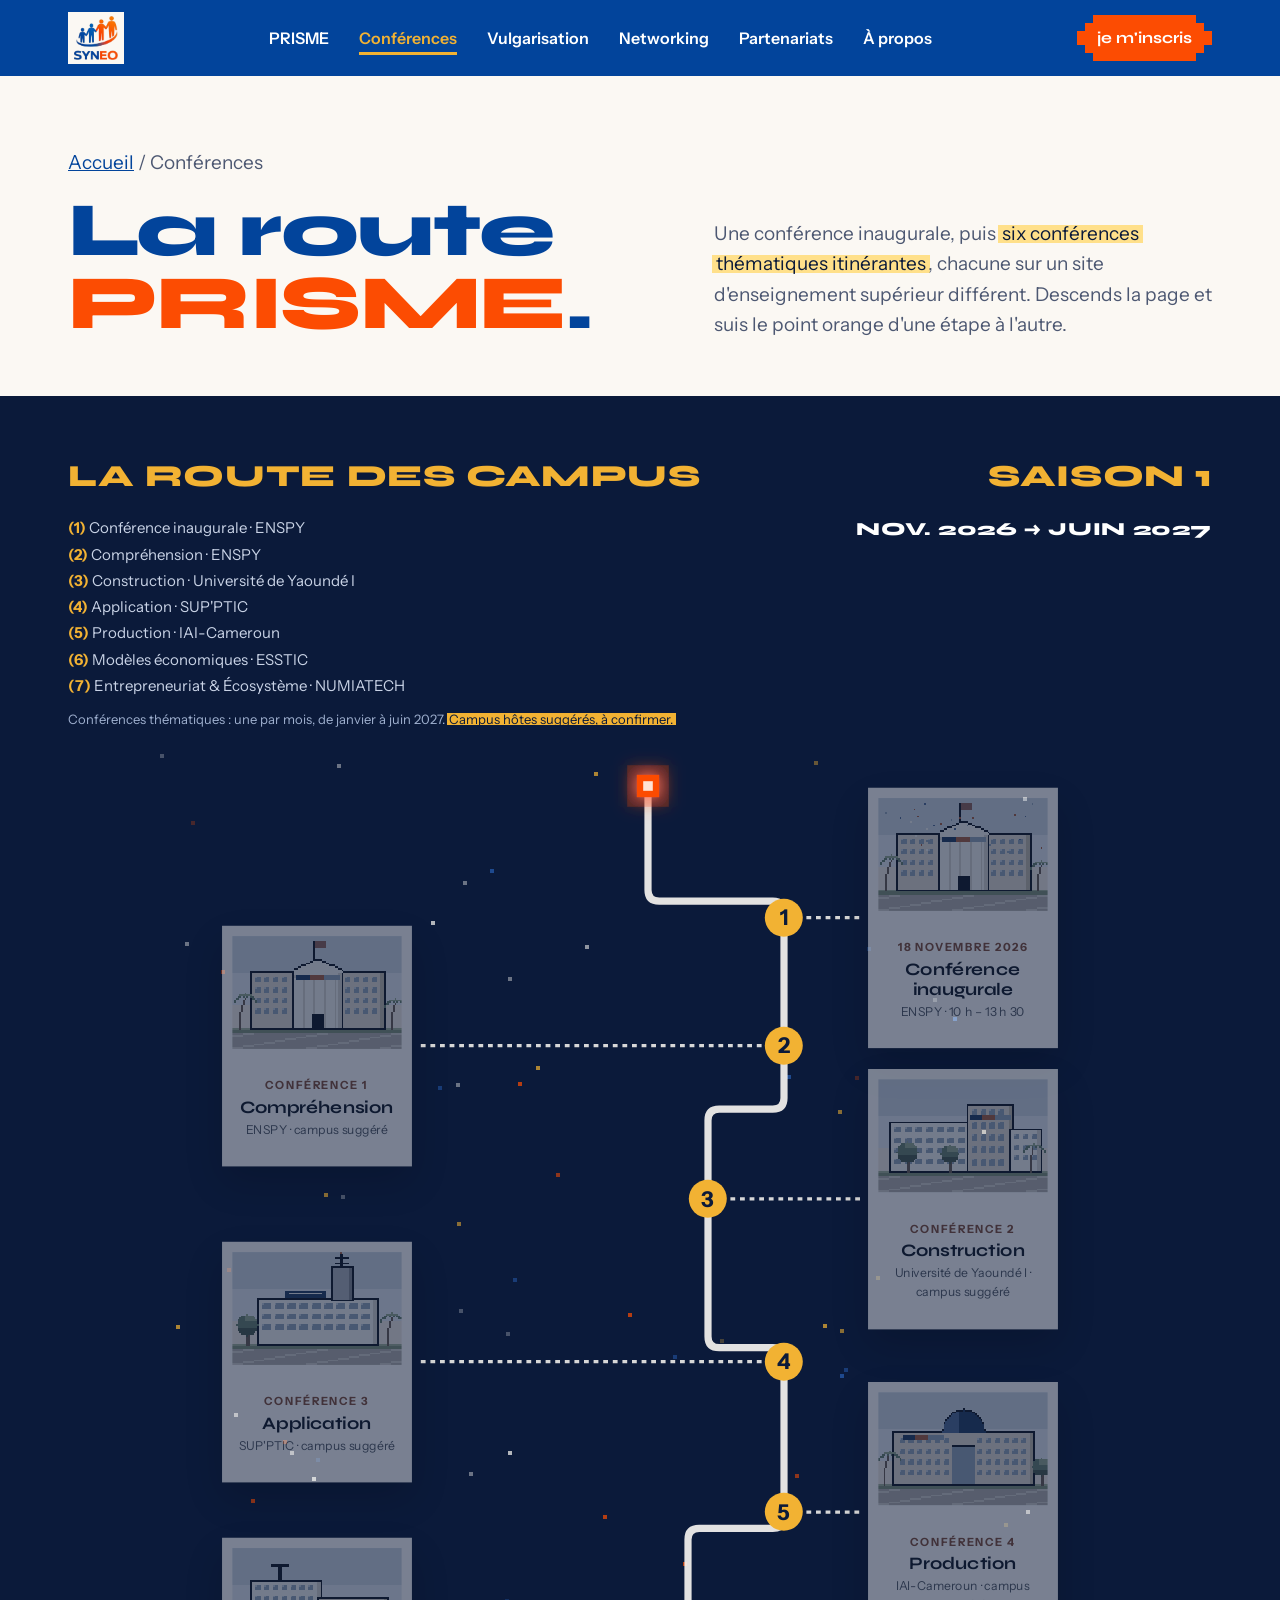
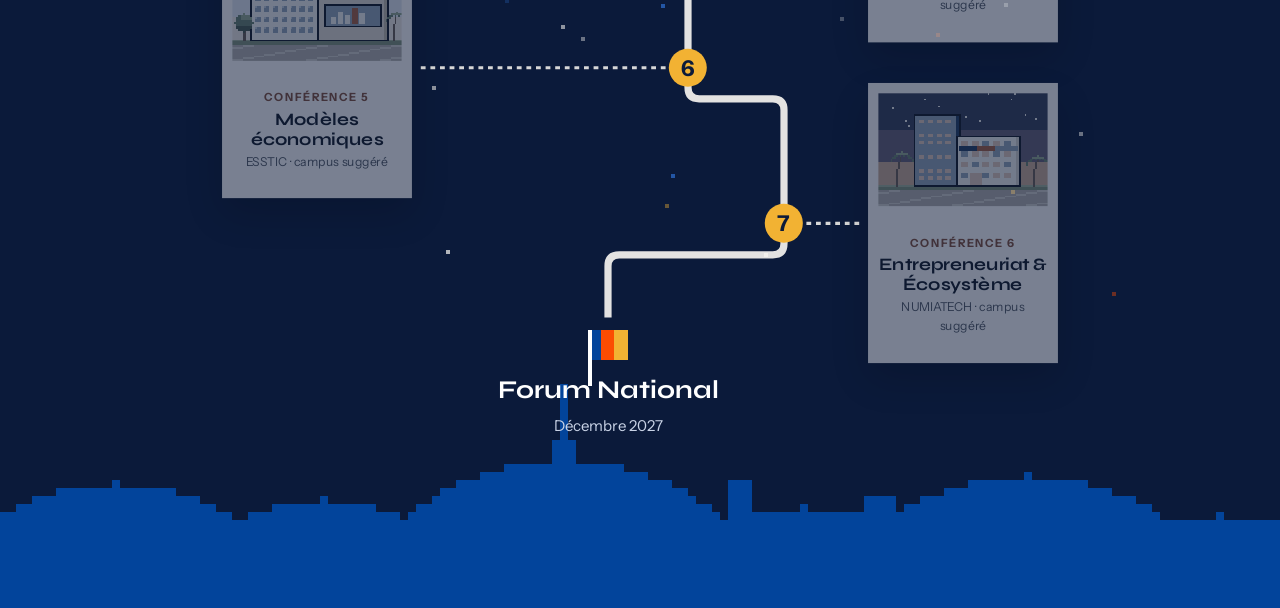
<file: docs/design/maquette-conferences.html>
<!doctype html>
<html lang="fr">
<head>
<meta charset="utf-8">
<meta name="viewport" content="width=device-width, initial-scale=1">
<title>Conférences PRISME · la route des campus — SYNEO</title>
<meta name="description" content="Sept étapes, six campus : la route des conférences PRISME, de l'ENSPY à NUMIATECH, de novembre 2026 à juin 2027.">
<link rel="icon" href="../../assets/img/mascotte/avatar.svg">
<link rel="stylesheet" href="https://fonts.googleapis.com/css2?family=Syne:wght@600;700;800&amp;family=Instrument+Sans:wght@400;500;600;700&amp;display=swap">
<style>
:root{--bleu:#02449B;--bleu-7:#2A63B4;--orange:#FC4C02;--orange-f:#C2410C;--nuit:#0B1A3A;--nuit-2:#10265A;--or:#F2B233;--papier:#FBF8F3;--gris:#4D5872;--trait:#E4DDD1;--gut:clamp(20px,4vw,48px);--nav:76px}
*{box-sizing:border-box}
body{margin:0;background:var(--papier);color:var(--nuit);font-family:'Instrument Sans',system-ui,sans-serif;font-size:18px;line-height:1.6;overflow-x:hidden}
img{display:block;max-width:100%}
img.px{image-rendering:pixelated}
h1,h2,h3{font-family:Syne,sans-serif;margin:0;letter-spacing:-.02em}
p{margin:0}
.wrap{max-width:1240px;margin:0 auto;padding:0 var(--gut)}
:focus-visible{outline:3px solid var(--orange);outline-offset:3px}
.btn{display:inline-flex;align-items:center;gap:12px;height:56px;padding:0 28px;background:var(--orange);color:#fff;font-family:Syne,sans-serif;font-weight:700;font-size:18px;text-decoration:none;white-space:nowrap;
  clip-path:polygon(0 16px,8px 16px,8px 8px,16px 8px,16px 0,calc(100% - 16px) 0,calc(100% - 16px) 8px,calc(100% - 8px) 8px,calc(100% - 8px) 16px,100% 16px,100% calc(100% - 16px),calc(100% - 8px) calc(100% - 16px),calc(100% - 8px) calc(100% - 8px),calc(100% - 16px) calc(100% - 8px),calc(100% - 16px) 100%,16px 100%,16px calc(100% - 8px),8px calc(100% - 8px),8px calc(100% - 16px),0 calc(100% - 16px))}
.btn.sm{height:46px;padding:0 20px;font-size:16px}

/* Navigation */
.nav{position:sticky;top:0;z-index:20;height:var(--nav);background:var(--bleu)}
.nav .wrap{height:100%;display:flex;align-items:center;justify-content:space-between;gap:24px}
.logo span{background:var(--papier);padding:4px 6px;display:block}
.logo img{height:44px}
.menu{display:flex;gap:30px;list-style:none;margin:0;padding:0}
.menu a{color:#fff;text-decoration:none;font-weight:600;font-size:16px}
.menu a[aria-current]{color:var(--or);border-bottom:3px solid var(--or);padding-bottom:4px}

/* En-tête de page */
.intro{padding:72px 0 56px}
.intro .wrap{display:grid;grid-template-columns:1.2fr 1fr;gap:48px;align-items:end}
.crumb{font-size:14px;color:var(--gris);margin-bottom:16px}
.crumb a{color:var(--bleu)}
.intro h1{font-size:clamp(44px,6vw,84px);line-height:.95;font-weight:800;color:var(--bleu)}
.intro h1 em{font-style:normal;color:var(--orange)}
.intro p{font-size:19px;color:var(--gris)}

/* ---------- La carte ---------- */
.route{background:var(--nuit);color:#fff;position:relative;overflow:hidden;padding:56px 0 0}
.note{font-size:13px;color:#9FB0CF;margin-top:10px}
.route-head{display:flex;justify-content:space-between;align-items:flex-start;gap:24px;margin-bottom:8px}
.route-head h2{font-family:Syne,sans-serif;font-weight:800;font-size:clamp(22px,2.4vw,34px);text-transform:uppercase;letter-spacing:.02em;color:var(--or)}
.legend{list-style:none;margin:14px 0 0;padding:0;font-size:15px;line-height:1.75;color:#C9D3E6;counter-reset:l}
.legend li::before{counter-increment:l;content:"(" counter(l) ") ";color:var(--or);font-weight:700}
.legend li.on{color:#fff}
.map{position:relative;max-width:960px;margin:24px auto 0;aspect-ratio:1200/1520}
.map svg{position:absolute;inset:0;width:100%;height:100%;overflow:visible}
.stars{position:absolute;inset:0;pointer-events:none}
.stars i{position:absolute;width:4px;height:4px}

.stop{position:absolute;transform:translate(-50%,-50%);width:4%;aspect-ratio:1;z-index:3}
.stop b{position:absolute;inset:0;border-radius:50%;display:flex;align-items:center;justify-content:center;background:var(--or);color:var(--nuit);font-family:'Instrument Sans',sans-serif;font-weight:700;font-size:clamp(15px,1.7vw,24px);transition:background .3s ease,color .3s ease,transform .3s ease}
.stop.on b{background:var(--orange);color:#fff;transform:scale(1.12)}

.polaroid{display:block;position:absolute;width:21%;background:#FFFDF8;padding:1.1% 1.1% 0;box-shadow:0 18px 40px rgba(0,0,0,.35);text-decoration:none;color:var(--nuit);transform:translateY(-50%) rotate(var(--r,0deg)) scale(.94);opacity:.45;filter:saturate(.4);transition:opacity .5s ease,transform .5s ease,filter .5s ease;z-index:2}
.polaroid.on{opacity:1;filter:none;transform:translateY(-50%) rotate(var(--r,0deg)) scale(1)}
.polaroid:hover{transform:translateY(-52%) rotate(0deg) scale(1.03)}
.polaroid img{width:100%;aspect-ratio:3/2;object-fit:cover}
.polaroid .cap{padding:10px 4px 14px;text-align:center}
.polaroid .cap small{display:block;font-size:12px;font-weight:700;letter-spacing:.12em;text-transform:uppercase;color:var(--orange-f)}
.polaroid .cap strong{display:block;font-family:Syne,sans-serif;font-size:clamp(14px,1.45vw,19px);line-height:1.15;margin-top:4px}
.polaroid .cap span{display:block;font-size:13px;color:var(--gris);margin-top:2px}
.polaroid .tape{position:absolute;left:50%;top:-12px;width:34%;height:20px;transform:translateX(-50%) rotate(-3deg);background:rgba(242,178,51,.75)}

.finish{position:absolute;transform:translate(-50%,0);text-align:center;width:30%;z-index:3}
.finish .flag{width:40px;height:30px;margin:0 auto 10px;background:linear-gradient(90deg,var(--bleu) 33%,var(--orange) 33% 66%,var(--or) 66%);position:relative}
.finish .flag::before{content:"";position:absolute;left:0;top:0;width:4px;height:56px;background:#fff}
.finish strong{display:block;font-family:Syne,sans-serif;font-size:clamp(18px,2vw,28px);color:#fff}
.finish span{font-size:15px;color:#C9D3E6}

.skyline{display:block;width:100%;height:auto;margin-top:-2px}

/* Mobile : frise verticale */
.tl{display:none}
@media (max-width:860px){
  .menu{display:none}
  .intro .wrap{grid-template-columns:1fr}
  .map{display:none}
  .tl{display:block;position:relative;padding:12px 0 40px 44px;list-style:none;margin:0}
  .tl::before{content:"";position:absolute;left:14px;top:0;bottom:0;width:8px;background:rgba(255,255,255,.18)}
  .tl .fill{position:absolute;left:14px;top:0;width:8px;height:0;background:var(--orange)}
  .tl .dot{position:absolute;left:8px;width:20px;height:20px;background:var(--orange);box-shadow:0 0 0 6px rgba(252,76,2,.3),0 0 22px var(--orange);top:0}
  .tl li{position:relative;margin-bottom:28px}
  .tl li > b{position:absolute;left:-44px;top:0;width:36px;height:36px;display:flex;align-items:center;justify-content:center;background:var(--or);color:var(--nuit);font-family:'Instrument Sans',sans-serif;font-weight:700}
  .tl .polaroid{position:relative;width:100%;transform:rotate(var(--r,0deg));opacity:1;filter:none;padding:10px 10px 0}
  .route-head{flex-direction:column}
}
@media (prefers-reduced-motion:reduce){
  .polaroid,.stop b{transition:none}
}

/* Surlignage au marqueur : se dessine quand le texte entre à l'écran */
.hl{background-image:linear-gradient(transparent 14%,var(--hl,#FFE08A) 14%,var(--hl,#FFE08A) 90%,transparent 90%);background-repeat:no-repeat;background-size:0% 100%;-webkit-box-decoration-break:clone;box-decoration-break:clone;padding:0 .2em;margin:0 -.1em;color:var(--nuit);transition:background-size .9s cubic-bezier(.6,.1,.3,1)}
.hl.in{background-size:100% 100%}
.hl.on-dark{--hl:#F2B233;color:var(--nuit)}
@media (prefers-reduced-motion:reduce){.hl{background-size:100% 100%;transition:none}}
</style>
</head>
<body>

<header class="nav">
  <div class="wrap">
    <a class="logo" href="maquette-accueil.html" aria-label="SYNEO, accueil"><span><img src="../../assets/img/logo-syneo-transparent.png" alt=""></span></a>
    <ul class="menu">
      <li><a href="maquette-accueil.html#programme">PRISME</a></li>
      <li><a href="#" aria-current="page">Conférences</a></li>
      <li><a href="#">Vulgarisation</a></li>
      <li><a href="#">Networking</a></li>
      <li><a href="#">Partenariats</a></li>
      <li><a href="#">À propos</a></li>
    </ul>
    <a class="btn sm" href="#route">je m'inscris</a>
  </div>
</header>

<main>
<section class="intro">
  <div class="wrap">
    <div>
      <p class="crumb"><a href="maquette-accueil.html">Accueil</a> / Conférences</p>
      <h1>La route<br><em>PRISME</em>.</h1>
    </div>
    <p>Une conférence inaugurale, puis <span class="hl">six conférences thématiques itinérantes</span>, chacune sur un site d'enseignement supérieur différent. Descends la page et suis le point orange d'une étape à l'autre.</p>
  </div>
</section>

<section class="route" id="route" aria-labelledby="route-titre">
  <div class="wrap route-head">
    <div>
      <h2 id="route-titre">La route des campus</h2>
      <ol class="legend" id="legend">
        <li>Conférence inaugurale · ENSPY</li>
        <li>Compréhension · ENSPY</li>
        <li>Construction · Université de Yaoundé I</li>
        <li>Application · SUP'PTIC</li>
        <li>Production · IAI-Cameroun</li>
        <li>Modèles économiques · ESSTIC</li>
        <li>Entrepreneuriat &amp; Écosystème · NUMIATECH</li>
      </ol>
      <p class="note">Conférences thématiques : une par mois, de janvier à juin 2027. <span class="hl on-dark">Campus hôtes suggérés, à confirmer.</span></p>
    </div>
    <h2 style="text-align:right">Saison 1<br><span style="color:#fff;font-size:.6em">nov. 2026 → juin 2027</span></h2>
  </div>

  <!-- Carte : grand écran -->
  <div class="map" id="map">
    <div class="stars" id="stars" aria-hidden="true"></div>
    <svg viewBox="0 0 1200 1520" aria-hidden="true">
      <defs>
        <filter id="glow" x="-200%" y="-200%" width="500%" height="500%"><feGaussianBlur stdDeviation="10" result="b"/><feMerge><feMergeNode in="b"/><feMergeNode in="SourceGraphic"/></feMerge></filter>
      </defs>
      <path id="road" d="" fill="none" stroke="#FBF8F3" stroke-opacity=".9" stroke-width="9" stroke-linecap="square"/>
      <path id="done" d="" fill="none" stroke="#FC4C02" stroke-width="9" stroke-linecap="square"/>
      <g id="leaders" stroke="#FBF8F3" stroke-width="4" stroke-dasharray="2 10" stroke-linecap="square" fill="none" opacity=".85"></g>
      <g id="runner" filter="url(#glow)">
        <rect x="-26" y="-26" width="52" height="52" fill="#FC4C02" opacity=".25"><animate attributeName="opacity" values=".35;.08;.35" dur="1.6s" repeatCount="indefinite"/></rect>
        <rect x="-14" y="-14" width="28" height="28" fill="#FC4C02"/>
        <rect x="-6" y="-6" width="12" height="12" fill="#FFE3D4"/>
      </g>
    </svg>
    <div id="pins"></div>
    <div class="finish" style="left:55%;top:95.6%"><div class="flag"></div><strong>Forum National</strong><span>Décembre 2027</span></div>
  </div>

  <!-- Frise : mobile -->
  <ol class="tl" id="tl"><span class="fill" id="tlfill"></span><span class="dot" id="tldot"></span></ol>

  <img class="px skyline" src="../../assets/img/mascotte/yaounde-bleu.svg" alt="" style="background:var(--nuit)">
</section>
</main>

<script>
/* Données des étapes */
const STOPS = [
  {n:1, date:'18 novembre 2026', title:'Conférence inaugurale', place:'ENSPY · 10 h – 13 h 30', img:'inaugurale', y:175},
  {n:2, date:'Conférence 1', title:'Compréhension', place:'ENSPY · campus suggéré', img:'enspy', y:370},
  {n:3, date:'Conférence 2', title:'Construction', place:'Université de Yaoundé I · campus suggéré', img:'uy1', y:590},
  {n:4, date:'Conférence 3', title:'Application', place:"SUP'PTIC · campus suggéré", img:'supptic', y:790},
  {n:5, date:'Conférence 4', title:'Production', place:'IAI-Cameroun · campus suggéré', img:'iai', y:980},
  {n:6, date:'Conférence 5', title:'Modèles économiques', place:'ESSTIC · campus suggéré', img:'esstic', y:1170},
  {n:7, date:'Conférence 6', title:'Entrepreneuriat & Écosystème', place:'NUMIATECH · campus suggéré', img:'numiatech', y:1370},
];
/* Tracé : segments verticaux reliés par des virages à angle droit arrondis */
const SEED = 1811;                                   // graine fixe : le tracé « aléatoire » reste le même à chaque visite
function rng(a) { return () => { a |= 0; a = a + 0x6D2B79F5 | 0; let t = Math.imul(a ^ a >>> 15, 1 | a); t = t + Math.imul(t ^ t >>> 7, 61 | t) ^ t; return ((t ^ t >>> 14) >>> 0) / 4294967296; }; }
function randomRoad(seed) {
  const r = rng(seed), between = (a, b) => a + r() * (b - a);
  let x = 610, y = 40; const pts = [[x, y]];
  const clampX = v => Math.max(420, Math.min(780, v));
  while (y < 1450) {
    y = Math.min(1450, y + Math.round(between(120, 330)));            // ligne droite de longueur variable
    pts.push([x, y]);
    if (y >= 1450) break;
    const dir = r() < .5 ? -1 : 1;
    if (r() < .25) {                                                    // double crochet : petite marche puis décalage
      const a = clampX(x + dir * Math.round(between(25, 60)));
      pts.push([a, y]); y += Math.round(between(28, 55)); pts.push([a, y]);
      x = clampX(a + dir * Math.round(between(60, 200)));
      if (Math.abs(x - a) < 20) x = clampX(a - dir * 120);
      pts.push([x, y]);
    } else {                                                           // décrochage simple, court ou long
      let nx = clampX(x + dir * Math.round(between(40, 300)));
      if (Math.abs(nx - x) < 30) nx = clampX(x - dir * 160);
      x = nx; pts.push([x, y]);
    }
  }
  return pts;
}
const WAY = randomRoad(SEED);
const VBH = 1520;
const R = 14;

function roundedPath(pts, r) {
  let d = `M ${pts[0][0]} ${pts[0][1]}`;
  for (let i = 1; i < pts.length - 1; i++) {
    const [x0,y0] = pts[i-1], [x1,y1] = pts[i], [x2,y2] = pts[i+1];
    const a = Math.min(r, Math.hypot(x1-x0,y1-y0)/2), b = Math.min(r, Math.hypot(x2-x1,y2-y1)/2);
    const ux = Math.sign(x1-x0), uy = Math.sign(y1-y0), vx = Math.sign(x2-x1), vy = Math.sign(y2-y1);
    d += ` L ${x1-ux*a} ${y1-uy*a} Q ${x1} ${y1} ${x1+vx*b} ${y1+vy*b}`;
  }
  const e = pts[pts.length-1];
  return d + ` L ${e[0]} ${e[1]}`;
}

/* Position du point sur la route à une hauteur donnée */
function xAtY(y) {
  for (let i = 0; i < WAY.length - 1; i++) {
    const [x0,y0] = WAY[i], [x1,y1] = WAY[i+1];
    if (x0 === x1 && y >= Math.min(y0,y1) && y <= Math.max(y0,y1)) return x0;
  }
  return 600;
}

(function build() {
  const map = document.getElementById('map');
  const road = document.getElementById('road'), done = document.getElementById('done');
  const d = roundedPath(WAY, R);
  road.setAttribute('d', d); done.setAttribute('d', d);
  const L = road.getTotalLength();
  done.style.strokeDasharray = L; done.style.strokeDashoffset = L;

  // étoiles pixel
  const stars = document.getElementById('stars');
  const cols = ['#FBF8F3','#FBF8F3','#F2B233','#FC4C02','#2E6FD3'];
  for (let k = 0; k < 70; k++) {
    const r = Math.sin(k * 91.7) * 43758.5; const f = r - Math.floor(r);
    const r2 = Math.sin(k * 17.3) * 12345.6; const g = r2 - Math.floor(r2);
    const i = document.createElement('i');
    i.style.cssText = `left:${(g*100).toFixed(2)}%;top:${(f*94).toFixed(2)}%;background:${cols[k%cols.length]};opacity:${.25 + (k%4)*.15}`;
    stars.appendChild(i);
  }

  // lengths le long du tracé pour chaque hauteur (échantillonnage)
  const samples = [];
  for (let s = 0; s <= L; s += 4) { const p = road.getPointAtLength(s); samples.push([s, p.y, p.x]); }
  const lenAtY = y => { let best = 0; for (const [s, py] of samples) { if (py <= y) best = s; else break; } return best; };

  // repères, polaroids, pointillés
  const pins = document.getElementById('pins'), leaders = document.getElementById('leaders');
  const tl = document.getElementById('tl');
  STOPS.forEach((s, i) => {
    // étapes réparties à hauteur régulière, posées sur une portion droite verticale du tracé
    let ty = 170 + i * 195, len = lenAtY(ty);
    const vertical = l => Math.abs(road.getPointAtLength(Math.max(0, l - 8)).x - road.getPointAtLength(Math.min(L, l + 8)).x) < .5;
    while (!vertical(len) && len < L - 10) { ty += 6; len = lenAtY(ty); }
    const pt = road.getPointAtLength(len); s.x = pt.x; s.y = pt.y; s.len = len;
    const left = i % 2 === 1;                             // cartes en alternance droite / gauche
    const cardX = left ? 70 : 1130 - 252;                 // en unités du viewBox (largeur 252)
    const edge = left ? cardX + 252 : cardX;
    const midX = (s.x + edge) / 2;
    const yOff = 0;
    leaders.insertAdjacentHTML('beforeend', `<path d="M ${s.x + (left ? -30 : 30)} ${s.y} H ${midX} V ${s.y + yOff} H ${edge}"/>`);
    const stop = document.createElement('div');
    stop.className = 'stop'; stop.style.left = (s.x / 12) + '%'; stop.style.top = (s.y / VBH * 100) + '%';
    stop.innerHTML = `<b>${s.n}</b>`;
    pins.appendChild(stop); s.stop = stop;
    const card = `<a class="polaroid" href="#" style="--r:0deg;left:${cardX/12}%;top:${(s.y + yOff) / VBH * 100}%">
        <img class="px" src="../../assets/img/campus/${s.img}.png" alt="${s.place}, illustration pixel">
        <span class="cap"><small>${s.date}</small><strong>${s.title}</strong><span>${s.place}</span></span></a>`;
    pins.insertAdjacentHTML('beforeend', card);
    s.card = pins.lastElementChild;
    tl.insertAdjacentHTML('beforeend', `<li><b>${s.n}</b>${card.replace(/style="[^"]*"/, `style="--r:${i % 2 ? 1.5 : -1.5}deg"`)}</li>`);
  });

  const end = road.getPointAtLength(L), fin = document.querySelector('.finish');
  fin.style.left = (end.x / 12) + '%'; fin.style.top = ((end.y + 20) / VBH * 100) + '%';
  const runner = document.getElementById('runner');
  const legend = document.querySelectorAll('#legend li');
  const reduce = matchMedia('(prefers-reduced-motion: reduce)').matches;

  function update() {
    if (getComputedStyle(map).display === 'none') return updateMobile();
    const box = map.getBoundingClientRect();
    const target = ((innerHeight * .55) - box.top) / box.height * VBH;           // le point suit le milieu de l'écran
    const len = reduce ? L : Math.max(0, Math.min(L, lenAtY(target)));
    const p = road.getPointAtLength(len);
    runner.setAttribute('transform', `translate(${p.x} ${p.y})`);
    done.style.strokeDashoffset = L - len;
    STOPS.forEach((s, i) => {
      const on = len >= s.len - 2;
      s.stop.classList.toggle('on', on); s.card.classList.toggle('on', on); legend[i].classList.toggle('on', on);
    });
  }

  const fill = document.getElementById('tlfill'), dot = document.getElementById('tldot');
  function updateMobile() {
    const box = tl.getBoundingClientRect();
    const h = Math.max(0, Math.min(box.height, innerHeight * .55 - box.top));
    fill.style.height = h + 'px'; dot.style.top = (h - 10) + 'px';
  }

  let tick = false;
  addEventListener('scroll', () => { if (!tick) { tick = true; requestAnimationFrame(() => { update(); tick = false; }); } }, {passive:true});
  addEventListener('resize', update);
  update();
})();
</script>

<script>
/* Surlignages : le trait de marqueur se dessine à l'apparition */
(function () {
  const els = document.querySelectorAll('.hl');
  if (!('IntersectionObserver' in window)) { els.forEach(e => e.classList.add('in')); return; }
  const io = new IntersectionObserver(es => es.forEach(e => { if (e.isIntersecting) { e.target.classList.add('in'); io.unobserve(e.target); } }), { rootMargin: '0px 0px -15% 0px' });
  els.forEach(e => io.observe(e));
})();
</script>
</body>
</html>
</file>
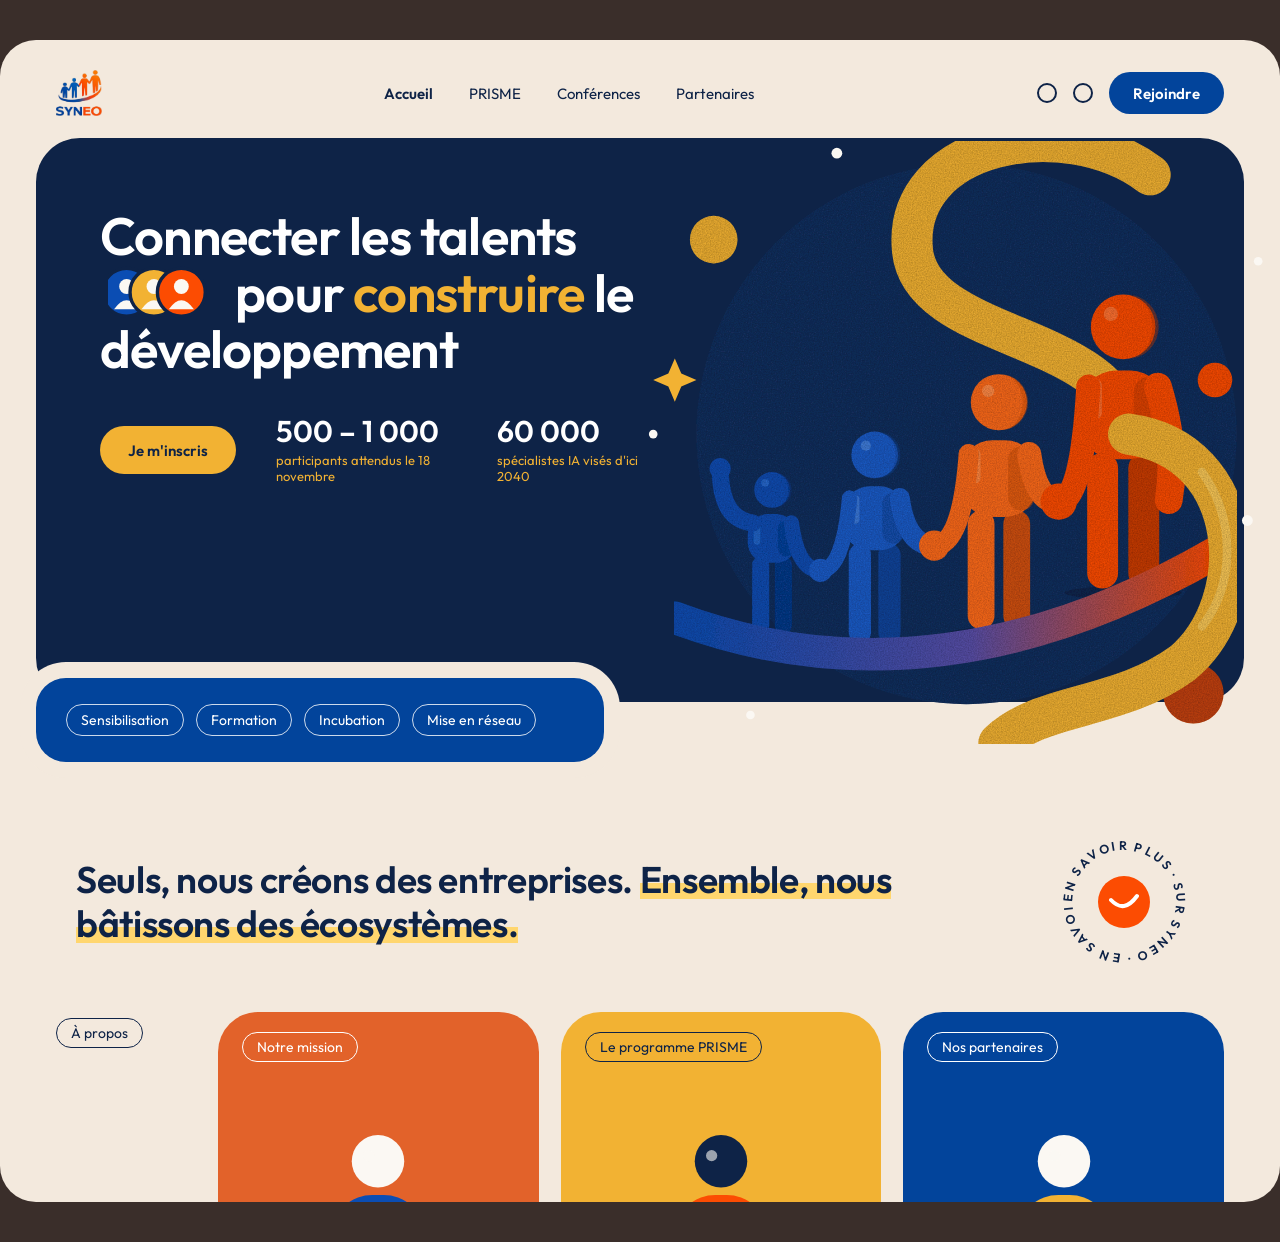
<file: docs/design/maquette-hero-illustre.html>
<!doctype html>
<html lang="fr">
<head>
<meta charset="utf-8">
<meta name="viewport" content="width=device-width, initial-scale=1">
<title>SYNEO — exploration illustrée</title>
<link rel="stylesheet" href="https://fonts.googleapis.com/css2?family=Outfit:wght@400;500;600;700&amp;display=swap">
<style>
:root{--bg:#F3E9DD;--nuit:#0E2347;--nuit2:#14305F;--bleu:#02449B;--orange:#FC4C02;--or:#F2B233;--creme:#FBF8F3;--gris:#5A6478}
*{box-sizing:border-box}
body{margin:0;background:#3A2E2A;font-family:Outfit,system-ui,sans-serif;color:var(--nuit)}
.page{max-width:1360px;margin:40px auto;background:var(--bg);border-radius:36px;padding:26px 36px 0;overflow:hidden}
nav{display:flex;align-items:center;justify-content:space-between;padding:4px 20px 22px}
.brand{display:flex;align-items:center;gap:10px;text-decoration:none}
.brand img{height:46px}
nav ul{display:flex;gap:36px;list-style:none;margin:0;padding:0;font-size:15px}
nav a{color:var(--nuit);text-decoration:none}
nav a[aria-current]{font-weight:600}
.tools{display:flex;align-items:center;gap:16px}
.ico{width:20px;height:20px;border:2px solid var(--nuit);border-radius:50%}
.pill{display:inline-flex;white-space:nowrap;align-items:center;justify-content:center;height:42px;padding:0 24px;border-radius:999px;font-weight:600;font-size:15px;text-decoration:none}
.pill.dark{background:var(--bleu);color:#fff}
.pill.gold{background:var(--or);color:var(--nuit);height:48px;padding:0 28px}

.hero{position:relative;display:grid;grid-template-columns:1.02fr 1fr;min-height:560px}
.card{position:absolute;inset:0 0 60px 0;background:var(--nuit);border-radius:44px}
.copy{position:relative;padding:70px 0 0 64px;color:#fff;z-index:2}
h1{margin:0;font-weight:600;font-size:clamp(36px,4.1vw,56px);line-height:1.08;letter-spacing:-.015em}
h1 em{font-style:normal;color:var(--or)}
.chip{display:inline-block;width:2.1em;height:1em;vertical-align:-.12em;margin:0 .15em}
.row{display:flex;align-items:center;gap:40px;margin-top:38px}
.stat b{display:block;font-size:30px;font-weight:600;line-height:1}
.stat span{display:block;font-size:13px;color:var(--or);margin-top:6px}
.ill{position:relative;z-index:2;overflow:visible;width:112%;margin:-28px 0 0 -6%;height:auto}
.tags{position:absolute;left:0;bottom:0;width:47%;background:var(--bleu);border-radius:30px;padding:26px 30px;display:flex;flex-wrap:wrap;gap:12px;z-index:3;box-shadow:0 0 0 16px var(--bg)}
.tags span{border:1.5px solid rgba(255,255,255,.8);color:#fff;border-radius:999px;padding:6px 14px;font-size:14px}

.mission{display:grid;grid-template-columns:1fr 150px;align-items:center;gap:40px;padding:70px 40px 40px}
.mission h2{margin:0;font-weight:600;font-size:clamp(28px,2.9vw,40px);line-height:1.18;letter-spacing:-.01em}
.mission h2 mark{background:linear-gradient(transparent 58%,#FFD66E 58% 92%,transparent 92%);color:inherit}
.badge{position:relative;width:140px;height:140px}
.badge svg.ring{position:absolute;inset:0;animation:spin 16s linear infinite}
.badge .core{position:absolute;inset:44px;border-radius:50%;background:var(--orange);display:flex;align-items:center;justify-content:center}
@keyframes spin{to{transform:rotate(360deg)}}
@media (prefers-reduced-motion:reduce){.badge svg.ring{animation:none}}

.cards{display:grid;grid-template-columns:140px repeat(3,1fr);gap:22px;padding:0 20px;align-items:start}
.cards .lbl{margin-top:6px}
.outline{display:inline-block;border:1.5px solid currentColor;border-radius:999px;padding:5px 14px;font-size:14px}
.c{border-radius:40px 40px 0 0;height:190px;padding:20px 24px;position:relative;overflow:hidden;color:#fff}
.c.o{background:#E2622A}.c.g{background:var(--or);color:var(--nuit)}.c.b{background:var(--bleu)}
.c .bust{position:absolute;left:50%;bottom:-30px;width:150px;transform:translateX(-50%)}
@media (max-width:900px){
  .page{margin:0;border-radius:0;padding:16px 16px 0}
  nav ul,.tools .ico{display:none}
  .hero{grid-template-columns:1fr}
  .card{inset:0 0 0 0}
  .copy{padding:44px 28px 0}
  .ill{width:100%;margin:0}
  .tags{position:relative;width:100%;margin-top:16px;box-shadow:none}
  .mission{grid-template-columns:1fr;padding:48px 8px 24px}
  .cards{grid-template-columns:1fr}
}
</style>
</head>
<body>
<div class="page">
  <nav>
    <a class="brand" href="#"><img src="../../assets/img/logo-syneo-transparent.png" alt="SYNEO"></a>
    <ul><li><a href="#" aria-current="page">Accueil</a></li><li><a href="#">PRISME</a></li><li><a href="#">Conférences</a></li><li><a href="#">Partenaires</a></li></ul>
    <div class="tools"><span class="ico" aria-hidden="true"></span><span class="ico" aria-hidden="true"></span><a class="pill dark" href="#">Rejoindre</a></div>
  </nav>

  <section class="hero">
    <div class="card" aria-hidden="true"></div>
    <div class="copy">
      <h1>Connecter les talents<br><svg class="chip" viewBox="0 0 92 46" aria-hidden="true"><circle cx="14" cy="23" r="21" fill="#0B4DB3" stroke="#0E2347" stroke-width="3"/><circle cx="14" cy="18" r="6.5" fill="#FBF8F3"/><path d="M 3 38 Q 14 22 25 38 Z" fill="#FBF8F3"/><circle cx="38" cy="23" r="21" fill="#F2B233" stroke="#0E2347" stroke-width="3"/><circle cx="38" cy="18" r="6.5" fill="#FBF8F3"/><path d="M 27 38 Q 38 22 49 38 Z" fill="#FBF8F3"/><circle cx="62" cy="23" r="21" fill="#FC4C02" stroke="#0E2347" stroke-width="3"/><circle cx="62" cy="18" r="6.5" fill="#FBF8F3"/><path d="M 51 38 Q 62 22 73 38 Z" fill="#FBF8F3"/></svg> pour <em>construire</em> le développement</h1>
      <div class="row">
        <a class="pill gold" href="#">Je m'inscris</a>
        <div class="stat"><b>500 – 1 000</b><span>participants attendus le 18 novembre</span></div>
        <div class="stat"><b>60 000</b><span>spécialistes IA visés d'ici 2040</span></div>
      </div>
    </div>
    <div>
<svg class="ill" viewBox="0 0 620 600" role="img" aria-label="Les quatre personnages du logo SYNEO, du plus petit en bleu au plus grand en orange, se tiennent la main sur la courbe du logo, entourés d'un grand ruban doré">
  <defs>
    <filter id="grain" x="0" y="0" width="100%" height="100%">
      <feTurbulence type="fractalNoise" baseFrequency=".85" numOctaves="2" seed="4" result="n"/>
      <feColorMatrix in="n" type="matrix" values="0 0 0 0 0  0 0 0 0 0  0 0 0 0 0  0 0 0 .55 0" result="na"/>
      <feComposite in="na" in2="SourceGraphic" operator="in" result="g"/>
      <feBlend in="SourceGraphic" in2="g" mode="multiply"/>
    </filter>
    <linearGradient id="arc" x1="0" x2="1"><stop offset="0" stop-color="#0B4DB3"/><stop offset=".55" stop-color="#5A4FA8"/><stop offset="1" stop-color="#FC4C02"/></linearGradient>
  </defs>
  <g filter="url(#grain)">
    <circle cx="330" cy="300" r="250" fill="#14305F"/>
    <circle cx="96" cy="120" r="22" fill="#F2B233"/>
    <circle cx="560" cy="250" r="16" fill="#FC4C02"/>
    <circle cx="540" cy="540" r="28" fill="#C2410C"/>
    <!-- grand ruban en S, derrière -->
    <path d="M 500 60 C 420 0, 270 30, 280 130 C 288 215, 470 205, 480 300" stroke="#F2B233" stroke-width="38" stroke-linecap="round" fill="none"/>
    <ellipse cx="150.0" cy="489.2" rx="30.0" ry="6" fill="#06142F" opacity=".35"/><ellipse cx="245.0" cy="497.7" rx="39.2" ry="6" fill="#06142F" opacity=".35"/><ellipse cx="360.0" cy="484.6" rx="47.2" ry="6" fill="#06142F" opacity=".35"/><ellipse cx="475.0" cy="446.9" rx="54.4" ry="6" fill="#06142F" opacity=".35"/>
    <rect x="131.6" y="413.2" width="15.8" height="72.0" rx="7.9" fill="#0B4DB3"/>
<rect x="152.6" y="413.2" width="15.8" height="72.0" rx="7.9" fill="#083A8A"/>
<rect x="127.5" y="374.0" width="45.0" height="45.2" rx="18.9" fill="#0B4DB3"/>
<rect x="155.4" y="380.0" width="15.3" height="33.2" rx="7.7" fill="#083A8A" opacity=".55"/>
<rect x="132.9" y="382.0" width="6.3" height="20.4" rx="3.2" fill="#2E6FD3" opacity=".7"/>
<circle cx="150.0" cy="351.7" r="16.5" fill="#0B4DB3"/>
<path d="M 151.7 335.2 A 16.5 16.5 0 0 1 151.7 368.2 A 13.2 16.5 0 0 0 151.7 335.2 Z" fill="#083A8A" opacity=".45"/>
<circle cx="143.7" cy="345.1" r="3.6" fill="#2E6FD3" opacity=".8"/>
<path d="M 132.2 382.2 Q 102.2 379.2 102.0 332.0" stroke="#0B4DB3" stroke-width="15.8" stroke-linecap="round" fill="none"/>
<circle cx="102.0" cy="332.0" r="9.8" fill="#0B4DB3"/><rect x="221.0" y="401.5" width="20.6" height="92.2" rx="10.3" fill="#1C5CC8"/>
<rect x="248.4" y="401.5" width="20.6" height="92.2" rx="10.3" fill="#12459C"/>
<rect x="215.6" y="348.4" width="58.8" height="59.1" rx="24.7" fill="#1C5CC8"/>
<rect x="252.1" y="354.4" width="20.0" height="47.1" rx="10.0" fill="#12459C" opacity=".55"/>
<rect x="222.7" y="356.4" width="8.2" height="26.6" rx="4.1" fill="#4A86E0" opacity=".7"/>
<circle cx="245.0" cy="319.3" r="21.6" fill="#1C5CC8"/>
<path d="M 247.2 297.7 A 21.6 21.6 0 0 1 247.2 340.9 A 17.2 21.6 0 0 0 247.2 297.7 Z" fill="#12459C" opacity=".45"/>
<circle cx="236.8" cy="310.7" r="4.7" fill="#4A86E0" opacity=".8"/><rect x="331.1" y="370.7" width="24.8" height="109.8" rx="12.4" fill="#FC6A1A"/>
<rect x="364.1" y="370.7" width="24.8" height="109.8" rx="12.4" fill="#D0500C"/>
<rect x="324.6" y="305.6" width="70.8" height="71.2" rx="29.7" fill="#FC6A1A"/>
<rect x="368.5" y="311.6" width="24.1" height="59.2" rx="12.0" fill="#D0500C" opacity=".55"/>
<rect x="333.1" y="313.6" width="9.9" height="32.0" rx="5.0" fill="#FF9150" opacity=".7"/>
<circle cx="360.0" cy="270.5" r="26.0" fill="#FC6A1A"/>
<path d="M 362.6 244.6 A 26.0 26.0 0 0 1 362.6 296.5 A 20.8 26.0 0 0 0 362.6 244.6 Z" fill="#D0500C" opacity=".45"/>
<circle cx="350.1" cy="260.1" r="5.7" fill="#FF9150" opacity=".8"/><rect x="441.7" y="317.2" width="28.6" height="125.7" rx="14.3" fill="#FC4C02"/>
<rect x="479.8" y="317.2" width="28.6" height="125.7" rx="14.3" fill="#C93C00"/>
<rect x="434.2" y="241.2" width="81.6" height="82.0" rx="34.3" fill="#FC4C02"/>
<rect x="484.8" y="247.2" width="27.7" height="70.0" rx="13.9" fill="#C93C00" opacity=".55"/>
<rect x="444.0" y="249.2" width="11.4" height="36.9" rx="5.7" fill="#FF7A3D" opacity=".7"/>
<circle cx="475.0" cy="200.8" r="29.9" fill="#FC4C02"/>
<path d="M 478.0 170.9 A 29.9 29.9 0 0 1 478.0 230.7 A 23.9 29.9 0 0 0 478.0 170.9 Z" fill="#C93C00" opacity=".45"/>
<circle cx="463.6" cy="188.8" r="6.6" fill="#FF7A3D" opacity=".8"/>
    <path d="M 167.8 382.2 Q 173.8 426.2 194.8 426.2" stroke="#0B4DB3" stroke-width="14.2" stroke-linecap="round" fill="none"/><path d="M 221.8 359.2 Q 215.8 426.2 194.8 426.2" stroke="#1C5CC8" stroke-width="14.2" stroke-linecap="round" fill="none"/><circle cx="194.8" cy="426.2" r="10.7" fill="#1C5CC8"/><path d="M 268.2 359.2 Q 274.2 403.2 300.1 403.2" stroke="#1C5CC8" stroke-width="18.6" stroke-linecap="round" fill="none"/><path d="M 332.0 318.5 Q 326.0 403.2 300.1 403.2" stroke="#FC6A1A" stroke-width="18.6" stroke-linecap="round" fill="none"/><circle cx="300.1" cy="403.2" r="14.0" fill="#FC6A1A"/><path d="M 388.0 318.5 Q 394.0 362.5 415.4 362.5" stroke="#FC6A1A" stroke-width="22.4" stroke-linecap="round" fill="none"/><path d="M 442.8 256.1 Q 436.8 362.5 415.4 362.5" stroke="#FC4C02" stroke-width="22.4" stroke-linecap="round" fill="none"/><circle cx="415.4" cy="362.5" r="16.8" fill="#FC4C02"/><path d="M 507.2 256.1 Q 525.2 316.1 517.2 361.1" stroke="#FC4C02" stroke-width="25.8" stroke-linecap="round" fill="none"/>
    <!-- la courbe du logo, qui porte le groupe -->
    <path d="M 60 470 Q 300 560 560 410" stroke="url(#arc)" stroke-width="30" stroke-linecap="round" fill="none"/>
    <!-- le ruban repasse devant -->
    <path d="M 480 300 C 590 315, 598 455, 530 512 C 470 556, 400 548, 360 586" stroke="#F2B233" stroke-width="38" stroke-linecap="round" fill="none"/>
    <path d="M 548 335 C 580 380, 578 440, 548 478" stroke="#FFD66E" stroke-width="8" stroke-linecap="round" fill="none" opacity=".6"/>
  </g>
  <g fill="#FBF8F3"><circle cx="210" cy="40" r="5"/><circle cx="600" cy="140" r="4"/><circle cx="40" cy="300" r="4"/><circle cx="590" cy="380" r="5"/><circle cx="130" cy="560" r="4"/></g>
  <path d="M 60 230 l 6 14 l 14 6 l -14 6 l -6 14 l -6 -14 l -14 -6 l 14 -6 z" fill="#F2B233"/>
</svg></div>
    <div class="tags"><span>Sensibilisation</span><span>Formation</span><span>Incubation</span><span>Mise en réseau</span></div>
  </section>

  <section class="mission">
    <h2>Seuls, nous créons des entreprises. <mark>Ensemble, nous bâtissons des écosystèmes.</mark></h2>
    <a class="badge" href="#" aria-label="En savoir plus sur SYNEO">
      <svg class="ring" viewBox="0 0 140 140" aria-hidden="true"><defs><path id="circ" d="M 70 70 m -52 0 a 52 52 0 1 1 104 0 a 52 52 0 1 1 -104 0"/></defs>
        <text font-family="Outfit" font-size="12.5" font-weight="600" letter-spacing="2.4" fill="#0E2347"><textPath href="#circ">EN SAVOIR PLUS · SUR SYNEO · EN SAVOIR PLUS ·</textPath></text></svg>
      <span class="core"><svg width="30" height="20" viewBox="0 0 30 20" aria-hidden="true"><path d="M 2 8 Q 15 22 28 4" stroke="#fff" stroke-width="4" fill="none" stroke-linecap="round"/></svg></span>
    </a>
  </section>

  <section class="cards">
    <div class="lbl"><span class="outline">À propos</span></div>
    <div class="c o"><span class="outline">Notre mission</span><svg class="bust" viewBox="0 0 160 120" aria-hidden="true"><circle cx="80" cy="44" r="28" fill="#FBF8F3"/><rect x="34" y="80" width="92" height="70" rx="40" fill="#0B4DB3"/><circle cx="70" cy="38" r="6" fill="#FBF8F3" opacity=".6"/></svg></div>
    <div class="c g"><span class="outline">Le programme PRISME</span><svg class="bust" viewBox="0 0 160 120" aria-hidden="true"><circle cx="80" cy="44" r="28" fill="#0E2347"/><rect x="34" y="80" width="92" height="70" rx="40" fill="#FC4C02"/><circle cx="70" cy="38" r="6" fill="#FBF8F3" opacity=".6"/></svg></div>
    <div class="c b"><span class="outline">Nos partenaires</span><svg class="bust" viewBox="0 0 160 120" aria-hidden="true"><circle cx="80" cy="44" r="28" fill="#FBF8F3"/><rect x="34" y="80" width="92" height="70" rx="40" fill="#F2B233"/><circle cx="70" cy="38" r="6" fill="#FBF8F3" opacity=".6"/></svg></div>
  </section>
</div>
</body>
</html>
</file>
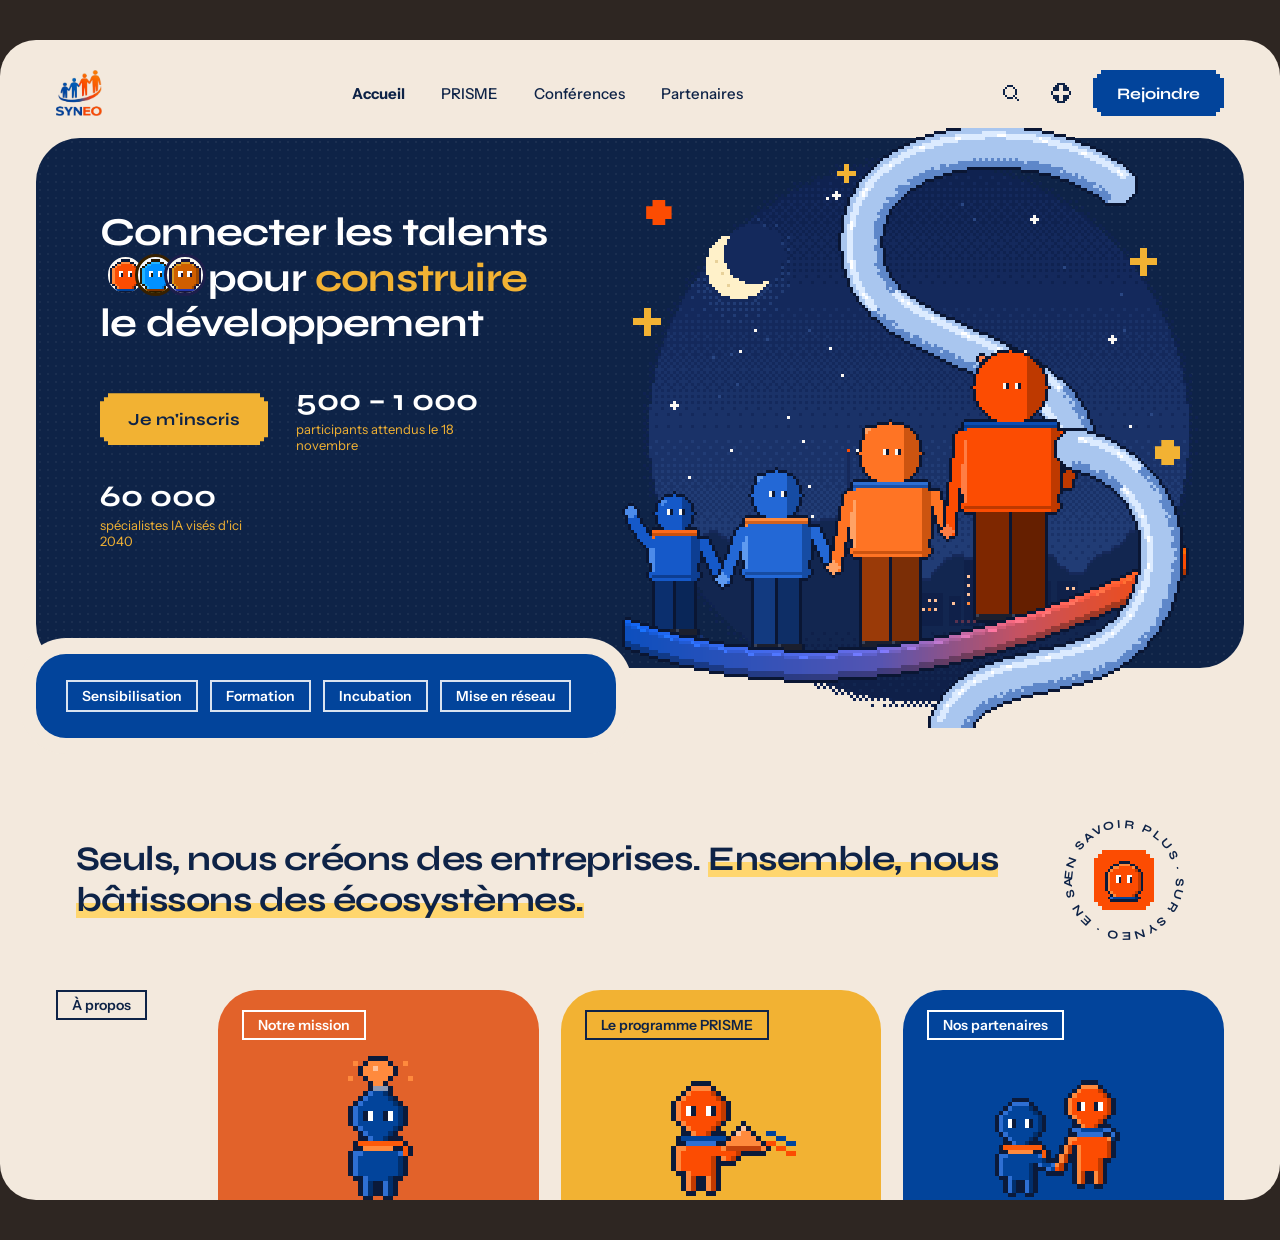
<file: docs/design/maquette-hero-pixel.html>
<!doctype html>
<html lang="fr">
<head>
<meta charset="utf-8">
<meta name="viewport" content="width=device-width, initial-scale=1">
<title>SYNEO — accueil, pixel art animé</title>
<link rel="icon" href="../../assets/img/mascotte/avatar.svg">
<link rel="stylesheet" href="https://fonts.googleapis.com/css2?family=Syne:wght@600;700;800&amp;family=Instrument+Sans:wght@400;500;600;700&amp;display=swap">
<style>
:root{--bg:#F3E9DD;--nuit:#0E2347;--bleu:#02449B;--orange:#FC4C02;--or:#F2B233;--creme:#FBF8F3;--gris:#5A6478;
  --px:polygon(0 8px,4px 8px,4px 4px,8px 4px,8px 0,calc(100% - 8px) 0,calc(100% - 8px) 4px,calc(100% - 4px) 4px,calc(100% - 4px) 8px,100% 8px,100% calc(100% - 8px),calc(100% - 4px) calc(100% - 8px),calc(100% - 4px) calc(100% - 4px),calc(100% - 8px) calc(100% - 4px),calc(100% - 8px) 100%,8px 100%,8px calc(100% - 4px),4px calc(100% - 4px),4px calc(100% - 8px),0 calc(100% - 8px))}
*{box-sizing:border-box}
body{margin:0;background:#2E2622;font-family:'Instrument Sans',system-ui,sans-serif;color:var(--nuit)}
img.px{image-rendering:pixelated;display:block}
.page{max-width:1360px;margin:40px auto;background:var(--bg);border-radius:36px;padding:26px 36px 0;overflow:hidden}
nav{display:flex;align-items:center;justify-content:space-between;padding:4px 20px 22px}
.brand img{height:46px;display:block}
nav ul{display:flex;gap:36px;list-style:none;margin:0;padding:0;font-size:15px;font-weight:500}
nav a{color:var(--nuit);text-decoration:none}
nav a[aria-current]{font-weight:700}
.tools{display:flex;align-items:center;gap:14px}
.ico{width:36px;height:36px;display:flex;align-items:center;justify-content:center;background:transparent;border:0;padding:0}
.btn{display:inline-flex;align-items:center;justify-content:center;gap:10px;white-space:nowrap;height:46px;padding:0 24px;font-family:Syne,sans-serif;font-weight:700;font-size:16px;text-decoration:none;clip-path:var(--px)}
.btn.dark{background:var(--bleu);color:#fff}
.btn.gold{background:var(--or);color:var(--nuit);height:52px;padding:0 28px;font-size:17px}

/* ---------- Haut de page ---------- */
.hero{position:relative;display:grid;grid-template-columns:1fr 1fr;min-height:600px}
.card{position:absolute;inset:0 0 70px 0;background:var(--nuit);border-radius:44px;overflow:hidden}
.card::after{content:"";position:absolute;inset:0;background-image:radial-gradient(rgba(255,255,255,.05) 1px,transparent 1px);background-size:8px 8px}
.copy{position:relative;padding:72px 0 0 64px;color:#fff;z-index:3}
h1{margin:0;font-family:Syne,sans-serif;font-weight:700;font-size:clamp(30px,3.1vw,44px);line-height:1.12;letter-spacing:-.02em}
h1 em{font-style:normal;color:var(--or)}
.chip{display:inline-flex;vertical-align:-.12em;margin:0 .12em}
.chip img{width:1.05em;height:1.05em;margin-right:-.3em;background:var(--creme);border:3px solid var(--nuit);border-radius:50%;image-rendering:pixelated}
.row{display:flex;align-items:center;gap:28px;margin-top:40px;flex-wrap:wrap}
.stat b{display:block;font-family:Syne,sans-serif;font-size:30px;font-weight:700;line-height:1}
.stat span{display:block;font-size:13px;color:var(--or);margin-top:6px;max-width:170px}

/* Scène pixel : 3 couches superposées, personnages animés */
.scene{position:relative;z-index:2;width:636px;max-width:110%;aspect-ratio:636/600;margin:-10px 0 0 -4%}
.scene > .layer,.scene > .group{position:absolute;inset:0;width:100%;height:100%;display:block}
.layer{image-rendering:pixelated}
.group{background:url(../../assets/img/hero-pixel/hp-groupe.png) 0 0/400% 100% no-repeat;image-rendering:pixelated;animation:walk 1.4s steps(4) infinite}
@keyframes walk{to{background-position:133.333% 0}}
.spark{position:absolute;width:4.4%;aspect-ratio:1;animation:blink 1.8s steps(2) infinite}
.spark::before,.spark::after{content:"";position:absolute;background:var(--or)}
.spark::before{left:37.5%;top:0;width:25%;height:100%}
.spark::after{top:37.5%;left:0;height:25%;width:100%}
@keyframes blink{50%{opacity:0;transform:scale(.6)}}
.coin{position:absolute;width:4%;aspect-ratio:1;background:var(--orange);clip-path:polygon(25% 0,75% 0,75% 25%,100% 25%,100% 75%,75% 75%,75% 100%,25% 100%,25% 75%,0 75%,0 25%,25% 25%);animation:bob 2.4s steps(3) infinite}
@keyframes bob{50%{transform:translateY(-10px)}}
.tags{position:absolute;left:0;bottom:0;width:48%;background:var(--bleu);border-radius:30px;padding:26px 30px;display:flex;flex-wrap:wrap;gap:12px;z-index:3;box-shadow:0 0 0 16px var(--bg)}
.tags span{border:2px solid rgba(255,255,255,.85);color:#fff;padding:5px 14px;font-size:14px;font-weight:600}

/* ---------- Mission ---------- */
.mission{display:grid;grid-template-columns:1fr 150px;align-items:center;gap:40px;padding:72px 40px 40px}
.mission h2{margin:0;font-family:Syne,sans-serif;font-weight:700;font-size:clamp(26px,2.7vw,38px);line-height:1.2;letter-spacing:-.015em}
.mission mark{background:linear-gradient(transparent 58%,#FFD66E 58% 92%,transparent 92%);color:inherit}
.badge{position:relative;width:140px;height:140px;display:block}
.badge svg{position:absolute;inset:0;animation:spin 18s linear infinite}
.badge img{position:absolute;inset:40px;width:60px;height:60px;background:var(--orange);padding:8px;clip-path:var(--px)}
@keyframes spin{to{transform:rotate(360deg)}}

/* ---------- Cartes ---------- */
.cards{display:grid;grid-template-columns:140px repeat(3,1fr);gap:22px;padding:0 20px;align-items:start}
.outline{display:inline-block;padding:4px 14px;font-size:14px;font-weight:600;border:2px solid currentColor}
.c{border-radius:40px 40px 0 0;height:210px;padding:20px 24px;position:relative;overflow:hidden;color:#fff;text-decoration:none;display:block}
.c.o{background:#E2622A}.c.g{background:var(--or);color:var(--nuit)}.c.b{background:var(--bleu)}
.c img{position:absolute;left:50%;bottom:-6px;height:150px;transform:translateX(-50%);transition:transform .25s steps(3)}
.c:hover img{transform:translate(-50%,-10px)}

@media (prefers-reduced-motion:reduce){.group,.spark,.coin,.badge svg{animation:none}}
@media (max-width:900px){
  .page{margin:0;border-radius:0;padding:16px 16px 0}
  nav ul,.tools .ico{display:none}
  .hero{grid-template-columns:1fr}
  .card{inset:0}
  .copy{padding:44px 26px 0}
  .scene{width:100%;max-width:100%;margin:10px 0 0}
  .tags{position:relative;width:100%;margin-top:16px;box-shadow:none}
  .mission{grid-template-columns:1fr;padding:48px 8px 24px}
  .cards{grid-template-columns:1fr}
}
</style>
</head>
<body>
<div class="page">
  <nav>
    <a class="brand" href="#"><img src="../../assets/img/logo-syneo-transparent.png" alt="SYNEO"></a>
    <ul><li><a href="#" aria-current="page">Accueil</a></li><li><a href="#">PRISME</a></li><li><a href="maquette-conferences.html">Conférences</a></li><li><a href="#">Partenaires</a></li></ul>
    <div class="tools">
      <button class="ico" type="button" aria-label="Rechercher"><svg width="20" height="20" viewBox="0 0 10 10" shape-rendering="crispEdges" aria-hidden="true"><path d="M3 1h3v1h1v1h1v3h-1v1h-1v1h-3v-1h-1v-1h-1v-3h1v-1h1zM3 2v1h-1v3h1v1h3v-1h1v-3h-1v-1z M7 7h1v1h1v1h-1v-1h-1z" fill="#0E2347"/></svg></button>
      <button class="ico" type="button" aria-label="Changer de langue"><svg width="20" height="20" viewBox="0 0 10 10" shape-rendering="crispEdges" aria-hidden="true"><path d="M3 0h4v1h1v1h1v2h1v2h-1v2h-1v1h-1v1h-4v-1h-1v-1h-1v-2h-1v-2h1v-2h1v-1h1z" fill="#0E2347"/><path d="M4 1h2v8h-2zM1 4h8v2h-8z" fill="#F3E9DD"/></svg></button>
      <a class="btn dark" href="#">Rejoindre</a>
    </div>
  </nav>

  <section class="hero">
    <div class="card" aria-hidden="true"></div>
    <div class="copy">
      <h1>Connecter les talents<br><span class="chip" aria-hidden="true"><img src="../../assets/img/mascotte/avatar.svg" alt=""><img src="../../assets/img/mascotte/avatar.svg" alt="" style="filter:hue-rotate(185deg) saturate(1.4)"><img src="../../assets/img/mascotte/avatar.svg" alt="" style="filter:hue-rotate(20deg)"></span> pour <em>construire</em><br>le développement</h1>
      <div class="row">
        <a class="btn gold" href="#">Je m'inscris</a>
        <div class="stat"><b>500 – 1 000</b><span>participants attendus le 18 novembre</span></div>
        <div class="stat"><b>60 000</b><span>spécialistes IA visés d'ici 2040</span></div>
      </div>
    </div>
    <div class="scene" role="img" aria-label="En pixel art, les quatre personnages du logo SYNEO, du plus petit en bleu au plus grand en orange, se tiennent la main sur la courbe du logo ; un grand ruban doré en forme de S s'enroule autour d'eux et le plus petit fait signe de la main">
      <img class="layer" src="../../assets/img/hero-pixel/hp-fond.png" alt="">
      <span class="group"></span>
      <img class="layer" src="../../assets/img/hero-pixel/hp-avant.png" alt="">
      <span class="spark" style="left:8%;top:30%"></span>
      <span class="spark" style="left:86%;top:20%;animation-delay:.6s"></span>
      <span class="spark" style="left:40%;top:6%;animation-delay:1.1s;width:3%"></span>
      <span class="coin" style="left:10%;top:12%"></span>
      <span class="coin" style="left:90%;top:52%;animation-delay:.8s;background:#F2B233"></span>
    </div>
    <div class="tags"><span>Sensibilisation</span><span>Formation</span><span>Incubation</span><span>Mise en réseau</span></div>
  </section>

  <section class="mission">
    <h2>Seuls, nous créons des entreprises. <mark>Ensemble, nous bâtissons des écosystèmes.</mark></h2>
    <a class="badge" href="#" aria-label="En savoir plus sur SYNEO">
      <svg viewBox="0 0 140 140" aria-hidden="true"><defs><path id="circ" d="M 70 70 m -52 0 a 52 52 0 1 1 104 0 a 52 52 0 1 1 -104 0"/></defs>
        <text font-family="Syne" font-size="12" font-weight="700" letter-spacing="2.4" fill="#0E2347"><textPath href="#circ">EN SAVOIR PLUS · SUR SYNEO · EN SAVOIR PLUS ·</textPath></text></svg>
      <img src="../../assets/img/mascotte/avatar.svg" alt="" style="image-rendering:pixelated">
    </a>
  </section>

  <section class="cards">
    <div><span class="outline">À propos</span></div>
    <a class="c o" href="#"><span class="outline">Notre mission</span><img class="px" src="../../assets/img/mascotte/syn-idee.svg" alt=""></a>
    <a class="c g" href="#"><span class="outline">Le programme PRISME</span><img class="px" src="../../assets/img/mascotte/neo-prisme.svg" alt="" style="height:130px"></a>
    <a class="c b" href="#"><span class="outline">Nos partenaires</span><img class="px" src="../../assets/img/mascotte/duo-main-dans-la-main.svg" alt="" style="height:130px"></a>
  </section>
</div>
</body>
</html>
</file>
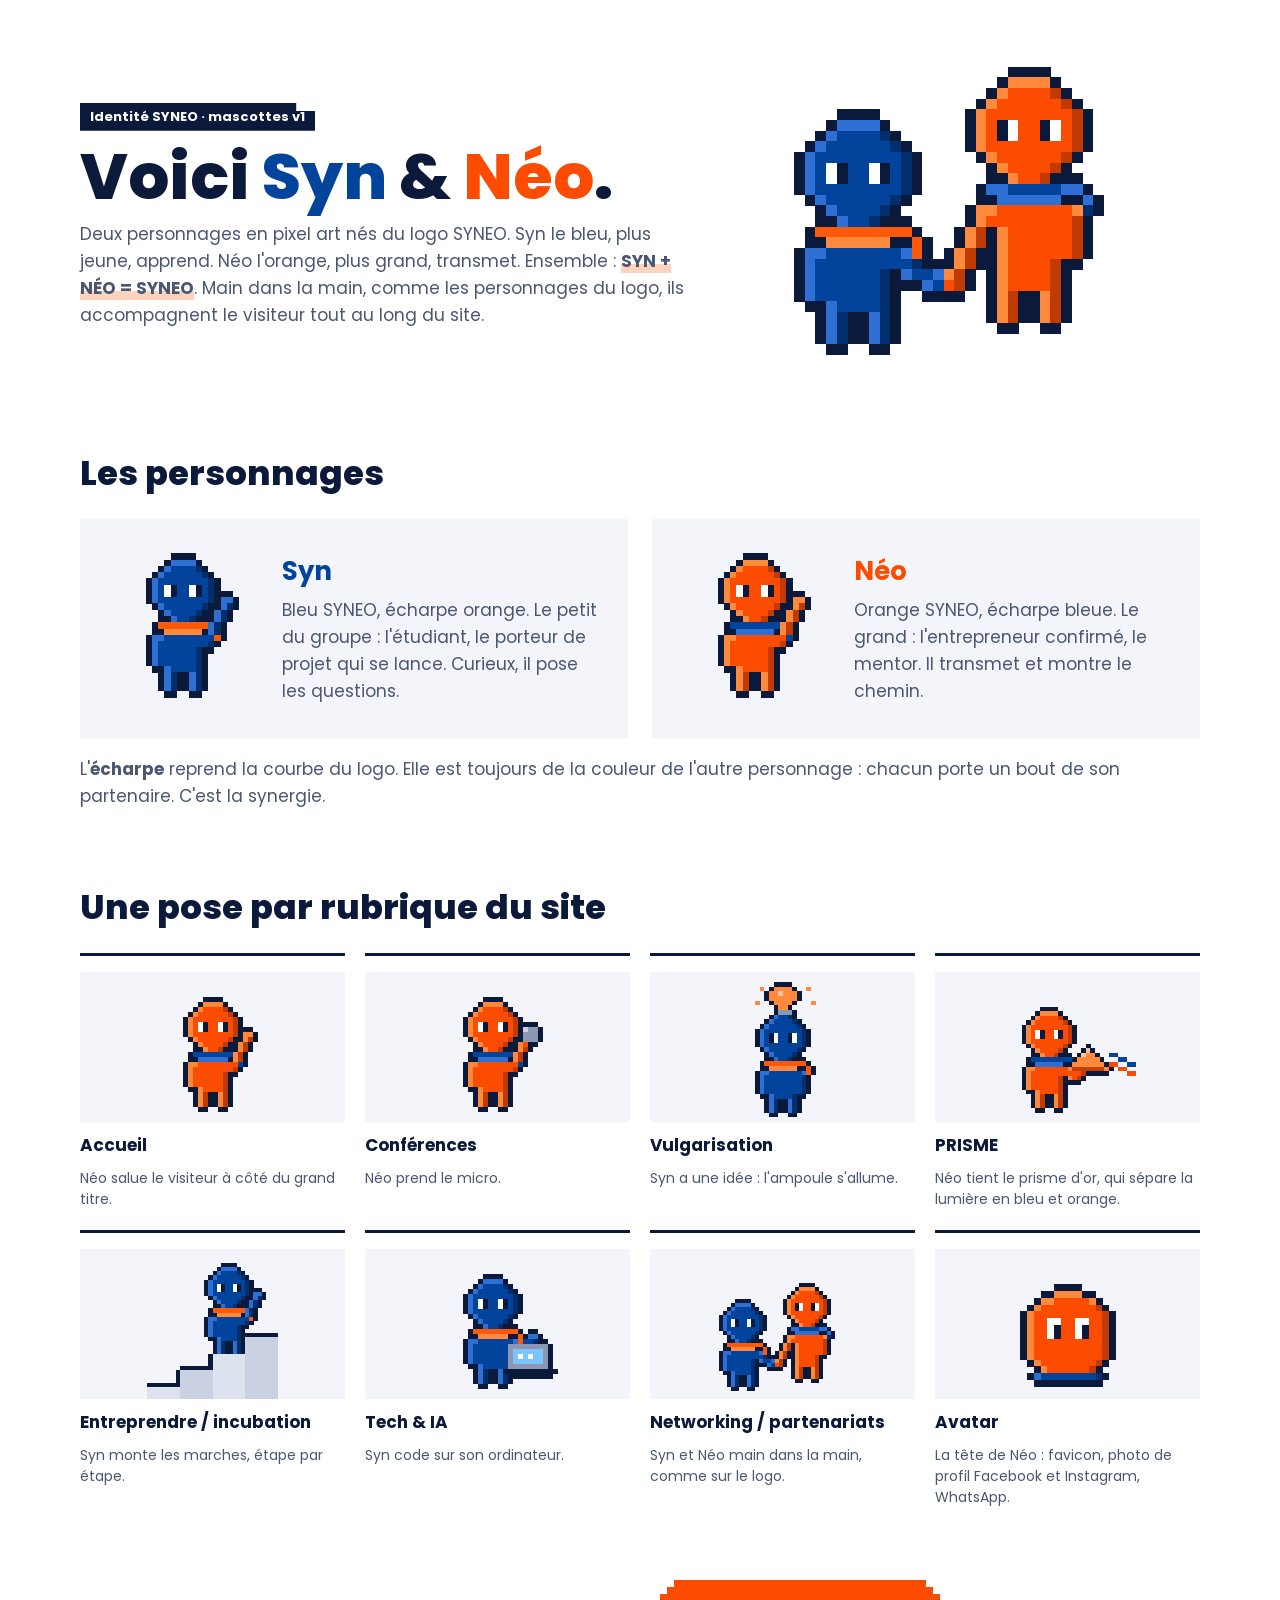
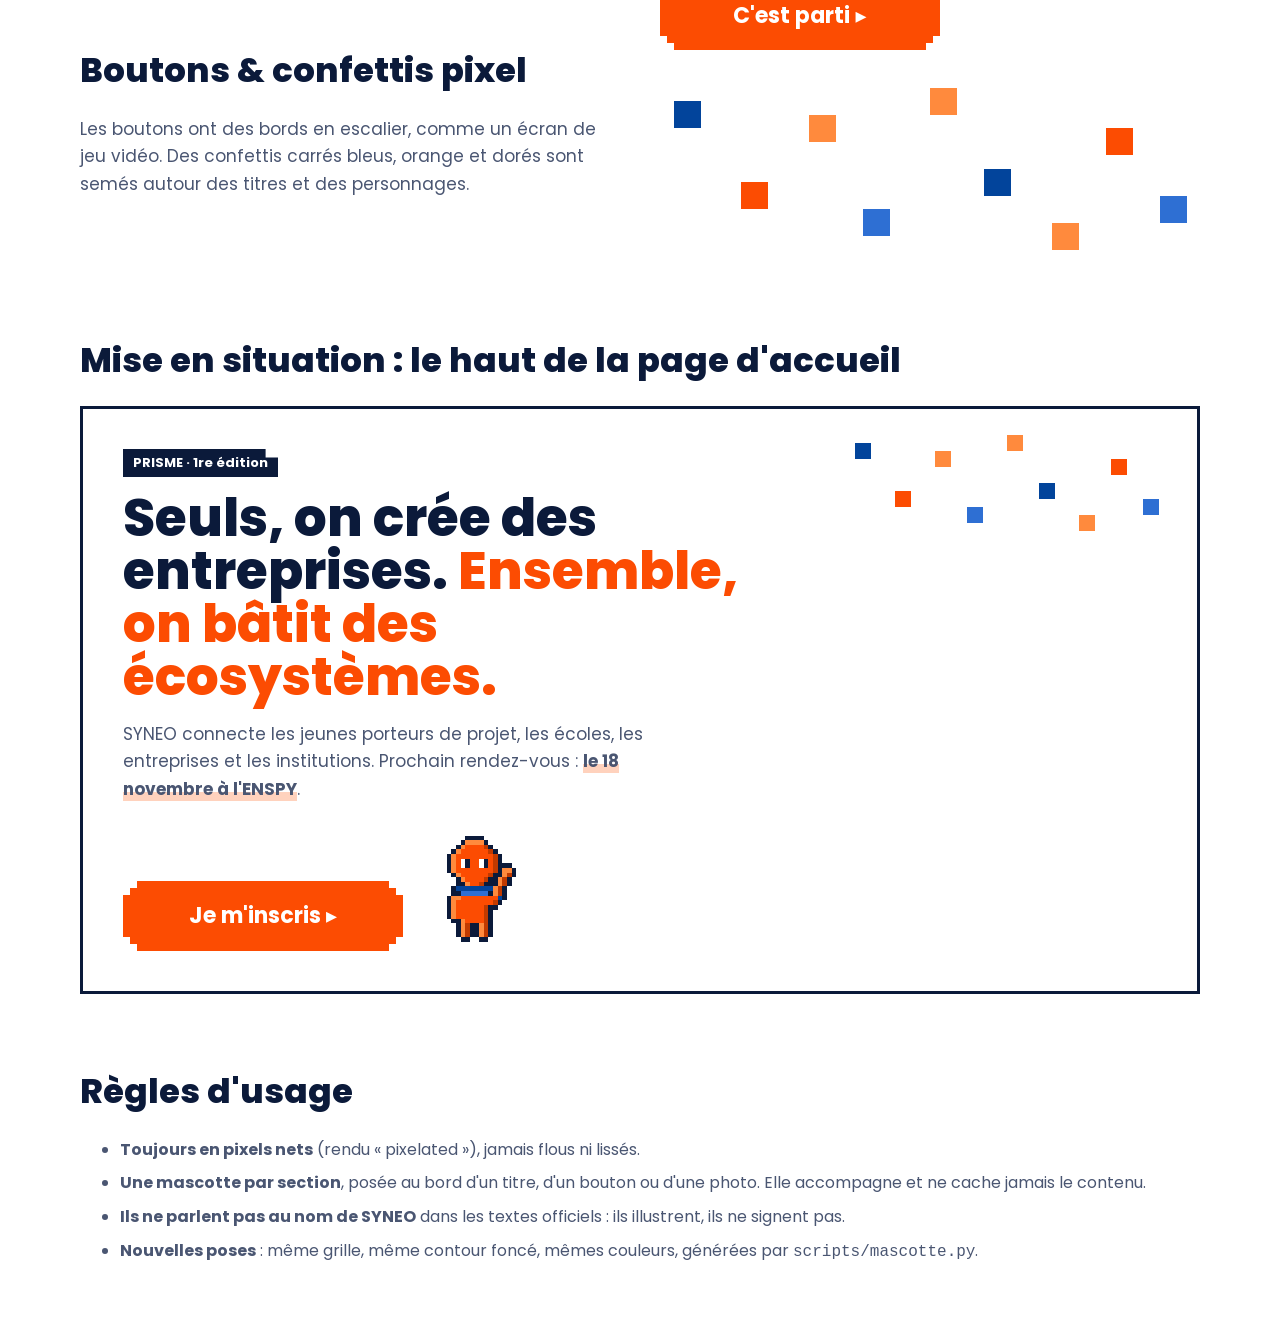
<file: docs/design/mascotte.html>
<!doctype html>
<html lang="fr">
<head>
<meta charset="utf-8">
<meta name="viewport" content="width=device-width, initial-scale=1">
<title>Mascottes SYNEO — Syn &amp; Néo</title>
<link rel="stylesheet" href="https://fonts.googleapis.com/css2?family=Poppins:wght@500;700;800&amp;display=swap">
<style>
:root{--bleu:#02449B;--orange:#FC4C02;--encre:#0B1A3A;--fond:#FFFFFF;--gris:#4A5672;--clair:#F3F5FA}
*{box-sizing:border-box}
body{margin:0;background:var(--fond);color:var(--encre);font-family:Poppins,system-ui,sans-serif}
img.px{image-rendering:pixelated;display:block}
.wrap{max-width:1200px;margin:0 auto;padding:56px 40px}
h1{font-size:64px;line-height:1;margin:0 0 12px;font-weight:800}
h2{font-size:34px;margin:0 0 20px;font-weight:800}
p{font-size:17px;line-height:1.6;color:var(--gris);margin:0}
.u{background:linear-gradient(transparent 62%, #FFD2BD 62%)}
.tag{display:inline-block;background:var(--encre);color:#fff;font-size:13px;font-weight:700;padding:4px 10px;margin-bottom:14px;clip-path:polygon(0 0,92% 0,92% 30%,100% 30%,100% 100%,0 100%)}
.hero{display:grid;grid-template-columns:1.3fr 1fr;gap:40px;align-items:center}
.cast{display:grid;grid-template-columns:repeat(2,1fr);gap:24px;margin-top:8px}
.card{background:var(--clair);padding:28px;display:flex;gap:24px;align-items:center}
.card h3{margin:0 0 6px;font-size:26px}
.grid{display:grid;grid-template-columns:repeat(4,1fr);gap:20px}
.pose{border-top:3px solid var(--encre);padding-top:16px;display:flex;flex-direction:column;gap:10px}
.pose .img{height:150px;display:flex;align-items:flex-end;justify-content:center;background:var(--clair)}
.pose strong{font-size:17px}
.pose span{font-size:14px;color:var(--gris)}
.row{display:grid;grid-template-columns:1fr 1fr;gap:40px;align-items:center}
.btn{position:relative;display:inline-flex;align-items:center;justify-content:center;width:280px;height:70px;color:#fff;font-weight:800;font-size:22px;text-decoration:none}
.btn img{position:absolute;inset:0;width:100%;height:100%}
.btn b{position:relative}
.demo{border:3px solid var(--encre);padding:40px;position:relative;overflow:hidden}
.demo h4{font-size:52px;line-height:1.02;margin:0 0 18px;font-weight:800;max-width:620px}
section{margin-top:72px}
.rules li{font-size:16px;line-height:1.6;color:var(--gris);margin-bottom:8px}
</style>
</head>
<body>
<div class="wrap">

  <!-- Couverture -->
  <div class="hero">
    <div>
      <span class="tag">Identité SYNEO · mascottes v1</span>
      <h1>Voici <span style="color:var(--bleu)">Syn</span> &amp; <span style="color:var(--orange)">Néo</span>.</h1>
      <p>Deux personnages en pixel art nés du logo SYNEO. Syn le bleu, plus jeune, apprend. Néo l'orange, plus grand, transmet. Ensemble : <strong class="u">SYN + NÉO = SYNEO</strong>. Main dans la main, comme les personnages du logo, ils accompagnent le visiteur tout au long du site.</p>
    </div>
    <img class="px" src="../../assets/img/mascotte/duo-main-dans-la-main.svg" alt="Syn et Néo main dans la main" style="width:100%">
  </div>

  <!-- Personnages -->
  <section>
    <h2>Les personnages</h2>
    <div class="cast">
      <div class="card">
        <img class="px" src="../../assets/img/mascotte/syn-salut.svg" alt="Syn" style="width:150px">
        <div><h3 style="color:var(--bleu)">Syn</h3><p>Bleu SYNEO, écharpe orange. Le petit du groupe : l'étudiant, le porteur de projet qui se lance. Curieux, il pose les questions.</p></div>
      </div>
      <div class="card">
        <img class="px" src="../../assets/img/mascotte/neo-salut.svg" alt="Néo" style="width:150px">
        <div><h3 style="color:var(--orange)">Néo</h3><p>Orange SYNEO, écharpe bleue. Le grand : l'entrepreneur confirmé, le mentor. Il transmet et montre le chemin.</p></div>
      </div>
    </div>
    <p style="margin-top:18px">L'<strong>écharpe</strong> reprend la courbe du logo. Elle est toujours de la couleur de l'autre personnage : chacun porte un bout de son partenaire. C'est la synergie.</p>
  </section>

  <!-- Poses -->
  <section>
    <h2>Une pose par rubrique du site</h2>
    <div class="grid">
      <div class="pose"><div class="img"><img class="px" src="../../assets/img/mascotte/neo-salut.svg" alt="" style="height:130px"></div><strong>Accueil</strong><span>Néo salue le visiteur à côté du grand titre.</span></div>
      <div class="pose"><div class="img"><img class="px" src="../../assets/img/mascotte/neo-micro.svg" alt="" style="height:130px"></div><strong>Conférences</strong><span>Néo prend le micro.</span></div>
      <div class="pose"><div class="img"><img class="px" src="../../assets/img/mascotte/syn-idee.svg" alt="" style="height:140px"></div><strong>Vulgarisation</strong><span>Syn a une idée : l'ampoule s'allume.</span></div>
      <div class="pose"><div class="img"><img class="px" src="../../assets/img/mascotte/neo-prisme.svg" alt="" style="height:120px"></div><strong>PRISME</strong><span>Néo tient le prisme d'or, qui sépare la lumière en bleu et orange.</span></div>
      <div class="pose"><div class="img"><img class="px" src="../../assets/img/mascotte/syn-escalier.svg" alt="" style="height:140px"></div><strong>Entreprendre / incubation</strong><span>Syn monte les marches, étape par étape.</span></div>
      <div class="pose"><div class="img"><img class="px" src="../../assets/img/mascotte/syn-laptop.svg" alt="" style="height:130px"></div><strong>Tech &amp; IA</strong><span>Syn code sur son ordinateur.</span></div>
      <div class="pose"><div class="img"><img class="px" src="../../assets/img/mascotte/duo-main-dans-la-main.svg" alt="" style="height:120px"></div><strong>Networking / partenariats</strong><span>Syn et Néo main dans la main, comme sur le logo.</span></div>
      <div class="pose"><div class="img"><img class="px" src="../../assets/img/mascotte/avatar.svg" alt="" style="height:110px;margin-bottom:12px"></div><strong>Avatar</strong><span>La tête de Néo : favicon, photo de profil Facebook et Instagram, WhatsApp.</span></div>
    </div>
  </section>

  <!-- Éléments -->
  <section class="row">
    <div>
      <h2>Boutons &amp; confettis pixel</h2>
      <p>Les boutons ont des bords en escalier, comme un écran de jeu vidéo. Des confettis carrés bleus, orange et dorés sont semés autour des titres et des personnages.</p>
    </div>
    <div style="display:flex;flex-direction:column;gap:24px;align-items:flex-start">
      <a class="btn" href="#"><img class="px" src="../../assets/img/mascotte/bouton.svg" alt=""><b>C'est parti ▸</b></a>
      <img class="px" src="../../assets/img/mascotte/confettis.svg" alt="" style="width:100%">
    </div>
  </section>

  <!-- Mise en situation -->
  <section>
    <h2>Mise en situation : le haut de la page d'accueil</h2>
    <div class="demo">
      <img class="px" src="../../assets/img/mascotte/confettis.svg" alt="" style="position:absolute;top:18px;right:30px;width:320px">
      <span class="tag">PRISME · 1re édition</span>
      <h4>Seuls, on crée des entreprises. <span style="color:var(--orange)">Ensemble, on bâtit des écosystèmes.</span></h4>
      <p style="max-width:560px;margin-bottom:28px">SYNEO connecte les jeunes porteurs de projet, les écoles, les entreprises et les institutions. Prochain rendez-vous : <strong class="u">le 18 novembre à l'ENSPY</strong>.</p>
      <div style="display:flex;align-items:flex-end;gap:16px">
        <a class="btn" href="#"><img class="px" src="../../assets/img/mascotte/bouton.svg" alt=""><b>Je m'inscris ▸</b></a>
        <img class="px" src="../../assets/img/mascotte/neo-salut.svg" alt="Néo salue" style="height:120px">
      </div>
    </div>
  </section>

  <!-- Règles -->
  <section>
    <h2>Règles d'usage</h2>
    <ul class="rules">
      <li><strong>Toujours en pixels nets</strong> (rendu « pixelated »), jamais flous ni lissés.</li>
      <li><strong>Une mascotte par section</strong>, posée au bord d'un titre, d'un bouton ou d'une photo. Elle accompagne et ne cache jamais le contenu.</li>
      <li><strong>Ils ne parlent pas au nom de SYNEO</strong> dans les textes officiels : ils illustrent, ils ne signent pas.</li>
      <li><strong>Nouvelles poses</strong> : même grille, même contour foncé, mêmes couleurs, générées par <code>scripts/mascotte.py</code>.</li>
    </ul>
  </section>
</div>
</body>
</html>
</file>
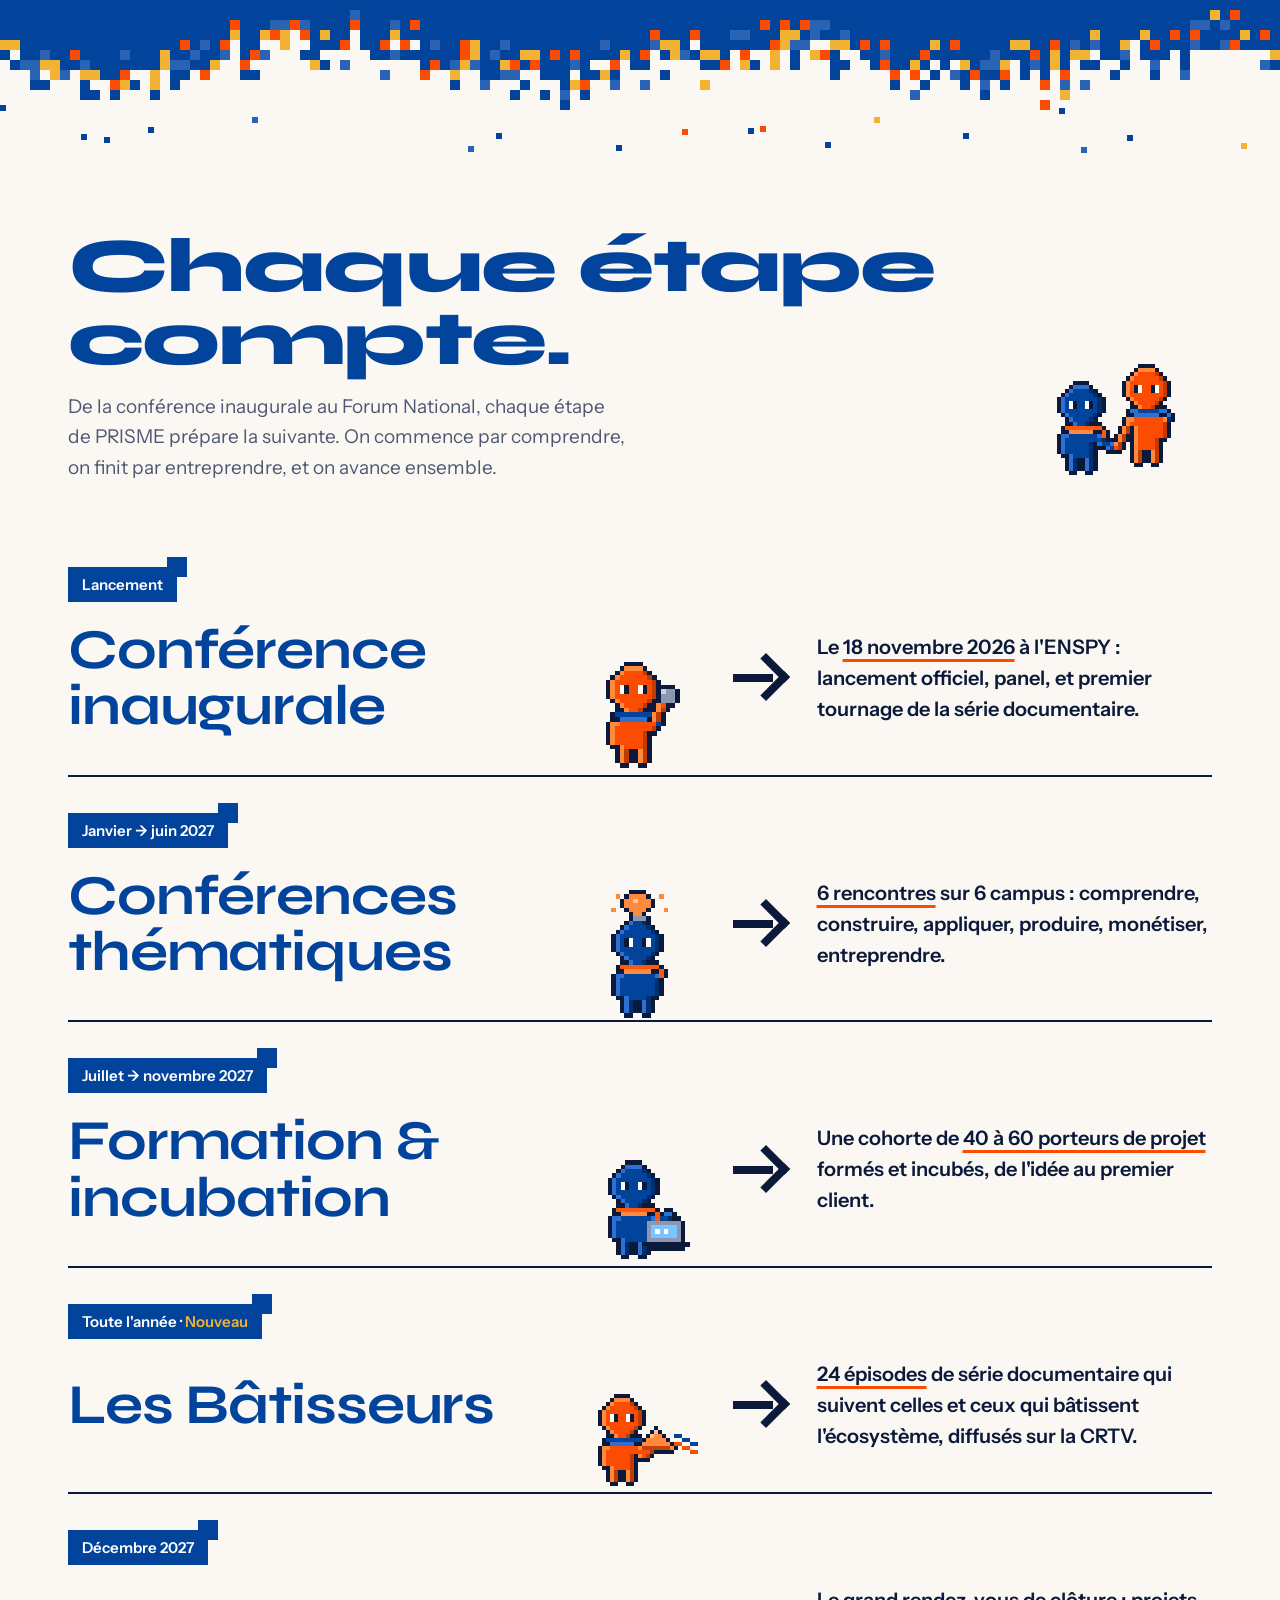
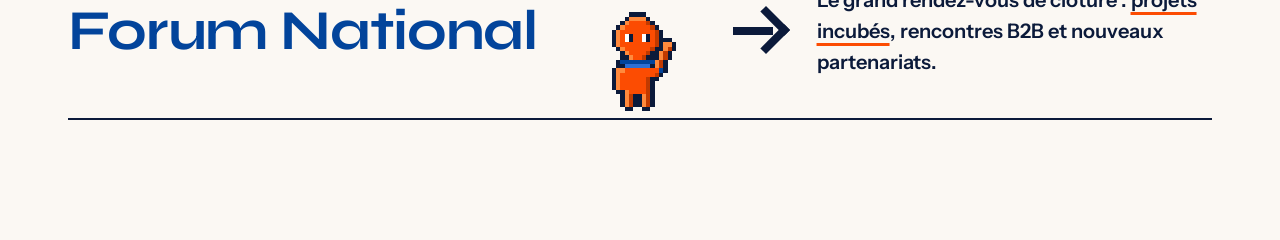
<file: docs/design/proto-programmes.html>
<!doctype html>
<html lang="fr">
<head>
<meta charset="utf-8">
<meta name="viewport" content="width=device-width, initial-scale=1">
<title>SYNEO — prototype : rideau pixel et programmes</title>
<link rel="stylesheet" href="https://fonts.googleapis.com/css2?family=Syne:wght@700;800&amp;family=Instrument+Sans:wght@400;500;600&amp;display=swap">
<style>
:root{--bleu:#02449B;--bleu-7:#2A63B4;--orange:#FC4C02;--orange-f:#C2410C;--nuit:#0B1A3A;--or:#F2B233;--papier:#FBF8F3;--gris:#4D5872;--trait:#0B1A3A}
*{box-sizing:border-box}
body{margin:0;background:var(--papier);color:var(--nuit);font-family:'Instrument Sans',system-ui,sans-serif}
img.px{image-rendering:pixelated;display:block}

/* ---------- Rideau de pixels ---------- */
.curtain{position:fixed;top:0;left:0;right:0;height:150px;overflow:visible;pointer-events:none;z-index:5}
.curtain i{position:absolute;display:block;will-change:transform,opacity}
.intro{max-width:1240px;margin:0 auto;padding:230px 48px 24px;display:grid;grid-template-columns:1fr auto;gap:40px;align-items:end}
.intro h1{margin:0;font-family:Syne,sans-serif;font-weight:800;font-size:clamp(44px,6vw,84px);line-height:.95;letter-spacing:-.02em;color:var(--bleu)}
.intro p{margin:16px 0 0;font-size:19px;line-height:1.6;color:var(--gris);max-width:560px}

/* ---------- Liste des programmes ---------- */
.list{max-width:1240px;margin:0 auto;padding:24px 48px 120px}
.row{position:relative;display:grid;grid-template-columns:minmax(0,1.2fr) 150px 64px minmax(0,1fr);align-items:center;gap:20px;padding:28px 0 40px;border-bottom:2px solid var(--trait);text-decoration:none;color:inherit}
.row:first-child{border-top:0}
.tag{grid-column:1/-1;justify-self:start;position:relative;display:inline-block;background:var(--bleu);color:#fff;font-weight:600;font-size:15px;line-height:1;padding:10px 14px;margin:8px 0 0}
.tag::before{content:"";position:absolute;right:-10px;top:-10px;width:10px;height:10px;background:var(--bleu);box-shadow:-10px 0 0 var(--bleu)}
.tag::after{content:"";position:absolute;right:-10px;top:0;width:10px;height:10px;background:var(--bleu)}
.tag em{font-style:normal;color:var(--or)}
.row h2{margin:0;font-family:Syne,sans-serif;font-weight:700;font-size:clamp(34px,4.4vw,60px);line-height:1;letter-spacing:-.02em;color:var(--bleu)}
.arrow{width:56px;height:44px;position:relative;transition:transform .25s ease}
.arrow::before{content:"";position:absolute;left:0;top:18px;width:40px;height:8px;background:var(--nuit)}
.arrow::after{content:"";position:absolute;right:6px;top:4px;width:26px;height:26px;border-top:8px solid var(--nuit);border-right:8px solid var(--nuit);transform:rotate(45deg);transform-origin:center}
.row:hover .arrow,.row:focus-visible .arrow{transform:translateX(10px)}
.row:focus-visible{outline:3px solid var(--orange);outline-offset:6px}
.desc{margin:0;font-size:20px;line-height:1.55;font-weight:600;color:var(--nuit)}
.desc u{text-decoration-color:var(--orange);text-decoration-thickness:3px;text-underline-offset:5px}
.mascot{align-self:end;justify-self:center;margin-bottom:-42px;pointer-events:none}
@media (max-width:760px){
  .row{grid-template-columns:1fr;gap:14px}
  .arrow{display:none}
  .mascot{display:none}
  .curtain{height:96px}
  .intro{padding-top:150px}
}
</style>
</head>
<body>

<div class="curtain" id="curtain" aria-hidden="true"></div>

<header class="intro">
  <div>
    <h1>Chaque étape<br>compte.</h1>
    <p>De la conférence inaugurale au Forum National, chaque étape de PRISME prépare la suivante. On commence par comprendre, on finit par entreprendre, et on avance ensemble.</p>
  </div>
  <img class="px" src="../../assets/img/mascotte/duo-main-dans-la-main.svg" alt="" style="width:180px">
</header>

<main class="list">
  <a class="row" href="#">
    <span class="tag">Lancement</span>
    <h2>Conférence inaugurale</h2>
    <img class="px mascot" src="../../assets/img/mascotte/neo-micro.svg" alt="" style="height:120px">
    <span class="arrow" aria-hidden="true"></span>
    <p class="desc">Le <u>18 novembre 2026</u> à l'ENSPY : lancement officiel, panel, et premier tournage de la série documentaire.</p>
  </a>
  <a class="row" href="#">
    <span class="tag">Janvier → juin 2027</span>
    <h2>Conférences thématiques</h2>
    <img class="px mascot" src="../../assets/img/mascotte/syn-idee.svg" alt="" style="height:132px">
    <span class="arrow" aria-hidden="true"></span>
    <p class="desc"><u>6 rencontres</u> sur 6 campus : comprendre, construire, appliquer, produire, monétiser, entreprendre.</p>
  </a>
  <a class="row" href="#">
    <span class="tag">Juillet → novembre 2027</span>
    <h2>Formation &amp; incubation</h2>
    <img class="px mascot" src="../../assets/img/mascotte/syn-laptop.svg" alt="" style="height:112px">
    <span class="arrow" aria-hidden="true"></span>
    <p class="desc">Une cohorte de <u>40 à 60 porteurs de projet</u> formés et incubés, de l'idée au premier client.</p>
  </a>
  <a class="row" href="#">
    <span class="tag">Toute l'année · <em>Nouveau</em></span>
    <h2>Les Bâtisseurs</h2>
    <img class="px mascot" src="../../assets/img/mascotte/neo-prisme.svg" alt="" style="height:104px">
    <span class="arrow" aria-hidden="true"></span>
    <p class="desc"><u>24 épisodes</u> de série documentaire qui suivent celles et ceux qui bâtissent l'écosystème, diffusés sur la CRTV.</p>
  </a>
  <a class="row" href="#">
    <span class="tag">Décembre 2027</span>
    <h2>Forum National</h2>
    <img class="px mascot" src="../../assets/img/mascotte/neo-salut.svg" alt="" style="height:112px">
    <span class="arrow" aria-hidden="true"></span>
    <p class="desc">Le grand rendez-vous de clôture : <u>projets incubés</u>, rencontres B2B et nouveaux partenariats.</p>
  </a>
</main>

<script>
/* Rideau de pixels : chaque carré a son propre seuil. Quand on descend,
   il tombe et s'efface ; quand on remonte, il revient à sa place.
   L'état dépend uniquement de la position de défilement. */
(function () {
  const el = document.getElementById('curtain');
  const reduce = window.matchMedia('(prefers-reduced-motion: reduce)').matches;
  const colors = ['#02449B', '#02449B', '#02449B', '#2A63B4', '#02449B', '#FC4C02', '#F2B233'];
  let cells = [], size = 24;

  function rand(seed) { const x = Math.sin(seed * 999.13) * 43758.5453; return x - Math.floor(x); }

  function build() {
    el.innerHTML = ''; cells = [];
    const w = el.clientWidth;
    size = w < 760 ? 6 : 10;
    const cols = Math.ceil(w / size), rows = Math.floor(el.clientHeight / size);
    for (let c = 0; c < cols; c++) {
      // hauteur de chaque colonne : bord inférieur irrégulier
      const h = Math.max(2, Math.round(rows * (0.42 + 0.22 * rand(c * 3.1) + 0.1 * Math.sin(c / 7))));
      for (let r = 0; r < h; r++) {
        const isEdge = r >= h - 2;
        if (isEdge && rand(c * 17 + r) < 0.45) continue;              // pixels manquants sur le bord
        const i = document.createElement('i');
        const fromBottom = (h - r) / h;                                // le bas part en premier
        const t = Math.min(.95, (1 - fromBottom) * .75 + rand(c * 7 + r * 13) * .25);
        const col = r < h - 4 ? '#02449B' : colors[Math.floor(rand(c + r * 31) * colors.length)];
        i.style.cssText = `left:${c * size}px;top:${r * size}px;width:${size}px;height:${size}px;background:${col}`;
        el.appendChild(i);
        cells.push({ i, t, dx: (rand(c * 5 + r) - .5) * 24, fall: 18 + rand(c + r * 7) * 46, rot: (rand(c * 11 + r) - .5) * 60 });
      }
    }
    // quelques confettis isolés sous le rideau
    for (let k = 0; k < 18; k++) {
      const i = document.createElement('i'); const s = Math.max(4, size * .6);
      i.style.cssText = `left:${rand(k * 9.7) * w}px;top:${el.clientHeight * (.7 + rand(k * 4.3) * .3)}px;width:${s}px;height:${s}px;background:${colors[k % colors.length]}`;
      el.appendChild(i);
      cells.push({ i, t: rand(k * 2.9) * .4, dx: (rand(k) - .5) * 20, fall: 40, rot: 30 });
    }
    update();
  }

  function update() {
    if (reduce) return;
    const p = Math.min(1, Math.max(0, window.scrollY / 420));       // 0 en haut, 1 après 420 px
    for (const c of cells) {
      const k = Math.min(1, Math.max(0, (p - c.t * .8) / .45));
      const e = k * k * (3 - 2 * k);                                  // départ et arrivée en douceur
      c.i.style.transform = k ? `translate(${c.dx * e}px, ${c.fall * e}px) rotate(${c.rot * e}deg) scale(${1 - e * .35})` : '';
      c.i.style.opacity = String(1 - e);
    }
  }

  let ticking = false;
  window.addEventListener('scroll', () => {
    if (!ticking) { ticking = true; requestAnimationFrame(() => { update(); ticking = false; }); }
  }, { passive: true });
  window.addEventListener('resize', build);
  build();
})();
</script>
</body>
</html>
</file>
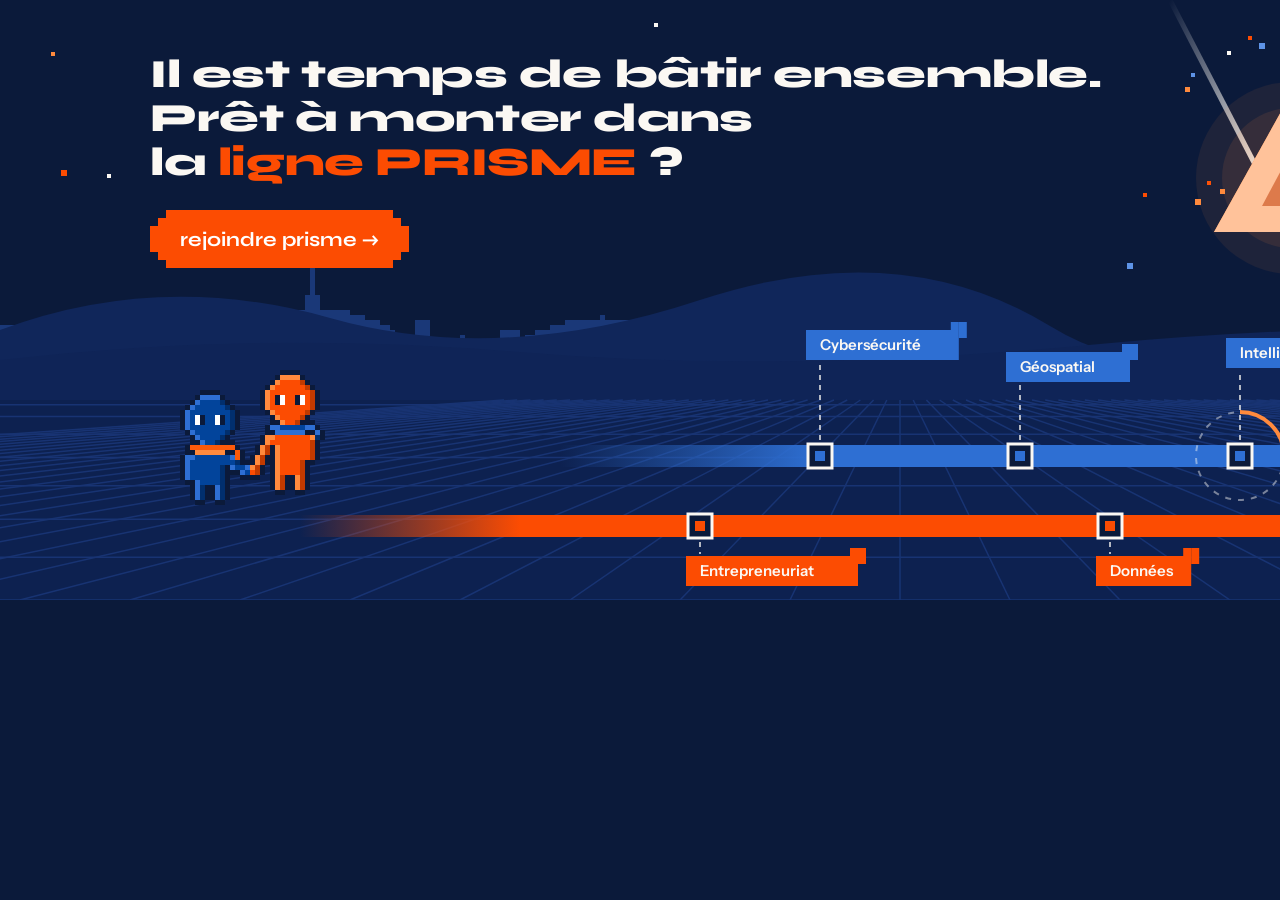
<file: docs/design/scene-prisme.html>
<!doctype html>
<html lang="fr">
<head>
<meta charset="utf-8">
<title>SYNEO — La ligne PRISME</title>
<link rel="stylesheet" href="https://fonts.googleapis.com/css2?family=Syne:wght@700;800&amp;family=Instrument+Sans:wght@400;600&amp;display=swap">
<style>
body{margin:0;background:#0B1A3A}
.scene{position:relative;width:1800px;height:600px;overflow:hidden;font-family:'Instrument Sans',sans-serif}
.scene svg{position:absolute;inset:0;display:block}
.txt{position:absolute;left:150px;top:52px;color:#FBF8F3}
h2{margin:0;font-family:Syne,sans-serif;font-weight:800;font-size:40px;line-height:1.1;letter-spacing:-.01em}
h2 span{color:#FC4C02}
.btn{display:inline-flex;align-items:center;gap:14px;margin-top:26px;height:58px;padding:0 30px;background:#FC4C02;color:#fff;font-family:Syne,sans-serif;font-weight:700;font-size:20px;text-decoration:none;
  clip-path:polygon(0 16px,8px 16px,8px 8px,16px 8px,16px 0,calc(100% - 16px) 0,calc(100% - 16px) 8px,calc(100% - 8px) 8px,calc(100% - 8px) 16px,100% 16px,100% calc(100% - 16px),calc(100% - 8px) calc(100% - 16px),calc(100% - 8px) calc(100% - 8px),calc(100% - 16px) calc(100% - 8px),calc(100% - 16px) 100%,16px 100%,16px calc(100% - 8px),8px calc(100% - 8px),8px calc(100% - 16px),0 calc(100% - 16px))}
.duo{position:absolute;left:150px;top:365px;width:220px;image-rendering:pixelated}
</style>
</head>
<body>
<section class="scene">
<svg viewBox="0 0 1800 600" width="1800" height="600" xmlns="http://www.w3.org/2000/svg" role="img" aria-label="La ligne PRISME : le prisme doré sépare la lumière en deux cordes, bleue et orange, dont les stations sont les filières du programme ; Syn et Néo attendent au départ, devant Yaoundé"><rect width="1800" height="400" fill="#0B1A3A"/><rect x="1301" y="53" width="4" height="4" fill="#FC4C02"/><rect x="1127" y="263" width="6" height="6" fill="#5E93E6"/><rect x="1320" y="97" width="6" height="6" fill="#5E93E6"/><rect x="51" y="52" width="4" height="4" fill="#FF8A3D"/><rect x="107" y="174" width="4" height="4" fill="#FBF8F3"/><rect x="1482" y="238" width="6" height="6" fill="#5E93E6"/><rect x="1660" y="247" width="4" height="4" fill="#FBF8F3"/><rect x="1396" y="243" width="5" height="5" fill="#FC4C02"/><rect x="1195" y="199" width="6" height="6" fill="#FF8A3D"/><rect x="1416" y="34" width="5" height="5" fill="#FF8A3D"/><rect x="1394" y="103" width="5" height="5" fill="#FF8A3D"/><rect x="1191" y="73" width="4" height="4" fill="#5E93E6"/><rect x="1723" y="156" width="5" height="5" fill="#FBF8F3"/><rect x="1768" y="267" width="4" height="4" fill="#FBF8F3"/><rect x="1659" y="54" width="6" height="6" fill="#FBF8F3"/><rect x="61" y="170" width="6" height="6" fill="#FC4C02"/><rect x="1259" y="43" width="6" height="6" fill="#5E93E6"/><rect x="1220" y="189" width="5" height="5" fill="#FF8A3D"/><rect x="654" y="23" width="4" height="4" fill="#FBF8F3"/><rect x="1248" y="36" width="4" height="4" fill="#FC4C02"/><rect x="1338" y="72" width="5" height="5" fill="#FC4C02"/><rect x="1319" y="141" width="5" height="5" fill="#FC4C02"/><rect x="1143" y="193" width="4" height="4" fill="#FC4C02"/><rect x="1207" y="181" width="4" height="4" fill="#FC4C02"/><rect x="1281" y="88" width="4" height="4" fill="#5E93E6"/><rect x="1304" y="190" width="6" height="6" fill="#FBF8F3"/><rect x="1411" y="200" width="5" height="5" fill="#5E93E6"/><rect x="1227" y="51" width="4" height="4" fill="#FBF8F3"/><rect x="1572" y="209" width="5" height="5" fill="#FBF8F3"/><rect x="1632" y="213" width="4" height="4" fill="#FBF8F3"/><rect x="1185" y="87" width="5" height="5" fill="#FF8A3D"/><rect x="1350" y="69" width="4" height="4" fill="#FF8A3D"/><rect x="1402" y="134" width="6" height="6" fill="#FBF8F3"/><rect x="1539" y="131" width="6" height="6" fill="#FBF8F3"/><image href="../../assets/img/mascotte/yaounde-nuit.svg" x="-40" y="250" width="800" height="150" style="image-rendering:pixelated"/><path d="M0 400 L0 330 Q 160 270 330 318 T 700 300 T 1050 326 T 1420 280 T 1800 300 L1800 400 Z" fill="#10265A"/><path d="M0 400 L0 360 Q 260 330 520 352 T 1100 344 T 1800 336 L1800 400 Z" fill="#0F2457"/><rect y="400" width="1800" height="200" fill="#0D2150"/><g stroke="#1D3C82" stroke-width="1.5" opacity=".7"><line x1="504.0" y1="400" x2="-2400" y2="600"/><line x1="517.2" y1="400" x2="-2290" y2="600"/><line x1="530.4" y1="400" x2="-2180" y2="600"/><line x1="543.6" y1="400" x2="-2070" y2="600"/><line x1="556.8" y1="400" x2="-1960" y2="600"/><line x1="570.0" y1="400" x2="-1850" y2="600"/><line x1="583.2" y1="400" x2="-1740" y2="600"/><line x1="596.4" y1="400" x2="-1630" y2="600"/><line x1="609.6" y1="400" x2="-1520" y2="600"/><line x1="622.8" y1="400" x2="-1410" y2="600"/><line x1="636.0" y1="400" x2="-1300" y2="600"/><line x1="649.2" y1="400" x2="-1190" y2="600"/><line x1="662.4" y1="400" x2="-1080" y2="600"/><line x1="675.6" y1="400" x2="-970" y2="600"/><line x1="688.8" y1="400" x2="-860" y2="600"/><line x1="702.0" y1="400" x2="-750" y2="600"/><line x1="715.2" y1="400" x2="-640" y2="600"/><line x1="728.4" y1="400" x2="-530" y2="600"/><line x1="741.6" y1="400" x2="-420" y2="600"/><line x1="754.8" y1="400" x2="-310" y2="600"/><line x1="768.0" y1="400" x2="-200" y2="600"/><line x1="781.2" y1="400" x2="-90" y2="600"/><line x1="794.4" y1="400" x2="20" y2="600"/><line x1="807.6" y1="400" x2="130" y2="600"/><line x1="820.8" y1="400" x2="240" y2="600"/><line x1="834.0" y1="400" x2="350" y2="600"/><line x1="847.2" y1="400" x2="460" y2="600"/><line x1="860.4" y1="400" x2="570" y2="600"/><line x1="873.6" y1="400" x2="680" y2="600"/><line x1="886.8" y1="400" x2="790" y2="600"/><line x1="900.0" y1="400" x2="900" y2="600"/><line x1="913.2" y1="400" x2="1010" y2="600"/><line x1="926.4" y1="400" x2="1120" y2="600"/><line x1="939.6" y1="400" x2="1230" y2="600"/><line x1="952.8" y1="400" x2="1340" y2="600"/><line x1="966.0" y1="400" x2="1450" y2="600"/><line x1="979.2" y1="400" x2="1560" y2="600"/><line x1="992.4" y1="400" x2="1670" y2="600"/><line x1="1005.6" y1="400" x2="1780" y2="600"/><line x1="1018.8" y1="400" x2="1890" y2="600"/><line x1="1032.0" y1="400" x2="2000" y2="600"/><line x1="1045.2" y1="400" x2="2110" y2="600"/><line x1="1058.4" y1="400" x2="2220" y2="600"/><line x1="1071.6" y1="400" x2="2330" y2="600"/><line x1="1084.8" y1="400" x2="2440" y2="600"/><line x1="1098.0" y1="400" x2="2550" y2="600"/><line x1="1111.2" y1="400" x2="2660" y2="600"/><line x1="1124.4" y1="400" x2="2770" y2="600"/><line x1="1137.6" y1="400" x2="2880" y2="600"/><line x1="1150.8" y1="400" x2="2990" y2="600"/><line x1="1164.0" y1="400" x2="3100" y2="600"/><line x1="1177.2" y1="400" x2="3210" y2="600"/><line x1="1190.4" y1="400" x2="3320" y2="600"/><line x1="1203.6" y1="400" x2="3430" y2="600"/><line x1="1216.8" y1="400" x2="3540" y2="600"/><line x1="1230.0" y1="400" x2="3650" y2="600"/><line x1="1243.2" y1="400" x2="3760" y2="600"/><line x1="1256.4" y1="400" x2="3870" y2="600"/><line x1="1269.6" y1="400" x2="3980" y2="600"/><line x1="1282.8" y1="400" x2="4090" y2="600"/><line x1="0" y1="404.7" x2="1800" y2="404.7"/><line x1="0" y1="416.5" x2="1800" y2="416.5"/><line x1="0" y1="434.2" x2="1800" y2="434.2"/><line x1="0" y1="457.4" x2="1800" y2="457.4"/><line x1="0" y1="485.8" x2="1800" y2="485.8"/><line x1="0" y1="519.2" x2="1800" y2="519.2"/><line x1="0" y1="557.3" x2="1800" y2="557.3"/><line x1="0" y1="600.0" x2="1800" y2="600.0"/></g>
    <defs>
      <linearGradient id="fb" gradientUnits="userSpaceOnUse" x1="560" y1="0" x2="820" y2="0"><stop offset="0" stop-color="#2E6FD3" stop-opacity="0"/><stop offset="1" stop-color="#2E6FD3"/></linearGradient>
      <linearGradient id="fo" gradientUnits="userSpaceOnUse" x1="300" y1="0" x2="520" y2="0"><stop offset="0" stop-color="#FC4C02" stop-opacity="0"/><stop offset="1" stop-color="#FC4C02"/></linearGradient>
      <linearGradient id="beam" x1="0" y1="0" x2="1" y2="1"><stop offset="0" stop-color="#FBF8F3" stop-opacity="0"/><stop offset="1" stop-color="#FBF8F3"/></linearGradient>
    </defs>
    <!-- lumière qui entre dans le prisme -->
    <path d="M 1170 0 L 1262 178" stroke="url(#beam)" stroke-width="5" fill="none"/>
    <!-- corde bleue : sort du prisme, descend, file vers la gauche -->
    <path d="M 1330 168 H 1440 A 60 60 0 0 1 1500 228 V 400 A 56 56 0 0 1 1444 456 H 560" stroke="url(#fb)" stroke-width="22" fill="none"/>
    <!-- corde orange : passe par-dessus la bleue -->
    <path d="M 1334 196 H 1352 A 58 58 0 0 1 1410 254 V 470 A 56 56 0 0 1 1354 526 H 300" stroke="url(#fo)" stroke-width="22" fill="none"/>
    <g>
      <circle cx="1292" cy="178" r="96" fill="#FF8A3D" opacity=".08"/>
      <circle cx="1292" cy="178" r="70" fill="#FF8A3D" opacity=".1"/>
      <polygon points="1292,92 1214,232 1370,232" fill="#FF8A3D"/>
      <polygon points="1292,92 1214,232 1292,232" fill="#FFC29A"/>
      <polygon points="1292,150 1262,206 1322,206" fill="#C2410C" opacity=".55"/>
    </g><circle cx="1240" cy="456" r="44" fill="none" stroke="#FBF8F3" stroke-width="2" stroke-dasharray="6 7" opacity=".45"/><path d="M 1240 412 A 44 44 0 0 1 1284 456" fill="none" stroke="#FF8A3D" stroke-width="4"/>
    <line x1="1240" y1="440.0" x2="1240" y2="370" stroke="#FBF8F3" stroke-width="2" stroke-dasharray="5 5" opacity=".7"/>
    <rect x="1228.0" y="444.0" width="24" height="24" fill="#0B1A3A" stroke="#FBF8F3" stroke-width="3"/>
    <rect x="1235.0" y="451.0" width="10" height="10" fill="#2E6FD3"/>
    <g transform="translate(1226,338)">
      <rect width="268.0" height="30" fill="#2E6FD3"/>
      <rect x="268.0" y="0" width="8" height="8" fill="#2E6FD3"/>
      <rect x="268.0" y="-8" width="8" height="8" fill="#2E6FD3"/>
      <rect x="260.0" y="-8" width="8" height="8" fill="#2E6FD3"/>
      <text x="14" y="20" fill="#FBF8F3" font-family="Instrument Sans" font-weight="600" font-size="15">Intelligence artificielle</text>
    </g>
    <line x1="1020" y1="440.0" x2="1020" y2="384" stroke="#FBF8F3" stroke-width="2" stroke-dasharray="5 5" opacity=".7"/>
    <rect x="1008.0" y="444.0" width="24" height="24" fill="#0B1A3A" stroke="#FBF8F3" stroke-width="3"/>
    <rect x="1015.0" y="451.0" width="10" height="10" fill="#2E6FD3"/>
    <g transform="translate(1006,352)">
      <rect width="124.0" height="30" fill="#2E6FD3"/>
      <rect x="124.0" y="0" width="8" height="8" fill="#2E6FD3"/>
      <rect x="124.0" y="-8" width="8" height="8" fill="#2E6FD3"/>
      <rect x="116.0" y="-8" width="8" height="8" fill="#2E6FD3"/>
      <text x="14" y="20" fill="#FBF8F3" font-family="Instrument Sans" font-weight="600" font-size="15">Géospatial</text>
    </g>
    <line x1="820" y1="440.0" x2="820" y2="362" stroke="#FBF8F3" stroke-width="2" stroke-dasharray="5 5" opacity=".7"/>
    <rect x="808.0" y="444.0" width="24" height="24" fill="#0B1A3A" stroke="#FBF8F3" stroke-width="3"/>
    <rect x="815.0" y="451.0" width="10" height="10" fill="#2E6FD3"/>
    <g transform="translate(806,330)">
      <rect width="152.8" height="30" fill="#2E6FD3"/>
      <rect x="152.8" y="0" width="8" height="8" fill="#2E6FD3"/>
      <rect x="152.8" y="-8" width="8" height="8" fill="#2E6FD3"/>
      <rect x="144.8" y="-8" width="8" height="8" fill="#2E6FD3"/>
      <text x="14" y="20" fill="#FBF8F3" font-family="Instrument Sans" font-weight="600" font-size="15">Cybersécurité</text>
    </g>
    <line x1="1110" y1="542.0" x2="1110" y2="554" stroke="#FBF8F3" stroke-width="2" stroke-dasharray="5 5" opacity=".7"/>
    <rect x="1098.0" y="514.0" width="24" height="24" fill="#0B1A3A" stroke="#FBF8F3" stroke-width="3"/>
    <rect x="1105.0" y="521.0" width="10" height="10" fill="#FC4C02"/>
    <g transform="translate(1096,556)">
      <rect width="95.2" height="30" fill="#FC4C02"/>
      <rect x="95.2" y="0" width="8" height="8" fill="#FC4C02"/>
      <rect x="95.2" y="-8" width="8" height="8" fill="#FC4C02"/>
      <rect x="87.2" y="-8" width="8" height="8" fill="#FC4C02"/>
      <text x="14" y="20" fill="#FBF8F3" font-family="Instrument Sans" font-weight="600" font-size="15">Données</text>
    </g>
    <line x1="700" y1="542.0" x2="700" y2="554" stroke="#FBF8F3" stroke-width="2" stroke-dasharray="5 5" opacity=".7"/>
    <rect x="688.0" y="514.0" width="24" height="24" fill="#0B1A3A" stroke="#FBF8F3" stroke-width="3"/>
    <rect x="695.0" y="521.0" width="10" height="10" fill="#FC4C02"/>
    <g transform="translate(686,556)">
      <rect width="172.0" height="30" fill="#FC4C02"/>
      <rect x="172.0" y="0" width="8" height="8" fill="#FC4C02"/>
      <rect x="172.0" y="-8" width="8" height="8" fill="#FC4C02"/>
      <rect x="164.0" y="-8" width="8" height="8" fill="#FC4C02"/>
      <text x="14" y="20" fill="#FBF8F3" font-family="Instrument Sans" font-weight="600" font-size="15">Entrepreneuriat</text>
    </g></svg>
<div class="txt">
  <h2>Il est temps de bâtir ensemble.<br>Prêt à monter dans<br>la <span>ligne PRISME</span> ?</h2>
  <a class="btn" href="#">rejoindre prisme →</a>
</div>
<img class="duo" src="../../assets/img/mascotte/duo-main-dans-la-main.svg" alt="">
</section>
</body>
</html>
</file>
<file: css/tokens.css>
/* ==========================================================================
   Sineo — Design tokens (charte graphique)
   Source unique de vérité : aucune valeur de design en dur ailleurs.
   Valeurs provisoires, à remplacer par la charte définitive.
   ========================================================================== */

:root {
  /* ---- Couleurs : palette brute ---- */
  --sn-indigo-950: #0b0d24;
  --sn-indigo-900: #14173a;
  --sn-indigo-700: #2b2f7a;
  --sn-indigo-500: #4f46e5;
  --sn-indigo-100: #e7e6fb;
  --sn-cyan-500:   #06b6d4;
  --sn-cyan-100:   #d7f6fb;
  --sn-amber-500:  #f59e0b;
  --sn-gray-900:   #16181d;
  --sn-gray-700:   #3d424d;
  --sn-gray-500:   #6b7280;
  --sn-gray-200:   #e5e7eb;
  --sn-gray-50:    #f8f9fb;
  --sn-white:      #ffffff;

  /* ---- Couleurs : rôles (à utiliser dans les composants) ---- */
  --color-bg:            var(--sn-white);
  --color-bg-alt:        var(--sn-gray-50);
  --color-surface:       var(--sn-white);
  --color-text:          var(--sn-gray-900);
  --color-text-muted:    var(--sn-gray-700);
  --color-border:        var(--sn-gray-200);
  --color-primary:       var(--sn-indigo-500);
  --color-primary-hover: var(--sn-indigo-700);
  --color-on-primary:    var(--sn-white);
  --color-accent:        var(--sn-cyan-500);
  --color-accent-soft:   var(--sn-cyan-100);
  --color-highlight:     var(--sn-amber-500);
  --color-hero-bg:       var(--sn-indigo-950);
  --color-hero-text:     var(--sn-white);
  --color-focus:         var(--sn-amber-500);

  /* ---- Typographie ---- */
  --font-sans:    "Inter", system-ui, -apple-system, "Segoe UI", Roboto, sans-serif;
  --font-display: "Space Grotesk", var(--font-sans);
  --font-mono:    ui-monospace, "SFMono-Regular", Menlo, monospace;

  /* Échelle fluide (mobile → desktop) */
  --fs-sm:   clamp(0.875rem, 0.85rem + 0.1vw, 0.9375rem);
  --fs-base: clamp(1rem, 0.96rem + 0.2vw, 1.0625rem);
  --fs-lg:   clamp(1.125rem, 1.05rem + 0.35vw, 1.25rem);
  --fs-xl:   clamp(1.375rem, 1.2rem + 0.8vw, 1.75rem);
  --fs-2xl:  clamp(1.75rem, 1.4rem + 1.6vw, 2.5rem);
  --fs-3xl:  clamp(2.25rem, 1.6rem + 3vw, 4rem);

  --fw-regular: 400;
  --fw-medium:  500;
  --fw-bold:    700;

  --lh-tight: 1.15;
  --lh-base:  1.6;

  /* ---- Espacements (base 4 px) ---- */
  --space-1:  0.25rem;
  --space-2:  0.5rem;
  --space-3:  0.75rem;
  --space-4:  1rem;
  --space-6:  1.5rem;
  --space-8:  2rem;
  --space-12: 3rem;
  --space-16: 4rem;
  --space-24: 6rem;

  /* ---- Layout ---- */
  --container-max: 72rem;   /* 1152 px */
  --gutter:        1rem;    /* marge latérale mobile */
  --header-h:      4rem;

  /* ---- Rayons, ombres, bordures ---- */
  --radius-sm:   0.375rem;
  --radius-md:   0.75rem;
  --radius-lg:   1.25rem;
  --radius-full: 999px;
  --border:      1px solid var(--color-border);
  --shadow-sm:   0 1px 2px rgb(0 0 0 / 0.06);
  --shadow-md:   0 8px 24px rgb(20 23 58 / 0.10);

  /* ---- Animations ---- */
  --duration-fast: 150ms;
  --duration-base: 250ms;
  --ease-out:      cubic-bezier(0.22, 1, 0.36, 1);

  /* ---- Points de rupture (référence, non utilisables dans @media) ----
     sm 40em (640 px) · md 48em (768 px) · lg 64em (1024 px) */
}

@media (min-width: 48em) {
  :root { --gutter: 2rem; }
}

/* ---- Mode sombre ---- */
@media (prefers-color-scheme: dark) {
  :root {
    --color-bg:            var(--sn-indigo-950);
    --color-bg-alt:        var(--sn-indigo-900);
    --color-surface:       var(--sn-indigo-900);
    --color-text:          var(--sn-gray-50);
    --color-text-muted:    #b6b9c9;
    --color-border:        #2a2e55;
    --color-primary:       #7c74ff;
    --color-primary-hover: #a29cff;
    --color-on-primary:    var(--sn-indigo-950);
    --color-accent-soft:   #0e3a44;
    --shadow-md:           0 8px 24px rgb(0 0 0 / 0.4);
  }
}

@media (prefers-reduced-motion: reduce) {
  :root {
    --duration-fast: 0ms;
    --duration-base: 0ms;
  }
}
</file>
<file: css/base.css>
/* Reset minimal + styles globaux. Dépend de tokens.css. */

*, *::before, *::after { box-sizing: border-box; }

* { margin: 0; }

html {
  -webkit-text-size-adjust: 100%;
  scroll-behavior: smooth;
  scroll-padding-top: var(--header-h);
}

@media (prefers-reduced-motion: reduce) {
  html { scroll-behavior: auto; }
}

body {
  font-family: var(--font-sans);
  font-size: var(--fs-base);
  line-height: var(--lh-base);
  color: var(--color-text);
  background: var(--color-bg);
  -webkit-font-smoothing: antialiased;
  overflow-x: hidden;
}

img, svg, video { display: block; max-width: 100%; height: auto; }

input, button, textarea, select { font: inherit; }

h1, h2, h3, h4 {
  font-family: var(--font-display);
  line-height: var(--lh-tight);
  font-weight: var(--fw-bold);
  text-wrap: balance;
}

p { text-wrap: pretty; }

a { color: var(--color-primary); }
a:hover { color: var(--color-primary-hover); }

:focus-visible {
  outline: 3px solid var(--color-focus);
  outline-offset: 2px;
  border-radius: var(--radius-sm);
}

/* Utilitaires */
.container {
  width: 100%;
  max-width: var(--container-max);
  margin-inline: auto;
  padding-inline: var(--gutter);
}

.visually-hidden {
  position: absolute !important;
  width: 1px; height: 1px;
  overflow: hidden;
  clip: rect(0 0 0 0);
  white-space: nowrap;
}

.skip-link {
  position: absolute;
  left: var(--space-4);
  top: -100%;
  z-index: 100;
  padding: var(--space-2) var(--space-4);
  background: var(--color-primary);
  color: var(--color-on-primary);
  border-radius: var(--radius-sm);
}
.skip-link:focus { top: var(--space-2); }
</file>
<file: css/components.css>
/* Composants partagés. Mobile-first. Dépend de tokens.css. */

/* ---------- Header / navigation ---------- */
.site-header {
  position: sticky;
  top: 0;
  z-index: 50;
  background: color-mix(in srgb, var(--color-bg) 88%, transparent);
  backdrop-filter: blur(8px);
  border-bottom: var(--border);
}

.site-header__inner {
  display: flex;
  align-items: center;
  justify-content: space-between;
  min-height: var(--header-h);
}

.logo {
  font-family: var(--font-display);
  font-size: var(--fs-xl);
  font-weight: var(--fw-bold);
  color: var(--color-text);
  text-decoration: none;
}
.logo span { color: var(--color-primary); }

.nav-toggle {
  display: inline-flex;
  align-items: center;
  gap: var(--space-2);
  padding: var(--space-2) var(--space-3);
  background: none;
  border: var(--border);
  border-radius: var(--radius-sm);
  color: var(--color-text);
  cursor: pointer;
}

.nav-toggle__bar,
.nav-toggle__bar::before,
.nav-toggle__bar::after {
  display: block;
  width: 1.125rem;
  height: 2px;
  background: currentColor;
  transition: transform var(--duration-base) var(--ease-out);
}
.nav-toggle__bar { position: relative; }
.nav-toggle__bar::before,
.nav-toggle__bar::after { content: ""; position: absolute; left: 0; }
.nav-toggle__bar::before { top: -6px; }
.nav-toggle__bar::after  { top: 6px; }

.nav-toggle[aria-expanded="true"] .nav-toggle__bar { background: transparent; }
.nav-toggle[aria-expanded="true"] .nav-toggle__bar::before { transform: translateY(6px) rotate(45deg); }
.nav-toggle[aria-expanded="true"] .nav-toggle__bar::after  { transform: translateY(-6px) rotate(-45deg); }

.site-nav {
  position: absolute;
  inset: var(--header-h) 0 auto 0;
  background: var(--color-bg);
  border-bottom: var(--border);
  box-shadow: var(--shadow-md);
}
/* Sans JS : le menu reste visible. Avec JS : masqué jusqu'à ouverture. */
.js .site-nav:not(.is-open) { display: none; }

.site-nav__list {
  list-style: none;
  padding: var(--space-2) var(--gutter) var(--space-4);
}

.site-nav__link {
  display: block;
  padding: var(--space-3) 0;
  color: var(--color-text);
  text-decoration: none;
  font-weight: var(--fw-medium);
  border-bottom: var(--border);
}
.site-nav__link:hover,
.site-nav__link[aria-current="page"] { color: var(--color-primary); }

@media (min-width: 64em) {
  .nav-toggle { display: none; }
  .site-nav,
  .js .site-nav:not(.is-open) {
    display: block;
    position: static;
    background: none;
    border: 0;
    box-shadow: none;
  }
  .site-nav__list {
    display: flex;
    gap: var(--space-6);
    padding: 0;
  }
  .site-nav__link { border: 0; padding: var(--space-2) 0; font-size: var(--fs-sm); }
}

/* ---------- Boutons ---------- */
.btn {
  display: inline-flex;
  align-items: center;
  justify-content: center;
  gap: var(--space-2);
  min-height: 2.75rem;
  padding: var(--space-3) var(--space-6);
  border-radius: var(--radius-full);
  border: 2px solid transparent;
  font-weight: var(--fw-medium);
  text-decoration: none;
  transition: background var(--duration-fast), color var(--duration-fast), border-color var(--duration-fast);
}
.btn--primary { background: var(--color-primary); color: var(--color-on-primary); }
.btn--primary:hover { background: var(--color-primary-hover); color: var(--color-on-primary); }
.btn--ghost { border-color: currentColor; color: inherit; }
.btn--ghost:hover { color: var(--color-accent); }

/* ---------- Sections ---------- */
.section { padding-block: var(--space-16); }
.section--alt { background: var(--color-bg-alt); }

.section__header { max-width: 40rem; margin-bottom: var(--space-8); }
.section__eyebrow {
  font-size: var(--fs-sm);
  font-weight: var(--fw-bold);
  letter-spacing: 0.08em;
  text-transform: uppercase;
  color: var(--color-primary);
  margin-bottom: var(--space-2);
}
.section__title { font-size: var(--fs-2xl); margin-bottom: var(--space-3); }
.section__lead { color: var(--color-text-muted); font-size: var(--fs-lg); }

@media (min-width: 48em) {
  .section { padding-block: var(--space-24); }
}

/* ---------- Hero ---------- */
.hero {
  background: var(--color-hero-bg);
  color: var(--color-hero-text);
  padding-block: var(--space-16) var(--space-24);
  overflow: hidden;
}
.hero__title { font-size: var(--fs-3xl); max-width: 18ch; margin-bottom: var(--space-6); }
.hero__title em { font-style: normal; color: var(--color-accent); }
.hero__lead { font-size: var(--fs-lg); max-width: 38rem; opacity: 0.85; margin-bottom: var(--space-8); }
.hero__actions { display: flex; flex-wrap: wrap; gap: var(--space-3); }

/* ---------- Grille de cartes ---------- */
.card-grid {
  display: grid;
  gap: var(--space-4);
  grid-template-columns: 1fr;
  list-style: none;
  padding: 0;
}
@media (min-width: 40em) { .card-grid { grid-template-columns: repeat(2, 1fr); } }
@media (min-width: 64em) { .card-grid { grid-template-columns: repeat(4, 1fr); gap: var(--space-6); } }

.card {
  position: relative;
  display: flex;
  flex-direction: column;
  gap: var(--space-3);
  height: 100%;
  padding: var(--space-6);
  background: var(--color-surface);
  border: var(--border);
  border-radius: var(--radius-md);
  box-shadow: var(--shadow-sm);
  transition: transform var(--duration-base) var(--ease-out), box-shadow var(--duration-base);
}
.card:hover { transform: translateY(-3px); box-shadow: var(--shadow-md); }
.card__icon {
  display: grid;
  place-items: center;
  width: 2.75rem; height: 2.75rem;
  border-radius: var(--radius-sm);
  background: var(--color-accent-soft);
  color: var(--color-primary);
  font-size: var(--fs-lg);
}
.card__title { font-size: var(--fs-lg); }
.card__text { color: var(--color-text-muted); font-size: var(--fs-sm); flex: 1; }
.card__link { font-weight: var(--fw-medium); text-decoration: none; }
.card__link::after { content: ""; position: absolute; inset: 0; } /* carte entièrement cliquable */

/* ---------- Bandeau CTA ---------- */
.cta {
  display: grid;
  gap: var(--space-6);
  padding: var(--space-8);
  border-radius: var(--radius-lg);
  background: var(--color-primary);
  color: var(--color-on-primary);
}
.cta__title { font-size: var(--fs-2xl); margin-bottom: var(--space-2); }
.cta .btn--ghost:hover { color: inherit; opacity: 0.85; }
@media (min-width: 48em) {
  .cta { grid-template-columns: 1fr auto; align-items: center; padding: var(--space-12); }
}

/* ---------- Footer ---------- */
.site-footer {
  padding-block: var(--space-12) var(--space-8);
  border-top: var(--border);
  font-size: var(--fs-sm);
  color: var(--color-text-muted);
}
.site-footer__grid { display: grid; gap: var(--space-8); }
.site-footer__list { list-style: none; padding: 0; display: grid; gap: var(--space-2); }
.site-footer__list a { color: inherit; text-decoration: none; }
.site-footer__list a:hover { color: var(--color-primary); }
.site-footer__bottom { margin-top: var(--space-8); padding-top: var(--space-6); border-top: var(--border); }
@media (min-width: 48em) {
  .site-footer__grid { grid-template-columns: 2fr 1fr 1fr; }
}
</file>
